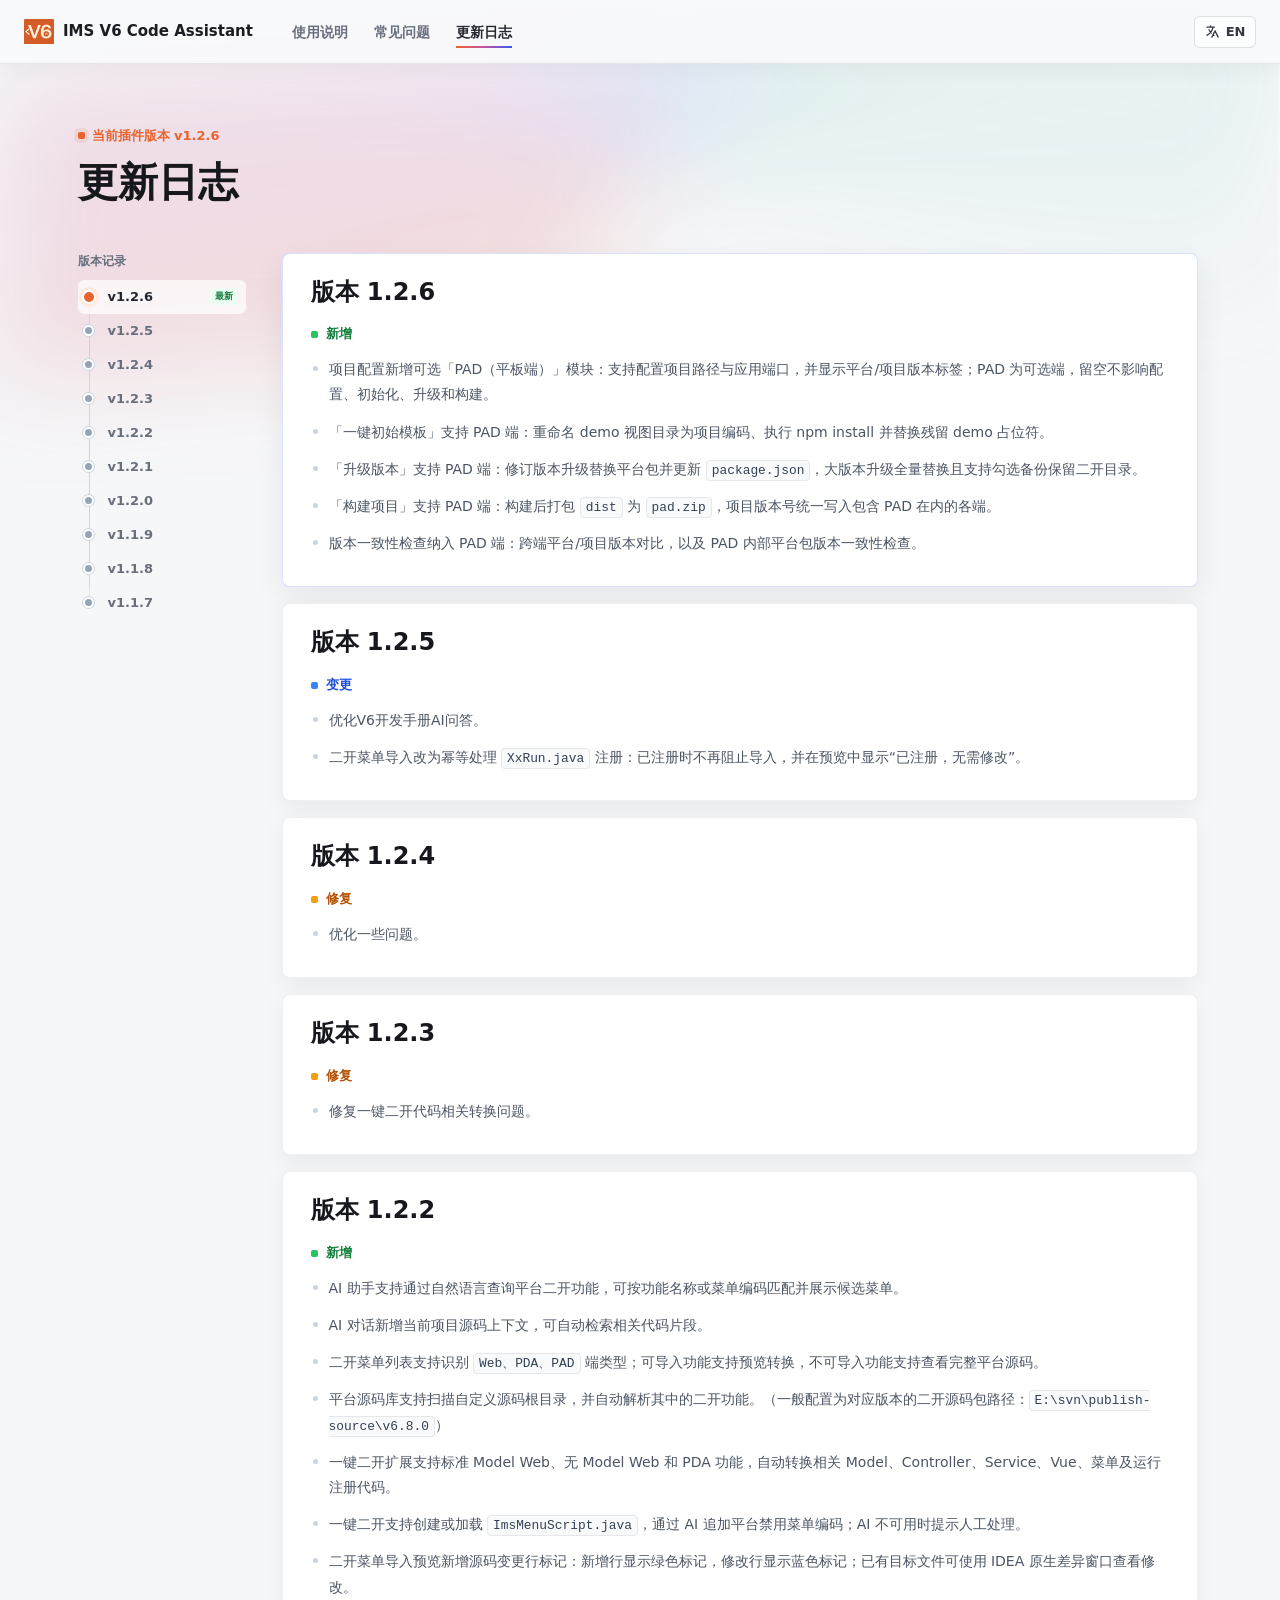
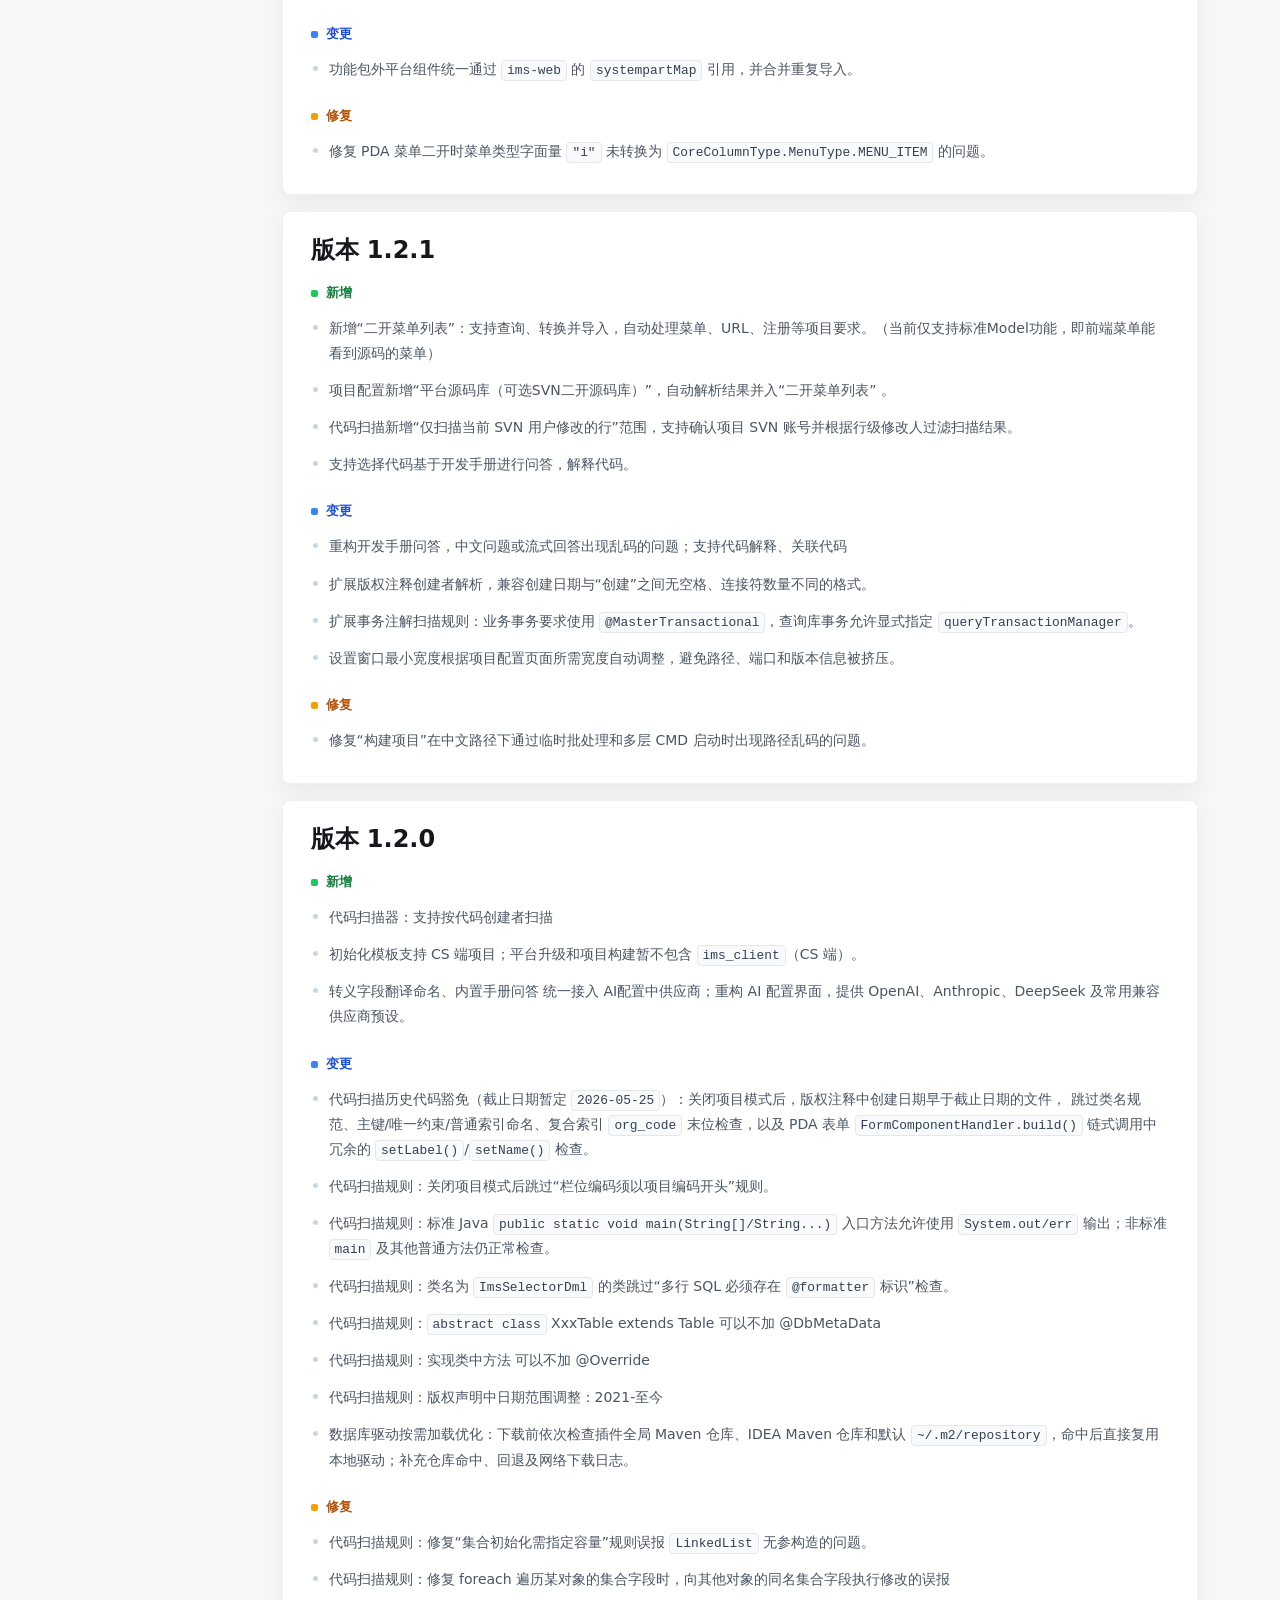
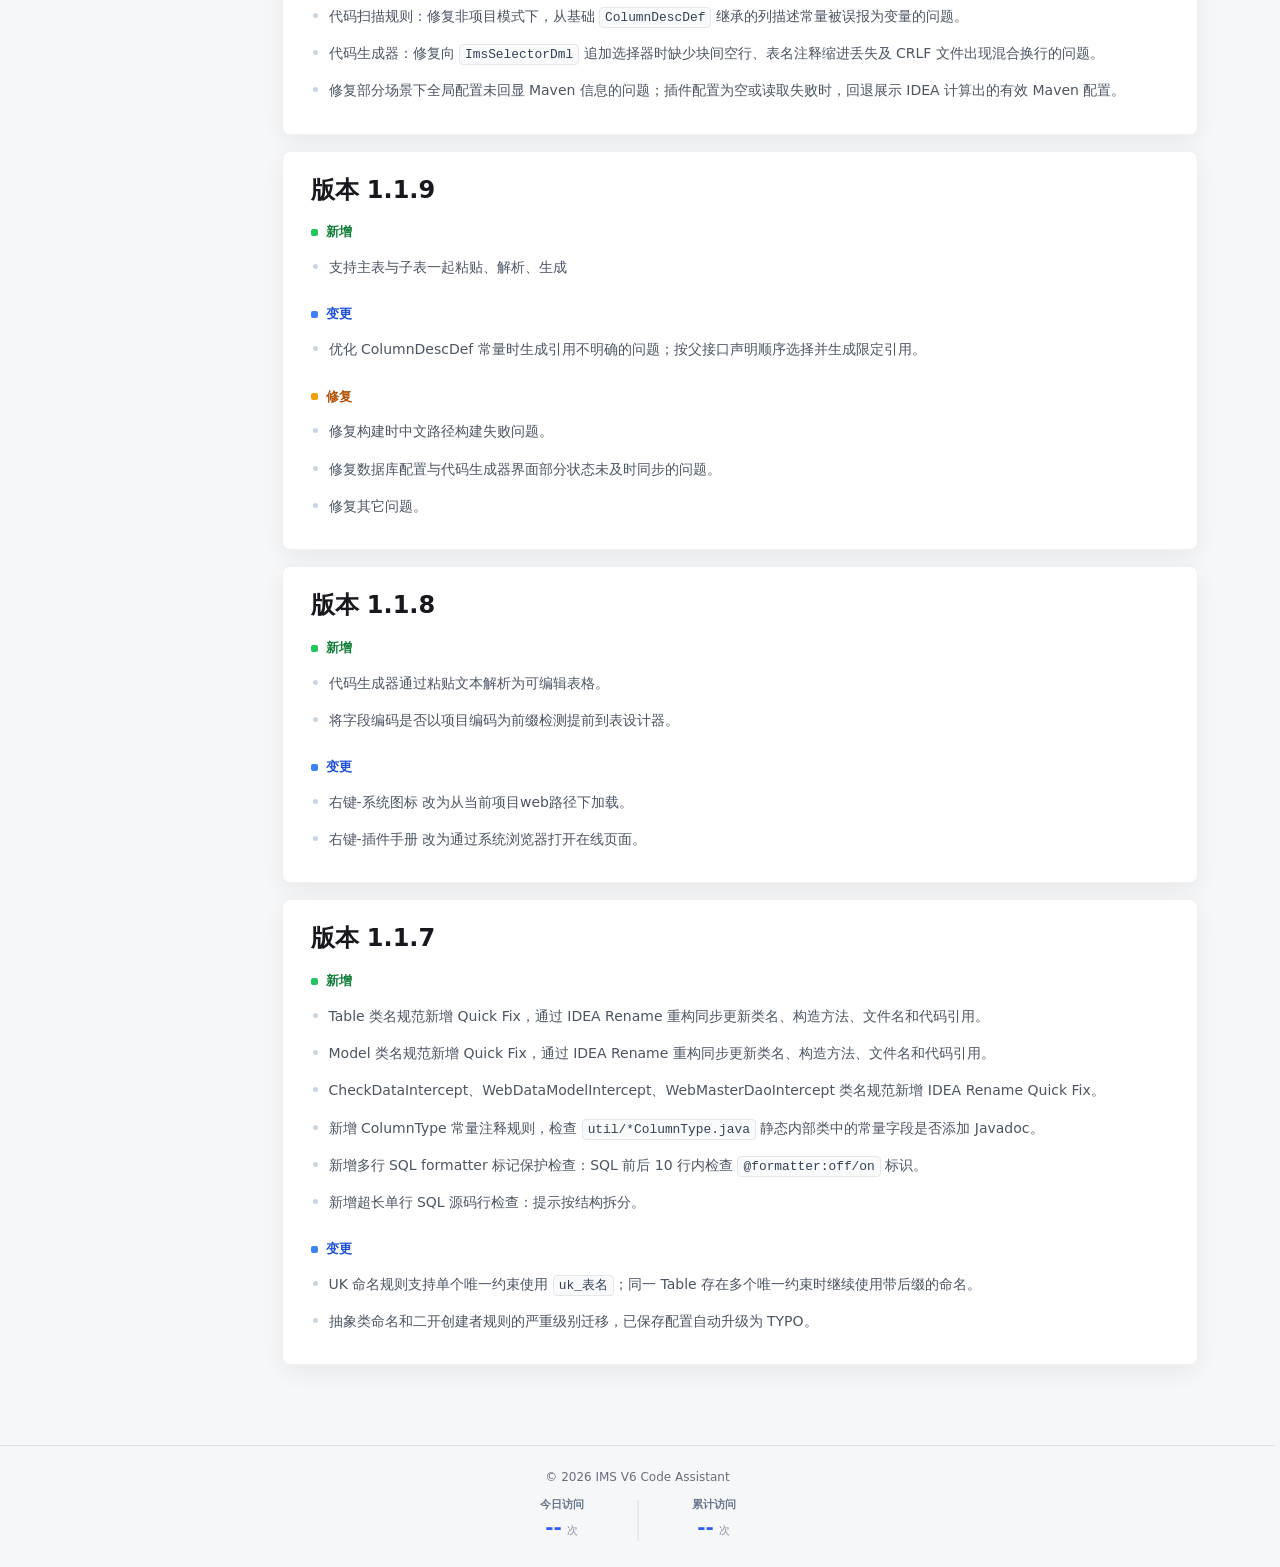
<file: change-notes.html>
<!DOCTYPE html>
<html lang="zh-CN">
<head>
<meta charset="UTF-8">
<meta name="viewport" content="width=device-width, initial-scale=1.0">
<meta name="description" content="IMS V6 Code Assistant 插件更新日志">
<meta property="og:image" content="share-preview.jpg">
<meta property="og:image:alt" content="IMS V6 Code Assistant 使用手册">
<link rel="icon" type="image/svg+xml" href="data:image/svg+xml,%3Csvg xmlns='http://www.w3.org/2000/svg' viewBox='0 0 32 32'%3E%3Crect width='32' height='32' rx='6' fill='%23D55C28'/%3E%3Ctext x='16' y='22' text-anchor='middle' font-family='system-ui,sans-serif' font-weight='bold' font-size='18' fill='%23FDEFD8'%3EV6%3C/text%3E%3C/svg%3E">
<title>更新日志 - IMS V6 Code Assistant</title>
<style>
:root {
    color-scheme: light;
    --text: #17181d;
    --muted: #676e7c;
    --line: rgba(23,24,29,0.1);
    --blue: #315cf4;
    --blue-soft: #eef1ff;
    --orange: #e9632e;
    --surface: #ffffff;
}
* { box-sizing: border-box; }
html { scroll-behavior: smooth; scrollbar-gutter: stable; }
body {
    margin: 0;
    min-height: 100vh;
    overflow-x: hidden;
    color: var(--text);
    background: #f6f7f9;
    font-family: system-ui, -apple-system, "Segoe UI", sans-serif;
    -webkit-font-smoothing: antialiased;
}
a { color: inherit; }
::-webkit-scrollbar { width: 5px; }
::-webkit-scrollbar-track { background: transparent; }
::-webkit-scrollbar-thumb { background: rgba(0,0,0,0.08); border-radius: 3px; }
::-webkit-scrollbar-thumb:hover { background: rgba(59,130,246,0.2); }
.page-shell { position: relative; width: min(100% - 48px, 1120px); margin: 0 auto; padding: 124px 0 80px; }
.page-shell::before {
    content: "";
    position: absolute;
    z-index: -1;
    top: 38px;
    left: 50%;
    width: 100vw;
    height: 300px;
    background: conic-gradient(from 222deg at 52% 44%, rgba(233,99,46,0.19), rgba(198,83,163,0.16), rgba(49,92,244,0.15), rgba(22,168,156,0.12), transparent 72%);
    filter: blur(52px);
    transform: translateX(-50%) skewY(-4deg);
    pointer-events: none;
}
.page-header { max-width: 720px; margin-bottom: 48px; }
.eyebrow {
    display: inline-flex;
    align-items: center;
    gap: 7px;
    margin-bottom: 14px;
    color: var(--orange);
    font-size: 13px;
    font-weight: 700;
}
.eyebrow-dot { width: 7px; height: 7px; border-radius: 2px; background: var(--orange); box-shadow: 0 0 0 4px rgba(233,99,46,0.11); }
h1 { margin: 0; font-size: 40px; line-height: 1.15; letter-spacing: 0; }
.notes-layout { display: grid; grid-template-columns: 168px minmax(0,1fr); gap: 36px; align-items: start; }
.version-nav { position: sticky; top: 72px; }
.version-nav-label { margin: 0 0 10px; color: var(--muted); font-size: 12px; font-weight: 700; text-transform: uppercase; }
.version-links { position: relative; display: grid; gap: 0; }
.version-links::before {
    content: "";
    position: absolute;
    z-index: 0;
    top: 14px;
    bottom: 14px;
    left: 11px;
    width: 1px;
    background: linear-gradient(to bottom, transparent, #cbd5e1 8%, #cbd5e1 92%, transparent);
}
.version-link {
    position: relative;
    z-index: 1;
    width: 100%;
    display: grid;
    grid-template-columns: 22px minmax(0, 1fr) auto;
    align-items: center;
    gap: 8px;
    min-height: 34px;
    padding: 0 8px 0 0;
    border: 0;
    border-radius: 6px;
    color: var(--muted);
    background: transparent;
    font-family: inherit;
    font-size: 13px;
    font-weight: 600;
    text-align: left;
    text-decoration: none;
    cursor: pointer;
}
.version-link:hover, .version-link.active { color: #24262f; background: rgba(255,255,255,0.7); }
.version-link:focus-visible { outline: 2px solid var(--blue); outline-offset: 2px; }
.version-marker {
    position: relative;
    width: 22px;
    height: 22px;
    display: grid;
    place-items: center;
}
.version-marker::before {
    content: "";
    width: 7px;
    height: 7px;
    border: 2px solid #fff;
    border-radius: 50%;
    background: #94a3b8;
    box-shadow: 0 0 0 1px #cbd5e1;
    transition: width 180ms ease, height 180ms ease, background 180ms ease, box-shadow 180ms ease;
}
.version-text { min-width: 0; }
.version-link:hover .version-marker::before { background: #64748b; }
.version-link.active .version-marker::before {
    width: 10px;
    height: 10px;
    background: var(--orange);
    box-shadow: 0 0 0 3px #ffeadf, 0 1px 4px rgba(233,99,46,0.25);
}
.version-link:first-child::after {
    content: attr(data-latest);
    padding: 2px 5px;
    border-radius: 4px;
    color: #15803d;
    background: #ecfdf3;
    font-size: 9px;
}
.release-list { min-width: 0; display: grid; gap: 16px; }
.release-card {
    min-width: 0;
    padding: 24px 28px;
    border: 1px solid rgba(0,0,0,0.06);
    border-radius: 8px;
    background: var(--surface);
    box-shadow: 0 8px 25px rgba(0,0,0,0.06);
    scroll-margin-top: 88px;
}
.release-card.is-active {
    border-color: rgba(49,92,244,0.18);
    box-shadow: 0 12px 32px rgba(23,24,29,0.07);
}
.release-card h3 { margin: 0 0 20px; font-size: 24px; line-height: 1.2; }
.release-card h4 {
    display: flex;
    align-items: center;
    gap: 8px;
    margin: 20px 0 8px;
    font-size: 13px;
    line-height: 1.3;
    text-transform: uppercase;
}
.release-card h4:first-of-type { margin-top: 0; }
.release-card h4::before { content: ""; width: 7px; height: 7px; border-radius: 2px; background: #94a3b8; }
.release-card h4.category-added { color: #15803d; }
.release-card h4.category-added::before { background: #22c55e; }
.release-card h4.category-changed { color: #1d4ed8; }
.release-card h4.category-changed::before { background: #3b82f6; }
.release-card h4.category-fixed { color: #b45309; }
.release-card h4.category-fixed::before { background: #f59e0b; }
.release-card ul { margin: 0; padding: 0; list-style: none; }
.release-card li { position: relative; padding: 6px 0 6px 18px; color: #4b5563; font-size: 14px; line-height: 1.8; overflow-wrap: anywhere; }
.release-card li::before { content: ""; position: absolute; top: 15px; left: 2px; width: 5px; height: 5px; border-radius: 50%; background: #cbd5e1; }
code { padding: 2px 5px; border: 1px solid #e5e7eb; border-radius: 4px; color: #334155; background: #f8fafc; font-family: Consolas, monospace; font-size: 0.92em; overflow-wrap: anywhere; }
#rawNotes > hr, .release-card hr { display: none; }
.site-footer { padding: 24px; border-top: 1px solid var(--line); color: var(--muted); text-align: center; font-size: 12px; }
@media (max-width: 760px) {
    .page-shell { width: min(100% - 32px, 1120px); }
    .page-shell { padding-top: 88px; }
    h1 { font-size: 32px; }
    .page-header { margin-bottom: 28px; }
    .notes-layout { display: block; }
    .version-nav { position: sticky; top: 60px; z-index: 20; margin: 0 -16px 14px; padding: 8px 16px; border-bottom: 1px solid var(--line); background: rgba(246,247,249,0.94); backdrop-filter: blur(16px); }
    .version-nav::after {
        content: "";
        position: absolute;
        z-index: 2;
        top: 0;
        right: 16px;
        bottom: 1px;
        width: 38px;
        pointer-events: none;
        background: linear-gradient(to right, rgba(246,247,249,0), rgba(246,247,249,0.98) 78%);
        opacity: 0;
        transition: opacity 180ms ease;
    }
    .version-nav::before {
        content: "";
        position: absolute;
        z-index: 3;
        top: 50%;
        right: 22px;
        width: 7px;
        height: 7px;
        border-top: 2px solid var(--blue);
        border-right: 2px solid var(--blue);
        pointer-events: none;
        transform: translateY(-50%) rotate(45deg);
        opacity: 0;
        transition: opacity 180ms ease;
    }
    .version-nav.has-overflow::before,
    .version-nav.has-overflow::after { opacity: 1; }
    .version-nav-label { display: none; }
    .version-links {
        display: flex;
        gap: 8px;
        overflow-x: auto;
        padding-right: 30px;
        scrollbar-width: none;
        scroll-padding-inline: 16px;
        scroll-snap-type: x proximity;
        touch-action: pan-x;
        -webkit-overflow-scrolling: touch;
        overscroll-behavior-x: contain;
        cursor: grab;
    }
    .version-links:active { cursor: grabbing; }
    .version-links::before { display: none; }
    .version-links::-webkit-scrollbar { display: none; }
    .version-link {
        flex: 0 0 104px;
        width: 104px;
        min-height: 40px;
        grid-template-columns: 20px minmax(0, 1fr);
        gap: 6px;
        padding: 0 10px;
        scroll-snap-align: start;
    }
    .version-link:first-child::after { display: none; }
    .release-card { padding: 20px 18px; scroll-margin-top: 118px; }
}
@media (prefers-reduced-motion: reduce) {
    html { scroll-behavior: auto; }
}
</style>
<link rel="stylesheet" href="shared-nav.css">
<script src="shared-nav.js"></script>
</head>
<body>
<shared-nav current-page="changelog"></shared-nav>

<main class="page-shell">
    <header class="page-header">
        <div class="eyebrow"><span class="eyebrow-dot"></span><span data-zh="当前插件版本 v1.2.6" data-en="Current plugin version v1.2.6">当前插件版本 v1.2.6</span></div>
        <h1 data-zh="更新日志" data-en="Changelog">更新日志</h1>
    </header>
    <div class="notes-layout">
        <aside class="version-nav" aria-label="Version navigation">
            <p class="version-nav-label" data-zh="版本记录" data-en="Versions">版本记录</p>
            <nav class="version-links" id="versionLinks" aria-label="版本记录"></nav>
        </aside>
        <section class="release-list" id="rawNotes" aria-label="Release notes">
<h3>Version 1.2.6</h3>
<h4>Added</h4>
<ul>
    <li>项目配置新增可选「PAD（平板端）」模块：支持配置项目路径与应用端口，并显示平台/项目版本标签；PAD 为可选端，留空不影响配置、初始化、升级和构建。</li>
    <li>「一键初始模板」支持 PAD 端：重命名 demo 视图目录为项目编码、执行 npm install 并替换残留 demo 占位符。</li>
    <li>「升级版本」支持 PAD 端：修订版本升级替换平台包并更新 <code>package.json</code>，大版本升级全量替换且支持勾选备份保留二开目录。</li>
    <li>「构建项目」支持 PAD 端：构建后打包 <code>dist</code> 为 <code>pad.zip</code>，项目版本号统一写入包含 PAD 在内的各端。</li>
    <li>版本一致性检查纳入 PAD 端：跨端平台/项目版本对比，以及 PAD 内部平台包版本一致性检查。</li>
</ul>

<hr/>
<h3>Version 1.2.5</h3>
<h4>Changed</h4>
<ul>
    <li>优化V6开发手册AI问答。</li>
    <li>二开菜单导入改为幂等处理 <code>XxRun.java</code> 注册：已注册时不再阻止导入，并在预览中显示“已注册，无需修改”。</li>
</ul>

<hr/>
<h3>Version 1.2.4</h3>
<h4>Fixed</h4>
<ul>
    <li>优化一些问题。</li>
</ul>

<hr/>
<h3>Version 1.2.3</h3>
<h4>Fixed</h4>
<ul>
    <li>修复一键二开代码相关转换问题。</li>
</ul>

<hr/>
<h3>Version 1.2.2</h3>
<h4>Added</h4>
<ul>
    <li>AI 助手支持通过自然语言查询平台二开功能，可按功能名称或菜单编码匹配并展示候选菜单。</li>
    <li>AI 对话新增当前项目源码上下文，可自动检索相关代码片段。</li>
    <li>二开菜单列表支持识别 <code>Web、PDA、PAD</code> 端类型；可导入功能支持预览转换，不可导入功能支持查看完整平台源码。</li>
    <li>平台源码库支持扫描自定义源码根目录，并自动解析其中的二开功能。（一般配置为对应版本的二开源码包路径：<code>E:\svn\publish-source\v6.8.0</code>）</li>
    <li>一键二开扩展支持标准 Model Web、无 Model Web 和 PDA 功能，自动转换相关 Model、Controller、Service、Vue、菜单及运行注册代码。</li>
    <li>一键二开支持创建或加载 <code>ImsMenuScript.java</code>，通过 AI 追加平台禁用菜单编码；AI 不可用时提示人工处理。</li>
    <li>二开菜单导入预览新增源码变更行标记：新增行显示绿色标记，修改行显示蓝色标记；已有目标文件可使用 IDEA 原生差异窗口查看修改。</li>
</ul>
<h4>Changed</h4>
<ul>
    <li>功能包外平台组件统一通过 <code>ims-web</code> 的 <code>systempartMap</code> 引用，并合并重复导入。</li>
</ul>
<h4>Fixed</h4>
<ul>
    <li>修复 PDA 菜单二开时菜单类型字面量 <code>"i"</code> 未转换为 <code>CoreColumnType.MenuType.MENU_ITEM</code> 的问题。</li>
</ul>

<hr/>
<h3>Version 1.2.1</h3>
<h4>Added</h4>
<ul>
    <li>新增“二开菜单列表”：支持查询、转换并导入，自动处理菜单、URL、注册等项目要求。（当前仅支持标准Model功能，即前端菜单能看到源码的菜单）</li>
    <li>项目配置新增“平台源码库（可选SVN二开源码库）”，自动解析结果并入“二开菜单列表” 。</li>
    <li>代码扫描新增“仅扫描当前 SVN 用户修改的行”范围，支持确认项目 SVN 账号并根据行级修改人过滤扫描结果。</li>
    <li>支持选择代码基于开发手册进行问答，解释代码。</li>
</ul>
<h4>Changed</h4>
<ul>
    <li>重构开发手册问答，中文问题或流式回答出现乱码的问题；支持代码解释、关联代码</li>
    <li>扩展版权注释创建者解析，兼容创建日期与“创建”之间无空格、连接符数量不同的格式。</li>
    <li>扩展事务注解扫描规则：业务事务要求使用 <code>@MasterTransactional</code>，查询库事务允许显式指定
        <code>queryTransactionManager</code>。</li>
    <li>设置窗口最小宽度根据项目配置页面所需宽度自动调整，避免路径、端口和版本信息被挤压。</li>
</ul>
<h4>Fixed</h4>
<ul>
    <li>修复“构建项目”在中文路径下通过临时批处理和多层 CMD 启动时出现路径乱码的问题。</li>
</ul>

<hr/>
<h3>Version 1.2.0</h3>
<h4>Added</h4>
<ul>
    <li>代码扫描器：支持按代码创建者扫描</li>
    <li>初始化模板支持 CS 端项目；平台升级和项目构建暂不包含 <code>ims_client</code>（CS 端）。</li>
    <li>转义字段翻译命名、内置手册问答 统一接入 AI配置中供应商；重构 AI 配置界面，提供 OpenAI、Anthropic、DeepSeek 及常用兼容供应商预设。</li>
</ul>
<h4>Changed</h4>
<ul>
    <li>代码扫描历史代码豁免（截止日期暂定 <code>2026-05-25</code>）：关闭项目模式后，版权注释中创建日期早于截止日期的文件，
        跳过类名规范、主键/唯一约束/普通索引命名、复合索引 <code>org_code</code> 末位检查，以及 PDA 表单
        <code>FormComponentHandler.build()</code> 链式调用中冗余的 <code>setLabel()</code>/<code>setName()</code> 检查。
    </li>
    <li>代码扫描规则：关闭项目模式后跳过“栏位编码须以项目编码开头”规则。</li>
    <li>代码扫描规则：标准 Java <code>public static void main(String[]/String...)</code> 入口方法允许使用
        <code>System.out/err</code> 输出；非标准 <code>main</code> 及其他普通方法仍正常检查。
    </li>
    <li>代码扫描规则：类名为 <code>ImsSelectorDml</code> 的类跳过“多行 SQL 必须存在 <code>@formatter</code> 标识”检查。</li>
    <li>代码扫描规则：<code>abstract class</code> XxxTable extends Table 可以不加 @DbMetaData </li>
    <li>代码扫描规则：实现类中方法 可以不加 @Override </li>
    <li>代码扫描规则：版权声明中日期范围调整：2021-至今 </li>
    <li>数据库驱动按需加载优化：下载前依次检查插件全局 Maven 仓库、IDEA Maven 仓库和默认
        <code>~/.m2/repository</code>，命中后直接复用本地驱动；补充仓库命中、回退及网络下载日志。
    </li>
</ul>
<h4>Fixed</h4>
<ul>
    <li>代码扫描规则：修复“集合初始化需指定容量”规则误报 <code>LinkedList</code> 无参构造的问题。</li>
    <li>代码扫描规则：修复 foreach 遍历某对象的集合字段时，向其他对象的同名集合字段执行修改的误报  </li>
    <li>代码扫描规则：修复非项目模式下，从基础 <code>ColumnDescDef</code> 继承的列描述常量被误报为变量的问题。</li>
    <li>代码生成器：修复向 <code>ImsSelectorDml</code> 追加选择器时缺少块间空行、表名注释缩进丢失及 CRLF 文件出现混合换行的问题。</li>
    <li>修复部分场景下全局配置未回显 Maven 信息的问题；插件配置为空或读取失败时，回退展示 IDEA 计算出的有效 Maven 配置。</li>
</ul>

<hr/>
<h3>Version 1.1.9</h3>
<h4>Added</h4>
<ul>
    <li>支持主表与子表一起粘贴、解析、生成</li>
</ul>
<h4>Changed</h4>
<ul>
    <li>优化 ColumnDescDef 常量时生成引用不明确的问题；按父接口声明顺序选择并生成限定引用。</li>
</ul>
<h4>Fixed</h4>
<ul>
    <li>修复构建时中文路径构建失败问题。</li>
    <li>修复数据库配置与代码生成器界面部分状态未及时同步的问题。</li>
    <li>修复其它问题。</li>
</ul>

<hr/>
<h3>Version 1.1.8</h3>
<h4>Added</h4>
<ul>
    <li>代码生成器通过粘贴文本解析为可编辑表格。</li>
    <li>将字段编码是否以项目编码为前缀检测提前到表设计器。</li>
</ul>
<h4>Changed</h4>
<ul>
    <li>右键-系统图标 改为从当前项目web路径下加载。</li>
    <li>右键-插件手册 改为通过系统浏览器打开在线页面。</li>
</ul>

<hr/>
<h3>Version 1.1.7</h3>
<h4>Added</h4>
<ul>
    <li>Table 类名规范新增 Quick Fix，通过 IDEA Rename 重构同步更新类名、构造方法、文件名和代码引用。</li>
    <li>Model 类名规范新增 Quick Fix，通过 IDEA Rename 重构同步更新类名、构造方法、文件名和代码引用。</li>
    <li>CheckDataIntercept、WebDataModelIntercept、WebMasterDaoIntercept 类名规范新增 IDEA Rename Quick Fix。</li>
    <li>新增 ColumnType 常量注释规则，检查 <code>util/*ColumnType.java</code> 静态内部类中的常量字段是否添加 Javadoc。</li>
    <li>新增多行 SQL formatter 标记保护检查：SQL 前后 10 行内检查 <code>@formatter:off/on</code> 标识。</li>
    <li>新增超长单行 SQL 源码行检查：提示按结构拆分。</li>
</ul>
<h4>Changed</h4>
<ul>
    <li>UK 命名规则支持单个唯一约束使用 <code>uk_表名</code>；同一 Table 存在多个唯一约束时继续使用带后缀的命名。</li>
    <li>抽象类命名和二开创建者规则的严重级别迁移，已保存配置自动升级为 TYPO。</li>
</ul>
</section>
</main>
<footer class="site-footer">
    <span data-zh="© 2026 IMS V6 Code Assistant" data-en="© 2026 IMS V6 Code Assistant">© 2026 IMS V6 Code Assistant</span>
    <script src="//cdn.busuanzi.cc/busuanzi/3.6.9/busuanzi.min.js" defer></script>
    <dl class="visit-stats">
        <div class="visit-stat">
            <dt class="visit-stat-label" data-zh="今日访问" data-en="Today">今日访问</dt>
            <dd class="visit-stat-reading"><span class="visit-stat-value" id="busuanzi_today_pv">--</span><span class="visit-stat-unit" data-zh="次" data-en="views">次</span></dd>
        </div>
        <div class="visit-stat">
            <dt class="visit-stat-label" data-zh="累计访问" data-en="All time">累计访问</dt>
            <dd class="visit-stat-reading"><span class="visit-stat-value" id="busuanzi_site_pv">--</span><span class="visit-stat-unit" data-zh="次" data-en="views">次</span></dd>
        </div>
    </dl>
</footer>
<script>
(function () {
    const STORAGE_KEY = 'ims-manual-lang';
    const dictionary = {
        'Version': 'Version',
        'Added': 'Added',
        'Changed': 'Changed',
        'Fixed': 'Fixed'
    };
    const releaseTranslations = {
        '1.2.6': [
            'Project settings now include an optional PAD (tablet) module. You can configure its project path and application port, and view platform and project version labels. Leaving PAD blank does not affect configuration, initialization, upgrades, or builds.',
            'One-Click Template Initialization now supports PAD: it renames the demo view directory to the project code, runs <code>npm install</code>, and replaces remaining demo placeholders.',
            'Version Upgrade now supports PAD. Patch upgrades replace platform packages and update <code>package.json</code>; major upgrades perform a full replacement and can back up and preserve selected secondary-development directories.',
            'Build Project now supports PAD. After building, it packages <code>dist</code> as <code>pad.zip</code> and writes a unified project version to every client, including PAD.',
            'Version consistency checks now include PAD, covering cross-client platform and project version comparisons as well as consistency among PAD platform package versions.'
        ],
        '1.2.5': [
            'Improves AI Q&amp;A for the V6 development manual.',
            'Secondary-development menu import now handles <code>XxRun.java</code> registration idempotently. Existing registrations no longer block imports, and the preview displays “Already registered; no changes required.”'
        ],
        '1.2.4': [
            'Optimizes several issues.'
        ],
        '1.2.3': [
            'Fixes code conversion issues in one-click secondary development.'
        ],
        '1.2.2': [
            'The AI assistant now supports natural-language queries for platform secondary-development features, matching by feature name or menu code and displaying candidate menus.',
            'AI conversations now include source context from the current project and can automatically retrieve relevant code snippets.',
            'The secondary-development menu list now recognizes <code>Web, PDA, and PAD</code> client types. Importable features support conversion previews, while non-importable features allow viewing the complete platform source.',
            'The platform source repository can now scan a custom source root and automatically parse secondary-development features within it. This is typically configured to the source-package path for the corresponding version, such as <code>E:\\svn\\publish-source\\v6.8.0</code>.',
            'One-click secondary-development extension now supports standard Model Web, model-less Web, and PDA features, automatically converting related Model, Controller, Service, Vue, menu, and runtime-registration code.',
            'One-click secondary development can now create or load <code>ImsMenuScript.java</code> and use AI to append disabled platform menu codes. When AI is unavailable, it prompts for manual handling.',
            'The secondary-development menu import preview now marks changed source lines: added lines use green markers and modified lines use blue markers. Existing target files can be reviewed in IDEA\'s native diff window.',
            'Platform components outside the feature package are now consistently referenced through <code>ims-web</code>\'s <code>systempartMap</code>, with duplicate imports merged.',
            'Fixes the PDA menu type literal <code>"i"</code> not being converted to <code>CoreColumnType.MenuType.MENU_ITEM</code> during secondary development.'
        ],
        '1.2.1': [
            'Adds a secondary-development menu list that supports querying, converting, and importing menus while automatically handling menu, URL, registration, and other project requirements. Standard Model features are currently supported only, meaning menus whose source is visible in the frontend.',
            'Adds an optional platform source repository (SVN secondary-development source repository) to project settings; parsed results are automatically included in the secondary-development menu list.',
            'Adds a code-scan scope that scans only lines modified by the current SVN user, with project SVN account confirmation and filtering by line-level author.',
            'Allows selected code to be used for Q&amp;A based on the development manual and code explanation.',
            'Refactors development-manual Q&amp;A to fix garbled Chinese questions and streaming answers, and adds code explanation and related-code support.',
            'Expands copyright-comment creator parsing to support formats with no space between the creation date and “Created”, as well as varying numbers of separators.',
            'Expands transaction-annotation scanning: business transactions must use <code>@MasterTransactional</code>, while query-database transactions may explicitly specify <code>queryTransactionManager</code>.',
            'Automatically adjusts the settings window minimum width to the width required by the project settings page, preventing paths, ports, and version information from being compressed.',
            'Fixes garbled paths when “Build Project” starts through a temporary batch file and multiple layers of CMD under Chinese paths.'
        ],
        '1.2.0': [
            'The code scanner now supports scanning by code creator.',
            'Initialization templates now support CS projects. Platform upgrades and project builds do not currently include <code>ims_client</code> (CS).',
            'Escaped-field translation naming and built-in manual Q&amp;A now use providers configured in AI settings. The AI settings interface has been refactored with presets for OpenAI, Anthropic, DeepSeek, and commonly used compatible providers.',
            'When Project Mode is disabled, files whose copyright comments have a creation date earlier than <code>2026-05-25</code> skip class-name checks, primary-key, unique-constraint, and regular-index naming checks, the check requiring <code>org_code</code> to be the last field in composite indexes, and redundant <code>setLabel()</code>/<code>setName()</code> calls in PDA form <code>FormComponentHandler.build()</code> chains.',
            'When Project Mode is disabled, the rule requiring field codes to start with the project code is skipped.',
            'Standard Java <code>public static void main(String[]/String...)</code> entry methods may use <code>System.out/err</code> for output. Non-standard <code>main</code> methods and other regular methods are still checked.',
            'Classes named <code>ImsSelectorDml</code> now skip the check requiring multiline SQL to include an <code>@formatter</code> marker.',
            'An <code>abstract class XxxTable</code> that extends <code>Table</code> no longer requires <code>@DbMetaData</code>.',
            'Methods in implementation classes no longer require <code>@Override</code>.',
            'The date range in copyright notices is updated to 2021 through the present.',
            'Optimizes on-demand database driver loading by checking the plugin-wide Maven repository, the IDEA Maven repository, and the default <code>~/.m2/repository</code> before downloading. Matching local drivers are reused, with additional logging for repository matches, fallbacks, and network downloads.',
            'Fixes a false positive where the collection-capacity rule reported no-argument <code>LinkedList</code> constructors.',
            'Fixes a false positive when a foreach loop iterates over one object\'s collection field while modifying a same-named collection field on another object.',
            'Fixes inherited column-description constants from the base <code>ColumnDescDef</code> being incorrectly reported as variables when Project Mode is disabled.',
            'Fixes missing blank lines between blocks, lost indentation in table-name comments, and mixed line endings in CRLF files when appending selectors to <code>ImsSelectorDml</code>.',
            'Fixes Maven information not being restored in the global settings in some cases. When the plugin configuration is empty or cannot be read, the effective Maven configuration calculated by IDEA is shown instead.'
        ],
        '1.1.9': [
            'Supports pasting, parsing, and generating primary and child tables together.',
            'Fixes ambiguous references generated for ColumnDescDef constants by selecting according to parent-interface declaration order and generating qualified references.',
            'Fixes build failures when paths contain Chinese characters.',
            'Fixes delayed state synchronization in parts of the database configuration and code generator interfaces.',
            'Fixes other issues.'
        ],
        '1.1.8': [
            'The code generator now parses pasted text into an editable table.',
            'Moves validation of whether field codes use the project code as a prefix to the table designer.',
            'The context-menu System Icons action now loads icons from the current project\'s web path.',
            'The context-menu Plugin Manual action now opens the online page in the system browser.'
        ],
        '1.1.7': [
            'Adds a Quick Fix for the Table class naming rule. IDEA Rename refactoring updates the class name, constructors, file name, and code references together.',
            'Adds a Quick Fix for the Model class naming rule. IDEA Rename refactoring updates the class name, constructors, file name, and code references together.',
            'Adds IDEA Rename Quick Fixes for the CheckDataIntercept, WebDataModelIntercept, and WebMasterDaoIntercept class naming rules.',
            'Adds a ColumnType constant documentation rule that checks whether constant fields in static inner classes under <code>util/*ColumnType.java</code> have Javadoc.',
            'Adds formatter marker validation for multiline SQL by checking for <code>@formatter:off/on</code> within 10 lines before and after the SQL.',
            'Adds a source-line check for overly long single-line SQL and recommends splitting it by structure.',
            'The UK naming rule now allows a single unique constraint to use <code>uk_table_name</code>. When a Table has multiple unique constraints, suffixed names are still required.',
            'Migrates the severity of the abstract class naming and secondary-development creator rules. Saved settings are automatically upgraded to TYPO.'
        ]
    };
    const root = document.getElementById('rawNotes');
    const cards = [];
    let currentCard = null;
    Array.from(root.children).forEach(function (node) {
        if (node.tagName === 'H3') {
            currentCard = document.createElement('article');
            currentCard.className = 'release-card';
            currentCard.id = 'release-' + node.textContent.replace(/[^0-9.]/g, '').replace(/\./g, '-');
            root.replaceChild(currentCard, node);
            currentCard.appendChild(node);
            cards.push(currentCard);
        } else if (node.tagName === 'HR') {
            node.remove();
        } else if (currentCard) {
            currentCard.appendChild(node);
        }
    });

    cards.forEach(function (card) {
        const versionHeading = card.querySelector('h3');
        const version = versionHeading.textContent.replace(/^Version\s+/, '');
        const translations = releaseTranslations[version] || [];
        versionHeading.dataset.zh = '版本 ' + version;
        versionHeading.dataset.en = 'Version ' + version;
        card.querySelectorAll('h4').forEach(function (heading) {
            const key = heading.textContent.trim();
            heading.classList.add('category-' + key.toLowerCase());
            heading.dataset.zh = key === 'Added' ? '新增' : key === 'Changed' ? '变更' : key === 'Fixed' ? '修复' : key;
            heading.dataset.en = dictionary[key] || key;
        });
        card.querySelectorAll('li').forEach(function (item, index) {
            item.dataset.zhHtml = item.innerHTML;
            item.dataset.enHtml = translations[index] || item.innerHTML;
        });
    });

    const links = document.getElementById('versionLinks');
    cards.forEach(function (card, index) {
        const link = document.createElement('a');
        const marker = document.createElement('span');
        const label = document.createElement('span');
        link.className = 'version-link';
        link.id = 'version-tab-' + index;
        link.href = '#' + card.id;
        marker.className = 'version-marker';
        marker.setAttribute('aria-hidden', 'true');
        label.className = 'version-text';
        label.textContent = card.querySelector('h3').textContent.replace(/^Version\s+/, 'v');
        link.appendChild(marker);
        link.appendChild(label);
        if (index === 0) link.dataset.latest = 'Latest';
        links.appendChild(link);
        card.setAttribute('aria-labelledby', link.id);
    });

    const allLinks = Array.from(links.querySelectorAll('.version-link'));
    const versionNav = links.closest('.version-nav');
    function updateVersionScrollHint() {
        if (!versionNav) return;
        const canScroll = links.scrollWidth > links.clientWidth + 1;
        const isAtEnd = links.scrollLeft + links.clientWidth >= links.scrollWidth - 2;
        versionNav.classList.toggle('has-overflow', canScroll && !isAtEnd);
    }

    links.addEventListener('scroll', updateVersionScrollHint, { passive: true });
    window.addEventListener('resize', updateVersionScrollHint);

    let currentIndex = -1;
    function setActiveVersion(activeIndex, updateUrl) {
        if (activeIndex < 0 || activeIndex >= cards.length) activeIndex = 0;
        if (activeIndex === currentIndex) {
            if (updateUrl) history.replaceState(null, '', '#' + cards[activeIndex].id);
            return;
        }
        currentIndex = activeIndex;
        cards.forEach(function (card, index) {
            const isActive = index === activeIndex;
            card.classList.toggle('is-active', isActive);
        });
        allLinks.forEach(function (link, index) {
            const isActive = index === activeIndex;
            link.classList.toggle('active', isActive);
            if (isActive) link.setAttribute('aria-current', 'true');
            else link.removeAttribute('aria-current');
        });
        const activeLink = allLinks[activeIndex];
        if (activeLink && links.scrollWidth > links.clientWidth) {
            const targetLeft = activeLink.offsetLeft - (links.clientWidth - activeLink.offsetWidth) / 2;
            links.scrollTo({ left: targetLeft, behavior: 'auto' });
        }
        updateVersionScrollHint();
        if (updateUrl) history.replaceState(null, '', '#' + cards[activeIndex].id);
    }

    let navigationTarget = -1;
    let navigationFallback = 0;
    function goToVersion(index, focusLink) {
        navigationTarget = index;
        window.clearTimeout(navigationFallback);
        setActiveVersion(index, true);
        cards[index].scrollIntoView({
            behavior: window.matchMedia('(prefers-reduced-motion: reduce)').matches ? 'auto' : 'smooth',
            block: 'start'
        });
        navigationFallback = window.setTimeout(function () {
            navigationTarget = -1;
            syncActiveVersion();
        }, 1800);
        if (focusLink) allLinks[index].focus();
    }

    allLinks.forEach(function (link, index) {
        link.addEventListener('click', function (event) {
            event.preventDefault();
            goToVersion(index, false);
        });
        link.addEventListener('keydown', function (event) {
            const keys = ['ArrowDown', 'ArrowUp', 'ArrowRight', 'ArrowLeft', 'Home', 'End'];
            if (!keys.includes(event.key)) return;
            event.preventDefault();
            let nextIndex = index;
            if (event.key === 'Home') nextIndex = 0;
            else if (event.key === 'End') nextIndex = allLinks.length - 1;
            else if (event.key === 'ArrowDown' || event.key === 'ArrowRight') nextIndex = (index + 1) % allLinks.length;
            else nextIndex = (index - 1 + allLinks.length) % allLinks.length;
            goToVersion(nextIndex, true);
        });
    });

    const initialIndex = Math.max(0, cards.findIndex(function (card) {
        return '#' + card.id === location.hash;
    }));
    setActiveVersion(initialIndex, false);
    if (location.hash && cards[initialIndex]) {
        requestAnimationFrame(function () {
            cards[initialIndex].scrollIntoView({ behavior: 'instant', block: 'start' });
        });
    }

    let scrollFrame = 0;
    function syncActiveVersion() {
        scrollFrame = 0;
        if (navigationTarget >= 0) return;
        const offset = window.innerWidth <= 760 ? 126 : 96;
        let activeIndex = 0;
        cards.forEach(function (card, index) {
            if (card.getBoundingClientRect().top <= offset) activeIndex = index;
        });
        if (window.scrollY + window.innerHeight >= document.documentElement.scrollHeight - 2) {
            activeIndex = cards.length - 1;
        }
        setActiveVersion(activeIndex, false);
    }

    window.addEventListener('scroll', function () {
        if (!scrollFrame) scrollFrame = requestAnimationFrame(syncActiveVersion);
    }, { passive: true });
    window.addEventListener('scrollend', function () {
        if (navigationTarget < 0) return;
        navigationTarget = -1;
        window.clearTimeout(navigationFallback);
        syncActiveVersion();
    });

    function applyLanguage(lang) {
        document.documentElement.lang = lang === 'zh' ? 'zh-CN' : 'en';
        document.querySelectorAll('[data-zh][data-en]').forEach(function (node) {
            node.textContent = lang === 'zh' ? node.dataset.zh : node.dataset.en;
        });
        document.querySelectorAll('[data-zh-html][data-en-html]').forEach(function (node) {
            node.innerHTML = lang === 'zh' ? node.dataset.zhHtml : node.dataset.enHtml;
        });
        document.title = lang === 'zh' ? '更新日志 - IMS V6 Code Assistant' : 'Changelog - IMS V6 Code Assistant';
        const latestLink = links.querySelector('.version-link');
        if (latestLink) latestLink.dataset.latest = lang === 'zh' ? '最新' : 'Latest';
        document.getElementById('langLabel').textContent = lang === 'zh' ? 'EN' : '中';
        document.getElementById('langToggle').title = lang === 'zh' ? 'Switch to English' : '切换到中文';
    }

    let lang = localStorage.getItem(STORAGE_KEY) || 'zh';
    applyLanguage(lang);
    document.getElementById('langToggle').addEventListener('click', function () {
        lang = lang === 'zh' ? 'en' : 'zh';
        localStorage.setItem(STORAGE_KEY, lang);
        applyLanguage(lang);
    });
})();
</script>
</body>
</html>
</file>
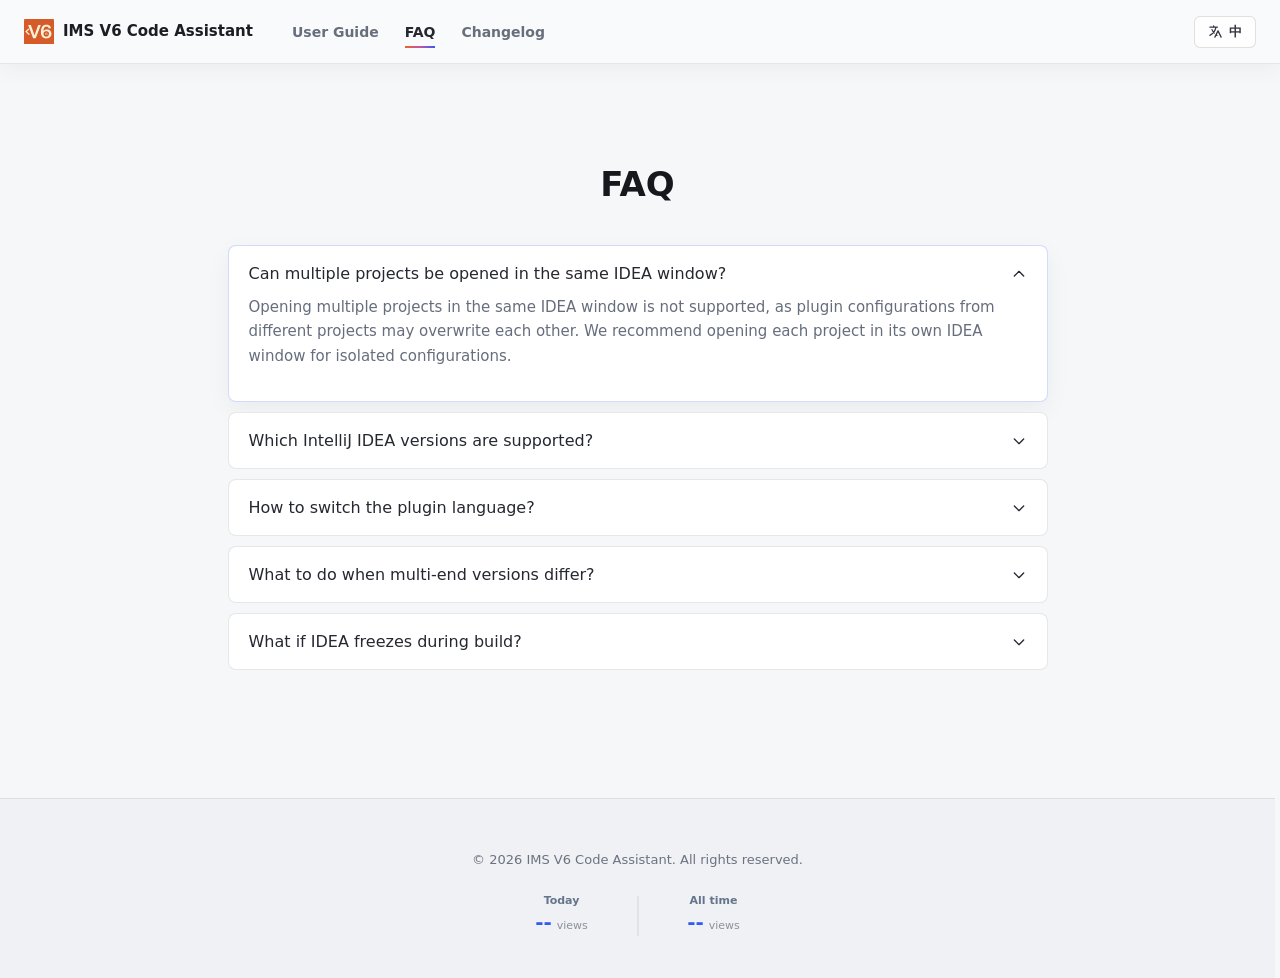
<file: faq.html>
<!DOCTYPE html>
<html lang="zh-CN" class="scroll-smooth">
<head>
<meta charset="UTF-8">
<meta name="viewport" content="width=device-width, initial-scale=1.0">
<link rel="icon" type="image/svg+xml" href="data:image/svg+xml,%3Csvg xmlns='http://www.w3.org/2000/svg' viewBox='0 0 32 32'%3E%3Crect width='32' height='32' rx='6' fill='%23D55C28'/%3E%3Ctext x='16' y='22' text-anchor='middle' font-family='system-ui,sans-serif' font-weight='bold' font-size='18' fill='%23FDEFD8'%3EV6%3C/text%3E%3C/svg%3E">
<title>常见问题 - IMS V6 Code Assistant</title>
<meta name="description" content="IMS V6 Code Assistant 常见问题与解决方法。">
<link rel="stylesheet" href="site.css">
<link rel="stylesheet" href="shared-nav.css">
<script src="shared-nav.js"></script>
</head>
<body class="antialiased">
<shared-nav current-page="faq"></shared-nav>
<main class="shared-nav-offset"><div class="max-w-7xl mx-auto px-6">
<section id="faq" class="py-12 max-w-3xl mx-auto scroll-mt-16">
    <h2 class="text-2xl font-bold mb-10 text-center" style="color:#1f2937">常见问题</h2>
    <div class="space-y-3"><details class="glass-card rounded-xl p-4 group" open>
            <summary class="flex items-center justify-between cursor-pointer font-medium" style="color:#1f2937">是否支持在同一 IDEA 窗口中打开多个项目？
                <svg class="w-4 h-4 flex-shrink-0 ml-2 group-open:rotate-180 transition-transform" fill="none" stroke="currentColor" viewBox="0 0 24 24"><path stroke-linecap="round" stroke-linejoin="round" stroke-width="2" d="M19 9l-7 7-7-7"/></svg>
            </summary>
            <p class="mt-3 text-sm leading-relaxed" style="color:#6b7280">暂不支持在同一 IDEA 窗口中同时打开或附加多个项目，否则不同项目的插件配置可能互相覆盖。建议每个项目使用独立的 IDEA 窗口打开，确保配置相互隔离。</p>
        </details><details class="glass-card rounded-xl p-4 group">
            <summary class="flex items-center justify-between cursor-pointer font-medium" style="color:#1f2937">插件支持哪些 IntelliJ IDEA 版本？
                <svg class="w-4 h-4 flex-shrink-0 ml-2 group-open:rotate-180 transition-transform" fill="none" stroke="currentColor" viewBox="0 0 24 24"><path stroke-linecap="round" stroke-linejoin="round" stroke-width="2" d="M19 9l-7 7-7-7"/></svg>
            </summary>
            <p class="mt-3 text-sm leading-relaxed" style="color:#6b7280">支持 IntelliJ IDEA 2023.1 及以上版本，包括 Ultimate 和 Community 版本。</p>
        </details><details class="glass-card rounded-xl p-4 group">
            <summary class="flex items-center justify-between cursor-pointer font-medium" style="color:#1f2937">如何切换插件语言？
                <svg class="w-4 h-4 flex-shrink-0 ml-2 group-open:rotate-180 transition-transform" fill="none" stroke="currentColor" viewBox="0 0 24 24"><path stroke-linecap="round" stroke-linejoin="round" stroke-width="2" d="M19 9l-7 7-7-7"/></svg>
            </summary>
            <p class="mt-3 text-sm leading-relaxed" style="color:#6b7280">在配置面板中可以切换中文/英文，切换后整个插件界面（包括菜单、对话框、通知、手册）都会实时更新。</p>
        </details><details class="glass-card rounded-xl p-4 group">
            <summary class="flex items-center justify-between cursor-pointer font-medium" style="color:#1f2937">多端版本不一致怎么办？
                <svg class="w-4 h-4 flex-shrink-0 ml-2 group-open:rotate-180 transition-transform" fill="none" stroke="currentColor" viewBox="0 0 24 24"><path stroke-linecap="round" stroke-linejoin="round" stroke-width="2" d="M19 9l-7 7-7-7"/></svg>
            </summary>
            <p class="mt-3 text-sm leading-relaxed" style="color:#6b7280">配置面板会自动检测多端版本，不一致时弹出警告通知。你可以使用「升级版本」功能统一升级，或在「构建项目」时强制统一版本号。</p>
        </details><details class="glass-card rounded-xl p-4 group">
            <summary class="flex items-center justify-between cursor-pointer font-medium" style="color:#1f2937">构建时 IDEA 卡死怎么办？
                <svg class="w-4 h-4 flex-shrink-0 ml-2 group-open:rotate-180 transition-transform" fill="none" stroke="currentColor" viewBox="0 0 24 24"><path stroke-linecap="round" stroke-linejoin="round" stroke-width="2" d="M19 9l-7 7-7-7"/></svg>
            </summary>
            <p class="mt-3 text-sm leading-relaxed" style="color:#6b7280">IMS V6 Code Assistant 使用独立 cmd 窗口执行 make，不占用 IDEA 内存。如果仍然卡顿，请检查项目路径配置是否正确。</p>
        </details></div>
</section>
</div></main>
<footer class="w-full py-10 mt-8 border-t border-gray-200" role="contentinfo">
    <div class="max-w-6xl mx-auto px-4 flex flex-col items-center justify-center text-center">
        <p class="text-xs" style="color:#6b7280">© 2026 IMS V6 Code Assistant. All rights reserved.</p>
        <script src="//cdn.busuanzi.cc/busuanzi/3.6.9/busuanzi.min.js" defer></script>
        <dl class="visit-stats">
            <div class="visit-stat">
                <dt class="visit-stat-label" data-zh="今日访问" data-en="Today">今日访问</dt>
                <dd class="visit-stat-reading"><span class="visit-stat-value" id="busuanzi_today_pv">--</span><span class="visit-stat-unit" data-zh="次" data-en="views">次</span></dd>
            </div>
            <div class="visit-stat">
                <dt class="visit-stat-label" data-zh="累计访问" data-en="All time">累计访问</dt>
                <dd class="visit-stat-reading"><span class="visit-stat-value" id="busuanzi_site_pv">--</span><span class="visit-stat-unit" data-zh="次" data-en="views">次</span></dd>
            </div>
        </dl>
    </div>
</footer>

<button id="backToTop" class="back-to-top" aria-label="回到顶部" title="回到顶部">
    <svg class="w-4 h-4" fill="none" stroke="currentColor" viewBox="0 0 24 24"><path stroke-linecap="round" stroke-linejoin="round" stroke-width="2.5" d="M5 15l7-7 7 7"/></svg>
</button>
<script src="site.js"></script>
</body>
</html>
</file>
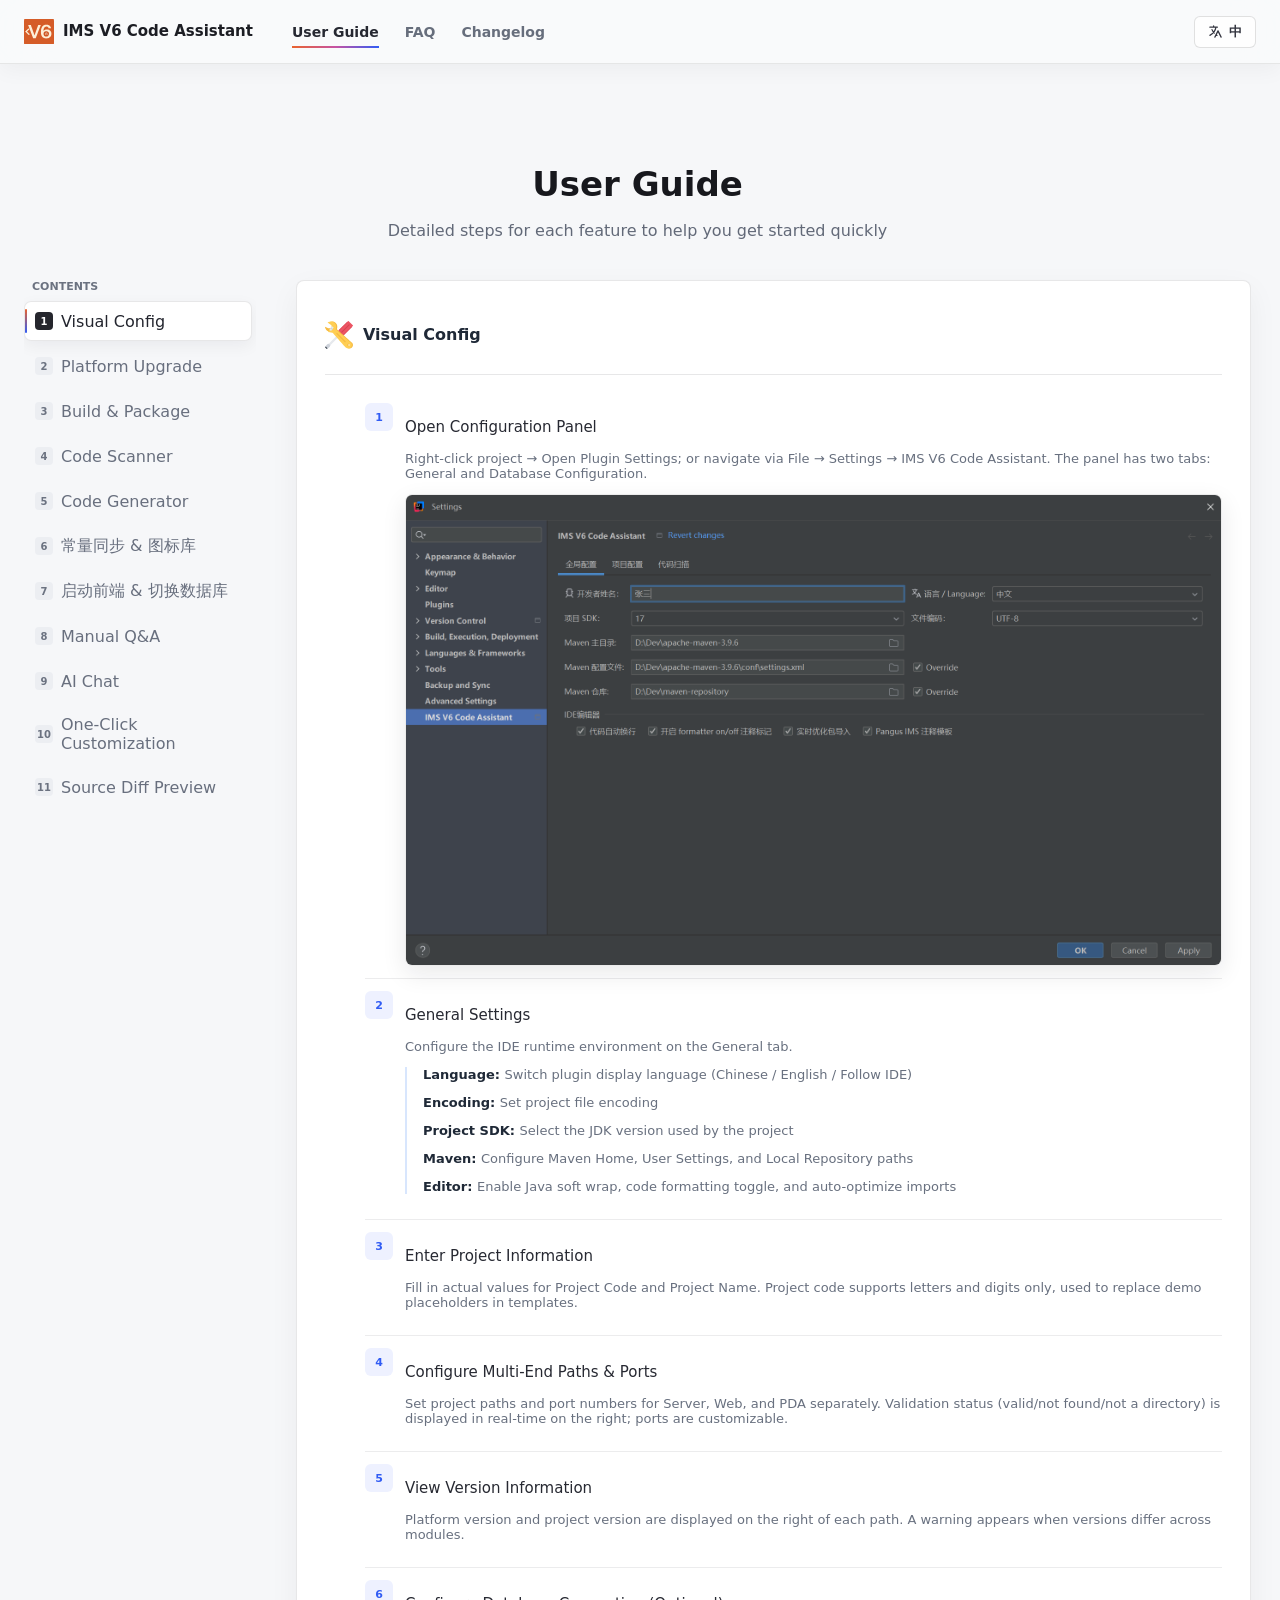
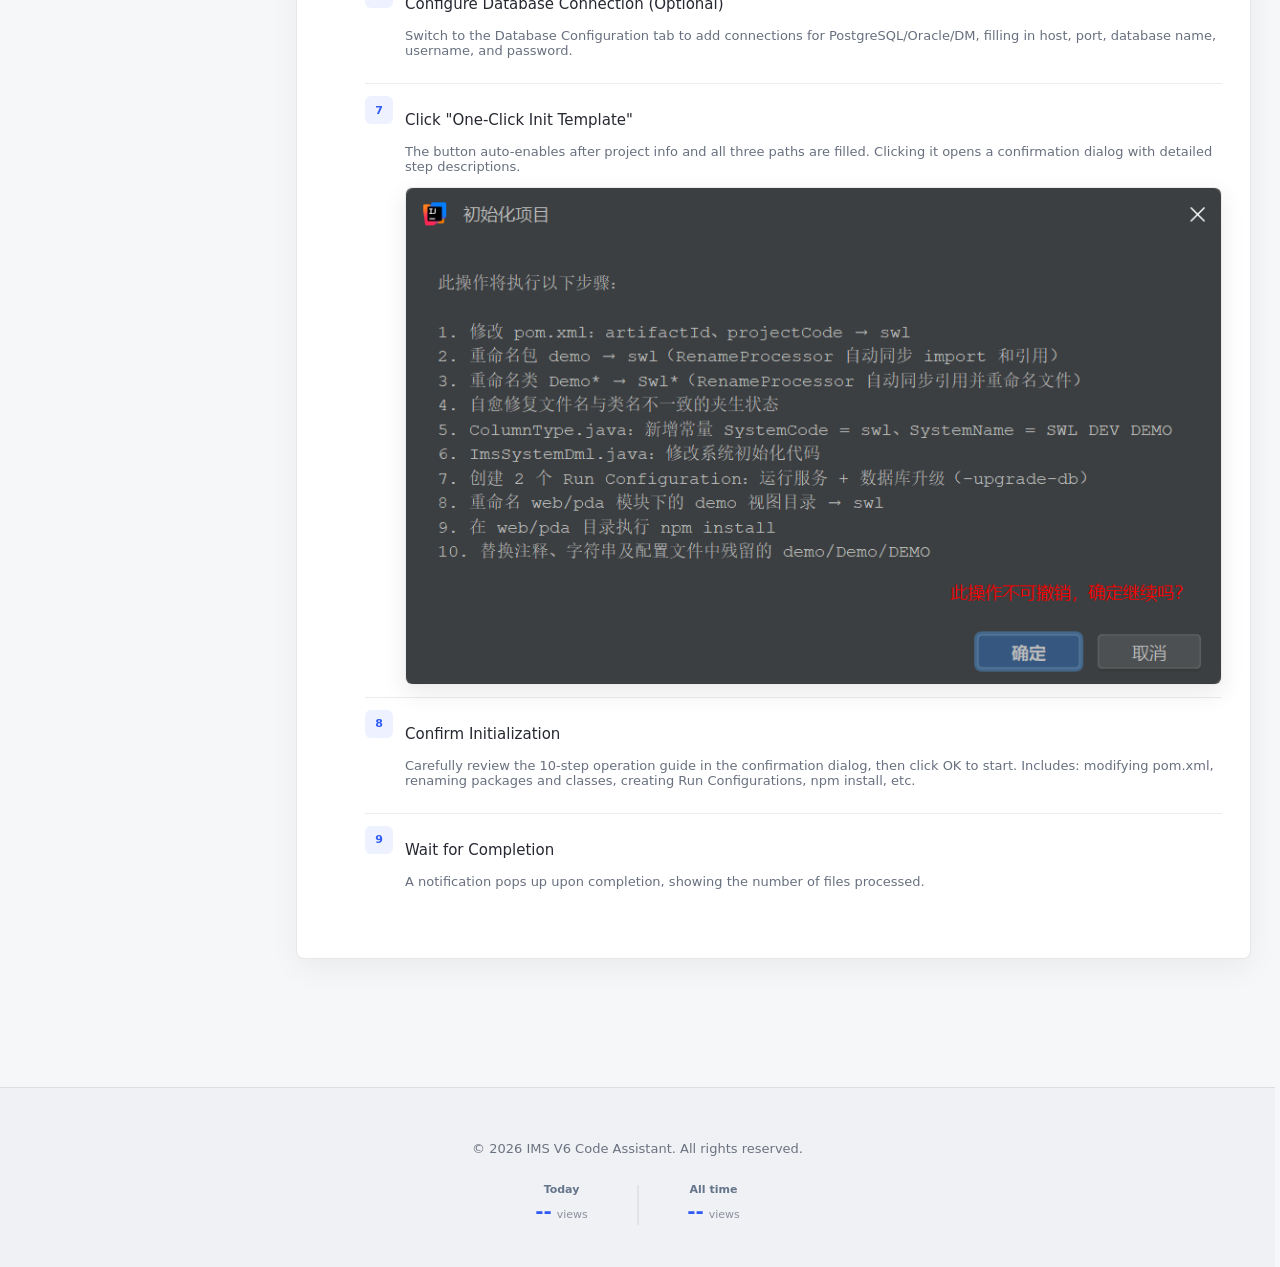
<file: manual.html>
<!DOCTYPE html>
<html lang="zh-CN" class="scroll-smooth">
<head>
<meta charset="UTF-8">
<meta name="viewport" content="width=device-width, initial-scale=1.0">
<link rel="icon" type="image/svg+xml" href="data:image/svg+xml,%3Csvg xmlns='http://www.w3.org/2000/svg' viewBox='0 0 32 32'%3E%3Crect width='32' height='32' rx='6' fill='%23D55C28'/%3E%3Ctext x='16' y='22' text-anchor='middle' font-family='system-ui,sans-serif' font-weight='bold' font-size='18' fill='%23FDEFD8'%3EV6%3C/text%3E%3C/svg%3E">
<title>使用说明 - IMS V6 Code Assistant</title>
<meta name="description" content="IMS V6 Code Assistant 功能操作手册与详细使用步骤。">
<link rel="stylesheet" href="site.css">
<link rel="stylesheet" href="shared-nav.css">
<script src="shared-nav.js"></script>
</head>
<body class="antialiased">
<shared-nav current-page="manual"></shared-nav>
<main class="shared-nav-offset"><div class="max-w-7xl mx-auto px-6">
<section id="manual" class="py-12 scroll-mt-16">
    <h2 class="text-2xl font-bold mb-3 text-center" style="color:#1f2937">使用说明</h2>
    <p class="text-center mb-10 max-w-2xl mx-auto" style="color:#6b7280">每个功能的详细操作步骤，帮助你快速上手</p>
    <div class="manual-layout">
        <div class="manual-sidebar w-48 flex-shrink-0 sticky top-14 max-h-[calc(100vh-4rem)] overflow-y-auto">
            <div class="text-2xs font-semibold uppercase tracking-wider mb-2 px-2" style="color:#6b7280">功能目录</div>
            <div class="manual-sidebar-list" role="tablist" aria-label="功能目录">
                <button class="sidebar-nav-item flex items-center gap-2 text-sm active" id="manual-tab-settings" type="button" role="tab" aria-selected="true" aria-controls="section-settings" data-section="settings"><span class="nav-num">1</span><span>可视化配置</span></button>
                <button class="sidebar-nav-item flex items-center gap-2 text-sm" id="manual-tab-upgrade" type="button" role="tab" aria-selected="false" aria-controls="section-upgrade" data-section="upgrade"><span class="nav-num">2</span><span>平台版本升级</span></button>
                <button class="sidebar-nav-item flex items-center gap-2 text-sm" id="manual-tab-build" type="button" role="tab" aria-selected="false" aria-controls="section-build" data-section="build"><span class="nav-num">3</span><span>项目构建打包</span></button>
                <button class="sidebar-nav-item flex items-center gap-2 text-sm" id="manual-tab-scan" type="button" role="tab" aria-selected="false" aria-controls="section-scan" data-section="scan"><span class="nav-num">4</span><span>代码扫描</span></button>
                <button class="sidebar-nav-item flex items-center gap-2 text-sm" id="manual-tab-codegen" type="button" role="tab" aria-selected="false" aria-controls="section-codegen" data-section="codegen"><span class="nav-num">5</span><span>代码生成器</span></button>
                <button class="sidebar-nav-item flex items-center gap-2 text-sm" id="manual-tab-sync" type="button" role="tab" aria-selected="false" aria-controls="section-sync" data-section="sync"><span class="nav-num">6</span><span>常量同步 & 图标库</span></button>
                <button class="sidebar-nav-item flex items-center gap-2 text-sm" id="manual-tab-server" type="button" role="tab" aria-selected="false" aria-controls="section-server" data-section="server"><span class="nav-num">7</span><span>启动前端 & 切换数据库</span></button>
                <button class="sidebar-nav-item flex items-center gap-2 text-sm" id="manual-tab-knowledge-qa" type="button" role="tab" aria-selected="false" aria-controls="section-knowledge-qa" data-section="knowledge-qa"><span class="nav-num">8</span><span>开发手册问答</span></button>
                <button class="sidebar-nav-item flex items-center gap-2 text-sm" id="manual-tab-ai" type="button" role="tab" aria-selected="false" aria-controls="section-ai" data-section="ai"><span class="nav-num">9</span><span>AI 会话</span></button>
                <button class="sidebar-nav-item flex items-center gap-2 text-sm" id="manual-tab-customization" type="button" role="tab" aria-selected="false" aria-controls="section-customization" data-section="customization"><span class="nav-num">10</span><span>一键二开</span></button>
                <button class="sidebar-nav-item flex items-center gap-2 text-sm" id="manual-tab-diff-preview" type="button" role="tab" aria-selected="false" aria-controls="section-diff-preview" data-section="diff-preview"><span class="nav-num">11</span><span>源码差异预览</span></button>
            </div>
        </div>
        <div class="manual-content"><div class="manual-section glass-card rounded-xl p-5 scroll-mt-16 is-active" id="section-settings" role="tabpanel" aria-labelledby="manual-tab-settings">
            <div class="flex items-center gap-2.5 mb-4">
                <div class="feature-icon-wrap"><svg class="icon-inline" height="13px" width="13px" version="1.1" id="Layer_1" xmlns="http://www.w3.org/2000/svg" xmlns:xlink="http://www.w3.org/1999/xlink" viewBox="0 0 511.986 511.986" xml:space="preserve" fill="#000000">
<g id="SVGRepo_bgCarrier" stroke-width="0"/>
<g id="SVGRepo_tracerCarrier" stroke-linecap="round" stroke-linejoin="round"/>
<g id="SVGRepo_iconCarrier"> <polygon style="fill:#D94452;" points="300.21,302.241 277.587,324.866 187.128,234.391 209.752,211.767 262.524,219.305 292.68,249.461 "/> <g> <path style="fill:#EC5564;" d="M217.306,264.522l7.539-7.539c4.164-4.163,4.164-10.921,0-15.085 c-4.164-4.156-10.914-4.156-15.078,0l-7.539,7.539c-0.008,0.008-0.016,0.023-0.023,0.023l15.078,15.084 C217.29,264.538,217.298,264.53,217.306,264.522z"/> <path style="fill:#EC5564;" d="M239.931,287.147l7.531-7.547c4.164-4.172,4.164-10.914,0-15.078s-10.906-4.164-15.078,0 l-7.539,7.531c-0.008,0-0.016,0.016-0.023,0.031l15.085,15.078C239.907,287.163,239.923,287.147,239.931,287.147z"/> <path style="fill:#EC5564;" d="M270.087,287.147L270.087,287.147c-4.164-4.172-10.922-4.172-15.086,0l-7.539,7.531 c-0.008,0-0.016,0.016-0.023,0.031l15.086,15.062c0.008,0,0.016,0,0.016,0l7.547-7.547 C274.243,298.054,274.243,291.304,270.087,287.147z"/> </g> <polygon style="fill:#E6E9ED;" points="247.438,294.71 98.075,444.065 82.997,474.22 30.218,511.923 0.062,481.766 37.764,428.987 67.92,413.909 217.283,264.546 "/> <path style="fill:#EC5564;" d="M508.799,78.583c4.156,4.164,4.156,10.906,0,15.078L322.835,279.616 c-4.172,4.172-10.922,4.172-15.078,0l-75.388-75.388c-4.172-4.164-4.172-10.914,0-15.078L418.332,3.187 c4.156-4.164,10.906-4.164,15.062,0L508.799,78.583z"/> <g> <path style="fill:#D94452;" d="M300.21,211.767L300.21,211.767c-4.155-4.156-4.155-10.914,0-15.078L433.394,63.497 c4.172-4.164,10.922-4.164,15.093,0l0,0c4.156,4.164,4.156,10.921,0,15.085L315.288,211.767 C311.132,215.931,304.366,215.931,300.21,211.767z"/> <path style="fill:#D94452;" d="M270.063,166.534L403.238,33.342c4.172-4.164,4.172-10.906,0-15.078l-148.253,148.27 C259.149,170.698,265.899,170.698,270.063,166.534z"/> <path style="fill:#D94452;" d="M478.642,108.738L345.444,241.922c-4.156,4.164-4.156,10.914,0,15.084L493.72,108.737 C489.549,104.574,482.799,104.574,478.642,108.738z"/> </g> <polygon style="fill:#CCD1D9;" points="37.764,428.987 0.062,481.766 30.218,511.923 82.997,474.22 97.95,444.315 67.67,414.034 "/> <polygon style="fill:#424953;" points="47.819,499.36 12.632,464.175 0.062,481.766 30.218,511.923 "/> <g> <path style="fill:#F6BB42;" d="M0,104.387c0,0,7.992,92.537,94.06,86.255c95.732-6.992,8.68-56.107,8.68-56.107l-42.42,0.008 L0,104.387z"/> <path style="fill:#F6BB42;" d="M66.561,28.991l72.38,48.256l3.016,27.14L74.107,202.4l82.927,7.531 c0,0,220.751,250.916,245.735,275.898c24.984,25,65.498,25,90.467,0c25-24.982,25-65.482,0-90.467 c-8.188-8.203-275.891-245.742-275.891-245.742s19.297-57.53-5.812-94.919C152.16-33.742,66.561,28.991,66.561,28.991z M464.284,424.315c8.327,8.328,8.327,21.828,0,30.172c-8.328,8.312-21.827,8.312-30.155,0c-8.328-8.344-8.328-21.844,0-30.172 S455.956,415.987,464.284,424.315z"/> </g> <path style="fill:#FFCE54;" d="M45.241,28.991l72.373,48.256l3.016,27.14L52.78,202.4l82.935,7.531 c0,0,220.745,250.916,245.728,275.898c24.983,25,65.498,25,90.481,0c24.969-24.982,24.969-65.482,0-90.467 c-8.202-8.203-275.897-245.742-275.897-245.742s19.28-57.53-5.82-94.919C130.84-33.742,45.241,28.991,45.241,28.991z M442.957,424.315c8.343,8.328,8.343,21.828,0,30.172c-8.328,8.312-21.812,8.312-30.156,0c-8.328-8.344-8.328-21.844,0-30.172 C421.144,415.987,434.629,415.987,442.957,424.315z"/> <path style="fill:#F6BB42;" d="M379.067,379.911c0,2.734-1.047,5.451-3.125,7.545c-4.171,4.156-10.921,4.156-15.076,0 L210.08,236.664c-4.164-4.164-4.164-10.922,0-15.085c4.156-4.164,10.914-4.164,15.078,0l150.785,150.785 C378.02,374.458,379.067,377.177,379.067,379.911z"/> <path style="fill:#E6E9ED;" d="M119.45,93.793l1.18,10.593l-42.108,60.835c0.359,0.25,0.727,0.5,1.125,0.719l24.757,12.929 c4.797,2.632,10.812,1.195,13.898-3.305l35.875-52.202c1.234-1.797,1.875-3.906,1.875-6.039c0-0.828-0.094-1.648-0.289-2.469 c-0.703-2.938-2.609-5.438-5.257-6.883l-24.75-12.945C123.754,93.934,121.559,93.559,119.45,93.793z"/> <polygon style="fill:#CCD1D9;" points="130.512,157.8 142.652,140.136 108.739,121.566 96.528,139.206 "/> </g>
</svg></div>
                <h3 class="text-base font-semibold" style="color:#1f2937">可视化配置</h3>
            </div>
            <ol class="space-y-0"><li class="flex gap-3 items-start py-3 border-b border-gray-100 last:border-0">
            <span class="step-num">1</span>
            <div class="flex-1 min-w-0">
                <p class="text-sm font-medium" style="color:#1f2937">打开配置面板</p>
                <p class="text-xs mt-1" style="color:#6b7280">右键项目 → 打开插件配置；或通过 File → Settings → IMS V6 Code Assistant 进入。面板分为「常规」和「数据库配置」两个页签</p><div class="screenshot-wrapper mt-3"><img src="screenshots/s1.png" alt="配置面板" loading="lazy"></div>
            </div>
        </li><li class="flex gap-3 items-start py-3 border-b border-gray-100 last:border-0">
            <span class="step-num">2</span>
            <div class="flex-1 min-w-0">
                <p class="text-sm font-medium" style="color:#1f2937">常规设置</p>
                <p class="text-xs mt-1" style="color:#6b7280">在「常规」页签中配置 IDE 运行环境</p><div class="sub-step-bar pl-4 mt-2 space-y-0.5"><p class="text-xs" style="color:#6b7280"><strong style="color:#1f2937">语言：</strong>切换插件显示语言（中文 / English / 跟随IDE）</p><p class="text-xs" style="color:#6b7280"><strong style="color:#1f2937">编码：</strong>设置项目文件编码</p><p class="text-xs" style="color:#6b7280"><strong style="color:#1f2937">项目 SDK：</strong>选择项目使用的 JDK 版本</p><p class="text-xs" style="color:#6b7280"><strong style="color:#1f2937">Maven：</strong>配置 Maven Home、User Settings、Local Repository 路径</p><p class="text-xs" style="color:#6b7280"><strong style="color:#1f2937">编辑器：</strong>勾选 Java 软换行、代码格式化开关、自动优化导包</p></div>
            </div>
        </li><li class="flex gap-3 items-start py-3 border-b border-gray-100 last:border-0">
            <span class="step-num">3</span>
            <div class="flex-1 min-w-0">
                <p class="text-sm font-medium" style="color:#1f2937">填写项目信息</p>
                <p class="text-xs mt-1" style="color:#6b7280">在「项目编码」和「项目名称」输入框中填写实际值。项目编码只能包含字母和数字，用于替换模板中的 demo 占位符</p>
            </div>
        </li><li class="flex gap-3 items-start py-3 border-b border-gray-100 last:border-0">
            <span class="step-num">4</span>
            <div class="flex-1 min-w-0">
                <p class="text-sm font-medium" style="color:#1f2937">配置多端路径与端口</p>
                <p class="text-xs mt-1" style="color:#6b7280">分别设置 Server、Web、PDA 三端的项目路径和端口号。路径框右侧实时显示验证状态（有效/不存在/不是目录），端口号可自定义</p>
            </div>
        </li><li class="flex gap-3 items-start py-3 border-b border-gray-100 last:border-0">
            <span class="step-num">5</span>
            <div class="flex-1 min-w-0">
                <p class="text-sm font-medium" style="color:#1f2937">查看版本信息</p>
                <p class="text-xs mt-1" style="color:#6b7280">每端路径右侧显示平台版本和项目版本。多端版本不一致时弹出警告通知</p>
            </div>
        </li><li class="flex gap-3 items-start py-3 border-b border-gray-100 last:border-0">
            <span class="step-num">6</span>
            <div class="flex-1 min-w-0">
                <p class="text-sm font-medium" style="color:#1f2937">配置数据库连接（可选）</p>
                <p class="text-xs mt-1" style="color:#6b7280">切换到「数据库配置」页签，添加 PostgreSQL / Oracle / DM 等数据库连接，填写主机、端口、库名、用户名、密码</p>
            </div>
        </li><li class="flex gap-3 items-start py-3 border-b border-gray-100 last:border-0">
            <span class="step-num">7</span>
            <div class="flex-1 min-w-0">
                <p class="text-sm font-medium" style="color:#1f2937">点击「一键初始化模板」</p>
                <p class="text-xs mt-1" style="color:#6b7280">填写完项目信息和三端路径后按钮自动启用。点击弹出确认对话框，展示详细步骤说明</p><div class="screenshot-wrapper mt-3"><img src="screenshots/s1b.png" alt="初始化确认对话框" loading="lazy"></div>
            </div>
        </li><li class="flex gap-3 items-start py-3 border-b border-gray-100 last:border-0">
            <span class="step-num">8</span>
            <div class="flex-1 min-w-0">
                <p class="text-sm font-medium" style="color:#1f2937">确认初始化操作</p>
                <p class="text-xs mt-1" style="color:#6b7280">仔细阅读确认对话框中的 10 步操作说明，点击「确定」开始。包括：修改 pom.xml、重命名包和类、创建 Run Configuration、npm install 等</p>
            </div>
        </li><li class="flex gap-3 items-start py-3 border-b border-gray-100 last:border-0">
            <span class="step-num">9</span>
            <div class="flex-1 min-w-0">
                <p class="text-sm font-medium" style="color:#1f2937">等待完成</p>
                <p class="text-xs mt-1" style="color:#6b7280">初始化完成后弹出通知，显示处理文件数量</p>
            </div>
        </li></ol>
        </div><div class="manual-section glass-card rounded-xl p-5 mb-5 scroll-mt-16" id="section-upgrade">
            <div class="flex items-center gap-2.5 mb-4">
                <div class="feature-icon-wrap"><svg class="icon-inline" fill="#4CAF50" width="14px" height="14px" viewBox="0 0 32 32" id="icon" xmlns="http://www.w3.org/2000/svg"><g id="SVGRepo_bgCarrier" stroke-width="0"/><g id="SVGRepo_tracerCarrier" stroke-linecap="round" stroke-linejoin="round"/><g id="SVGRepo_iconCarrier"><defs><style>.cls-1{fill:none;}</style></defs><title>upgrade</title><path d="M21,24H11a2,2,0,0,0-2,2v2a2,2,0,0,0,2,2H21a2,2,0,0,0,2-2V26A2,2,0,0,0,21,24Zm0,4H11V26H21Z"/><path d="M28.707,14.293l-12-12a.9994.9994,0,0,0-1.414,0l-12,12A1,1,0,0,0,4,16H9v4a2.0023,2.0023,0,0,0,2,2H21a2.0027,2.0027,0,0,0,2-2V16h5a1,1,0,0,0,.707-1.707ZM21,14v6H11V14H6.4141L16,4.4141,25.5859,14Z"/><rect id="_Transparent_Rectangle_" class="cls-1" width="32" height="32"/></g></svg></div>
                <h3 class="text-base font-semibold" style="color:#1f2937">平台版本升级</h3>
            </div>
            <ol class="space-y-0"><li class="flex gap-3 items-start py-3 border-b border-gray-100 last:border-0">
            <span class="step-num">1</span>
            <div class="flex-1 min-w-0">
                <p class="text-sm font-medium" style="color:#1f2937">打开升级对话框</p>
                <p class="text-xs mt-1" style="color:#6b7280">在配置面板中点击「升级版本」按钮</p><div class="screenshot-wrapper mt-3"><img src="screenshots/s2.png" alt="升级对话框" loading="lazy"></div>
            </div>
        </li><li class="flex gap-3 items-start py-3 border-b border-gray-100 last:border-0">
            <span class="step-num">2</span>
            <div class="flex-1 min-w-0">
                <p class="text-sm font-medium" style="color:#1f2937">选择新版本模板目录</p>
                <p class="text-xs mt-1" style="color:#6b7280">点击路径输入框右侧的浏览按钮，选择新版本的 template 目录。参考路径格式：imsv6/release/template/v6.x.x/</p>
            </div>
        </li><li class="flex gap-3 items-start py-3 border-b border-gray-100 last:border-0">
            <span class="step-num">3</span>
            <div class="flex-1 min-w-0">
                <p class="text-sm font-medium" style="color:#1f2937">查看升级类型</p>
                <p class="text-xs mt-1" style="color:#6b7280">系统会自动检测升级类型</p><div class="sub-step-bar pl-4 mt-2 space-y-0.5"><p class="text-xs" style="color:#6b7280"><strong style="color:#1f2937">大版本升级：</strong>跨版本升级（如 V6.1 → V6.2），将替换项目文件</p><p class="text-xs" style="color:#6b7280"><strong style="color:#1f2937">修订版本升级：</strong>同版本内升级（如 V6.2.1 → V6.2.4），仅替换 lib 和更新 package.json</p></div>
            </div>
        </li><li class="flex gap-3 items-start py-3 border-b border-gray-100 last:border-0">
            <span class="step-num">4</span>
            <div class="flex-1 min-w-0">
                <p class="text-sm font-medium" style="color:#1f2937">选择升级模块</p>
                <p class="text-xs mt-1" style="color:#6b7280">勾选需要升级的模块：Server、Web、PDA。每个模块会显示当前版本和目标版本</p>
            </div>
        </li><li class="flex gap-3 items-start py-3 border-b border-gray-100 last:border-0">
            <span class="step-num">5</span>
            <div class="flex-1 min-w-0">
                <p class="text-sm font-medium" style="color:#1f2937">预览升级步骤</p>
                <p class="text-xs mt-1" style="color:#6b7280">在「升级步骤预览」区域查看每个模块将执行的具体操作</p>
            </div>
        </li><li class="flex gap-3 items-start py-3 border-b border-gray-100 last:border-0">
            <span class="step-num">6</span>
            <div class="flex-1 min-w-0">
                <p class="text-sm font-medium" style="color:#1f2937">确认执行升级</p>
                <p class="text-xs mt-1" style="color:#6b7280">点击「确定」按钮，系统会自动备份并执行升级。大版本升级会自动备份，升级失败时自动回滚</p>
            </div>
        </li><li class="flex gap-3 items-start py-3 border-b border-gray-100 last:border-0">
            <span class="step-num">7</span>
            <div class="flex-1 min-w-0">
                <p class="text-sm font-medium" style="color:#1f2937">查看升级进度</p>
                <p class="text-xs mt-1" style="color:#6b7280">升级执行过程中，IDEA 底部进度条会实时显示当前操作（备份、复制模板文件、替换等）。升级完成后弹出通知</p><div class="screenshot-wrapper mt-3"><img src="screenshots/s2b.png" alt="升级执行进度" loading="lazy"></div>
            </div>
        </li></ol>
        </div><div class="manual-section glass-card rounded-xl p-5 mb-5 scroll-mt-16" id="section-build">
            <div class="flex items-center gap-2.5 mb-4">
                <div class="feature-icon-wrap"><svg class="icon-inline" height="14px" width="14px" version="1.1" id="Layer_1" xmlns="http://www.w3.org/2000/svg" xmlns:xlink="http://www.w3.org/1999/xlink" viewBox="0 0 511.6 511.6" xml:space="preserve" fill="#000000">
<g id="SVGRepo_bgCarrier" stroke-width="0"/>
<g id="SVGRepo_tracerCarrier" stroke-linecap="round" stroke-linejoin="round"/>
<g id="SVGRepo_iconCarrier"> <path style="fill:#8CC153;" d="M213.164,237.986c-3.341,1.187-6.924,1.827-10.664,1.827c-17.658,0-31.975-14.317-31.975-31.976 c0-17.657,14.317-31.975,31.975-31.975c3.739,0,7.322,0.641,10.664,1.827V106.58h-76.44c1.179,3.342,1.827,6.925,1.827,10.664 c0,17.658-14.317,31.975-31.975,31.975s-31.975-14.316-31.975-31.975c0-3.739,0.648-7.322,1.827-10.664H10.651v202.506h71.108 c-1.179,3.342-1.827,6.933-1.827,10.664c0,17.658,14.317,31.975,31.975,31.975s31.975-14.316,31.975-31.975 c0-3.731-0.648-7.322-1.827-10.664h71.108v-71.1H213.164z"/> <path style="fill:#37BC9B;" d="M405.023,442.326c-17.674,0-31.976-14.317-31.976-31.976s14.302-31.975,31.976-31.975 c3.715,0,7.307,0.64,10.647,1.826v-71.116H213.164V511.6h202.506v-71.101C412.329,441.67,408.737,442.326,405.023,442.326z"/> <path style="fill:#4A89DC;" d="M223.82,378.376c-3.739,0-7.322,0.64-10.656,1.826v-71.116H10.651v71.116 c3.341-1.187,6.924-1.826,10.664-1.826c17.658,0,31.975,14.316,31.975,31.975s-14.317,31.976-31.975,31.976 c-3.739,0-7.322-0.656-10.664-1.827v71.1h202.514v-71.101c3.333,1.171,6.917,1.827,10.656,1.827 c17.658,0,31.975-14.317,31.975-31.976S241.478,378.376,223.82,378.376z"/> <path style="fill:#F6BB42;" d="M500.948,152.717c-3.341,1.179-6.933,1.826-10.679,1.826c-17.643,0-31.976-14.309-31.976-31.975 c0-17.658,14.333-31.976,31.976-31.976c3.746,0,7.338,0.648,10.679,1.827V21.32H298.418v71.1c-3.325-1.179-6.901-1.827-10.647-1.827 c-17.658,0-31.976,14.317-31.976,31.976c0,17.666,14.317,31.975,31.976,31.975c3.746,0,7.322-0.647,10.647-1.826v71.108h71.116 c-1.171,3.341-1.826,6.916-1.826,10.663c0,17.658,14.316,31.975,31.975,31.975s31.975-14.316,31.975-31.975 c0-3.747-0.656-7.322-1.826-10.663h71.116v-71.109H500.948z"/> <path style="fill:#48CFAD;" d="M405.023,420.999c-17.674,0-31.976-14.317-31.976-31.976c0-17.657,14.302-31.975,31.976-31.975 c3.715,0,7.307,0.655,10.647,1.827v-71.101H213.164v202.513h202.506v-71.116C412.329,420.359,408.737,420.999,405.023,420.999z"/> <path style="fill:#5D9CEC;" d="M223.82,357.049c-3.739,0-7.322,0.655-10.656,1.827v-71.101H10.651v71.101 c3.341-1.172,6.924-1.827,10.664-1.827c17.658,0,31.975,14.317,31.975,31.975C53.29,406.682,38.973,421,21.315,421 c-3.739,0-7.322-0.641-10.664-1.827v71.116h202.514v-71.116c3.333,1.187,6.917,1.827,10.656,1.827 c17.658,0,31.975-14.317,31.975-31.976C255.795,371.366,241.478,357.049,223.82,357.049z"/> <path style="fill:#FFCE54;" d="M500.948,131.405c-3.341,1.179-6.933,1.826-10.679,1.826c-17.643,0-31.976-14.316-31.976-31.975 s14.333-31.976,31.976-31.976c3.746,0,7.338,0.648,10.679,1.827V0H298.418v71.108c-3.325-1.179-6.901-1.827-10.647-1.827 c-17.658,0-31.976,14.317-31.976,31.976s14.317,31.975,31.976,31.975c3.746,0,7.322-0.647,10.647-1.826v71.108h71.116 c-1.171,3.325-1.826,6.916-1.826,10.647c0,17.658,14.316,31.976,31.975,31.976s31.975-14.317,31.975-31.976 c0-3.731-0.656-7.322-1.826-10.647h71.116v-71.109H500.948z"/> <path style="fill:#A0D468;" d="M213.164,216.674c-3.341,1.171-6.924,1.827-10.664,1.827c-17.658,0-31.975-14.317-31.975-31.975 s14.317-31.983,31.975-31.983c3.739,0,7.322,0.648,10.664,1.827v-71.1h-76.44c1.179,3.333,1.827,6.916,1.827,10.655 c0,17.658-14.317,31.975-31.975,31.975s-31.975-14.316-31.975-31.975c0-3.739,0.648-7.322,1.827-10.655H10.651v202.506h71.108 c-1.179,3.341-1.827,6.916-1.827,10.663c0,17.658,14.317,31.975,31.975,31.975s31.975-14.316,31.975-31.975 c0-3.747-0.648-7.322-1.827-10.663h71.108v-71.102H213.164z"/> </g>
</svg></div>
                <h3 class="text-base font-semibold" style="color:#1f2937">项目构建打包</h3>
            </div>
            <ol class="space-y-0"><li class="flex gap-3 items-start py-3 border-b border-gray-100 last:border-0">
            <span class="step-num">1</span>
            <div class="flex-1 min-w-0">
                <p class="text-sm font-medium" style="color:#1f2937">打开构建对话框</p>
                <p class="text-xs mt-1" style="color:#6b7280">在配置面板中点击「构建项目」按钮</p><div class="screenshot-wrapper mt-3"><img src="screenshots/s3.png" alt="构建对话框" loading="lazy"></div>
            </div>
        </li><li class="flex gap-3 items-start py-3 border-b border-gray-100 last:border-0">
            <span class="step-num">2</span>
            <div class="flex-1 min-w-0">
                <p class="text-sm font-medium" style="color:#1f2937">选择构建模块</p>
                <p class="text-xs mt-1" style="color:#6b7280">勾选需要构建的模块：Server、Web、PDA。路径无效的模块自动禁用</p>
            </div>
        </li><li class="flex gap-3 items-start py-3 border-b border-gray-100 last:border-0">
            <span class="step-num">3</span>
            <div class="flex-1 min-w-0">
                <p class="text-sm font-medium" style="color:#1f2937">设置项目版本号</p>
                <p class="text-xs mt-1" style="color:#6b7280">版本号自动读取 Server 端当前版本并 +1（如 1.0.0 → 1.0.1）。鼠标悬浮可查看多端各自当前版本。手动修改版本号后，打包时会强制统一写入多端（含未勾选的模块），确保版本一致</p>
            </div>
        </li><li class="flex gap-3 items-start py-3 border-b border-gray-100 last:border-0">
            <span class="step-num">4</span>
            <div class="flex-1 min-w-0">
                <p class="text-sm font-medium" style="color:#1f2937">设置输出目录（可选）</p>
                <p class="text-xs mt-1" style="color:#6b7280">如需打包产物，点击浏览按钮选择输出位置。留空则只执行 make 构建，不打包</p>
            </div>
        </li><li class="flex gap-3 items-start py-3 border-b border-gray-100 last:border-0">
            <span class="step-num">5</span>
            <div class="flex-1 min-w-0">
                <p class="text-sm font-medium" style="color:#1f2937">点击「打包」按钮</p>
                <p class="text-xs mt-1" style="color:#6b7280">系统将并行弹出独立 cmd 窗口执行 make（不占 IDEA 内存，避免卡死闪退）。进度条实时显示各模块构建状态</p><div class="sub-step-bar pl-4 mt-2 space-y-0.5"><p class="text-xs" style="color:#6b7280"><strong style="color:#1f2937">进度提示：</strong>实时显示 ✓/✗ 成败标记和进度百分比</p><p class="text-xs" style="color:#6b7280"><strong style="color:#1f2937">成功判定：</strong>通过复制 make.bat 并注入结果标记，在 pause 之前即写入 SUCCESS/FAILURE</p><p class="text-xs" style="color:#6b7280"><strong style="color:#1f2937">窗口行为：</strong>构建成功时 cmd 窗口自动关闭；失败/异常时窗口停留保留 pause 供查看错误</p><p class="text-xs" style="color:#6b7280"><strong style="color:#1f2937">打包输出：</strong>仅 make 成功的模块才打包。Server → lib.zip，Web → web.zip，PDA → pda.zip</p><p class="text-xs" style="color:#6b7280"><strong style="color:#1f2937">通知链接：</strong>通知中提供「打开输出目录」可点击链接；全部成功时自动用资源管理器打开</p></div>
            </div>
        </li><li class="flex gap-3 items-start py-3 border-b border-gray-100 last:border-0">
            <span class="step-num">6</span>
            <div class="flex-1 min-w-0">
                <p class="text-sm font-medium" style="color:#1f2937">查看构建进度</p>
                <p class="text-xs mt-1" style="color:#6b7280">构建过程中，IDEA 底部进度条实时显示各模块构建状态和进度百分比。独立 cmd 窗口并行执行 make，构建完成后弹出通知</p><div class="screenshot-wrapper mt-3"><img src="screenshots/s3b.png" alt="构建执行进度" loading="lazy"></div>
            </div>
        </li></ol>
        </div><div class="manual-section glass-card rounded-xl p-5 mb-5 scroll-mt-16" id="section-scan">
            <div class="flex items-center gap-2.5 mb-4">
                <div class="feature-icon-wrap"><svg class="icon-inline" fill="rgb(234, 117, 39)" version="1.1" id="Capa_1" xmlns="http://www.w3.org/2000/svg" xmlns:xlink="http://www.w3.org/1999/xlink" width="15px" height="15px" viewBox="0 0 101.623 101.623" xml:space="preserve">
<g transform="translate(101.623 0) scale(-1 1)">
<g id="SVGRepo_iconCarrier"> <g> <g> <path d="M81.09,17.089c-10.917-10.917-28.681-10.917-39.598,0c-9.957,9.957-10.828,25.605-2.624,36.564l-4.854,4.854 c-2.303-0.465-4.787,0.191-6.572,1.978l-20.86,20.86c-2.831,2.831-2.831,7.422,0,10.253s7.422,2.831,10.253,0l20.859-20.859 c1.786-1.784,2.442-4.27,1.977-6.571l4.854-4.854c10.959,8.205,26.607,7.333,36.564-2.624 C92.007,45.771,92.007,28.006,81.09,17.089z M47.149,51.031c-7.798-7.799-7.798-20.486,0-28.284 c7.798-7.798,20.486-7.799,28.285,0c7.799,7.798,7.797,20.486,0,28.284C67.635,58.829,54.948,58.829,47.149,51.031z"/> <path d="M7.123,5.978H28v-4H7.123C3.195,1.978,0,5.172,0,9.102v20.877h4V9.102C3.999,7.378,5.401,5.978,7.123,5.978z"/> <path d="M97.623,71.645v20.877c0,1.724-1.4,3.124-3.123,3.124H73.623v4H94.5c3.928,0,7.123-3.195,7.123-7.124V71.645H97.623z"/> </g> </g> </g>
</g>
</svg></div>
                <h3 class="text-base font-semibold" style="color:#1f2937">代码扫描</h3>
            </div>
            <ol class="space-y-0"><li class="flex gap-3 items-start py-3 border-b border-gray-100 last:border-0">
            <span class="step-num">1</span>
            <div class="flex-1 min-w-0">
                <p class="text-sm font-medium" style="color:#1f2937">配置扫描规则</p>
                <p class="text-xs mt-1" style="color:#6b7280">打开插件配置面板并切换到「代码扫描」页签，按需启用规则、设置问题级别和编辑器高亮方式</p><div class="screenshot-wrapper mt-3"><img src="screenshots/s_scan_settings.png" alt="代码扫描规则配置" loading="lazy"></div>
            </div>
        </li><li class="flex gap-3 items-start py-3 border-b border-gray-100 last:border-0">
            <span class="step-num">2</span>
            <div class="flex-1 min-w-0">
                <p class="text-sm font-medium" style="color:#1f2937">选择扫描范围</p>
                <p class="text-xs mt-1" style="color:#6b7280">在项目视图中选中文件或目录，也可以在编辑器中打开目标文件；未指定目标时将扫描整个项目。支持多选文件，测试源码默认不参与扫描</p>
            </div>
        </li><li class="flex gap-3 items-start py-3 border-b border-gray-100 last:border-0">
            <span class="step-num">3</span>
            <div class="flex-1 min-w-0">
                <p class="text-sm font-medium" style="color:#1f2937">执行代码扫描</p>
                <p class="text-xs mt-1" style="color:#6b7280">右键 → IMS V6 Code Assistant → 代码扫描，系统仅执行当前已启用的 IMS V6 规则</p><div class="screenshot-wrapper mt-3"><img src="screenshots/s_scan_menu.png" alt="右键菜单 - 代码扫描" loading="lazy"></div>
            </div>
        </li><li class="flex gap-3 items-start py-3 border-b border-gray-100 last:border-0">
            <span class="step-num">4</span>
            <div class="flex-1 min-w-0">
                <p class="text-sm font-medium" style="color:#1f2937">查看扫描结果</p>
                <p class="text-xs mt-1" style="color:#6b7280">扫描完成后在 IDEA 原生 Code Inspection 结果窗口中按严重级别查看问题，点击结果可直接定位到对应代码</p><div class="screenshot-wrapper mt-3"><img src="screenshots/s_scan_results.png" alt="代码扫描结果" loading="lazy"></div>
            </div>
        </li><li class="flex gap-3 items-start py-3 border-b border-gray-100 last:border-0">
            <span class="step-num">5</span>
            <div class="flex-1 min-w-0">
                <p class="text-sm font-medium" style="color:#1f2937">修复发现的问题</p>
                <p class="text-xs mt-1" style="color:#6b7280">根据问题说明修改代码；支持快捷修复的规则可在问题位置使用 IDEA Quick Fix 自动处理</p>
            </div>
        </li><li class="flex gap-3 items-start py-3 border-b border-gray-100 last:border-0">
            <span class="step-num">6</span>
            <div class="flex-1 min-w-0">
                <p class="text-sm font-medium" style="color:#1f2937">切换实时扫描</p>
                <p class="text-xs mt-1" style="color:#6b7280">通过右键菜单中的「启用实时扫描 / 关闭实时扫描」控制编辑器即时检查。关闭实时扫描不会影响手动执行代码扫描</p>
            </div>
        </li></ol>
        </div><div class="manual-section glass-card rounded-xl p-5 mb-5 scroll-mt-16" id="section-codegen">
            <div class="flex items-center gap-2.5 mb-4">
                <div class="feature-icon-wrap"><svg class="icon-inline" height="16px" width="16px" version="1.1" id="Layer_1" xmlns="http://www.w3.org/2000/svg" xmlns:xlink="http://www.w3.org/1999/xlink" viewBox="0 0 512 512" xml:space="preserve">
<g id="SVGRepo_bgCarrier" stroke-width="0"/>
<g id="SVGRepo_tracerCarrier" stroke-linecap="round" stroke-linejoin="round"/>
<g id="SVGRepo_iconCarrier"> <g> <g> <path fill="rgb(234, 117, 39)" d="M468.32,53.08H43.68C19.595,53.08,0,72.675,0,96.76V415.24c0,24.085,19.595,43.68,43.68,43.68H468.32 c24.085,0,43.68-19.595,43.68-43.68V96.76C512,72.675,492.405,53.08,468.32,53.08z M495.413,415.24 c0,14.939-12.154,27.093-27.093,27.093H43.68c-14.939,0-27.093-12.154-27.093-27.093V140.441h478.825V415.24z M495.413,123.853 H16.587V96.76c0-14.939,12.154-27.093,27.093-27.093H468.32c14.939,0,27.093,12.154,27.093,27.093V123.853z"/> </g> </g> <g> <g> <path fill="rgb(234, 117, 39)" d="M61.374,88.467h-8.847c-4.58,0-8.294,3.713-8.294,8.294c0,4.58,3.713,8.294,8.294,8.294h8.847 c4.58,0,8.294-3.713,8.294-8.294C69.667,92.18,65.954,88.467,61.374,88.467z"/> </g> </g> <g> <g> <path fill="rgb(234, 117, 39)" d="M96.76,88.467h-8.847c-4.58,0-8.294,3.713-8.294,8.294c0,4.58,3.713,8.294,8.294,8.294h8.847 c4.58,0,8.294-3.713,8.294-8.294C105.054,92.18,101.341,88.467,96.76,88.467z"/> </g> </g> <g> <g> <path fill="rgb(234, 117, 39)" d="M132.147,88.467H123.3c-4.58,0-8.294,3.713-8.294,8.294c0,4.58,3.713,8.294,8.294,8.294h8.847 c4.58,0,8.294-3.713,8.294-8.294C140.441,92.18,136.727,88.467,132.147,88.467z"/> </g> </g> <g> <g> <path fill="rgb(234, 117, 39)" d="M134.321,291.387l57.148-65.312c3.016-3.448,2.666-8.687-0.781-11.704c-3.447-3.016-8.686-2.667-11.703,0.781 l-61.927,70.773c-2.736,3.127-2.736,7.796,0,10.923l61.927,70.773c1.64,1.873,3.937,2.832,6.245,2.832 c1.939,0,3.885-0.676,5.458-2.051c3.447-3.017,3.796-8.256,0.781-11.703L134.321,291.387z"/> </g> </g> <g> <g> <path fill="rgb(234, 117, 39)" d="M394.942,285.923l-61.927-70.771c-3.017-3.447-8.256-3.796-11.703-0.781c-3.447,3.017-3.796,8.256-0.781,11.703 l57.148,65.312l-57.148,65.312c-3.017,3.448-2.667,8.686,0.781,11.703c1.574,1.377,3.52,2.051,5.458,2.051 c2.308,0,4.606-0.959,6.245-2.832l61.927-70.773C397.678,293.719,397.678,289.05,394.942,285.923z"/> </g> </g> <g> <g> <path fill="rgb(234, 117, 39)" d="M294.606,204.123c-4.224-1.777-9.086,0.205-10.863,4.424L212.97,376.634c-1.777,4.222,0.203,9.084,4.424,10.863 c1.052,0.442,2.142,0.652,3.215,0.652c3.237,0,6.312-1.908,7.648-5.077l70.773-168.086 C300.808,210.764,298.827,205.9,294.606,204.123z"/> </g> </g> </g>
</g>
</svg></div>
                <h3 class="text-base font-semibold" style="color:#1f2937">代码生成器</h3>
            </div>
            <ol class="space-y-0"><li class="flex gap-3 items-start py-3 border-b border-gray-100 last:border-0">
            <span class="step-num">1</span>
            <div class="flex-1 min-w-0">
                <p class="text-sm font-medium" style="color:#1f2937">打开代码生成器</p>
                <p class="text-xs mt-1" style="color:#6b7280">右键 → IMS V6 Code Assistant → 代码生成器</p><div class="screenshot-wrapper mt-3"><img src="screenshots/s_gen_menu.png" alt="右键菜单 - 代码生成器" loading="lazy"></div>
            </div>
        </li><li class="flex gap-3 items-start py-3 border-b border-gray-100 last:border-0">
            <span class="step-num">2</span>
            <div class="flex-1 min-w-0">
                <p class="text-sm font-medium" style="color:#1f2937">粘贴表结构 TSV</p>
                <p class="text-xs mt-1" style="color:#6b7280">填写「系统编码」「创建人」「版本编码」，粘贴设计文档前 4 列。插件自动识别表名（括号内英文）和表描述（括号前中文），从 TSV 文末 pk_/uk_/ix_ 声明或第 5 列 isKey 标记回填主键与索引栏（仅填空栏，不覆盖已填内容）</p><div class="screenshot-wrapper mt-3"><img src="screenshots/s_gen_dialog.png" alt="代码生成器对话框" loading="lazy"></div>
            </div>
        </li><li class="flex gap-3 items-start py-3 border-b border-gray-100 last:border-0">
            <span class="step-num">3</span>
            <div class="flex-1 min-w-0">
                <p class="text-sm font-medium" style="color:#1f2937">核对索引与操作</p>
                <p class="text-xs mt-1" style="color:#6b7280">索引栏自动回填后检查主键、唯一索引、普通索引、常用查询条件是否正确。按需勾选附件 / 提交 / 确认等操作</p>
            </div>
        </li><li class="flex gap-3 items-start py-3 border-b border-gray-100 last:border-0">
            <span class="step-num">4</span>
            <div class="flex-1 min-w-0">
                <p class="text-sm font-medium" style="color:#1f2937">点「确定」触发后台生成</p>
                <p class="text-xs mt-1" style="color:#6b7280">对话框不关闭，后台 Task 启动；表单保留，预览取消后可继续微调</p><div class="sub-step-bar pl-4 mt-2 space-y-0.5"><p class="text-xs" style="color:#6b7280"><strong style="color:#1f2937">字段去重：</strong>自动识别已激活 DB 连接读取库表字段，同时扫描既有 *ColumnDescDef.java，双重跳过</p><p class="text-xs" style="color:#6b7280"><strong style="color:#1f2937">STAT 翻译：</strong>先查项目内 *ColumnType.java + 平台内置字典；未命中走 AI 批量翻译并缓存预翻译表</p><p class="text-xs" style="color:#6b7280"><strong style="color:#1f2937">占位常量名：</strong>AI 仍未命中则回填「字段编码_STAT_序号」，预览窗黄色高亮提示</p></div>
            </div>
        </li><li class="flex gap-3 items-start py-3 border-b border-gray-100 last:border-0">
            <span class="step-num">5</span>
            <div class="flex-1 min-w-0">
                <p class="text-sm font-medium" style="color:#1f2937">预览窗微调</p>
                <p class="text-xs mt-1" style="color:#6b7280">原生 IDEA Editor 展示 6 个产物（ColumnDescDef/ColumnType/Selector/Table/Model/Vue）。填表窗自动隐藏，可在预览窗直接修改后确定</p><div class="screenshot-wrapper mt-3"><img src="screenshots/s_gen_preview.png" alt="代码预览窗" loading="lazy"></div>
            </div>
        </li><li class="flex gap-3 items-start py-3 border-b border-gray-100 last:border-0">
            <span class="step-num">6</span>
            <div class="flex-1 min-w-0">
                <p class="text-sm font-medium" style="color:#1f2937">确认写盘</p>
                <p class="text-xs mt-1" style="color:#6b7280">Server 端文件按位置插入到既有类体内（不覆盖整文件），Vue 写入 web 模块。通知显示新增/跳过字段数与命中来源（DB/本地/AI预翻译）</p>
            </div>
        </li></ol>
        </div><div class="manual-section glass-card rounded-xl p-5 mb-5 scroll-mt-16" id="section-sync">
            <div class="flex items-center gap-2.5 mb-4">
                <div class="feature-icon-wrap"><svg class="icon-inline" height="15px" width="15px" version="1.1" xmlns="http://www.w3.org/2000/svg" viewBox="0 0 56 56" xml:space="preserve">
 <g>
  <path style="fill:#E9E9E0;" d="M36.985,0H7.963C7.155,0,6.5,0.655,6.5,1.926V55c0,0.345,0.655,1,1.463,1h40.074 c0.808,0,1.463-0.655,1.463-1V12.978c0-0.696-0.093-0.92-0.257-1.085L37.607,0.257C37.442,0.093,37.218,0,36.985,0z"/>
  <polygon style="fill:#D9D7CA;" points="37.5,0.151 37.5,12 49.349,12 "/>
  <path style="fill:rgb(234, 117, 39);" d="M48.037,56H7.963C7.155,56,6.5,55.345,6.5,54.537V39h43v15.537C49.5,55.345,48.845,56,48.037,56z"/>
  <g>
   <path style="fill:#FFFFFF;" d="M26.021,42.719v7.848c0,0.474-0.087,0.873-0.26,1.196c-0.174,0.323-0.406,0.583-0.697,0.779 c-0.292,0.196-0.627,0.333-1.005,0.41s-0.769,0.116-1.169,0.116c-0.201,0-0.436-0.021-0.704-0.062s-0.547-0.104-0.834-0.191 s-0.563-0.185-0.827-0.294c-0.265-0.109-0.488-0.232-0.67-0.369l0.697-1.107c0.091,0.063,0.221,0.13,0.39,0.198 s0.353,0.132,0.554,0.191c0.2,0.06,0.41,0.111,0.629,0.157s0.424,0.068,0.615,0.068c0.482,0,0.868-0.094,1.155-0.28 s0.439-0.504,0.458-0.95v-7.711H26.021z"/>
   <path style="fill:#FFFFFF;" d="M34.184,50.238c0,0.364-0.075,0.718-0.226,1.06s-0.362,0.643-0.636,0.902s-0.611,0.467-1.012,0.622 c-0.401,0.155-0.857,0.232-1.367,0.232c-0.219,0-0.444-0.012-0.677-0.034s-0.468-0.062-0.704-0.116 c-0.237-0.055-0.463-0.13-0.677-0.226s-0.399-0.212-0.554-0.349l0.287-1.176c0.127,0.073,0.289,0.144,0.485,0.212 s0.398,0.132,0.608,0.191c0.209,0.06,0.419,0.107,0.629,0.144c0.209,0.036,0.405,0.055,0.588,0.055c0.556,0,0.982-0.13,1.278-0.39 s0.444-0.645,0.444-1.155c0-0.31-0.105-0.574-0.314-0.793c-0.21-0.219-0.472-0.417-0.786-0.595s-0.654-0.355-1.019-0.533 c-0.365-0.178-0.707-0.388-1.025-0.629c-0.319-0.241-0.584-0.526-0.793-0.854c-0.21-0.328-0.314-0.738-0.314-1.23 c0-0.446,0.082-0.843,0.246-1.189s0.385-0.641,0.663-0.882s0.602-0.426,0.971-0.554s0.759-0.191,1.169-0.191 c0.419,0,0.843,0.039,1.271,0.116c0.428,0.077,0.774,0.203,1.039,0.376c-0.055,0.118-0.119,0.248-0.191,0.39 c-0.073,0.142-0.142,0.273-0.205,0.396c-0.064,0.123-0.119,0.226-0.164,0.308c-0.046,0.082-0.073,0.128-0.082,0.137 c-0.055-0.027-0.116-0.063-0.185-0.109s-0.167-0.091-0.294-0.137c-0.128-0.046-0.297-0.077-0.506-0.096 c-0.21-0.019-0.479-0.014-0.807,0.014c-0.183,0.019-0.355,0.07-0.52,0.157s-0.311,0.193-0.438,0.321 c-0.128,0.128-0.229,0.271-0.301,0.431c-0.073,0.159-0.109,0.313-0.109,0.458c0,0.364,0.104,0.658,0.314,0.882 c0.209,0.224,0.469,0.419,0.779,0.588c0.31,0.169,0.646,0.333,1.012,0.492c0.364,0.159,0.704,0.354,1.019,0.581 s0.576,0.513,0.786,0.854C34.078,49.261,34.184,49.7,34.184,50.238z"/>
  </g>
  <g>
   <path style="fill:rgb(234, 117, 39);" d="M19.5,19v-4c0-0.551,0.448-1,1-1c0.553,0,1-0.448,1-1s-0.447-1-1-1c-1.654,0-3,1.346-3,3v4 c0,1.103-0.897,2-2,2c-0.553,0-1,0.448-1,1s0.447,1,1,1c1.103,0,2,0.897,2,2v4c0,1.654,1.346,3,3,3c0.553,0,1-0.448,1-1 s-0.447-1-1-1c-0.552,0-1-0.449-1-1v-4c0-1.2-0.542-2.266-1.382-3C18.958,21.266,19.5,20.2,19.5,19z"/>
   <circle style="fill:rgb(234, 117, 39);" cx="27.5" cy="18.5" r="1.5"/>
   <path style="fill:rgb(234, 117, 39);" d="M39.5,21c-1.103,0-2-0.897-2-2v-4c0-1.654-1.346-3-3-3c-0.553,0-1,0.448-1,1s0.447,1,1,1 c0.552,0,1,0.449,1,1v4c0,1.2,0.542,2.266,1.382,3c-0.84,0.734-1.382,1.8-1.382,3v4c0,0.551-0.448,1-1,1c-0.553,0-1,0.448-1,1 s0.447,1,1,1c1.654,0,3-1.346,3-3v-4c0-1.103,0.897-2,2-2c0.553,0,1-0.448,1-1S40.053,21,39.5,21z"/>
   <path style="fill:rgb(234, 117, 39);" d="M27.5,24c-0.553,0-1,0.448-1,1v3c0,0.552,0.447,1,1,1s1-0.448,1-1v-3 C28.5,24.448,28.053,24,27.5,24z"/>
  </g>
 </g>
</svg></div>
                <h3 class="text-base font-semibold" style="color:#1f2937">常量同步 & 图标库</h3>
            </div>
            <ol class="space-y-0"><li class="flex gap-3 items-start py-3 border-b border-gray-100 last:border-0">
            <span class="step-num">1</span>
            <div class="flex-1 min-w-0">
                <p class="text-sm font-medium" style="color:#1f2937">打开 Java 常量文件</p>
                <p class="text-xs mt-1" style="color:#6b7280">在编辑器中打开 ColumnType.java 或 CheckType.java</p><div class="screenshot-wrapper mt-3"><img src="screenshots/s4.png" alt="常量同步操作" loading="lazy"></div>
            </div>
        </li><li class="flex gap-3 items-start py-3 border-b border-gray-100 last:border-0">
            <span class="step-num">2</span>
            <div class="flex-1 min-w-0">
                <p class="text-sm font-medium" style="color:#1f2937">选择同步方式</p>
                <div class="sub-step-bar pl-4 mt-2 space-y-0.5"><p class="text-xs" style="color:#6b7280"><strong style="color:#1f2937">ColumnType 同步：</strong>右键 → Sync ColumnType to Frontend，将常量同步至前端 columnType.js</p><p class="text-xs" style="color:#6b7280"><strong style="color:#1f2937">CheckType 同步：</strong>右键 → Sync CheckType to Frontend，将检查标识同步至前端 checkType.js</p><p class="text-xs" style="color:#6b7280"><strong style="color:#1f2937">增量同步：</strong>选中部分常量文本后右键执行，仅同步选中的内容</p><p class="text-xs" style="color:#6b7280"><strong style="color:#1f2937">自定义同步：</strong>在弹窗中手动输入需要同步的字段名</p></div>
            </div>
        </li><li class="flex gap-3 items-start py-3 border-b border-gray-100 last:border-0">
            <span class="step-num">3</span>
            <div class="flex-1 min-w-0">
                <p class="text-sm font-medium" style="color:#1f2937">确认同步</p>
                <p class="text-xs mt-1" style="color:#6b7280">系统显示将新增的常量数量，确认后增量写入。不会覆盖前端已有定义，仅新增缺失常量</p>
            </div>
        </li><li class="flex gap-3 items-start py-3 border-b border-gray-100 last:border-0">
            <span class="step-num">4</span>
            <div class="flex-1 min-w-0">
                <p class="text-sm font-medium" style="color:#1f2937">打开图标库</p>
                <p class="text-xs mt-1" style="color:#6b7280">右键 → IMS V6 Code Assistant → 系统内置图标库</p><div class="screenshot-wrapper mt-3"><img src="screenshots/s6.png" alt="图标库弹窗" loading="lazy"></div>
            </div>
        </li><li class="flex gap-3 items-start py-3 border-b border-gray-100 last:border-0">
            <span class="step-num">5</span>
            <div class="flex-1 min-w-0">
                <p class="text-sm font-medium" style="color:#1f2937">搜索图标</p>
                <p class="text-xs mt-1" style="color:#6b7280">在搜索框中输入关键词进行搜索。支持中文关键词搜索，多个关键词用空格分隔（AND 匹配）</p>
            </div>
        </li><li class="flex gap-3 items-start py-3 border-b border-gray-100 last:border-0">
            <span class="step-num">6</span>
            <div class="flex-1 min-w-0">
                <p class="text-sm font-medium" style="color:#1f2937">一键复制代码</p>
                <p class="text-xs mt-1" style="color:#6b7280">点击任意图标，其 pg-icon-xxx 代码会自动复制到剪贴板。复制成功后会显示提示气泡</p>
            </div>
        </li></ol>
        </div><div class="manual-section glass-card rounded-xl p-5 mb-5 scroll-mt-16" id="section-server">
            <div class="flex items-center gap-2.5 mb-4">
                <div class="feature-icon-wrap"><svg class="icon-inline" width="14px" height="14px" viewBox="-0.5 0 257 257" version="1.1" xmlns="http://www.w3.org/2000/svg" xmlns:xlink="http://www.w3.org/1999/xlink" preserveAspectRatio="xMidYMid" fill="#000000">
<g id="SVGRepo_bgCarrier" stroke-width="0"/>
<g id="SVGRepo_tracerCarrier" stroke-linecap="round" stroke-linejoin="round"/>
<g id="SVGRepo_iconCarrier"> <defs> <linearGradient x1="49.9976632%" y1="0.70578635%" x2="49.9976632%" y2="96.9898739%" id="linearGradient-1"> <stop stop-color="#86BBE5" offset="0%"> </stop> <stop stop-color="#1072BA" offset="100%"> </stop> </linearGradient> </defs> <g> <path d="M127.788721,0.035213205 C127.788721,0.035213205 203.109766,-3.34525447 243.041541,72.3631362 L121.379917,72.3631362 C121.379917,72.3631362 98.4209078,71.6236589 78.8071527,99.477304 C73.1730399,111.168088 67.1163686,123.211004 73.9125172,146.944704 C64.1232462,130.359285 21.9378267,56.9045392 21.9378267,56.9045392 C21.9378267,56.9045392 51.6929849,3.02833563 127.788721,0.035213205 L127.788721,0.035213205 Z" fill="#EF3F36"> </path> <path d="M239.132875,192.228886 C239.132875,192.228886 204.377442,259.169188 118.87978,255.859147 C129.443741,237.583494 179.728198,150.501238 179.728198,150.501238 C179.728198,150.501238 191.876754,130.993122 177.544979,100.075928 C170.255846,89.335901 162.82586,78.1028886 138.88088,72.1166437 C158.142503,71.9405777 242.830261,72.1166437 242.830261,72.1166437 C242.830261,72.1166437 274.557359,124.830812 239.132875,192.228886 L239.132875,192.228886 Z" fill="#FCD900"> </path> <path d="M16.9727648,192.757084 C16.9727648,192.757084 -23.6280605,129.197249 22.0082531,56.7988996 C32.5370014,75.074553 82.821458,162.156809 82.821458,162.156809 C82.821458,162.156809 93.6671252,182.439615 127.577442,185.46795 C140.500688,184.517194 153.952132,183.70729 171.136176,165.995048 C161.663824,182.756534 119.161486,256 119.161486,256 C119.161486,256 57.6088033,257.126823 16.9727648,192.757084 L16.9727648,192.757084 Z" fill="#61BC5B"> </path> <path d="M118.844567,256.492985 L135.958184,185.080605 C135.958184,185.080605 154.762036,183.601651 170.537552,166.311967 C160.748281,183.531224 118.844567,256.492985 118.844567,256.492985 L118.844567,256.492985 Z" fill="#5AB055"> </path> <path d="M70.4616231,129.056396 C70.4616231,97.5757909 95.9911967,72.0462173 127.471802,72.0462173 C158.952407,72.0462173 184.481981,97.5757909 184.481981,129.056396 C184.481981,160.537001 158.952407,186.066575 127.471802,186.066575 C95.9911967,186.031362 70.4616231,160.537001 70.4616231,129.056396 L70.4616231,129.056396 Z" fill="#FFFFFF"> </path> <path d="M80.0044017,129.056396 C80.0044017,102.857772 101.237964,81.5889959 127.471802,81.5889959 C153.670426,81.5889959 174.939202,102.822558 174.939202,129.056396 C174.939202,155.255021 153.70564,176.523796 127.471802,176.523796 C101.273177,176.523796 80.0044017,155.255021 80.0044017,129.056396 L80.0044017,129.056396 Z" fill="url(#linearGradient-1)"> </path> <path d="M242.795048,72.1518569 L172.333425,92.8220083 C172.333425,92.8220083 161.699037,77.2225585 138.845667,72.1518569 C158.670702,72.0462173 242.795048,72.1518569 242.795048,72.1518569 L242.795048,72.1518569 Z" fill="#EACA05"> </path> <path d="M72.5392022,144.338927 C62.6442916,127.190096 21.9378267,56.9045392 21.9378267,56.9045392 L74.1237964,108.527098 C74.1237964,108.527098 68.7713893,119.548831 70.778542,135.324347 L72.5392022,144.338927 L72.5392022,144.338927 Z" fill="#DF3A32"> </path> </g> </g>
</svg></div>
                <h3 class="text-base font-semibold" style="color:#1f2937">启动前端 & 切换数据库</h3>
            </div>
            <ol class="space-y-0"><li class="flex gap-3 items-start py-3 border-b border-gray-100 last:border-0">
            <span class="step-num">1</span>
            <div class="flex-1 min-w-0">
                <p class="text-sm font-medium" style="color:#1f2937">选择前端模块</p>
                <p class="text-xs mt-1" style="color:#6b7280">在项目视图中右键 → IMS V6 Code Assistant，选择需要启动的服务</p><div class="sub-step-bar pl-4 mt-2 space-y-0.5"><p class="text-xs" style="color:#6b7280"><strong style="color:#1f2937">Start Web Server：</strong>使用 VS Code 打开 Web 模块并启动开发服务</p><p class="text-xs" style="color:#6b7280"><strong style="color:#1f2937">Start PDA Server：</strong>使用 VS Code 打开 PDA 模块并启动开发服务</p><p class="text-xs" style="color:#6b7280"><strong style="color:#1f2937">VS Code 不可用：</strong>自动回退到独立 cmd 窗口执行启动命令</p></div><div class="screenshot-wrapper mt-3"><img src="screenshots/s_server_menu.png" alt="右键菜单 - 启动前端服务" loading="lazy"></div>
            </div>
        </li><li class="flex gap-3 items-start py-3 border-b border-gray-100 last:border-0">
            <span class="step-num">2</span>
            <div class="flex-1 min-w-0">
                <p class="text-sm font-medium" style="color:#1f2937">信任 VS Code 工作区</p>
                <p class="text-xs mt-1" style="color:#6b7280">首次打开模块目录时，VS Code 会显示工作区信任提示。确认目录来源可信后，点击「是，我信任作者」；如果继续询问是否允许自动任务，请选择「允许」</p><div class="screenshot-wrapper mt-3"><img src="screenshots/s_server_trust.png" alt="VS Code 工作区信任与自动任务授权" loading="lazy"></div>
            </div>
        </li><li class="flex gap-3 items-start py-3 border-b border-gray-100 last:border-0">
            <span class="step-num">3</span>
            <div class="flex-1 min-w-0">
                <p class="text-sm font-medium" style="color:#1f2937">等待自动任务启动</p>
                <p class="text-xs mt-1" style="color:#6b7280">授权后 VS Code 会读取插件生成的 .vscode/tasks.json，并在终端自动执行任务。没有 node_modules 时先运行 npm install，再执行 npm run serve；已有依赖时直接启动服务</p><div class="screenshot-wrapper mt-3"><img src="screenshots/s_server_terminal.png" alt="VS Code 终端 - 前端服务启动" loading="lazy"></div>
            </div>
        </li><li class="flex gap-3 items-start py-3 border-b border-gray-100 last:border-0">
            <span class="step-num">4</span>
            <div class="flex-1 min-w-0">
                <p class="text-sm font-medium" style="color:#1f2937">未自动启动时手动运行</p>
                <p class="text-xs mt-1" style="color:#6b7280">如果该目录已在 VS Code 中打开，自动任务可能不会再次触发。按 Ctrl+Shift+P，搜索并选择「任务: 运行任务」（Tasks: Run Task），再选择「npm: serve」或「npm install & serve」</p>
            </div>
        </li><li class="flex gap-3 items-start py-3 border-b border-gray-100 last:border-0">
            <span class="step-num">5</span>
            <div class="flex-1 min-w-0">
                <p class="text-sm font-medium" style="color:#1f2937">查看启动结果</p>
                <p class="text-xs mt-1" style="color:#6b7280">终端显示编译成功后，在浏览器中打开对应页面。Web/PDA 端口可在插件配置面板中修改</p>
            </div>
        </li><li class="flex gap-3 items-start py-3 border-b border-gray-100 last:border-0">
            <span class="step-num">6</span>
            <div class="flex-1 min-w-0">
                <p class="text-sm font-medium" style="color:#1f2937">配置数据库连接</p>
                <p class="text-xs mt-1" style="color:#6b7280">在配置面板「数据库配置」页签中添加连接（PostgreSQL / Oracle / DM 等），填写主机、端口、库名、用户名、密码</p>
            </div>
        </li><li class="flex gap-3 items-start py-3 border-b border-gray-100 last:border-0">
            <span class="step-num">7</span>
            <div class="flex-1 min-w-0">
                <p class="text-sm font-medium" style="color:#1f2937">切换数据库</p>
                <p class="text-xs mt-1" style="color:#6b7280">右键 → IMS V6 Code Assistant → Switch Database ▶，展开子菜单查看所有已配置连接。当前激活连接以 🟢 绿色圆点标识，选中即切换并写入 server/application.properties</p><div class="screenshot-wrapper mt-3"><img src="screenshots/s9.png" alt="Switch Database 级联菜单" loading="lazy"></div>
            </div>
        </li></ol>
        </div><div class="manual-section glass-card rounded-xl p-5 mb-5 scroll-mt-16" id="section-knowledge-qa" role="tabpanel" aria-labelledby="manual-tab-knowledge-qa">
            <div class="flex items-center gap-2.5 mb-4">
                <div class="feature-icon-wrap"><svg viewBox="0 0 24 24" fill="none" stroke="#315cf4" stroke-width="1.8" stroke-linecap="round" stroke-linejoin="round" aria-hidden="true"><path d="M4 5h16v12H4z"/><path d="M8 21h8M12 17v4M8 9h8M8 12h5"/></svg></div>
                <h3 class="text-base font-semibold" style="color:#1f2937">开发手册问答</h3>
            </div>
            <ol class="space-y-0"><li class="flex gap-3 items-start py-3 border-b border-gray-100 last:border-0">
                <span class="step-num">1</span><div class="flex-1 min-w-0"><p class="text-sm font-medium" style="color:#1f2937">配置 AI 模型</p><p class="text-xs mt-1" style="color:#6b7280">在配置面板的「AI 模型配置」区域设置 Provider、Model、API Key 和 Endpoint。支持 OpenAI、Claude、DeepSeek 和自定义兼容 API</p></div>
            </li><li class="flex gap-3 items-start py-3 border-b border-gray-100 last:border-0">
                <span class="step-num">2</span><div class="flex-1 min-w-0"><p class="text-sm font-medium" style="color:#1f2937">配置知识库目录</p><p class="text-xs mt-1" style="color:#6b7280">在「知识库文档目录」中设置文档路径。支持 Markdown、Java、JS、SQL、XML 等多种格式</p></div>
            </li><li class="flex gap-3 items-start py-3 border-b border-gray-100 last:border-0">
                <span class="step-num">3</span><div class="flex-1 min-w-0"><p class="text-sm font-medium" style="color:#1f2937">打开问答窗口</p><p class="text-xs mt-1" style="color:#6b7280">右键 → IMS V6 Code Assistant → AI知识库(beta)，或点击右侧边栏的 V6 Knowledge QA</p></div>
            </li><li class="flex gap-3 items-start py-3 border-b border-gray-100 last:border-0">
                <span class="step-num">4</span><div class="flex-1 min-w-0"><p class="text-sm font-medium" style="color:#1f2937">开始提问</p><p class="text-xs mt-1" style="color:#6b7280">在输入框中输入问题，按 Enter 发送。Enter 发送，Shift+Enter 换行。AI 会基于知识库文档进行回答</p></div>
            </li><li class="flex gap-3 items-start py-3 border-b border-gray-100 last:border-0">
                <span class="step-num">5</span><div class="flex-1 min-w-0"><p class="text-sm font-medium" style="color:#1f2937">管理对话</p><p class="text-xs mt-1" style="color:#6b7280">使用工具栏按钮清空对话历史或停止生成。AI 回复语言会跟随插件的语言设置自动切换</p></div>
            </li></ol>
        </div><div class="manual-section glass-card rounded-xl p-5 mb-5 scroll-mt-16" id="section-ai" role="tabpanel" aria-labelledby="manual-tab-ai">
            <div class="flex items-center gap-2.5 mb-4">
                <div class="feature-icon-wrap"><svg class="icon-inline" width="16px" height="16px" viewBox="0 -77.5 1179 1179" class="icon"  version="1.1" xmlns="http://www.w3.org/2000/svg"><path d="M597.215632 994.574713h403.714943s43.549425-8.945287 43.549425-114.64092 94.16092-577.677241-459.976092-577.677241-457.151264 541.425287-457.151264 541.425287-25.423448 160.77977 54.848735 157.013333 415.014253-6.12046 415.014253-6.120459z" fill="#FFFFFF" /><path d="M1071.786667 712.798161h72.503908v136.297931h-72.503908zM36.016552 712.798161h72.503908v136.297931H36.016552z" fill="#EA5D5C" /><path d="M305.68366 559.40926l556.254412-1.165018 0.398364 190.20464-556.254412 1.165018-0.398364-190.20464Z" fill="#4C66AF" /><path d="M1129.931034 680.312644h-59.556781c-3.295632-152.069885-67.56046-258.942529-172.079081-324.384368l115.347127-238.462529a47.08046 47.08046 0 1 0-42.372414-20.48l-114.640919 236.57931a625.934713 625.934713 0 0 0-269.30023-53.200919 625.228506 625.228506 0 0 0-270.006437 54.848736l-115.817931-235.402299a47.08046 47.08046 0 1 0-42.372414 20.715402l117.701149 238.462529c-103.812414 65.441839-167.135632 173.02069-169.960459 324.61977H47.786667a47.08046 47.08046 0 0 0-47.08046 47.08046v117.701149a47.08046 47.08046 0 0 0 47.08046 47.08046h58.615172v57.908965a70.62069 70.62069 0 0 0 70.62069 70.62069l823.908046-1.647816a70.62069 70.62069 0 0 0 70.620689-70.62069v-57.908965h59.085977a47.08046 47.08046 0 0 0 47.08046-47.08046v-117.701149A47.08046 47.08046 0 0 0 1129.931034 680.312644zM94.16092 847.212874H47.08046v-117.70115h47.08046v117.70115z m929.83908 103.106206a23.54023 23.54023 0 0 1-23.54023 23.54023l-823.908046 1.647816a23.54023 23.54023 0 0 1-23.54023-23.540229v-258.942529c0-329.563218 303.668966-365.57977 434.788046-365.815173s435.494253 34.604138 436.20046 363.931954z m105.46023-105.224827h-47.08046v-117.70115h47.08046v117.70115z" fill="#3F4651" /><path d="M464.684138 135.827126l22.363218-19.53839 40.018391 62.381609a30.131494 30.131494 0 0 0 25.423448 13.888735h2.824828a30.131494 30.131494 0 0 0 25.188046-19.067586l20.715402-79.095172 21.186207 74.387126v2.118621a30.366897 30.366897 0 0 0 52.494713 6.826667l30.366896-57.202759 13.182529 12.947126a30.131494 30.131494 0 0 0 21.186207 8.709886h57.673563a23.54023 23.54023 0 0 0 23.54023-23.54023 23.54023 23.54023 0 0 0-23.54023-23.54023h-50.140689l-23.54023-23.54023a30.366897 30.366897 0 0 0-45.668046 3.766437l-21.42161 40.01839L629.465747 19.302989a30.131494 30.131494 0 0 0-28.012873-19.067587 30.131494 30.131494 0 0 0-28.012874 19.067587l-26.60046 101.693793-29.660689-47.08046a30.366897 30.366897 0 0 0-20.48-13.653333 30.837701 30.837701 0 0 0-23.54023 6.826666l-32.250115 28.248276h-60.027586a23.54023 23.54023 0 0 0-23.54023 23.54023 23.54023 23.54023 0 0 0 23.54023 23.54023h66.148046a31.308506 31.308506 0 0 0 17.655172-6.591265zM776.121379 532.950805H404.421149A121.232184 121.232184 0 0 0 282.482759 639.352644a117.701149 117.701149 0 0 0 117.701149 129.000459h371.70023a121.232184 121.232184 0 0 0 121.938391-106.401839 117.701149 117.701149 0 0 0-117.70115-129.000459z m0 188.321839H402.302529a72.503908 72.503908 0 0 1-72.268506-56.496552 70.62069 70.62069 0 0 1 68.972874-84.744828h373.81885a72.503908 72.503908 0 0 1 72.268506 56.496552 70.62069 70.62069 0 0 1-68.502069 84.744828z" fill="#3F4651" /></svg></div>
                <h3 class="text-base font-semibold" style="color:#1f2937">AI 会话</h3>
            </div>
            <ol class="space-y-0"><li class="flex gap-3 items-start py-3 border-b border-gray-100 last:border-0">
            <span class="step-num">1</span>
            <div class="flex-1 min-w-0">
                <p class="text-sm font-medium" style="color:#1f2937">配置 AI 模型</p>
                <p class="text-xs mt-1" style="color:#6b7280">在配置面板的「AI 模型配置」区域设置 Provider、Model、API Key 和 Endpoint。支持 OpenAI、Claude、DeepSeek 和自定义兼容 API</p><div class="screenshot-wrapper mt-3"><img src="screenshots/s8.png" alt="AI 配置区域" loading="lazy"></div>
            </div>
        </li><li class="flex gap-3 items-start py-3 border-b border-gray-100 last:border-0">
            <span class="step-num">2</span>
            <div class="flex-1 min-w-0">
                <p class="text-sm font-medium" style="color:#1f2937">配置本地知识库目录</p>
                <p class="text-xs mt-1" style="color:#6b7280">如需基于开发文档问答，可在「知识库文档目录」中设置本地文档路径。支持 Markdown、Java、JS、SQL、XML 等多种格式</p>
            </div>
        </li><li class="flex gap-3 items-start py-3 border-b border-gray-100 last:border-0">
            <span class="step-num">3</span>
            <div class="flex-1 min-w-0">
                <p class="text-sm font-medium" style="color:#1f2937">打开 AI 会话</p>
                <p class="text-xs mt-1" style="color:#6b7280">在编辑器中右键 → IMS V6 Code Assistant → 开发手册AI问答 → 打开对话，也可以从 IDEA 侧边栏进入会话窗口</p>
            </div>
        </li><li class="flex gap-3 items-start py-3 border-b border-gray-100 last:border-0">
            <span class="step-num">4</span>
            <div class="flex-1 min-w-0">
                <p class="text-sm font-medium" style="color:#1f2937">添加代码上下文</p>
                <p class="text-xs mt-1" style="color:#6b7280">在编辑器中选择代码，通过右键菜单添加到对话；会话顶部会显示文件名和代码行范围，可在发送前移除不需要的上下文</p>
            </div>
        </li><li class="flex gap-3 items-start py-3 border-b border-gray-100 last:border-0">
            <span class="step-num">5</span>
            <div class="flex-1 min-w-0">
                <p class="text-sm font-medium" style="color:#1f2937">使用代码操作</p>
                <p class="text-xs mt-1" style="color:#6b7280">选中代码后可直接执行解释、审查或修复；也可以在会话中切换「智能问答 / 代码生成」模式，再输入具体需求</p>
            </div>
        </li><li class="flex gap-3 items-start py-3 border-b border-gray-100 last:border-0">
            <span class="step-num">6</span>
            <div class="flex-1 min-w-0">
                <p class="text-sm font-medium" style="color:#1f2937">管理对话</p>
                <p class="text-xs mt-1" style="color:#6b7280">使用工具栏新建会话、停止生成或清空历史。Enter 发送，Shift+Enter 换行，回复语言跟随插件语言设置</p>
            </div>
        </li></ol>
        </div><div class="manual-section glass-card rounded-xl p-5 mb-5 scroll-mt-16" id="section-customization" role="tabpanel" aria-labelledby="manual-tab-customization">
            <div class="flex items-center gap-2.5 mb-4">
                <div class="feature-icon-wrap"><svg viewBox="0 0 24 24" fill="none" stroke="#ea7527" stroke-width="1.8" stroke-linecap="round" stroke-linejoin="round" aria-hidden="true"><path d="M12 3v18M3 12h18"/><path d="m5 5 14 14M19 5 5 19"/><circle cx="12" cy="12" r="8"/></svg></div>
                <h3 class="text-base font-semibold" style="color:#1f2937">一键二开</h3>
            </div>
            <ol class="space-y-0"><li class="flex gap-3 items-start py-3 border-b border-gray-100 last:border-0">
                <span class="step-num">1</span><div class="flex-1 min-w-0"><p class="text-sm font-medium" style="color:#1f2937">配置平台源码库</p><p class="text-xs mt-1" style="color:#6b7280">在插件项目配置中填写当前平台版本对应的源码目录。插件首次使用时会解析菜单及关联源码，后续直接复用索引</p></div>
            </li><li class="flex gap-3 items-start py-3 border-b border-gray-100 last:border-0">
                <span class="step-num">2</span><div class="flex-1 min-w-0"><p class="text-sm font-medium" style="color:#1f2937">打开二开菜单列表</p><p class="text-xs mt-1" style="color:#6b7280">右键 → IMS V6 Code Assistant → 二开菜单列表；也可以在 AI 会话中按菜单名称或菜单编码发起查询</p></div>
            </li><li class="flex gap-3 items-start py-3 border-b border-gray-100 last:border-0">
                <span class="step-num">3</span><div class="flex-1 min-w-0"><p class="text-sm font-medium" style="color:#1f2937">检索平台功能</p><p class="text-xs mt-1" style="color:#6b7280">输入菜单名称或编码筛选候选项。列表会标识 Web、PDA、PAD、CS 等终端类型；支持二开的功能可继续预览导入，其他功能可查看完整平台源码</p></div>
            </li><li class="flex gap-3 items-start py-3 border-b border-gray-100 last:border-0">
                <span class="step-num">4</span><div class="flex-1 min-w-0"><p class="text-sm font-medium" style="color:#1f2937">预览并选择源码</p><p class="text-xs mt-1" style="color:#6b7280">打开目标菜单后查看关联文件和转换结果，按需勾选准备导入的源码文件</p></div>
            </li><li class="flex gap-3 items-start py-3 border-b border-gray-100 last:border-0">
                <span class="step-num">5</span><div class="flex-1 min-w-0"><p class="text-sm font-medium" style="color:#1f2937">确认菜单处理</p><p class="text-xs mt-1" style="color:#6b7280">检查菜单编码、URL、注册代码及旧菜单禁用脚本。自动处理失败的文件会明确标记，需要完成手动调整后才能导入</p></div>
            </li><li class="flex gap-3 items-start py-3 border-b border-gray-100 last:border-0">
                <span class="step-num">6</span><div class="flex-1 min-w-0"><p class="text-sm font-medium" style="color:#1f2937">执行导入</p><p class="text-xs mt-1" style="color:#6b7280">确认目标路径与选中文件后执行导入。新文件将直接创建，已有文件会在确认差异后应用修改</p></div>
            </li></ol>
        </div><div class="manual-section glass-card rounded-xl p-5 mb-5 scroll-mt-16" id="section-diff-preview" role="tabpanel" aria-labelledby="manual-tab-diff-preview">
            <div class="flex items-center gap-2.5 mb-4">
                <div class="feature-icon-wrap"><svg viewBox="0 0 24 24" fill="none" stroke="#3b82f6" stroke-width="1.8" stroke-linecap="round" stroke-linejoin="round" aria-hidden="true"><path d="M8 3H5a2 2 0 0 0-2 2v14a2 2 0 0 0 2 2h3M16 3h3a2 2 0 0 1 2 2v14a2 2 0 0 1-2 2h-3M12 2v20"/><path d="m8 9-2 3 2 3M16 9l2 3-2 3"/></svg></div>
                <h3 class="text-base font-semibold" style="color:#1f2937">源码差异预览</h3>
            </div>
            <ol class="space-y-0"><li class="flex gap-3 items-start py-3 border-b border-gray-100 last:border-0">
                <span class="step-num">1</span><div class="flex-1 min-w-0"><p class="text-sm font-medium" style="color:#1f2937">进入导入预览</p><p class="text-xs mt-1" style="color:#6b7280">从二开菜单列表选择可导入功能，转换完成后进入源码预览窗口</p></div>
            </li><li class="flex gap-3 items-start py-3 border-b border-gray-100 last:border-0">
                <span class="step-num">2</span><div class="flex-1 min-w-0"><p class="text-sm font-medium" style="color:#1f2937">识别变更类型</p><p class="text-xs mt-1" style="color:#6b7280">文件列表区分新建与修改；编辑器中的新增行显示绿色标记，修改行显示蓝色标记</p></div>
            </li><li class="flex gap-3 items-start py-3 border-b border-gray-100 last:border-0">
                <span class="step-num">3</span><div class="flex-1 min-w-0"><p class="text-sm font-medium" style="color:#1f2937">查看原生差异</p><p class="text-xs mt-1" style="color:#6b7280">目标项目中已存在的文件可打开 IDEA 原生差异窗口，对照当前内容与待导入结果</p></div>
            </li><li class="flex gap-3 items-start py-3 border-b border-gray-100 last:border-0">
                <span class="step-num">4</span><div class="flex-1 min-w-0"><p class="text-sm font-medium" style="color:#1f2937">处理手动调整项</p><p class="text-xs mt-1" style="color:#6b7280">文件名后的「!」表示菜单源码未能自动转换。请直接修改预览代码，确认原始菜单初始化逻辑已完成项目化调整</p></div>
            </li><li class="flex gap-3 items-start py-3 border-b border-gray-100 last:border-0">
                <span class="step-num">5</span><div class="flex-1 min-w-0"><p class="text-sm font-medium" style="color:#1f2937">选择并应用</p><p class="text-xs mt-1" style="color:#6b7280">取消不需要的文件，只对已核对的变更执行导入；关闭或取消预览不会修改项目文件</p></div>
            </li></ol>
        </div></div>
    </div>
</section>
</div></main>
<footer class="w-full py-10 mt-8 border-t border-gray-200" role="contentinfo">
    <div class="max-w-6xl mx-auto px-4 flex flex-col items-center justify-center text-center">
        <p class="text-xs" style="color:#6b7280">© 2026 IMS V6 Code Assistant. All rights reserved.</p>
        <script src="//cdn.busuanzi.cc/busuanzi/3.6.9/busuanzi.min.js" defer></script>
        <dl class="visit-stats">
            <div class="visit-stat">
                <dt class="visit-stat-label" data-zh="今日访问" data-en="Today">今日访问</dt>
                <dd class="visit-stat-reading"><span class="visit-stat-value" id="busuanzi_today_pv">--</span><span class="visit-stat-unit" data-zh="次" data-en="views">次</span></dd>
            </div>
            <div class="visit-stat">
                <dt class="visit-stat-label" data-zh="累计访问" data-en="All time">累计访问</dt>
                <dd class="visit-stat-reading"><span class="visit-stat-value" id="busuanzi_site_pv">--</span><span class="visit-stat-unit" data-zh="次" data-en="views">次</span></dd>
            </div>
        </dl>
    </div>
</footer>

<button id="backToTop" class="back-to-top" aria-label="回到顶部" title="回到顶部">
    <svg class="w-4 h-4" fill="none" stroke="currentColor" viewBox="0 0 24 24"><path stroke-linecap="round" stroke-linejoin="round" stroke-width="2.5" d="M5 15l7-7 7 7"/></svg>
</button>
<script src="site.js"></script>
</body>
</html>
</file>
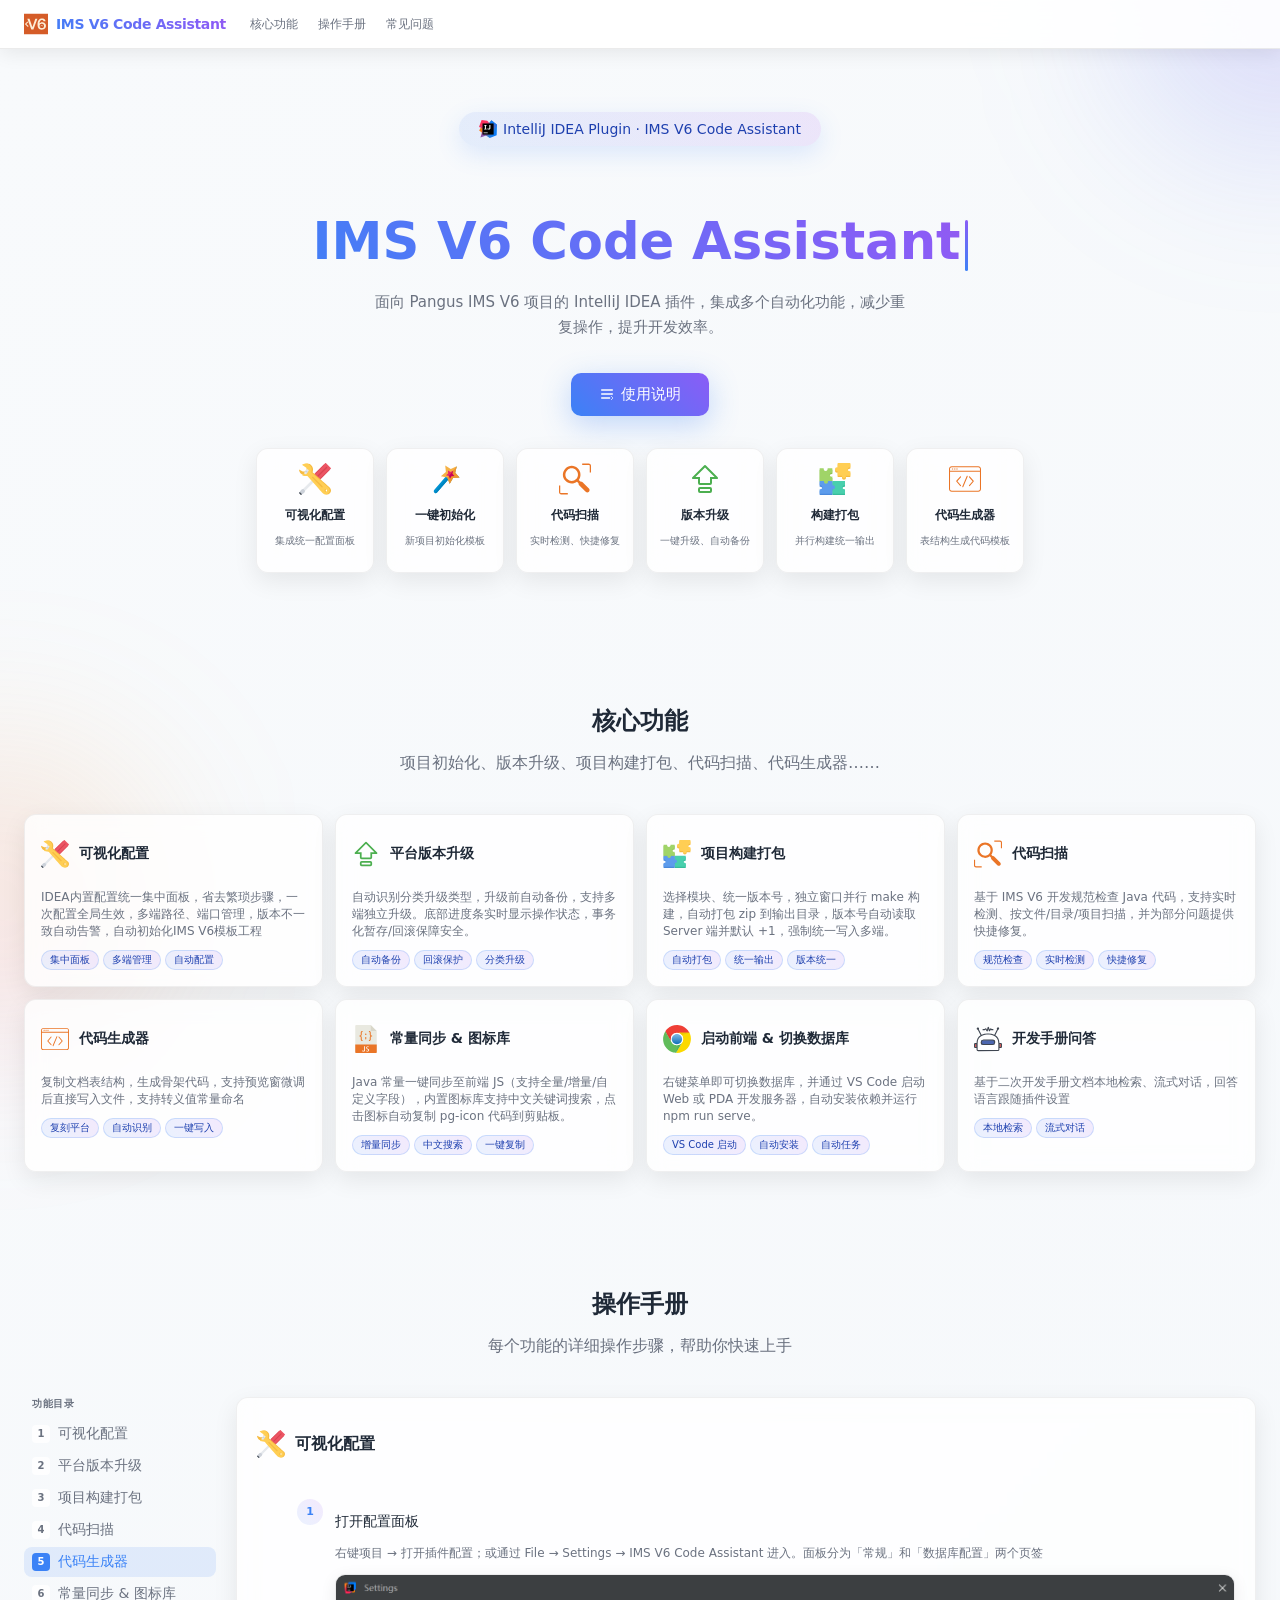
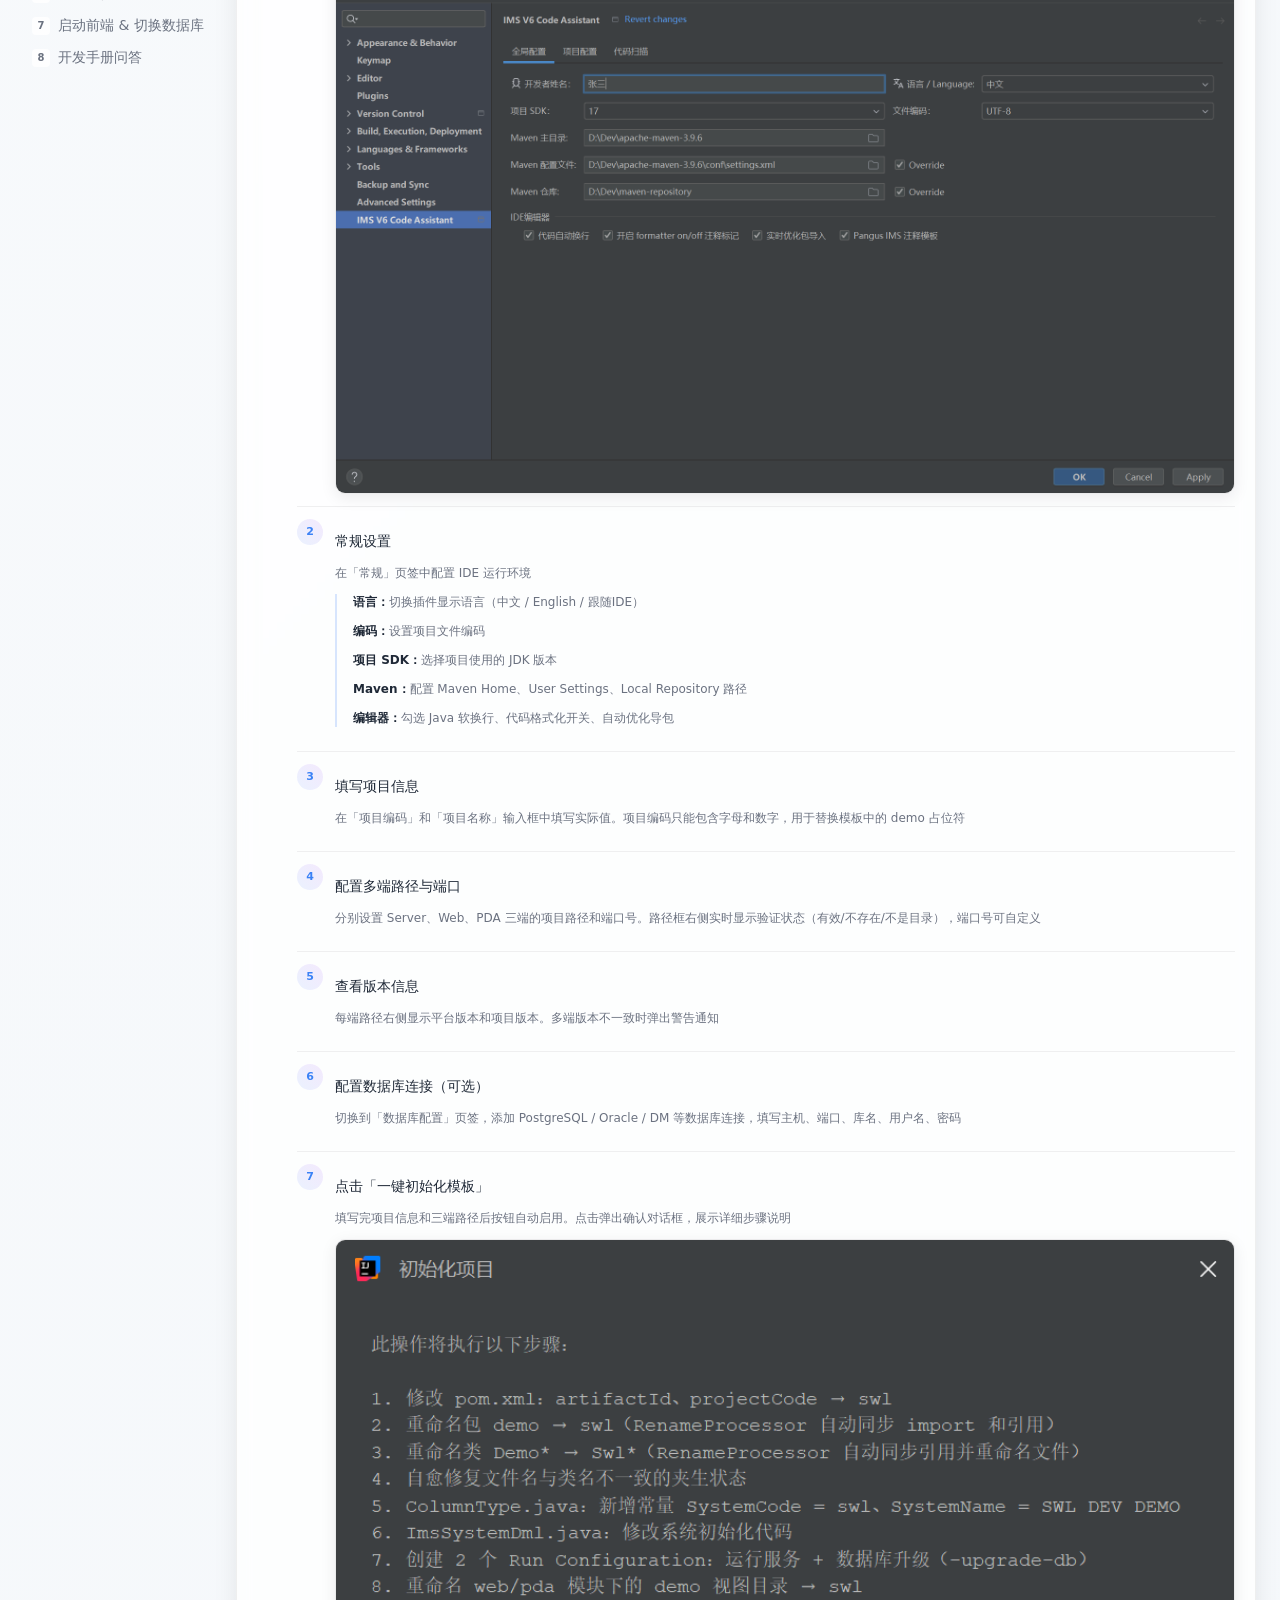
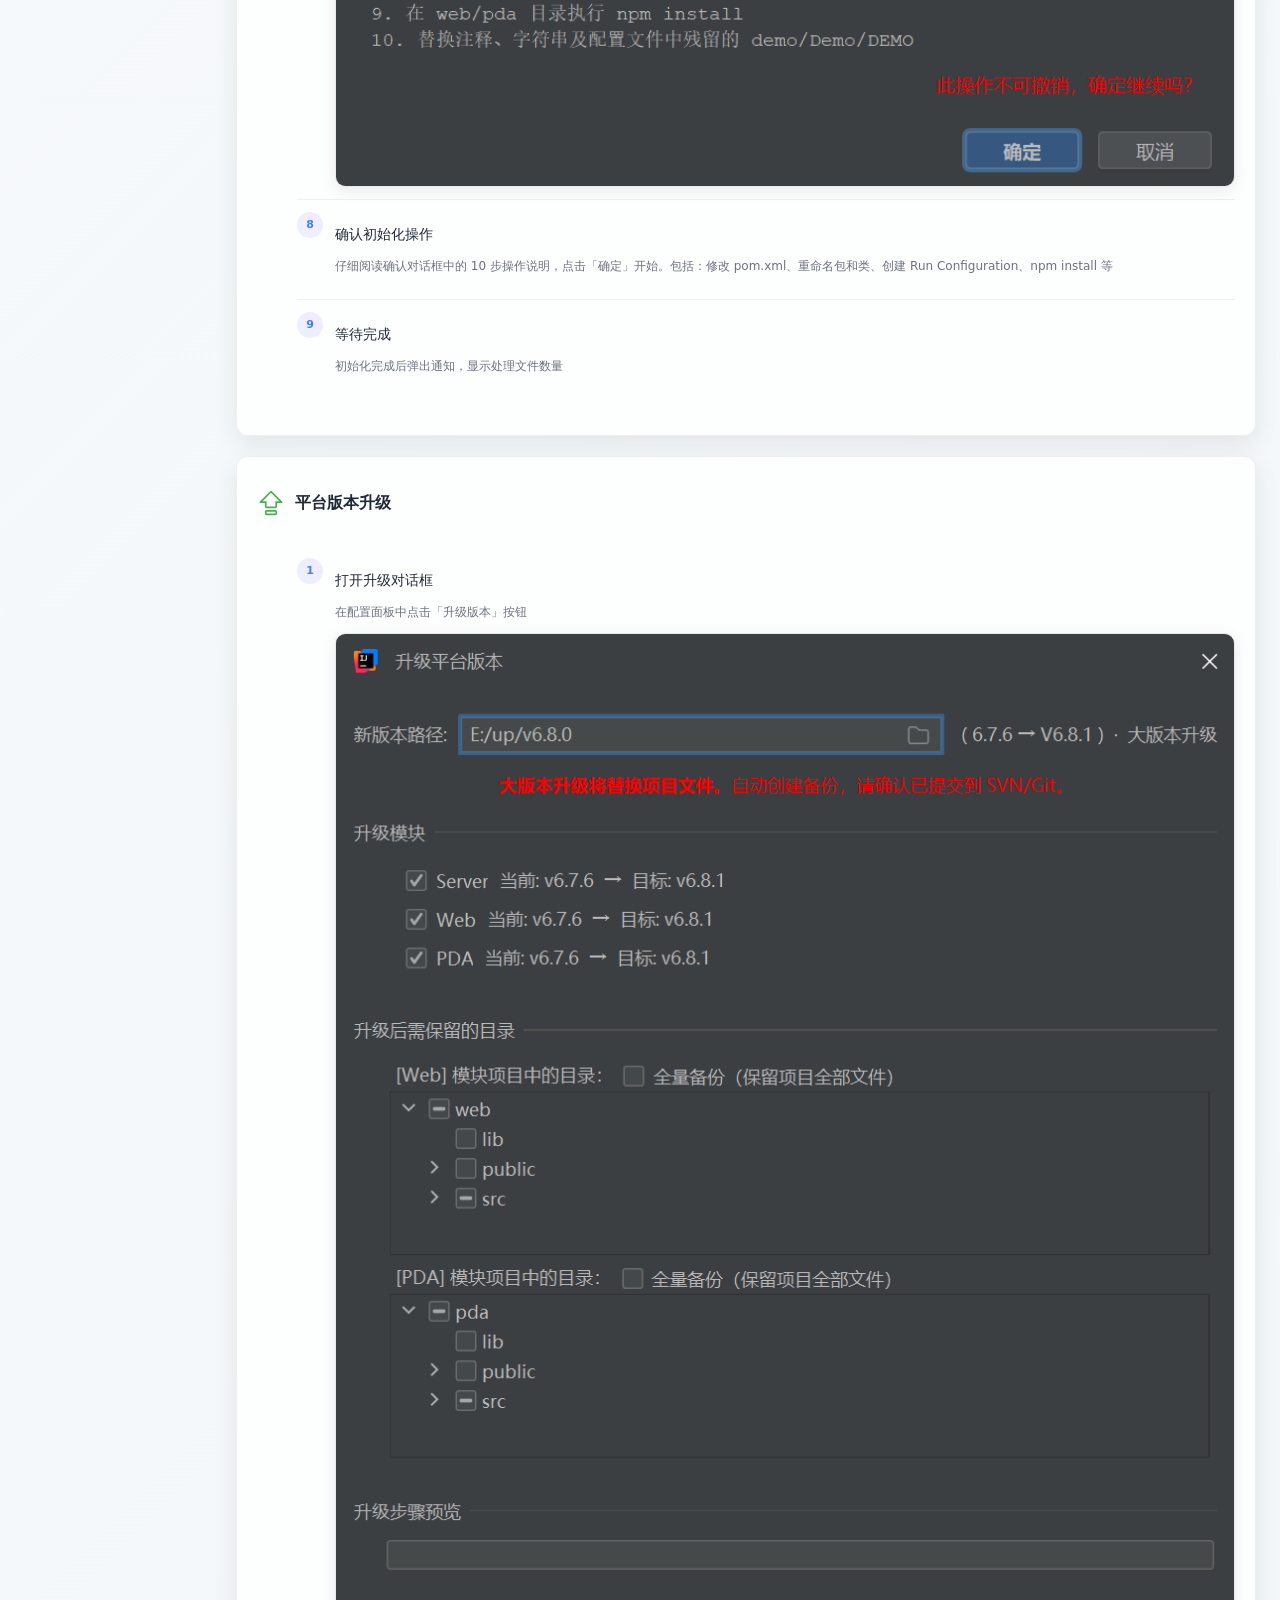
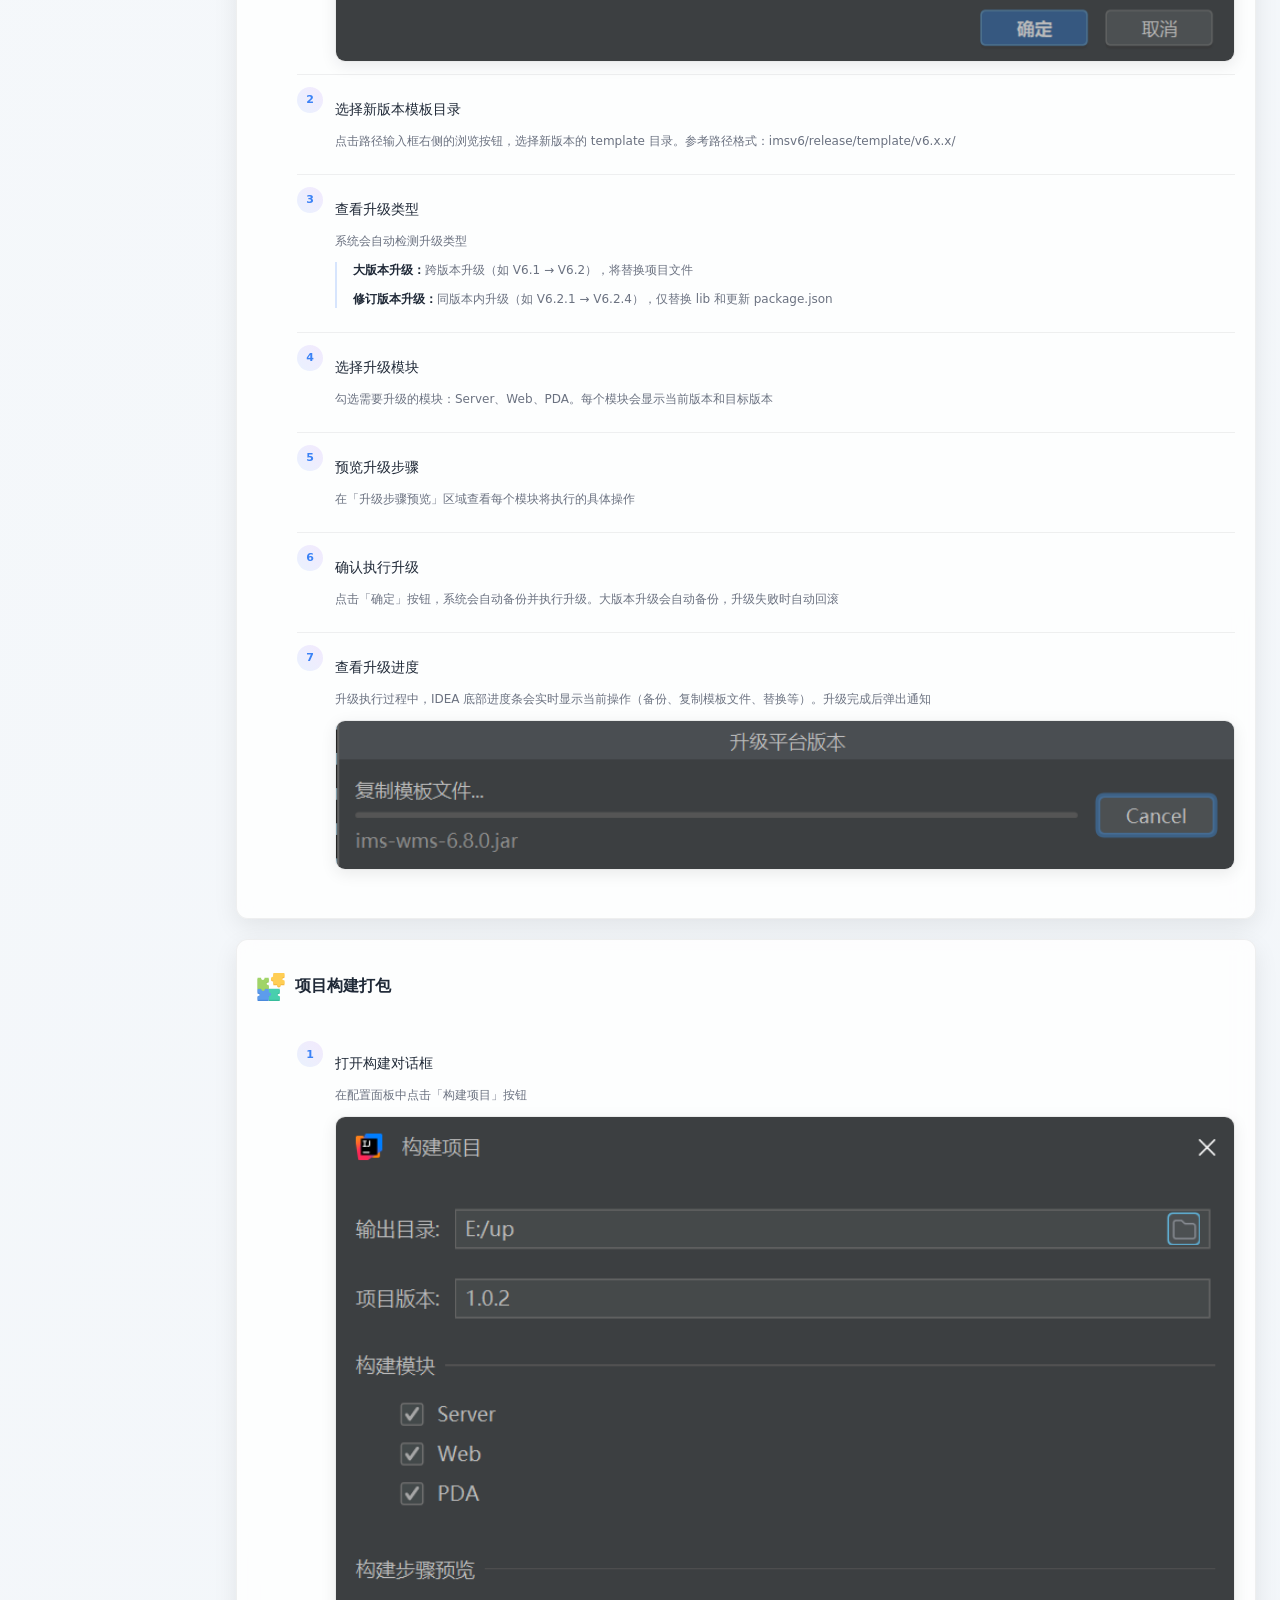
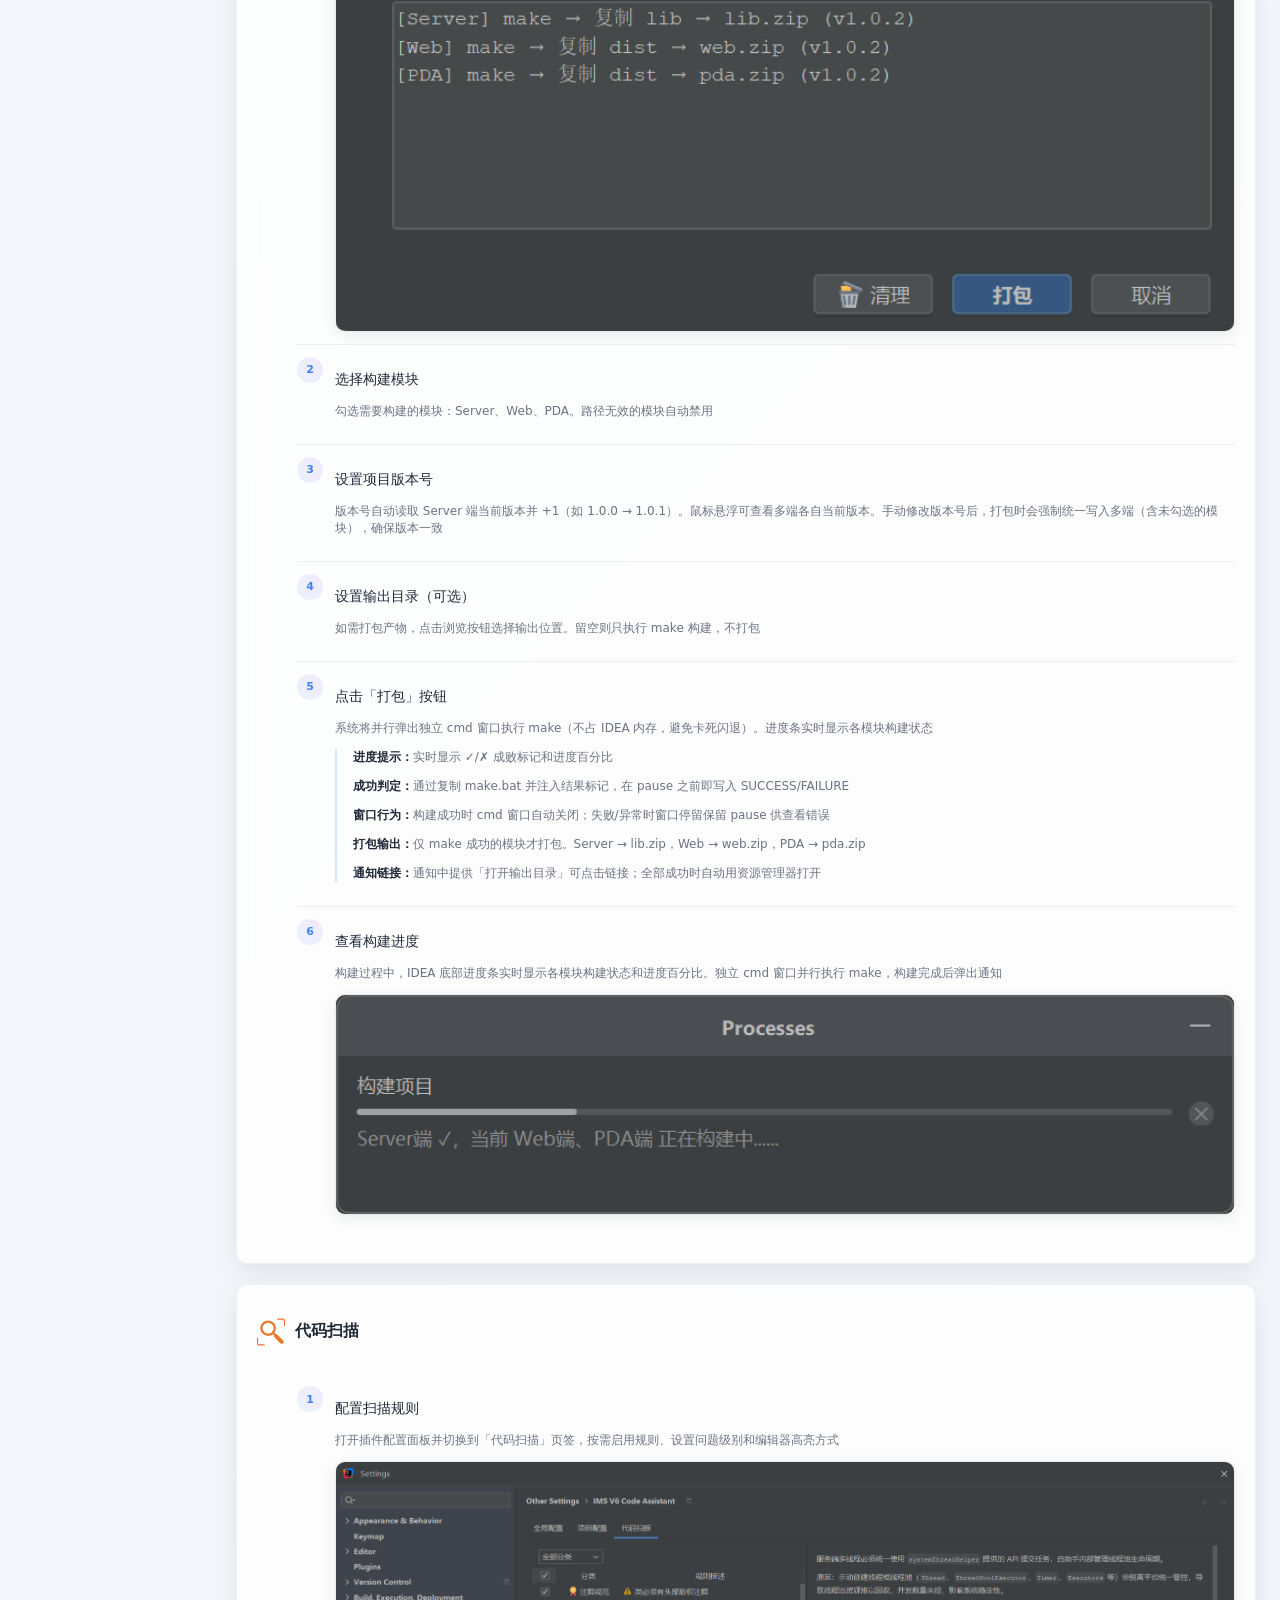
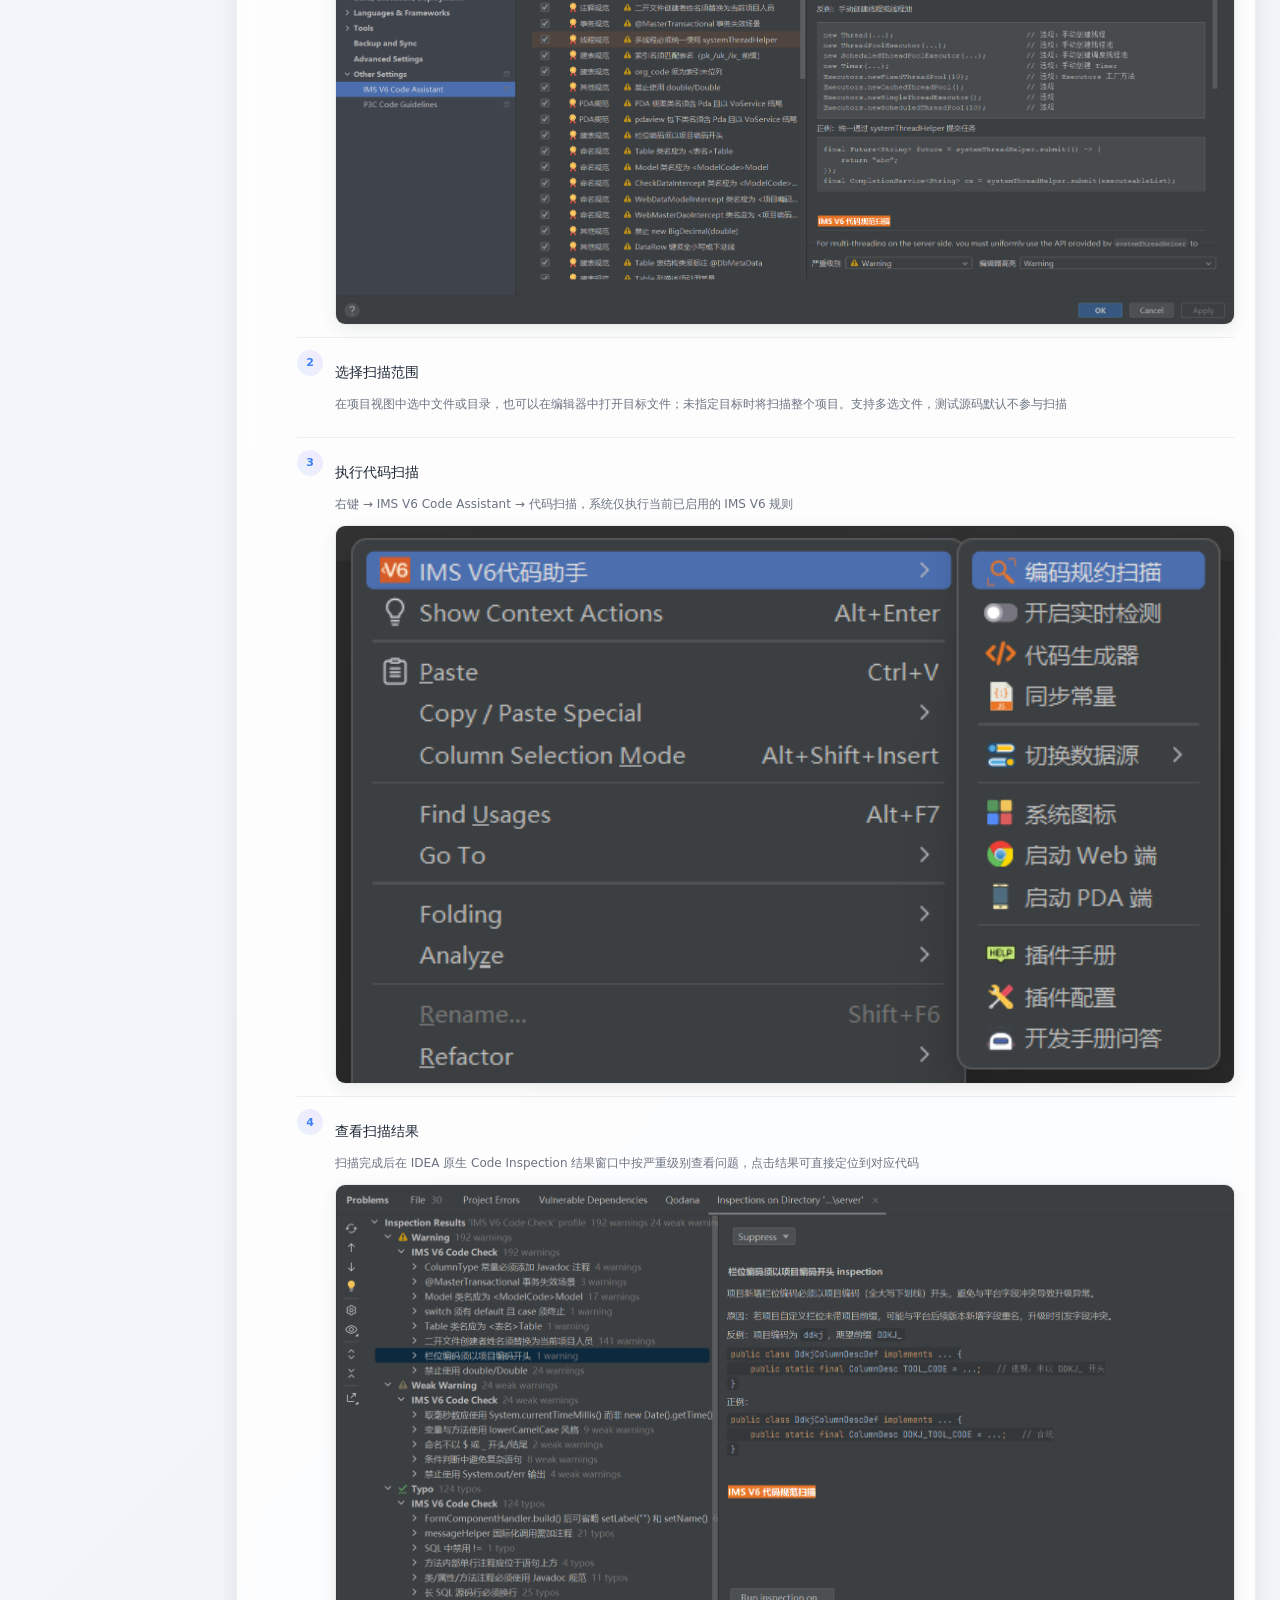
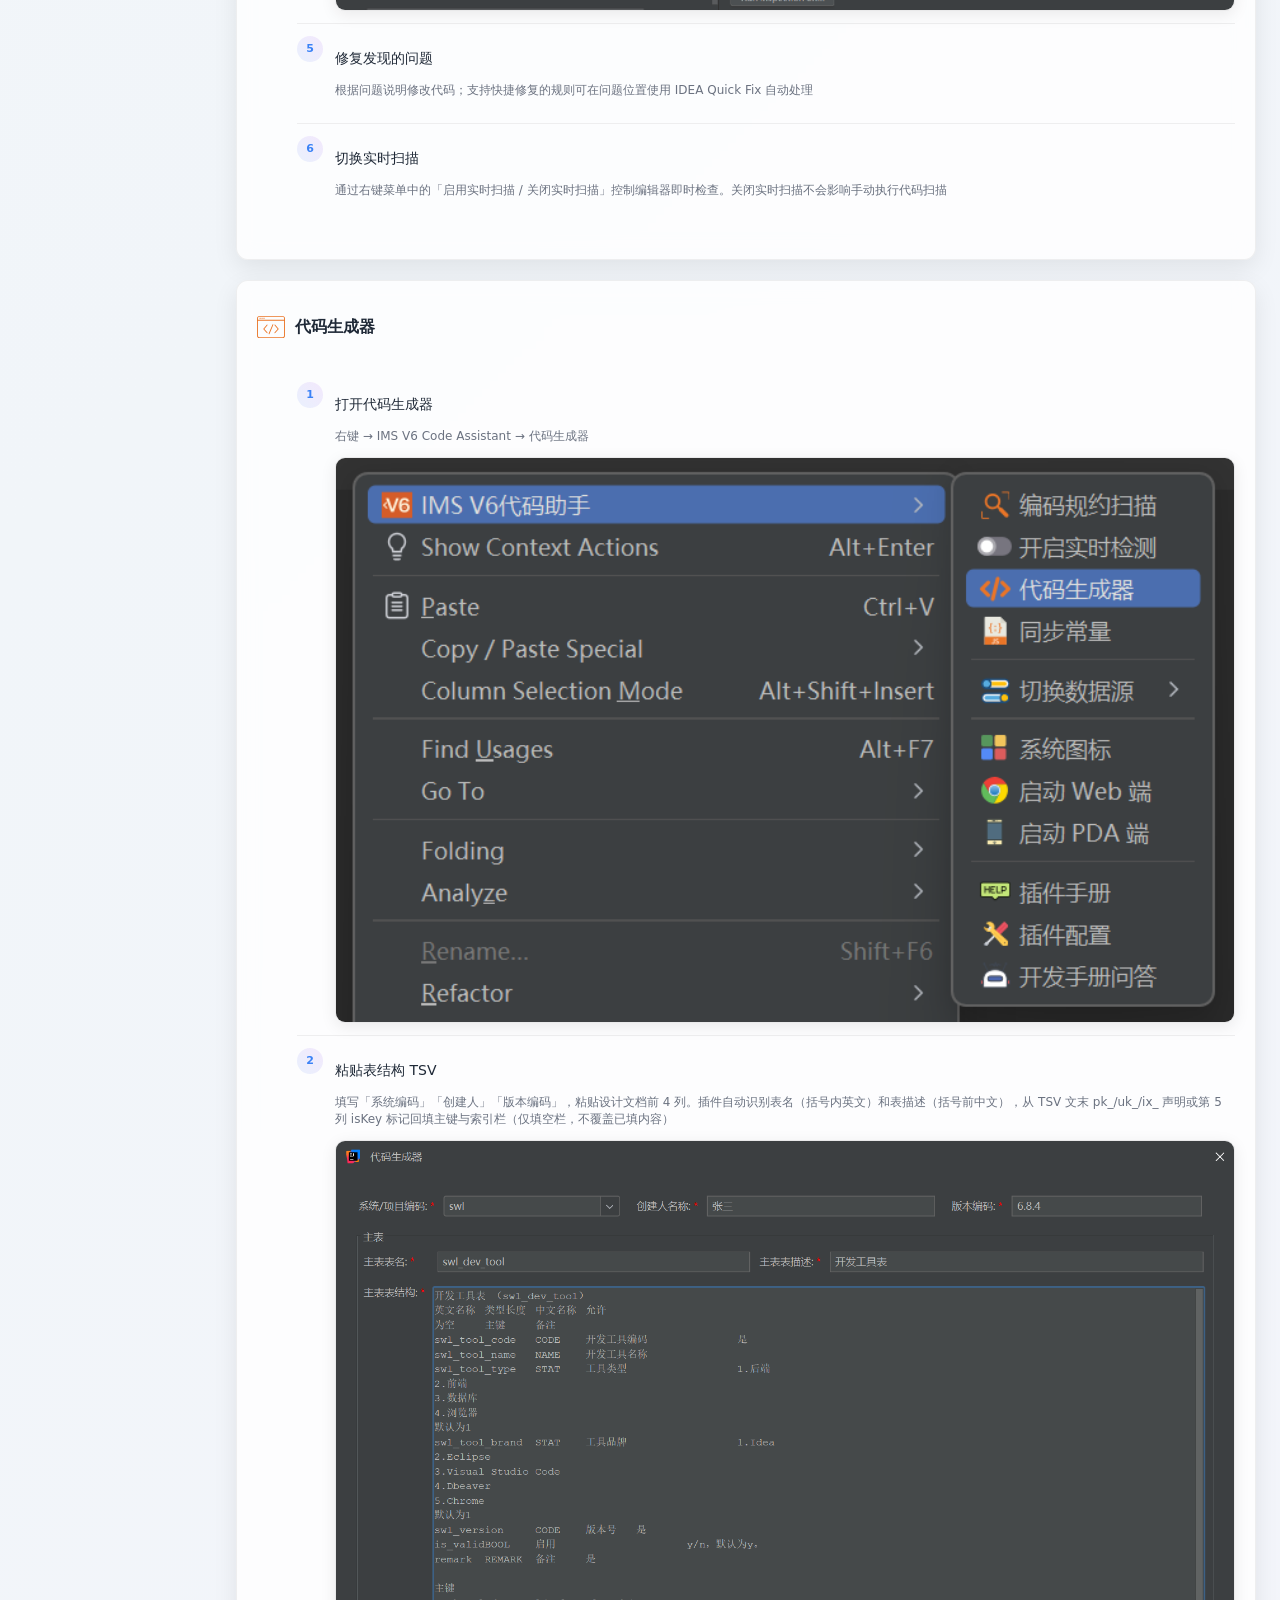
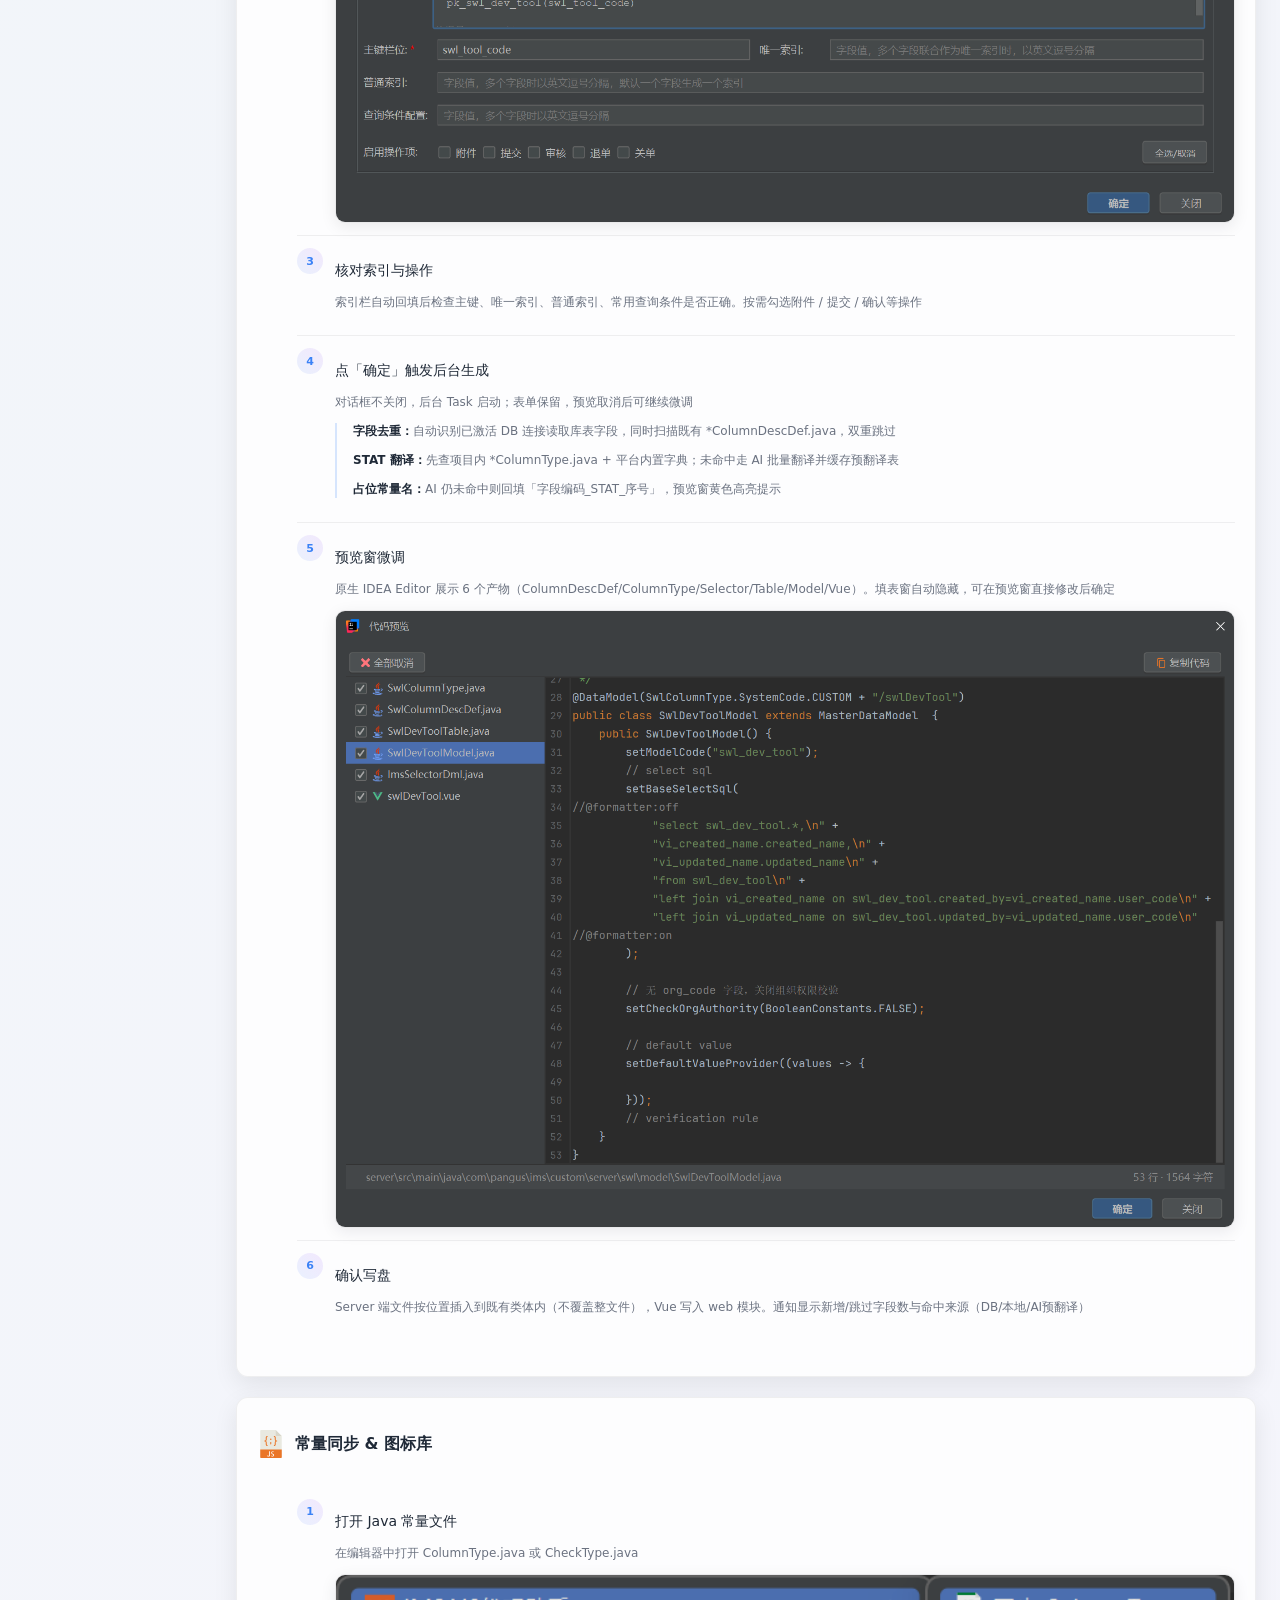
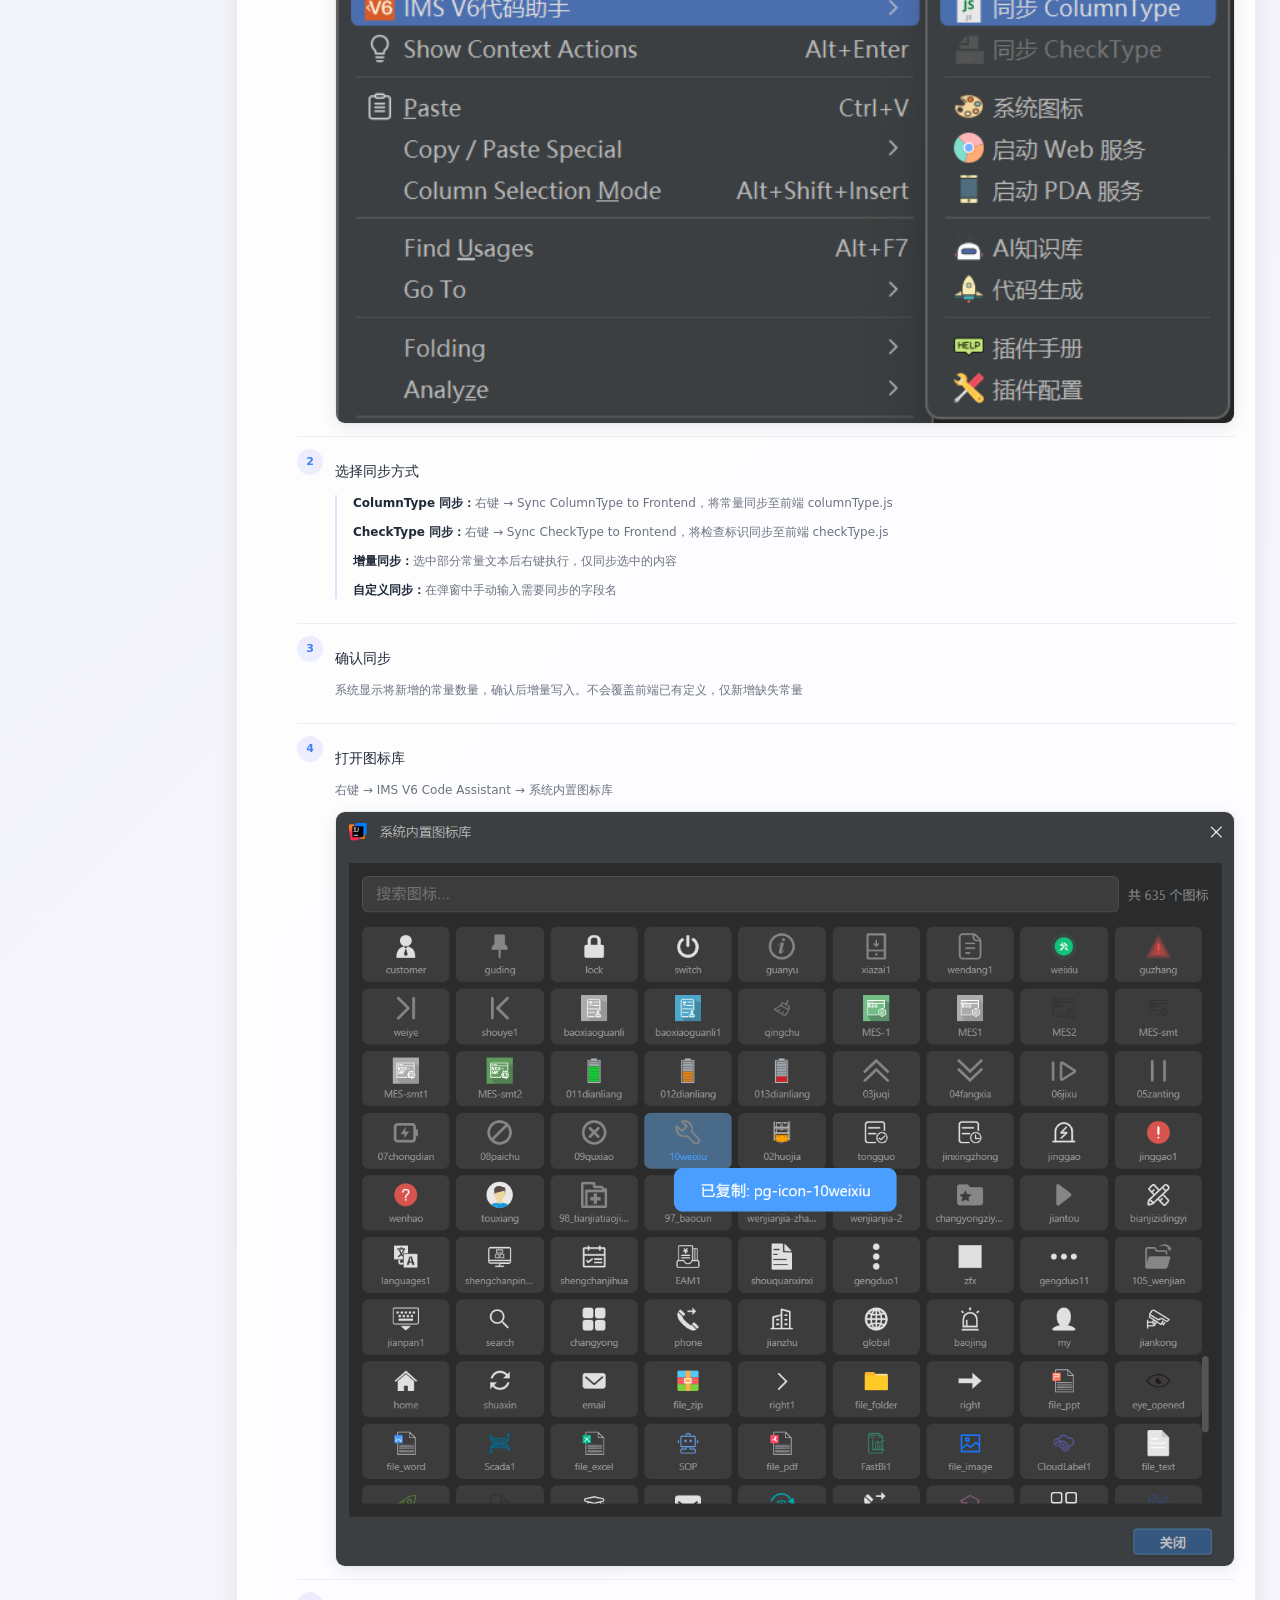
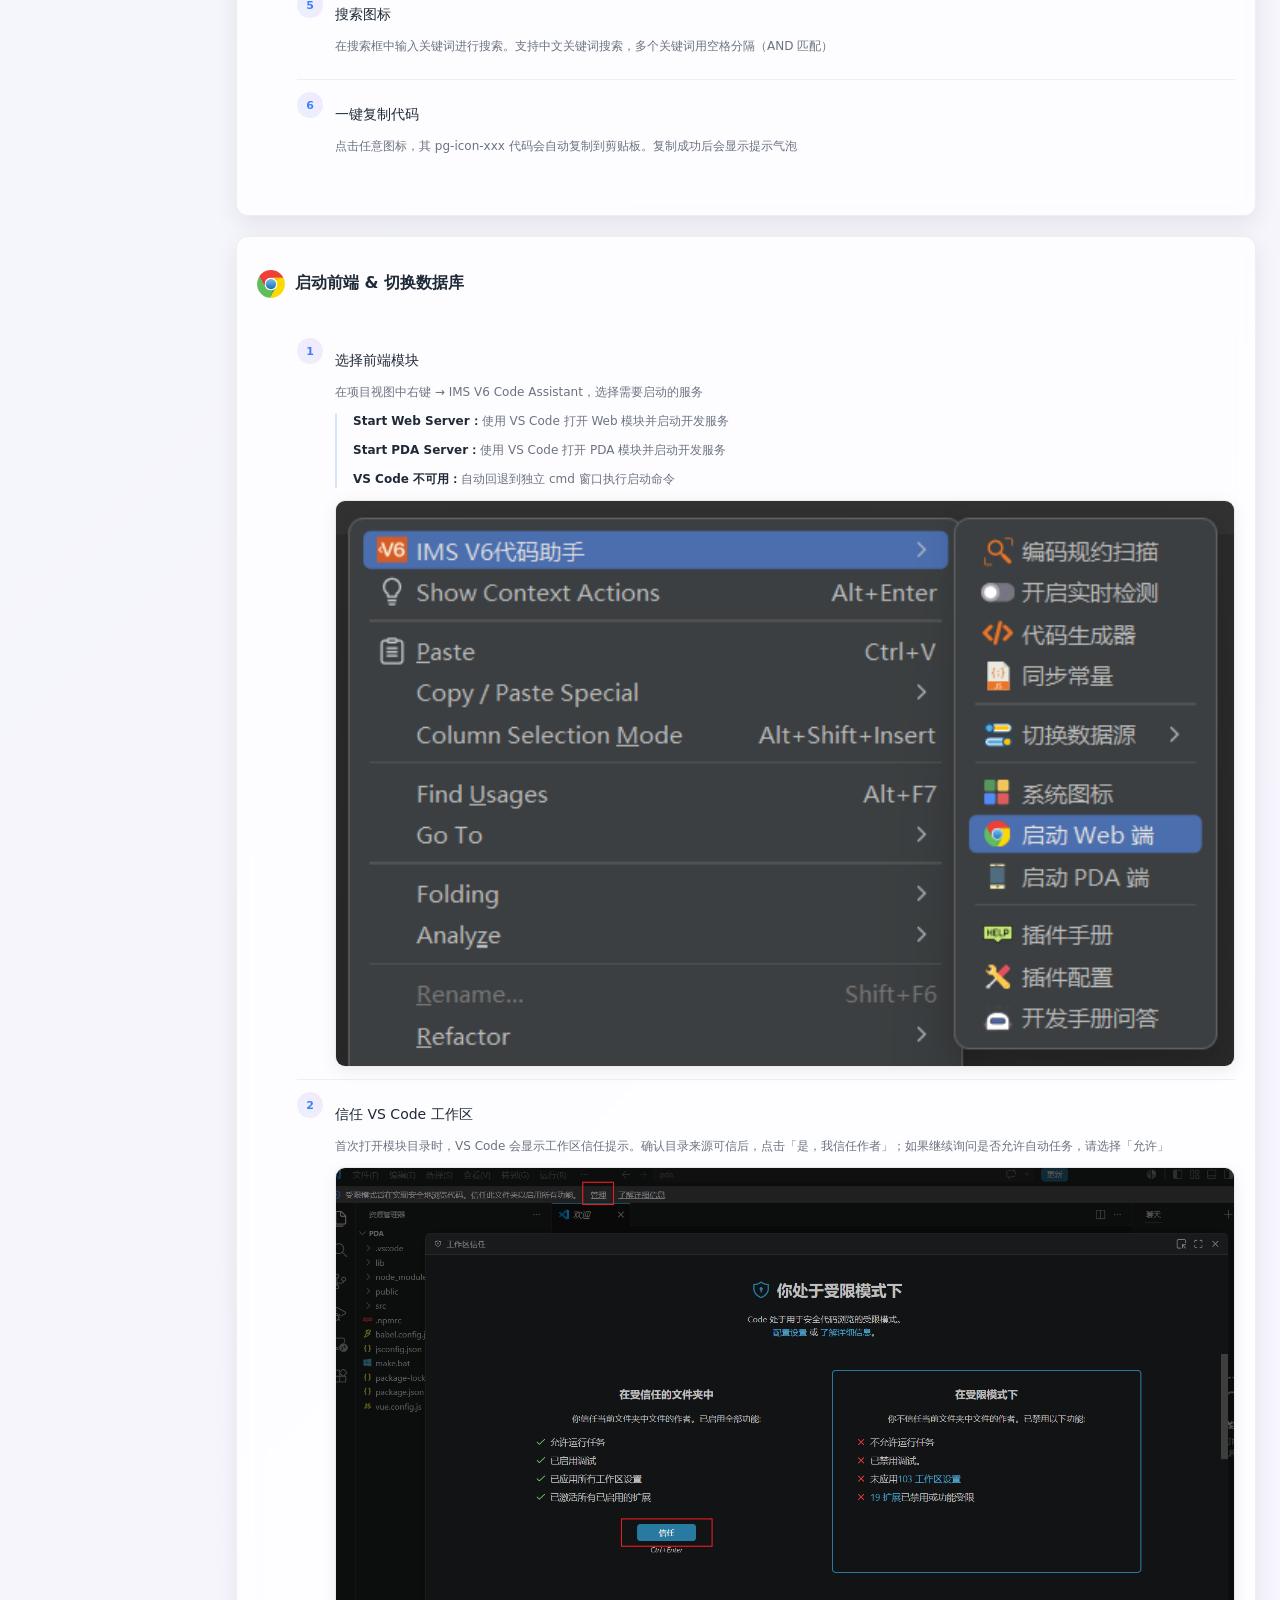
<file: v6-code-assistant-manual.html>
<!DOCTYPE html>
<html lang="zh-CN" class="scroll-smooth">
<head>
<meta charset="UTF-8">
<meta name="viewport" content="width=device-width, initial-scale=1.0">
<title>插件手册 - IMS V6 Code Assistant</title>
<style>
body {
    background: linear-gradient(135deg, #f8fafc 0%, #f1f5f9 50%, #faf5ff 100%);
    color: #1f2937;
    margin: 0; padding: 0; overflow-x: hidden;
    font-family: system-ui, -apple-system, sans-serif;
    min-height: 100vh;
}
.bg-orb {
    position: fixed; border-radius: 50%;
    filter: blur(80px); pointer-events: none;
    animation: pulse 4s ease-in-out infinite;
}
.bg-orb-1 {
    top: -160px; right: -160px;
    width: 320px; height: 320px;
    background: linear-gradient(45deg, rgba(59,130,246,0.18), rgba(147,51,234,0.18));
    z-index: -1;
}
.bg-orb-2 {
    bottom: -160px; left: -160px;
    width: 320px; height: 320px;
    background: linear-gradient(45deg, rgba(236,72,153,0.16), rgba(251,191,36,0.16));
    z-index: -2;
    animation-delay: 2s;
}
.glass-nav {
    background: rgba(255,255,255,0.9);
    backdrop-filter: blur(20px);
    -webkit-backdrop-filter: blur(20px);
    border-bottom: 1px solid rgba(0,0,0,0.08);
    box-shadow: 0 4px 20px rgba(0,0,0,0.08);
}
.nav-link { color: #6b7280; transition: color 0.2s; text-decoration: none; }
.nav-link:hover { color: #1f2937; }
.nav-logo-icon { width: 24px; height: 24px; display: flex; align-items: center; justify-content: center; }
.nav-logo-icon svg { width: 24px; height: 24px; }
.glass-card {
    background: rgba(255,255,255,0.8);
    backdrop-filter: blur(10px);
    border: 1px solid rgba(0,0,0,0.06);
    border-radius: 14px;
    transition: all 0.3s ease;
    box-shadow: 0 8px 25px rgba(0,0,0,0.08);
}
.glass-card:hover {
    background: rgba(255,255,255,0.95);
    border-color: rgba(59,130,246,0.2);
    box-shadow: 0 20px 40px rgba(0,0,0,0.08);
    transform: translateY(-2px);
}
.text-gradient {
    background: linear-gradient(45deg, #3b82f6, #8b5cf6, #ec4899);
    -webkit-background-clip: text; -webkit-text-fill-color: transparent;
    background-clip: text; background-size: 200% 200%;
    animation: gradient 3s ease infinite;
}
.pill-badge {
    background: linear-gradient(45deg, rgba(59,130,246,0.1), rgba(147,51,234,0.1));
    border: 1px solid rgba(59,130,246,0.2);
    color: #1e40af;
    font-size: 10px; display: inline-block;
}
.feature-icon-wrap { width: 28px; height: 28px; display: flex; align-items: center; justify-content: center; flex-shrink: 0; }
.feature-icon-wrap svg { width: 28px; height: 28px; }
.screenshot-wrapper {
    border-radius: 10px; overflow: hidden;
    border: 1px solid rgba(0,0,0,0.08);
    box-shadow: 0 4px 16px rgba(0,0,0,0.08);
    transition: all 0.3s ease;
}
.screenshot-wrapper:hover { border-color: rgba(59,130,246,0.2); box-shadow: 0 8px 24px rgba(59,130,246,0.15); }
.screenshot-wrapper img { display: block; width: 100%; height: auto; }
.screenshot-placeholder {
    padding: 32px 16px; border: 2px dashed rgba(0,0,0,0.08);
    border-radius: 8px; text-align: center; font-size: 11px;
    color: #6b7280; background: rgba(59,130,246,0.03);
}
.screenshot-placeholder .ph-icon { font-size: 18px; margin-bottom: 4px; }
.step-num {
    width: 26px; height: 26px; border-radius: 50%;
    font-size: 11px; font-weight: 700;
    display: flex; align-items: center; justify-content: center;
    background: linear-gradient(45deg, rgba(59,130,246,0.1), rgba(147,51,234,0.1));
    color: #3b82f6; flex-shrink: 0;
}
.sub-step-bar { border-left: 2px solid rgba(59,130,246,0.2); }
::-webkit-scrollbar { width: 5px; }
::-webkit-scrollbar-track { background: transparent; }
::-webkit-scrollbar-thumb { background: rgba(0,0,0,0.08); border-radius: 3px; }
::-webkit-scrollbar-thumb:hover { background: rgba(59,130,246,0.2); }
.sidebar-nav-item { transition: all 0.15s ease; }
.sidebar-nav-item:hover { background: rgba(59,130,246,0.08); color: #1f2937 !important; }
.sidebar-nav-item.active { background: rgba(59,130,246,0.12); color: #3b82f6 !important; }
.sidebar-nav-item.active .nav-num { background: #3b82f6; color: #ffffff; }
.nav-num {
    width: 18px; height: 18px; border-radius: 4px;
    font-size: 10px; font-weight: 600;
    display: flex; align-items: center; justify-content: center;
    background: rgba(255,255,255,0.8); color: #6b7280; flex-shrink: 0;
}
details summary::-webkit-details-marker { display: none; }
details summary { list-style: none; }
.animate-float { animation: float 3s ease-in-out infinite; }
@keyframes float { 0%, 100% { transform: translateY(0px); } 50% { transform: translateY(-8px); } }
@keyframes pulse { 0%, 100% { opacity: 1; } 50% { opacity: 0.5; } }
@keyframes gradient { 0% { background-position: 0% 50%; } 50% { background-position: 100% 50%; } 100% { background-position: 0% 50%; } }
.hero-badge {
    display: inline-flex; align-items: center; gap: 6px;
    background: linear-gradient(45deg, rgba(59,130,246,0.1), rgba(147,51,234,0.1));
    color: #1e40af; padding: 8px 20px; border-radius: 50px;
    font-size: 14px; font-weight: 500;
    box-shadow: 0 8px 25px rgba(59,130,246,0.15);
}
.hero-badge svg { width: 16px; height: 16px; }
.hero-badge svg.hero-badge-icon { width: 18px; height: 18px; }
.nav-logo-icon svg { width: 24px; height: 24px; }
.hero-title { font-size: clamp(1.8rem, 5vw, 3.2rem); font-weight: 800; line-height: 1.15; min-height: 1.2em; }
.hero-desc { font-size: 15px; max-width: 540px; line-height: 1.7; }
.achievement-item {
    background: rgba(255,255,255,0.8); backdrop-filter: blur(10px);
    border-radius: 12px; padding: 14px 10px; text-align: center;
    box-shadow: 0 8px 25px rgba(0,0,0,0.08); transition: all 0.3s ease;
    border: 1px solid rgba(0,0,0,0.06);
    flex: 1 1 88px; max-width: 110px;
}
.achievement-item:hover { transform: translateY(-6px) scale(1.05); box-shadow: 0 20px 40px rgba(0,0,0,0.08); }
.achievement-icon { width: 32px; height: 32px; display: flex; align-items: center; justify-content: center; margin: 0 auto 8px; }
.achievement-icon svg { width: 32px; height: 32px; }
.feature-icon-wrap svg { width: 28px; height: 28px; }
.achievement-item h3 { font-size: 12px; font-weight: 600; color: #1f2937; margin-bottom: 2px; }
.achievement-item p  { font-size: 10px; color: #6b7280; }
.btn-hero-primary {
    background: linear-gradient(45deg, #3b82f6, #8b5cf6);
    color: white; font-size: 15px;
    padding: 12px 28px; border-radius: 10px;
    box-shadow: 0 8px 30px rgba(59, 130, 246, 0.3);
    transition: all 0.3s ease;
    display: inline-flex; align-items: center; gap: 6px;
    text-decoration: none;
}
.btn-hero-primary:hover { transform: translateY(-2px) scale(1.04); box-shadow: 0 16px 40px rgba(59, 130, 246, 0.4); }
.btn-hero-primary svg { width: 16px; height: 16px; }
.typewriter-cursor {
    display: inline-block; width: 3px; height: 1em;
    background: linear-gradient(45deg, #3b82f6, #8b5cf6);
    margin-left: 4px; vertical-align: text-bottom;
    animation: blink 0.8s step-end infinite; border-radius: 2px;
}
@keyframes blink { 0%, 100% { opacity: 1; } 50% { opacity: 0; } }
.back-to-top {
    position: fixed; right: 20px; bottom: 20px;
    width: 40px; height: 40px; border-radius: 50%;
    background: linear-gradient(45deg, #3b82f6, #8b5cf6);
    color: white; border: none; cursor: pointer;
    display: flex; align-items: center; justify-content: center;
    box-shadow: 0 8px 24px rgba(59, 130, 246, 0.3);
    opacity: 0; visibility: hidden; transform: translateY(20px);
    transition: opacity 0.3s ease, visibility 0.3s ease, transform 0.3s ease;
    z-index: 60;
}
.back-to-top.visible { opacity: 1; visibility: visible; transform: translateY(0); }
.back-to-top:hover { transform: translateY(-4px) scale(1.05); box-shadow: 0 12px 32px rgba(59, 130, 246, 0.4); }
.manual-sidebar { position: sticky; top: 48px; }
.max-w-7xl { max-width:1280px; } .max-w-6xl { max-width:1152px; }
.max-w-3xl { max-width:768px; } .max-w-2xl { max-width:672px; }
.mx-auto { margin-left:auto; margin-right:auto; }
.mb-2 { margin-bottom:8px; } .mb-2\.5 { margin-bottom:10px; }
.mb-3 { margin-bottom:12px; } .mb-4 { margin-bottom:16px; }
.mb-5 { margin-bottom:20px; } .mb-6 { margin-bottom:24px; }
.mb-8 { margin-bottom:32px; } .mb-10 { margin-bottom:40px; }
.mt-1 { margin-top:4px; } .mt-2 { margin-top:8px; }
.mt-3 { margin-top:12px; } .mt-8 { margin-top:32px; }
.ml-2 { margin-left:8px; }
.px-2 { padding-left:8px; padding-right:8px; }
.px-4 { padding-left:16px; padding-right:16px; }
.px-6 { padding-left:24px; padding-right:24px; }
.py-0\.5 { padding-top:2px; padding-bottom:2px; }
.py-1\.5 { padding-top:6px; padding-bottom:6px; }
.py-3 { padding-top:12px; padding-bottom:12px; }
.py-10 { padding-top:40px; padding-bottom:40px; }
.py-12 { padding-top:48px; padding-bottom:48px; }
.py-16 { padding-top:64px; padding-bottom:64px; }
.pt-12 { padding-top:48px; }
.pl-4 { padding-left:16px; }
.p-4 { padding:16px; } .p-5 { padding:20px; }
.flex { display:flex; } .inline-flex { display:inline-flex; }
.flex-col { flex-direction:column; } .flex-wrap { flex-wrap:wrap; }
.items-center { align-items:center; } .items-start { align-items:flex-start; }
.justify-center { justify-content:center; }
.justify-between { justify-content:space-between; }
.flex-shrink-0 { flex-shrink:0; } .flex-1 { flex:1; }
.gap-1 { gap:4px; } .gap-2 { gap:8px; } .gap-2\.5 { gap:10px; }
.gap-3 { gap:12px; } .gap-5 { gap:20px; } .gap-6 { gap:24px; }
.min-w-0 { min-width:0; }
.space-x-5 > * + * { margin-left:20px; }
.space-y-0 > * + * { margin-top:0; }
.space-y-0\.5 > * + * { margin-top:2px; }
.space-y-3 > * + * { margin-top:12px; }
.w-full { width:100%; } .w-48 { width:192px; }
.w-4 { width:16px; } .h-4 { height:16px; }
.h-12 { height:48px; }
.fixed { position:fixed; } .sticky { position:sticky; }
.top-14 { top:56px; } .z-50 { z-index:50; }
.overflow-y-auto { overflow-y:auto; }
.max-h-\[calc\(100vh-4rem\)\] { max-height:calc(100vh - 4rem); }
.text-center { text-align:center; }
.text-xs { font-size:12px; } .text-sm { font-size:14px; }
.text-base { font-size:16px; } .text-2xl { font-size:24px; }
.text-2xs { font-size:10px; }
.font-bold { font-weight:700; } .font-semibold { font-weight:600; }
.font-medium { font-weight:500; }
.tracking-tight { letter-spacing:-0.025em; }
.tracking-wider { letter-spacing:0.05em; }
.uppercase { text-transform:uppercase; }
.whitespace-pre-line { white-space:pre-line; }
.leading-relaxed { line-height:1.625; }
.grid { display:grid; }
.grid-cols-1 { grid-template-columns:repeat(1,1fr); }
@media(min-width:768px){ .md\:grid-cols-2 { grid-template-columns:repeat(2,1fr); } }
@media(min-width:1024px){ .lg\:grid-cols-4 { grid-template-columns:repeat(4,1fr); } }
.hidden { display:none; }
@media(min-width:768px){ .md\:flex { display:flex; } }
.group:hover .group-hover\:text-blue-600 { color:#2563eb; }
details[open] summary .group-open\:rotate-180 { transform:rotate(180deg); }
.border-b { border-bottom-width:1px; border-bottom-style:solid; }
.border-t { border-top-width:1px; border-top-style:solid; }
.border-gray-100 { border-color:rgba(0,0,0,0.06); }
.border-gray-200 { border-color:rgba(0,0,0,0.08); }
.last\:border-0:last-child { border-bottom:none; }
.rounded-full { border-radius:9999px; }
.rounded-lg { border-radius:8px; }
.rounded-xl { border-radius:12px; }
.cursor-pointer { cursor:pointer; }
.scroll-smooth { scroll-behavior:smooth; }
.scroll-mt-16 { scroll-margin-top:64px; }
.antialiased { -webkit-font-smoothing:antialiased; -moz-osx-font-smoothing:grayscale; }
.transition-colors { transition-property:color,background-color,border-color; transition-duration:.15s; }
.transition-transform { transition-property:transform; transition-duration:.15s; }
footer.border-gray-200 { border-color:rgba(0,0,0,0.08); }
@media (max-width: 700px) {
    .manual-sidebar {
        position: static !important; max-height: none !important;
        width: 100% !important; display: flex !important;
        flex-wrap: wrap; gap: 4px; padding-bottom: 10px;
        border-bottom: 1px solid rgba(0,0,0,0.08); margin-bottom: 14px;
    }
    .sidebar-nav-item { padding: 3px 6px; font-size: 11px; }
    .hero-title { font-size: 2rem; }
}
</style>
</head>
<body class="antialiased">
<div class="bg-orb bg-orb-1"></div>
<div class="bg-orb bg-orb-2"></div>

<nav class="fixed w-full z-50 glass-nav" role="navigation">
    <div class="max-w-7xl mx-auto px-6 h-12 flex items-center justify-between">
        <div class="flex items-center gap-6">
            <div class="flex items-center gap-2">
                <div class="nav-logo-icon"><svg class="nav-logo-img" version="1.1" xmlns="http://www.w3.org/2000/svg" width="16" height="16" viewBox="0 0 1587 1351">
<path d="M0 0 C523.71 0 1047.42 0 1587 0 C1587 445.83 1587 891.66 1587 1351 C1063.29 1351 539.58 1351 0 1351 C0 905.17 0 459.34 0 0 Z " fill="#D55C28" transform="translate(0,0)"/>
<path d="M0 0 C1.026 0.001 2.052 0.003 3.108 0.004 C46.491 0.106 87.902 7.108 127.625 25.188 C128.402 25.54 129.18 25.892 129.98 26.254 C175.008 46.939 211.321 87.393 228.878 133.476 C235.958 153.05 241.625 172.243 241.625 193.188 C199.055 193.188 156.485 193.188 112.625 193.188 C111.635 188.567 110.645 183.947 109.625 179.188 C102.742 153.186 87.704 131.277 64.207 117.574 C63.355 117.117 62.503 116.659 61.625 116.188 C60.775 115.718 60.775 115.718 59.907 115.239 C51.077 110.555 41.288 108.5 31.625 106.188 C30.853 106.002 30.081 105.817 29.285 105.626 C7.305 100.643 -18.754 100.915 -40.375 107.188 C-41.24 107.429 -42.105 107.67 -42.997 107.919 C-59.142 112.517 -72.481 119.373 -85.375 130.188 C-86.392 131.01 -87.409 131.832 -88.457 132.68 C-118.763 157.41 -135.457 193.02 -145.375 230.188 C-145.55 230.835 -145.725 231.482 -145.905 232.148 C-155.847 269.272 -160.823 307.781 -160.375 346.188 C-159.599 345.134 -158.823 344.081 -158.023 342.996 C-148.364 330.039 -138.066 317.322 -125.375 307.188 C-123.892 305.965 -123.892 305.965 -122.379 304.719 C-113.492 297.488 -104.111 291.212 -94.375 285.188 C-93.278 284.504 -92.181 283.821 -91.051 283.117 C-57.848 263.065 -19.181 256.926 18.875 256.75 C20.446 256.74 20.446 256.74 22.048 256.729 C42.678 256.653 62.88 258.545 82.938 263.5 C84.827 263.954 84.827 263.954 86.755 264.417 C96.866 266.893 106.795 269.766 116.625 273.188 C117.637 273.534 118.649 273.881 119.691 274.238 C122.354 275.18 124.988 276.177 127.625 277.188 C128.746 277.592 129.868 277.997 131.023 278.414 C141.261 282.256 150.376 287.384 159.625 293.188 C160.651 293.824 161.677 294.461 162.734 295.117 C176.931 304.255 191.782 315.03 202.727 327.98 C204.872 330.475 207.123 332.852 209.375 335.25 C218.824 345.645 226.655 357.166 233.584 369.365 C234.572 371.094 235.59 372.805 236.609 374.516 C246.148 391.228 252.144 409.784 256.562 428.438 C256.833 429.57 257.103 430.703 257.381 431.869 C261.695 451.215 263.182 470.529 263.062 490.312 C263.06 491.375 263.057 492.438 263.054 493.534 C262.988 510.721 262.056 527.303 258.625 544.188 C258.432 545.149 258.24 546.11 258.042 547.101 C251.316 579.656 238.93 612.002 219.625 639.188 C218.896 640.218 218.896 640.218 218.152 641.269 C212.001 649.877 205.516 658.007 198.147 665.614 C197.078 666.719 196.016 667.831 194.958 668.948 C180.865 683.82 165.009 695.44 147.625 706.188 C147.027 706.562 146.429 706.936 145.813 707.322 C136.049 713.416 136.049 713.416 129.625 714.188 C129.625 714.847 129.625 715.508 129.625 716.188 C128.814 716.49 128.003 716.793 127.168 717.105 C121.808 719.133 116.532 721.184 111.375 723.688 C98.449 729.648 84.004 732.466 70.185 735.601 C67.814 736.144 65.45 736.712 63.086 737.285 C39.584 742.828 15.97 743.482 -8.062 743.562 C-9.217 743.57 -10.372 743.578 -11.562 743.586 C-54.127 743.811 -54.127 743.811 -63.375 739.188 C-65.37 738.842 -67.371 738.536 -69.375 738.25 C-79.444 736.81 -89.147 734.554 -98.938 731.812 C-100.009 731.521 -101.081 731.23 -102.186 730.93 C-107.843 729.352 -113.163 727.556 -118.482 725.062 C-120.811 723.986 -123.189 723.173 -125.625 722.375 C-131.265 720.386 -136.335 717.622 -141.527 714.676 C-143.892 713.44 -145.775 712.657 -148.375 712.188 C-148.375 711.528 -148.375 710.867 -148.375 710.188 C-149.071 710.091 -149.767 709.994 -150.484 709.895 C-166.294 706.028 -182.891 691.096 -194.375 680.188 C-196.059 678.684 -197.747 677.184 -199.438 675.688 C-207.864 668.078 -215.333 660.097 -222.375 651.188 C-222.982 650.436 -223.589 649.684 -224.215 648.91 C-228.99 642.922 -233.223 636.619 -237.375 630.188 C-238.013 629.213 -238.651 628.238 -239.309 627.234 C-244.957 618.37 -249.595 609.067 -254.175 599.617 C-254.958 598.032 -255.764 596.458 -256.596 594.898 C-260.545 587.419 -263.186 579.573 -265.812 571.562 C-266.052 570.837 -266.292 570.112 -266.54 569.365 C-270.481 557.421 -273.88 545.436 -276.69 533.173 C-277.123 531.284 -277.561 529.396 -278.003 527.509 C-281.233 513.706 -283.577 499.97 -285.206 485.891 C-285.562 482.819 -285.935 479.749 -286.311 476.68 C-287.054 470.521 -287.726 464.357 -288.375 458.188 C-288.528 456.79 -288.528 456.79 -288.684 455.365 C-290.993 433.765 -290.773 412.069 -290.75 390.375 C-290.75 389.396 -290.75 388.417 -290.749 387.409 C-290.741 359.302 -290.54 331.442 -286.695 303.55 C-286.359 301.072 -286.048 298.592 -285.742 296.111 C-279.691 247.323 -268.953 198.193 -246.375 154.188 C-245.709 152.832 -245.047 151.474 -244.391 150.113 C-225.239 110.751 -197.21 76.664 -162.375 50.188 C-161.425 49.464 -160.475 48.741 -159.496 47.996 C-142.001 34.983 -122.19 23.799 -101.375 17.188 C-99.228 16.378 -97.082 15.565 -94.938 14.75 C-85.655 11.408 -76.058 9.145 -66.491 6.772 C-64.343 6.252 -64.343 6.252 -62.375 5.188 C-58.313 4.398 -54.215 3.815 -50.125 3.188 C-49.011 3.01 -47.898 2.832 -46.75 2.648 C-31.159 0.241 -15.739 -0.02 0 0 Z " fill="#FDEFD8" transform="translate(1186.375,306.8125)"/>
<path d="M0 0 C47.52 0 95.04 0 144 0 C145.98 5.94 145.98 5.94 148 12 C149.226 14.919 150.453 17.839 151.692 20.752 C153.963 26.391 155.818 32.168 157.704 37.944 C159 41.909 160.314 45.868 161.625 49.828 C161.899 50.658 162.174 51.487 162.456 52.342 C170.129 75.516 178.119 98.586 186.188 121.625 C186.462 122.411 186.736 123.196 187.019 124.006 C187.795 126.226 188.575 128.445 189.355 130.664 C189.58 131.307 189.804 131.95 190.035 132.612 C191.525 136.827 193.226 140.901 195 145 C195.595 146.823 196.157 148.657 196.688 150.5 C199.779 160.782 203.437 170.875 207 181 C207.582 182.66 208.164 184.32 208.746 185.98 C209.268 187.466 209.79 188.952 210.312 190.438 C210.542 191.092 210.772 191.747 211.009 192.421 C212.11 195.537 213.242 198.637 214.414 201.727 C215.946 205.806 217.344 209.92 218.707 214.059 C218.955 214.806 219.203 215.553 219.458 216.324 C220.503 219.474 221.544 222.625 222.585 225.776 C225.619 234.949 228.719 244.091 231.959 253.193 C234.051 259.089 235.935 265.028 237.721 271.021 C239.009 275.223 240.5 279.231 242.254 283.262 C246.083 292.286 248.896 301.67 251.875 311 C256.153 324.354 260.556 337.645 265.243 350.862 C266.281 353.794 267.305 356.731 268.328 359.668 C268.815 361.067 268.815 361.067 269.312 362.494 C269.777 363.827 269.777 363.827 270.25 365.188 C270.575 366.119 270.9 367.05 271.234 368.01 C273.201 373.659 275.118 379.322 277 385 C277.925 387.778 278.851 390.555 279.777 393.332 C280.296 394.889 280.815 396.445 281.334 398.002 C281.598 398.794 281.862 399.585 282.134 400.401 C284.529 407.588 284.529 407.588 285.315 409.944 C285.828 411.484 286.341 413.023 286.854 414.562 C287.978 417.933 289.101 421.304 290.219 424.676 C290.572 425.739 290.925 426.803 291.289 427.898 C291.739 429.257 291.739 429.257 292.198 430.642 C292.904 432.717 293.65 434.767 294.438 436.812 C295.828 440.442 297.039 444.119 298.25 447.812 C300.465 454.562 302.889 461.223 305.413 467.863 C307.464 473.323 309.203 478.845 310.895 484.426 C312.722 490.334 314.695 496.194 316.661 502.057 C317.391 504.236 318.12 506.415 318.848 508.595 C320.864 514.628 322.886 520.66 324.91 526.691 C327.411 534.151 329.848 541.623 332.121 549.156 C333.155 552.502 334.296 555.804 335.484 559.098 C336 561 336 561 336 565 C338.189 564.19 338.189 564.19 338.746 561.996 C339.088 560.73 339.088 560.73 339.438 559.438 C340.483 555.607 341.773 551.935 343.175 548.221 C344.531 544.571 345.784 540.886 347.039 537.199 C347.321 536.373 347.604 535.547 347.895 534.695 C348.806 532.026 349.716 529.357 350.625 526.688 C351.255 524.842 351.885 522.996 352.515 521.15 C356.458 509.587 360.364 498.012 364.159 486.399 C365.593 482.043 367.071 477.752 368.84 473.52 C372.57 464.385 375.304 454.843 378.288 445.446 C381.135 436.499 384.002 427.695 387.747 419.076 C390.832 411.503 393.172 403.628 395.695 395.853 C398.678 386.685 401.853 377.704 405.502 368.777 C408.284 361.872 410.61 354.797 413 347.75 C413.528 346.202 414.057 344.654 414.586 343.106 C417.583 334.307 420.529 325.494 423.213 316.593 C424.321 312.951 425.633 309.502 427.172 306.023 C429.431 300.502 431.109 294.738 432.951 289.068 C434.815 283.391 436.829 277.837 439.092 272.307 C440.439 268.884 441.512 265.398 442.562 261.875 C444.486 255.589 446.619 249.476 449.045 243.371 C452.54 234.45 455.585 225.417 458.562 216.312 C463.749 200.453 463.749 200.453 465.973 195.082 C469.342 186.917 471.893 178.428 474.64 170.039 C477.552 161.161 480.557 152.346 483.879 143.613 C486.471 136.798 488.833 129.911 491.186 123.01 C492.555 119.028 493.915 115.078 495.613 111.223 C496.993 108.017 498.025 104.848 499 101.5 C499.988 98.107 501.041 94.906 502.438 91.656 C504.213 87.502 505.616 83.296 507 79 C508.762 73.53 510.726 68.284 513 63 C513.699 60.864 514.367 58.718 515 56.562 C516.231 52.381 517.604 48.302 519.157 44.229 C520.096 41.747 521.001 39.254 521.902 36.758 C522.236 35.836 522.569 34.914 522.912 33.965 C523.593 32.08 524.272 30.194 524.951 28.309 C527.18 22.152 529.542 16.069 532 10 C533.32 6.7 534.64 3.4 536 0 C580.88 0 625.76 0 672 0 C671.162 4.192 670.317 6.681 668.477 10.402 C664.303 19.251 660.932 28.39 657.504 37.548 C656.375 40.562 655.239 43.573 654.102 46.584 C649.724 58.176 649.724 58.176 645.727 69.902 C644.445 73.877 642.866 77.463 640.92 81.152 C639.335 84.335 638.298 87.69 637.188 91.062 C633.661 101.445 629.711 111.653 625.75 121.875 C621.061 133.984 616.437 146.109 612 158.312 C608.616 167.619 605.152 176.882 601.527 186.098 C599.819 190.444 598.181 194.815 596.55 199.191 C594.135 205.659 591.685 212.113 589.234 218.567 C583.355 234.049 577.493 249.531 571.89 265.115 C569.995 270.362 568.004 275.552 565.879 280.71 C564.972 283.074 564.254 285.44 563.562 287.875 C562.503 291.563 561.2 295.037 559.691 298.564 C557.109 304.691 554.72 310.874 552.383 317.098 C551.963 318.212 551.542 319.326 551.109 320.474 C550.226 322.818 549.344 325.162 548.462 327.506 C547.137 331.03 545.809 334.553 544.48 338.076 C540.412 348.873 536.367 359.677 532.389 370.507 C528.086 382.22 523.666 393.888 519.25 405.559 C517.944 409.011 516.638 412.464 515.332 415.917 C514.445 418.263 513.557 420.608 512.668 422.952 C508.303 434.474 503.948 445.99 499.896 457.626 C498.142 462.651 496.226 467.585 494.188 472.5 C490.207 482.272 486.647 492.179 483.105 502.117 C481.115 507.702 479.055 513.257 476.959 518.803 C475.591 522.422 474.25 526.048 472.938 529.688 C471.577 533.45 470.168 537.19 468.727 540.922 C465.949 548.13 463.187 555.344 460.438 562.562 C459.969 563.786 459.5 565.01 459.018 566.271 C456.489 572.917 454.101 579.581 451.885 586.337 C450.004 591.995 447.806 597.516 445.553 603.035 C440.703 614.942 436.252 626.992 431.795 639.049 C431.237 640.559 430.679 642.069 430.121 643.578 C429.85 644.312 429.579 645.045 429.299 645.801 C427.088 651.777 424.84 657.737 422.562 663.688 C422.25 664.506 421.937 665.324 421.614 666.167 C421.024 667.711 420.433 669.254 419.842 670.798 C418.471 674.383 417.105 677.971 415.75 681.562 C415.505 682.213 415.259 682.863 415.006 683.533 C413.564 687.388 412.249 691.266 411 695.188 C408.783 701.631 405.856 707.813 403 714 C357.46 714 311.92 714 265 714 C263.35 709.38 261.7 704.76 260 700 C257.709 694.042 257.709 694.042 255.158 688.196 C251.983 681.323 249.599 674.232 247.188 667.062 C243.835 657.185 240.345 647.387 236.473 637.699 C234.313 632.275 232.279 626.809 230.312 621.312 C227.603 613.836 224.742 606.416 221.902 598.988 C219.578 592.904 217.281 586.811 215.062 580.688 C214.723 579.754 214.384 578.821 214.035 577.859 C213.353 575.975 212.673 574.089 211.996 572.203 C209.466 565.18 206.813 558.219 203.865 551.36 C200.637 543.818 197.96 536.177 195.438 528.375 C193.106 521.191 190.738 514.075 187.859 507.09 C186.795 504.502 185.821 501.885 184.848 499.262 C183.355 495.278 181.814 491.312 180.281 487.344 C178.344 482.288 176.45 477.218 174.57 472.141 C172.261 465.917 169.923 459.73 167.312 453.625 C165.482 449.312 164.075 445.025 162.797 440.523 C161.938 437.803 160.88 435.244 159.75 432.625 C157.39 427.121 155.39 421.533 153.438 415.875 C150.808 408.267 148.069 400.761 144.859 393.375 C141.916 386.519 139.444 379.586 137.143 372.494 C135.777 368.286 134.324 364.131 132.75 359.996 C131.459 356.561 130.269 353.09 129.062 349.625 C127.171 344.229 125.205 338.888 123.043 333.594 C118.427 322.115 114.331 310.425 110.159 298.781 C108.149 293.17 106.104 287.576 104 282 C103.351 280.23 102.705 278.46 102.062 276.688 C101.765 275.866 101.467 275.045 101.16 274.199 C100.777 273.143 100.394 272.088 100 271 C99.376 269.285 98.753 267.57 98.129 265.855 C96.727 262.001 95.327 258.145 93.93 254.289 C93.591 253.354 93.252 252.42 92.902 251.457 C92.209 249.546 91.516 247.634 90.824 245.723 C90.488 244.796 90.151 243.869 89.805 242.914 C89.505 242.089 89.206 241.263 88.898 240.413 C88.268 238.72 87.593 237.043 86.887 235.38 C86 233 86 233 86 230 C85.34 230 84.68 230 84 230 C83.818 229.371 83.636 228.742 83.449 228.094 C83.198 227.238 82.946 226.382 82.688 225.5 C82.322 224.247 82.322 224.247 81.949 222.969 C81.036 220.113 80.013 217.315 78.948 214.512 C77.025 209.417 75.167 204.297 73.294 199.183 C72.568 197.202 71.842 195.221 71.115 193.24 C69.016 187.513 66.92 181.785 64.84 176.051 C63.753 173.056 62.654 170.066 61.527 167.086 C59.064 160.549 56.749 153.956 54.404 147.375 C52.367 141.688 50.244 136.055 47.975 130.456 C46.21 126.01 44.62 121.5 43 117 C41.213 112.102 39.419 107.207 37.625 102.312 C37.383 101.653 37.141 100.993 36.892 100.313 C33.304 90.526 29.684 80.752 26 71 C23.979 65.619 21.969 60.233 19.969 54.844 C19.692 54.097 19.414 53.351 19.129 52.581 C17.958 49.427 16.787 46.272 15.616 43.118 C14.754 40.797 13.893 38.477 13.031 36.156 C12.772 35.457 12.512 34.758 12.245 34.037 C8.78 24.668 8.78 24.668 5.176 15.352 C4.87 14.574 4.563 13.797 4.248 12.996 C3.615 11.391 2.979 9.787 2.342 8.184 C2.04 7.414 1.737 6.644 1.426 5.852 C1.015 4.812 1.015 4.812 0.595 3.752 C0 2 0 2 0 0 Z " fill="#FDEFD8" transform="translate(218,321)"/>
<path d="M0 0 C1.071 -0.007 2.141 -0.014 3.244 -0.021 C20.281 -0.083 36.009 1.656 52 7.875 C52.779 8.171 53.557 8.467 54.36 8.772 C71.251 15.349 86.229 24.022 99.375 36.625 C100.794 37.915 100.794 37.915 102.242 39.23 C121.845 57.437 134.095 83.544 137.967 109.89 C138.245 111.753 138.549 113.613 138.877 115.469 C140.267 123.594 140.69 131.453 140.625 139.688 C140.618 140.955 140.61 142.222 140.602 143.527 C140.122 185.839 127.249 224.671 96.966 255.104 C86.605 265.008 73.69 273.422 60.375 278.625 C58.654 279.333 58.654 279.333 56.898 280.055 C41.946 286.057 26.236 289.804 10.07 289.758 C9.306 289.759 8.542 289.76 7.755 289.761 C6.15 289.761 4.545 289.76 2.94 289.755 C0.513 289.75 -1.913 289.755 -4.34 289.762 C-14.489 289.767 -24.288 289.55 -34.199 287.156 C-37.056 286.531 -39.92 286.115 -42.812 285.688 C-47.323 284.961 -50.565 283.74 -54.625 281.625 C-56.391 281.23 -58.163 280.858 -59.938 280.5 C-86.439 274.179 -111.002 250.171 -125.176 227.773 C-147.75 190.517 -154.69 144.952 -144.625 102.625 C-135.636 67.871 -113.767 39.296 -83.781 19.828 C-80.637 18.074 -77.37 16.793 -73.984 15.582 C-71.574 14.681 -71.574 14.681 -69.358 13.22 C-48.47 1.027 -23.471 0.042 0 0 Z " fill="#D05624" transform="translate(1181.625,660.375)"/>
<path d="M0 0 C3.512 1.504 5.794 3.535 8.493 6.219 C9.374 7.09 10.254 7.961 11.162 8.858 C12.113 9.81 13.065 10.762 14.016 11.715 C14.996 12.692 15.977 13.668 16.958 14.644 C19.009 16.688 21.056 18.735 23.101 20.785 C25.724 23.414 28.359 26.032 30.997 28.647 C33.023 30.658 35.042 32.677 37.06 34.697 C38.029 35.666 39 36.632 39.974 37.595 C41.331 38.94 42.678 40.296 44.024 41.652 C44.794 42.421 45.564 43.19 46.357 43.982 C48 46 48 46 48 49 C46.621 50.457 46.621 50.457 44.66 52.035 C39.287 56.543 34.387 61.48 29.441 66.446 C28.403 67.483 27.366 68.52 26.329 69.558 C23.533 72.353 20.741 75.151 17.949 77.95 C15.017 80.888 12.082 83.823 9.148 86.759 C3.595 92.315 -1.955 97.873 -7.504 103.432 C-13.805 109.744 -20.109 116.053 -26.413 122.362 C-37.191 133.149 -47.966 143.938 -58.74 154.729 C-59.627 155.617 -60.514 156.506 -61.428 157.422 C-62.195 158.19 -62.962 158.958 -63.752 159.749 C-65.381 161.38 -67.023 162.999 -68.672 164.61 C-70.935 166.934 -72.458 169.16 -74 172 C-73.405 172.268 -72.811 172.536 -72.198 172.812 C-69.978 174.012 -68.576 175.207 -66.828 177.012 C-66.245 177.605 -65.663 178.199 -65.062 178.811 C-64.464 179.43 -63.866 180.049 -63.25 180.688 C-59.749 184.293 -56.257 187.828 -52.422 191.081 C-47.221 195.606 -42.402 200.492 -37.551 205.387 C-36.566 206.376 -35.58 207.366 -34.594 208.355 C-31.497 211.463 -28.405 214.575 -25.312 217.688 C-21.715 221.309 -18.115 224.929 -14.511 228.545 C-13.079 229.983 -11.651 231.424 -10.222 232.865 C-9.348 233.743 -8.473 234.621 -7.572 235.526 C-6.807 236.296 -6.043 237.065 -5.256 237.858 C-3.024 240.04 -3.024 240.04 -0.527 241.967 C2.189 244.152 4.566 246.506 7 249 C7.912 249.914 8.823 250.828 9.763 251.77 C10.774 252.784 11.785 253.798 12.797 254.812 C18.458 260.49 24.121 266.165 29.787 271.838 C33.206 275.263 36.625 278.689 40.042 282.117 C43.359 285.445 46.678 288.77 49.999 292.094 C51.259 293.356 52.519 294.619 53.777 295.883 C55.54 297.653 57.307 299.421 59.074 301.188 C59.587 301.704 60.1 302.221 60.628 302.753 C63.933 306.048 67.378 309.057 71 312 C69.508 315.482 67.523 317.714 64.842 320.37 C63.984 321.224 63.127 322.078 62.243 322.958 C61.316 323.872 60.389 324.785 59.434 325.727 C58.474 326.68 57.515 327.633 56.557 328.587 C54.038 331.093 51.514 333.593 48.988 336.091 C44.94 340.096 40.899 344.107 36.861 348.122 C35.449 349.524 34.033 350.922 32.618 352.32 C31.764 353.168 30.909 354.016 30.029 354.889 C29.273 355.637 28.518 356.384 27.739 357.154 C25.933 358.893 25.933 358.893 25 361 C21.109 360.443 19.353 358.713 16.634 355.958 C15.779 355.1 14.924 354.242 14.044 353.358 C13.127 352.422 12.21 351.487 11.266 350.523 C10.305 349.554 9.343 348.586 8.381 347.619 C5.846 345.066 3.319 342.506 0.795 339.943 C-3.228 335.86 -7.264 331.79 -11.301 327.721 C-12.699 326.309 -14.094 324.892 -15.488 323.476 C-19.895 319.019 -24.357 314.737 -29.115 310.658 C-32.392 307.776 -35.436 304.667 -38.5 301.562 C-39.18 300.879 -39.86 300.195 -40.561 299.49 C-43.432 296.603 -46.298 293.709 -49.164 290.815 C-51.274 288.687 -53.387 286.562 -55.5 284.438 C-56.134 283.796 -56.767 283.154 -57.42 282.492 C-60.476 279.419 -63.576 276.462 -66.863 273.637 C-71.709 269.451 -76.184 264.922 -80.688 260.375 C-81.589 259.469 -82.491 258.564 -83.421 257.63 C-86.766 254.271 -90.107 250.907 -93.447 247.542 C-96.733 244.234 -100.022 240.929 -103.312 237.625 C-104.165 236.764 -105.017 235.904 -105.895 235.017 C-109.478 231.42 -113.062 227.886 -116.918 224.582 C-121.678 220.49 -126.073 216.04 -130.489 211.586 C-132.025 210.037 -133.565 208.491 -135.105 206.946 C-138.364 203.675 -141.62 200.4 -144.875 197.125 C-148.671 193.306 -152.468 189.488 -156.269 185.675 C-157.786 184.152 -159.299 182.626 -160.813 181.1 C-161.728 180.181 -162.643 179.263 -163.585 178.317 C-164.392 177.505 -165.198 176.694 -166.029 175.857 C-167.867 173.946 -167.867 173.946 -170 173 C-169.479 168.883 -167.349 167.01 -164.438 164.188 C-163.198 162.971 -163.198 162.971 -161.934 161.73 C-159.833 159.738 -157.662 157.849 -155.461 155.969 C-150.02 151.237 -144.966 146.116 -139.88 141.01 C-138.177 139.302 -136.469 137.599 -134.76 135.896 C-133.666 134.802 -132.573 133.708 -131.48 132.613 C-130.974 132.109 -130.468 131.605 -129.946 131.085 C-127.898 129.024 -125.999 126.999 -124.282 124.649 C-123.859 124.105 -123.436 123.561 -123 123 C-122.34 123 -121.68 123 -121 123 C-120.505 121.515 -120.505 121.515 -120 120 C-118.645 118.668 -118.645 118.668 -116.812 117.188 C-112.59 113.608 -108.663 109.785 -104.75 105.875 C-103.847 104.978 -103.847 104.978 -102.925 104.063 C-100.491 101.622 -98.186 99.241 -96.078 96.508 C-94.267 94.323 -92.536 92.678 -90.387 90.852 C-85.982 87.033 -81.85 82.991 -77.736 78.865 C-76.952 78.084 -76.169 77.302 -75.362 76.497 C-72.798 73.937 -70.237 71.373 -67.676 68.809 C-65.883 67.017 -64.091 65.225 -62.298 63.434 C-58.552 59.689 -54.807 55.942 -51.064 52.195 C-46.749 47.874 -42.43 43.557 -38.109 39.242 C-33.934 35.071 -29.761 30.898 -25.59 26.723 C-23.822 24.955 -22.054 23.188 -20.285 21.421 C-17.813 18.952 -15.344 16.479 -12.876 14.006 C-11.786 12.918 -11.786 12.918 -10.674 11.809 C-6.899 8.019 -3.35 4.171 0 0 Z " fill="#FDF1DA" transform="translate(233,510)"/>
<path d="M0 0 C34.32 0 68.64 0 104 0 C104.021 11.694 104.041 23.389 104.062 35.438 C104.072 39.135 104.081 42.833 104.09 46.642 C104.095 51.145 104.095 51.145 104.095 53.25 C104.097 54.726 104.101 56.201 104.106 57.677 C104.113 59.908 104.114 62.138 104.114 64.369 C104.116 65.628 104.118 66.887 104.12 68.184 C104 71 104 71 103 72 C99.839 72.101 96.7 72.136 93.539 72.129 C92.546 72.131 91.552 72.133 90.529 72.135 C87.227 72.139 83.926 72.136 80.625 72.133 C78.342 72.133 76.059 72.134 73.776 72.136 C68.984 72.137 64.192 72.135 59.4 72.13 C53.243 72.125 47.085 72.128 40.928 72.134 C36.211 72.138 31.495 72.136 26.779 72.134 C24.507 72.133 22.236 72.134 19.965 72.136 C16.797 72.139 13.629 72.135 10.461 72.129 C9.512 72.131 8.564 72.133 7.586 72.136 C1.114 72.114 1.114 72.114 0 71 C-0.094 68.791 -0.117 66.58 -0.114 64.369 C-0.114 63.665 -0.114 62.961 -0.114 62.236 C-0.113 59.948 -0.106 57.659 -0.098 55.371 C-0.096 53.962 -0.095 52.553 -0.095 51.145 C-0.089 45.909 -0.075 40.673 -0.062 35.438 C-0.042 23.743 -0.021 12.049 0 0 Z " fill="#CF5422" transform="translate(1128,778)"/>
<path d="M0 0 C1.502 -0.024 1.502 -0.024 3.035 -0.049 C7.597 -0.093 12.159 -0.134 16.721 -0.157 C19.127 -0.174 21.532 -0.201 23.937 -0.239 C27.411 -0.294 30.884 -0.316 34.358 -0.331 C35.43 -0.353 36.502 -0.376 37.607 -0.399 C45.937 -0.376 45.937 -0.376 49.622 2.601 C53.294 6.673 53.085 9.555 53.022 14.818 C53.017 15.524 53.013 16.231 53.008 16.958 C52.997 18.703 52.979 20.448 52.959 22.193 C53.655 22.172 54.351 22.151 55.067 22.129 C58.24 22.046 61.412 21.994 64.584 21.943 C66.226 21.893 66.226 21.893 67.901 21.841 C74.235 21.765 78.213 21.809 82.959 26.193 C85.442 29.916 85.269 32.821 85.282 37.133 C85.297 38.346 85.297 38.346 85.312 39.583 C85.341 42.26 85.355 44.937 85.366 47.615 C85.377 49.477 85.389 51.339 85.4 53.201 C85.421 57.109 85.433 61.016 85.44 64.923 C85.451 69.922 85.499 74.919 85.556 79.917 C85.593 83.765 85.604 87.614 85.607 91.462 C85.613 93.304 85.629 95.146 85.655 96.988 C85.689 99.571 85.685 102.152 85.672 104.735 C85.691 105.49 85.709 106.246 85.728 107.025 C85.646 112.278 84.117 114.948 80.54 118.764 C77.377 121.624 75.399 122.445 71.235 122.48 C70.264 122.493 69.292 122.506 68.291 122.519 C66.695 122.525 66.695 122.525 65.066 122.531 C63.943 122.543 62.821 122.554 61.665 122.566 C57.944 122.6 54.223 122.619 50.502 122.634 C49.233 122.641 47.963 122.648 46.655 122.655 C40.63 122.687 34.606 122.712 28.581 122.724 C21.632 122.738 14.684 122.782 7.735 122.852 C1.712 122.91 -4.311 122.929 -10.335 122.935 C-12.895 122.943 -15.455 122.962 -18.015 122.994 C-21.597 123.035 -25.176 123.033 -28.759 123.019 C-29.817 123.041 -30.875 123.063 -31.966 123.086 C-38.972 122.997 -38.972 122.997 -41.998 120.72 C-46.816 115.289 -48.341 110.617 -48.363 103.414 C-48.373 102.635 -48.383 101.856 -48.393 101.053 C-48.422 98.478 -48.436 95.904 -48.447 93.33 C-48.458 91.536 -48.47 89.742 -48.481 87.949 C-48.502 84.189 -48.514 80.429 -48.521 76.669 C-48.532 71.86 -48.58 67.052 -48.637 62.244 C-48.674 58.539 -48.685 54.833 -48.688 51.128 C-48.694 49.356 -48.71 47.584 -48.736 45.812 C-48.951 30.213 -48.951 30.213 -45.125 25.614 C-41.046 22.412 -39.467 22.07 -34.376 22.095 C-33.255 22.098 -32.133 22.102 -30.978 22.105 C-29.802 22.113 -28.627 22.122 -27.416 22.13 C-26.232 22.135 -25.049 22.139 -23.83 22.144 C-20.9 22.156 -17.97 22.172 -15.041 22.193 C-15.063 20.955 -15.063 20.955 -15.087 19.693 C-15.099 18.612 -15.11 17.53 -15.123 16.416 C-15.145 14.807 -15.145 14.807 -15.169 13.166 C-14.973 8.631 -13.358 5.855 -10.603 2.38 C-7.457 -0.011 -3.829 0.056 0 0 Z M-33.041 36.193 C-33.061 47.887 -33.082 59.582 -33.103 71.63 C-33.112 75.328 -33.121 79.026 -33.131 82.835 C-33.134 86.139 -33.134 86.139 -33.136 89.443 C-33.138 90.919 -33.141 92.394 -33.146 93.87 C-33.153 96.101 -33.154 98.331 -33.154 100.562 C-33.156 101.821 -33.158 103.08 -33.161 104.377 C-33.363 107.096 -33.363 107.096 -32.041 108.193 C-28.88 108.294 -25.741 108.329 -22.58 108.322 C-21.586 108.324 -20.593 108.326 -19.569 108.328 C-16.268 108.332 -12.967 108.329 -9.666 108.326 C-7.382 108.326 -5.099 108.327 -2.816 108.329 C1.975 108.33 6.767 108.328 11.559 108.323 C17.717 108.318 23.874 108.321 30.032 108.327 C34.748 108.33 39.465 108.329 44.181 108.327 C46.452 108.326 48.723 108.327 50.994 108.329 C54.162 108.332 57.33 108.328 60.499 108.322 C61.921 108.325 61.921 108.325 63.373 108.328 C67.491 108.737 67.491 108.737 70.959 107.193 C71.054 104.984 71.077 102.772 71.073 100.562 C71.073 99.506 71.073 99.506 71.073 98.429 C71.073 96.14 71.065 93.852 71.057 91.564 C71.056 90.155 71.055 88.746 71.054 87.338 C71.049 82.102 71.035 76.866 71.022 71.63 C70.991 54.089 70.991 54.089 70.959 36.193 C36.639 36.193 2.319 36.193 -33.041 36.193 Z " fill="#FBF2DD" transform="translate(1161.04052734375,741.80712890625)"/>
<path d="M0 0 C34.32 0 68.64 0 104 0 C104 23.43 104 46.86 104 71 C93.11 71 82.22 71 71 71 C71 70.67 71 70.34 71 70 C81.23 70 91.46 70 102 70 C102 47.56 102 25.12 102 2 C90.615 2.495 90.615 2.495 79 3 C72.707 3.075 66.421 3.119 60.129 3.098 C58.458 3.096 56.787 3.094 55.116 3.093 C50.807 3.09 46.499 3.08 42.19 3.069 C36.972 3.056 31.755 3.052 26.537 3.046 C18.691 3.037 10.846 3.017 3 3 C3 24.78 3 46.56 3 69 C32.205 69.495 32.205 69.495 62 70 C62 70.33 62 70.66 62 71 C41.54 71 21.08 71 0 71 C0 47.57 0 24.14 0 0 Z " fill="#C75E32" transform="translate(1128,778)"/>
<path d="M0 0 C1.73 0 3.459 0.006 5.189 0.016 C6.098 0.017 7.006 0.019 7.943 0.02 C10.857 0.026 13.771 0.038 16.685 0.051 C18.656 0.056 20.627 0.061 22.597 0.065 C27.439 0.076 32.281 0.093 37.123 0.114 C37.123 3.744 37.123 7.374 37.123 11.114 C23.263 11.114 9.403 11.114 -4.877 11.114 C-4.877 0.143 -4.877 0.143 0 0 Z " fill="#AF5730" transform="translate(1163.877197265625,753.886474609375)"/>
<path d="M0 0 C0 3.605 -0.773 4.278 -3 7 C-3.495 7.722 -3.99 8.444 -4.5 9.188 C-6 11 -6 11 -9 12 C-9.824 13.961 -9.824 13.961 -10 16 C-8.552 17.448 -6.96 17.557 -5 18 C-5.579 21.356 -6.64 22.64 -9 25 C-9 25.99 -9 26.98 -9 28 C-8.34 28 -7.68 28 -7 28 C-6.34 30.31 -5.68 32.62 -5 35 C-3.02 34.505 -3.02 34.505 -1 34 C-1 35.98 -1 37.96 -1 40 C-6.274 35.643 -11.085 30.97 -15.863 26.074 C-17.823 23.962 -17.823 23.962 -20 23 C-18.579 18.479 -16.376 16.265 -13 13 C-11.887 11.891 -10.777 10.781 -9.668 9.668 C-6.445 6.445 -3.223 3.223 0 0 Z " fill="#D16A2F" transform="translate(179,659)"/>
<path d="M0 0 C1.73 0 3.459 0.006 5.189 0.016 C6.098 0.017 7.006 0.019 7.943 0.02 C10.857 0.026 13.771 0.038 16.685 0.051 C18.656 0.056 20.627 0.061 22.597 0.065 C27.439 0.076 32.281 0.093 37.123 0.114 C37.123 3.744 37.123 7.374 37.123 11.114 C23.263 11.114 9.403 11.114 -4.877 11.114 C-4.877 0.143 -4.877 0.143 0 0 Z M-3.877 1.114 C-3.877 4.084 -3.877 7.054 -3.877 10.114 C6.023 10.114 15.923 10.114 26.123 10.114 C26.123 9.784 26.123 9.454 26.123 9.114 C23.813 8.784 21.503 8.454 19.123 8.114 C19.123 6.794 19.123 5.474 19.123 4.114 C22.093 4.114 25.063 4.114 28.123 4.114 C28.267 4.918 28.412 5.722 28.56 6.551 C28.864 9.035 28.864 9.035 30.123 10.114 C32.122 10.154 34.123 10.156 36.123 10.114 C36.123 7.144 36.123 4.174 36.123 1.114 C22.923 1.114 9.723 1.114 -3.877 1.114 Z " fill="#C5754C" transform="translate(1163.877197265625,753.886474609375)"/>
<path d="M0 0 C1 3 1 3 -0.188 5.438 C-1.954 7.935 -3.694 9.992 -6 12 C-6.66 12 -7.32 12 -8 12 C-8.289 12.577 -8.578 13.155 -8.875 13.75 C-9.246 14.492 -9.618 15.235 -10 16 C-10.284 16.642 -10.567 17.284 -10.859 17.945 C-12.113 20.204 -13.398 21.476 -15.375 23.125 C-15.96 23.623 -16.545 24.12 -17.148 24.633 C-19 26 -19 26 -21.016 26.941 C-23.415 28.221 -24.662 29.71 -26.375 31.812 C-28.569 34.418 -30.721 36.738 -33.375 38.875 C-36.038 40.731 -36.038 40.731 -37 43 C-37.66 42.67 -38.32 42.34 -39 42 C-37.656 37.771 -36.114 35.979 -32.562 33.375 C-26.735 28.79 -21.496 23.736 -16.25 18.5 C-15.045 17.308 -15.045 17.308 -13.815 16.091 C-8.77 11.023 -4.245 5.754 0 0 Z " fill="#BF6133" transform="translate(1397,957)"/>
<path d="M0 0 C0.559 0.144 1.119 0.289 1.695 0.438 C1.695 0.768 1.695 1.097 1.695 1.438 C-6.885 1.768 -15.465 2.097 -24.305 2.438 C-24.635 5.737 -24.965 9.038 -25.305 12.438 C-11.445 12.438 2.415 12.438 16.695 12.438 C16.695 12.768 16.695 13.097 16.695 13.438 C2.505 13.438 -11.685 13.438 -26.305 13.438 C-26.635 9.477 -26.965 5.518 -27.305 1.438 C-18.876 -3.62 -9.353 -2.165 0 0 Z " fill="#F0D2AF" transform="translate(1184.3046875,752.5625)"/>
<path d="M0 0 C0 0.66 0 1.32 0 2 C1.856 2.186 1.856 2.186 3.75 2.375 C6.876 2.757 9.289 3.305 12 5 C12 5.66 12 6.32 12 7 C15.3 7 18.6 7 22 7 C22 7.33 22 7.66 22 8 C14.67 8.19 7.814 8.198 0.664 6.512 C-4.819 5.458 -10.433 5.305 -16 5 C-15 3 -15 3 -13.258 2.402 C-12.202 2.172 -12.202 2.172 -11.125 1.938 C-2.446 0 -2.446 0 0 0 Z " fill="#FCECD2" transform="translate(1178,746)"/>
<path d="M0 0 C1.958 -0.081 3.916 -0.139 5.875 -0.188 C7.511 -0.24 7.511 -0.24 9.18 -0.293 C10.11 -0.196 11.041 -0.1 12 0 C12.66 0.99 13.32 1.98 14 3 C13.67 4.32 13.34 5.64 13 7 C8.38 7.33 3.76 7.66 -1 8 C-0.67 5.36 -0.34 2.72 0 0 Z " fill="#A44222" transform="translate(1161,756)"/>
<path d="M0 0 C4.729 1.252 6.735 3.784 9.57 7.539 C10.042 8.021 10.514 8.503 11 9 C11.99 9 12.98 9 14 9 C14.371 10.011 14.743 11.021 15.125 12.062 C16.719 15.851 18.995 18.544 21.793 21.52 C23 23 23 23 23 25 C23.66 25.33 24.32 25.66 25 26 C27.757 28.297 28.971 30.57 30 34 C29.67 34.99 29.34 35.98 29 37 C28.539 36.357 28.077 35.714 27.602 35.051 C20.1 24.658 12.554 14.42 3.812 5.023 C2 3 2 3 0 0 Z " fill="#C15621" transform="translate(1387,633)"/>
<path d="M0 0 C0.66 0.33 1.32 0.66 2 1 C-11.667 14.667 -25.333 28.333 -39 42 C-39.99 41.67 -40.98 41.34 -42 41 C-41.571 40.642 -41.142 40.284 -40.7 39.915 C-34.455 34.583 -28.671 28.824 -22.88 23.01 C-21.177 21.302 -19.469 19.599 -17.76 17.896 C-16.666 16.802 -15.573 15.708 -14.48 14.613 C-13.721 13.857 -13.721 13.857 -12.946 13.085 C-10.898 11.024 -8.999 8.999 -7.282 6.649 C-6.859 6.105 -6.436 5.561 -6 5 C-5.34 5 -4.68 5 -4 5 C-3.67 4.01 -3.34 3.02 -3 2 C-2.01 1.34 -1.02 0.68 0 0 Z " fill="#F6EFD3" transform="translate(116,628)"/>
<path d="M0 0 C0 3.605 -0.773 4.278 -3 7 C-3.495 7.722 -3.99 8.444 -4.5 9.188 C-6 11 -6 11 -9 12 C-9.824 13.961 -9.824 13.961 -10 16 C-8.552 17.448 -6.96 17.557 -5 18 C-7.635 20.635 -9.324 20.646 -13 21 C-16.375 20.562 -16.375 20.562 -19 20 C-13.174 12.842 -6.562 6.474 0 0 Z " fill="#DE7534" transform="translate(179,659)"/>
<path d="M0 0 C2.051 0.033 4.102 0.065 6.152 0.098 C6.152 3.068 6.152 6.038 6.152 9.098 C3.277 9.285 3.277 9.285 0.152 9.098 C-1.795 6.177 -2.399 4.504 -2.848 1.098 C-1.848 0.098 -1.848 0.098 0 0 Z " fill="#C8501C" transform="translate(1193.84765625,754.90234375)"/>
<path d="M0 0 C0.66 0.33 1.32 0.66 2 1 C-1.613 5.688 -1.613 5.688 -3 7 C-3.99 7 -4.98 7 -6 7 C-6.106 7.843 -6.106 7.843 -6.215 8.703 C-7.296 11.865 -9.162 13.451 -11.562 15.75 C-12.389 16.549 -13.215 17.348 -14.066 18.172 C-14.704 18.775 -15.343 19.378 -16 20 C-16.99 19.67 -17.98 19.34 -19 19 C-12.983 12.265 -7.025 5.717 0 0 Z " fill="#C86A3A" transform="translate(1098,438)"/>
<path d="M0 0 C5.823 4.213 5.823 4.213 6.688 8.062 C6.791 9.032 6.894 10.001 7 11 C7.961 12.362 8.959 13.699 10 15 C10.144 15.701 10.289 16.403 10.438 17.125 C10.836 19.216 10.836 19.216 13.062 20.25 C13.702 20.497 14.341 20.745 15 21 C14.01 23.475 14.01 23.475 13 26 C9.638 24.319 8.641 20.583 7.062 17.312 C6.715 16.604 6.368 15.896 6.01 15.166 C5.324 13.768 4.643 12.369 3.965 10.967 C3.091 9.185 2.171 7.425 1.246 5.668 C0 3 0 3 0 0 Z " fill="#C65824" transform="translate(1418,671)"/>
<path d="M0 0 C0 3 0 3 -1.928 5.268 C-2.808 6.132 -3.687 6.996 -4.594 7.887 C-5.06 8.349 -5.526 8.81 -6.006 9.286 C-7.497 10.761 -8.998 12.224 -10.5 13.688 C-11.512 14.685 -12.524 15.683 -13.535 16.682 C-16.016 19.129 -18.505 21.567 -21 24 C-21.66 23.67 -22.32 23.34 -23 23 C-8.143 6.743 -8.143 6.743 0 0 Z " fill="#F1E1C3" transform="translate(1008,370)"/>
<path d="M0 0 C-0.33 0.66 -0.66 1.32 -1 2 C-11.339 2.606 -21.637 3.186 -32 3 C-32 2.67 -32 2.34 -32 2 C-21.495 -0.755 -10.763 -0.195 0 0 Z " fill="#FCF7E3" transform="translate(1179,308)"/>
<path d="M0 0 C0.901 3.204 1.024 4.765 -0.25 7.875 C-0.534 8.57 -0.817 9.265 -1.109 9.98 C-3.096 14.485 -5.238 18.917 -8 23 C-8.66 23 -9.32 23 -10 23 C-8.42 17.794 -6.221 13.016 -3.875 8.125 C-3.502 7.341 -3.13 6.558 -2.746 5.75 C-1.834 3.832 -0.917 1.916 0 0 Z " fill="#BF6035" transform="translate(1427,906)"/>
<path d="M0 0 C0.66 0.33 1.32 0.66 2 1 C-0.408 3.609 -2.948 5.738 -5.812 7.812 C-9.365 10.419 -12.399 13.29 -15.457 16.453 C-17.175 18.175 -18.989 19.633 -21 21 C-21.66 20.67 -22.32 20.34 -23 20 C-15.563 13.006 -8.105 6.221 0 0 Z " fill="#F1DEBF" transform="translate(1072,605)"/>
<path d="M0 0 C8.25 0 16.5 0 25 0 C24.34 1.32 23.68 2.64 23 4 C21.804 3.691 20.608 3.381 19.375 3.062 C12.992 1.622 6.518 1.352 0 1 C0 0.67 0 0.34 0 0 Z " fill="#F8E8CD" transform="translate(1165,766)"/>
<path d="M0 0 C1.917 5.942 -0.176 11.959 -2.438 17.562 C-4 20 -4 20 -7 21 C-4.962 13.882 -2.597 6.933 0 0 Z " fill="#CD7E4C" transform="translate(815,516)"/>
<path d="M0 0 C3.431 0.971 6.777 1.505 10.312 1.938 C10.312 2.267 10.312 2.598 10.312 2.938 C5.196 3.124 0.859 2.734 -4.102 1.516 C-9.243 0.366 -14.476 -0.305 -19.688 -1.062 C-19.688 -1.392 -19.688 -1.723 -19.688 -2.062 C-12.835 -3.866 -6.629 -1.91 0 0 Z " fill="#EAC6A8" transform="translate(1129.6875,1045.0625)"/>
<path d="M0 0 C0.66 0.33 1.32 0.66 2 1 C-5.014 5.664 -10.343 8.346 -19 8 C-16.713 5.713 -15.392 5.397 -12.312 4.562 C-9.08 3.65 -6.05 2.656 -3 1.25 C-2.01 0.838 -1.02 0.425 0 0 Z " fill="#C46A3F" transform="translate(1301,1028)"/>
<path d="M0 0 C1.459 4.964 0.686 10.128 -1 15 C-1.99 15.495 -1.99 15.495 -3 16 C-3.903 17.883 -3.903 17.883 -4.625 20.062 C-4.885 20.796 -5.146 21.529 -5.414 22.285 C-5.607 22.851 -5.801 23.417 -6 24 C-7.193 20.556 -6.805 18.624 -5.566 15.234 C-5.247 14.345 -4.928 13.455 -4.6 12.539 C-4.257 11.619 -3.915 10.698 -3.562 9.75 C-3.224 8.814 -2.886 7.878 -2.537 6.914 C-1.701 4.606 -0.855 2.301 0 0 Z " fill="#EDD3BD" transform="translate(573,835)"/>
<path d="M0 0 C1.118 3.355 0.915 3.971 -0.312 7.125 C-0.709 8.181 -0.709 8.181 -1.113 9.258 C-2 11 -2 11 -4 12 C-4 13.65 -4 15.3 -4 17 C-4.99 17 -5.98 17 -7 17 C-5.907 11.329 -4.591 6.182 -2 1 C-1.34 0.67 -0.68 0.34 0 0 Z " fill="#F5E5CD" transform="translate(583,811)"/>
<path d="M0 0 C-1.514 3.785 -2.014 4.007 -6 6 C-6 14.25 -6 22.5 -6 31 C-6.33 31 -6.66 31 -7 31 C-7.145 26.771 -7.234 22.543 -7.312 18.312 C-7.354 17.114 -7.396 15.916 -7.439 14.682 C-7.578 4.762 -7.578 4.762 -4.605 1.668 C-2 0 -2 0 0 0 Z " fill="#F9F2D8" transform="translate(1121,765)"/>
<path d="M0 0 C0.33 0.66 0.66 1.32 1 2 C-2.75 7.875 -2.75 7.875 -5 9 C-5.474 9.825 -5.949 10.65 -6.438 11.5 C-8 14 -8 14 -11 15 C-11 15.66 -11 16.32 -11 17 C-11.66 16.67 -12.32 16.34 -13 16 C-11.399 13.894 -9.794 11.79 -8.188 9.688 C-7.736 9.093 -7.284 8.498 -6.818 7.885 C-4.684 5.096 -2.589 2.383 0 0 Z " fill="#C87243" transform="translate(1071,702)"/>
<path d="M0 0 C0.66 0.33 1.32 0.66 2 1 C-3.419 15.71 -3.419 15.71 -6 17 C-3.779 3.779 -3.779 3.779 0 0 Z " fill="#C35828" transform="translate(1433,895)"/>
<path d="M0 0 C2.475 0.495 2.475 0.495 5 1 C5.33 1.99 5.66 2.98 6 4 C6.99 4 7.98 4 9 4 C9.33 5.65 9.66 7.3 10 9 C11.32 8.67 12.64 8.34 14 8 C14 9.98 14 11.96 14 14 C9.106 9.905 4.293 5.736 0 1 C0 0.67 0 0.34 0 0 Z " fill="#BF7F50" transform="translate(164,685)"/>
<path d="M0 0 C0 4.081 -1.557 6.776 -4 10 C-5.938 10.625 -5.938 10.625 -8 11 C-10.73 13.479 -10.73 13.479 -13 16 C-13.66 15.67 -14.32 15.34 -15 15 C-10.05 10.05 -5.1 5.1 0 0 Z " fill="#D58655" transform="translate(239,599)"/>
<path d="M0 0 C0.66 0 1.32 0 2 0 C4.296 11.522 4.296 11.522 4 17 C3.01 16.67 2.02 16.34 1 16 C0.67 10.72 0.34 5.44 0 0 Z " fill="#F6EDD0" transform="translate(1443,745)"/>
<path d="M0 0 C0.33 0 0.66 0 1 0 C1.386 8.854 0.569 16.512 -2 25 C-2.33 25 -2.66 25 -3 25 C-3.16 19.121 -2.609 13.766 -1.5 8 C-1.357 7.225 -1.214 6.451 -1.066 5.652 C-0.717 3.767 -0.36 1.883 0 0 Z " fill="#CD7A4A" transform="translate(1032,573)"/>
<path d="M0 0 C0.33 1.32 0.66 2.64 1 4 C-0.293 5.957 -0.293 5.957 -2.188 7.812 C-2.8 8.438 -3.412 9.063 -4.043 9.707 C-4.689 10.134 -5.335 10.56 -6 11 C-7.32 10.67 -8.64 10.34 -10 10 C-6.7 6.7 -3.4 3.4 0 0 Z " fill="#CE763F" transform="translate(268,859)"/>
<path d="M0 0 C0 3.605 -0.773 4.278 -3 7 C-3.495 7.722 -3.99 8.444 -4.5 9.188 C-6 11 -6 11 -9 12 C-9 12.99 -9 13.98 -9 15 C-10.32 14.34 -11.64 13.68 -13 13 C-8.71 8.71 -4.42 4.42 0 0 Z " fill="#D8824B" transform="translate(179,659)"/>
<path d="M0 0 C1.651 0.396 3.296 0.817 4.938 1.25 C5.854 1.482 6.771 1.714 7.715 1.953 C10 3 10 3 10.816 5.109 C10.877 5.733 10.938 6.357 11 7 C11.66 7 12.32 7 13 7 C13 7.99 13 8.98 13 10 C12.01 9.67 11.02 9.34 10 9 C10 8.01 10 7.02 10 6 C9.093 5.897 8.185 5.794 7.25 5.688 C3.969 4.994 2.391 4.299 0 2 C0 1.34 0 0.68 0 0 Z " fill="#BE6932" transform="translate(159,680)"/>
<path d="M0 0 C8.863 -0.332 17.258 0.679 26 2 C24.188 3.062 24.188 3.062 22 4 C21.01 3.67 20.02 3.34 19 3 C17.105 2.931 15.208 2.915 13.312 2.938 C12.319 2.947 11.325 2.956 10.301 2.965 C9.542 2.976 8.782 2.988 8 3 C8 2.34 8 1.68 8 1 C5.36 1 2.72 1 0 1 C0 0.67 0 0.34 0 0 Z " fill="#F8E9D0" transform="translate(1213,308)"/>
<path d="M0 0 C0 3.728 -0.841 4.978 -3 8 C-4.924 9.797 -6.918 11.38 -9 13 C-9.33 12.01 -9.66 11.02 -10 10 C-6.7 6.7 -3.4 3.4 0 0 Z " fill="#F2E0C0" transform="translate(73,670)"/>
<path d="M0 0 C2.876 0.087 5.75 0.194 8.625 0.312 C9.433 0.335 10.241 0.358 11.074 0.381 C16.088 0.605 19.6 1.345 24 4 C20.763 5.043 18.545 4.923 15.234 4.223 C13.9 3.947 13.9 3.947 12.539 3.666 C11.619 3.467 10.698 3.268 9.75 3.062 C8.814 2.867 7.878 2.672 6.914 2.471 C4.608 1.988 2.303 1.498 0 1 C0 0.67 0 0.34 0 0 Z " fill="#D78354" transform="translate(1239,310)"/>
<path d="M0 0 C0 3 0 3 -1.193 4.534 C-1.738 5.063 -2.283 5.592 -2.844 6.137 C-3.724 7.002 -3.724 7.002 -4.621 7.885 C-5.241 8.48 -5.861 9.075 -6.5 9.688 C-7.12 10.294 -7.74 10.901 -8.379 11.525 C-9.913 13.024 -11.455 14.513 -13 16 C-13.66 15.67 -14.32 15.34 -15 15 C-10.314 9.523 -5.598 4.548 0 0 Z " fill="#F3E6C6" transform="translate(146,598)"/>
<path d="M0 0 C0.897 0.309 0.897 0.309 1.812 0.625 C1.152 1.285 0.493 1.945 -0.188 2.625 C-1.507 2.625 -2.828 2.625 -4.188 2.625 C-4.188 3.615 -4.188 4.605 -4.188 5.625 C-10.812 8.625 -10.812 8.625 -14.188 8.625 C-12.751 7.499 -11.313 6.374 -9.875 5.25 C-9.074 4.624 -8.274 3.997 -7.449 3.352 C-2.498 -0.428 -2.498 -0.428 0 0 Z " fill="#CD703B" transform="translate(1115.1875,427.375)"/>
<path d="M0 0 C-2.419 2.419 -4.157 2.794 -7.438 3.688 C-8.406 3.959 -9.374 4.231 -10.371 4.512 C-13 5 -13 5 -16 4 C-15.34 4 -14.68 4 -14 4 C-14 3.34 -14 2.68 -14 2 C-9.073 0.029 -5.22 -0.18 0 0 Z " fill="#C15C30" transform="translate(1286,1036)"/>
<path d="M0 0 C0.66 0.33 1.32 0.66 2 1 C0.786 2.491 -0.447 3.968 -1.688 5.438 C-2.372 6.261 -3.056 7.085 -3.762 7.934 C-6.24 10.222 -7.691 10.681 -11 11 C-7.638 6.748 -4.252 3.362 0 0 Z " fill="#C76E40" transform="translate(1083,691)"/>
<path d="M0 0 C0.66 0.33 1.32 0.66 2 1 C-2.29 5.29 -6.58 9.58 -11 14 C-11.66 13.67 -12.32 13.34 -13 13 C-11.882 11.661 -10.755 10.329 -9.625 9 C-8.999 8.258 -8.372 7.515 -7.727 6.75 C-7.157 6.173 -6.587 5.595 -6 5 C-5.34 5 -4.68 5 -4 5 C-3.67 4.01 -3.34 3.02 -3 2 C-2.01 1.34 -1.02 0.68 0 0 Z " fill="#F3E5C6" transform="translate(116,628)"/>
<path d="M0 0 C1.089 3.267 1.155 3.89 0 7 C-1.288 9.03 -2.616 11.035 -4 13 C-4.864 10.565 -5.13 9.369 -4.258 6.895 C-3.884 6.207 -3.51 5.52 -3.125 4.812 C-2.572 3.77 -2.572 3.77 -2.008 2.707 C-1 1 -1 1 0 0 Z " fill="#F5E7CC" transform="translate(671,558)"/>
<path d="M0 0 C1 2 1 2 0.293 4.609 C-0.072 5.646 -0.437 6.682 -0.812 7.75 C-1.17 8.776 -1.527 9.802 -1.895 10.859 C-2.259 11.896 -2.624 12.932 -3 14 C-3.67 15.999 -4.338 17.999 -5 20 C-5.66 19.34 -6.32 18.68 -7 18 C-6.024 15.186 -5.045 12.374 -4.062 9.562 C-3.785 8.76 -3.507 7.958 -3.221 7.131 C-2.953 6.367 -2.686 5.603 -2.41 4.816 C-2.164 4.109 -1.918 3.402 -1.664 2.674 C-1 1 -1 1 0 0 Z " fill="#FBF9EA" transform="translate(570,850)"/>
<path d="M0 0 C0.552 0.236 1.103 0.472 1.672 0.715 C-3.828 5.715 -3.828 5.715 -8.328 5.715 C-8.328 6.375 -8.328 7.035 -8.328 7.715 C-9.648 7.385 -10.968 7.055 -12.328 6.715 C-10.756 5.512 -9.17 4.328 -7.578 3.152 C-6.696 2.491 -5.815 1.83 -4.906 1.148 C-2.328 -0.285 -2.328 -0.285 0 0 Z " fill="#C06134" transform="translate(1354.328125,1000.28515625)"/>
<path d="M0 0 C0.33 0 0.66 0 1 0 C1.3 4.165 0.453 6.65 -1.5 10.312 C-1.964 11.196 -2.428 12.079 -2.906 12.988 C-3.267 13.652 -3.628 14.316 -4 15 C-5.252 11.245 -4.517 10.012 -3.125 6.375 C-2.756 5.393 -2.388 4.41 -2.008 3.398 C-1 1 -1 1 0 0 Z " fill="#FBF8E6" transform="translate(701,473)"/>
<path d="M0 0 C-0.125 1.75 -0.125 1.75 -1 4 C-4.062 6.25 -4.062 6.25 -7 8 C-7.99 7.34 -8.98 6.68 -10 6 C-8.713 4.994 -7.42 3.996 -6.125 3 C-5.406 2.443 -4.686 1.886 -3.945 1.312 C-2 0 -2 0 0 0 Z " fill="#F5E7D0" transform="translate(1271,922)"/>
<path d="M0 0 C0.33 0 0.66 0 1 0 C3.2 13.2 3.2 13.2 0 18 C-1.509 11.965 -0.642 6.103 0 0 Z " fill="#F2DCC0" transform="translate(1320,823)"/>
<path d="M0 0 C2.785 3.92 1.811 7.786 1.125 12.25 C1.021 12.995 0.916 13.74 0.809 14.508 C0.55 16.34 0.277 18.17 0 20 C-0.33 20 -0.66 20 -1 20 C-1.027 17.229 -1.047 14.458 -1.062 11.688 C-1.071 10.902 -1.079 10.116 -1.088 9.307 C-1.091 8.549 -1.094 7.792 -1.098 7.012 C-1.103 6.315 -1.108 5.619 -1.114 4.901 C-1 3 -1 3 0 0 Z " fill="#BF4719" transform="translate(1450,811)"/>
<path d="M0 0 C1.73 5.958 0.086 11.3 -2 17 C-2.66 17 -3.32 17 -4 17 C-3.45 10.952 -2.096 5.694 0 0 Z " fill="#CD8055" transform="translate(1041,750)"/>
<path d="M0 0 C3 1 3 1 4 3 C4.07 4.54 4.085 6.083 4.062 7.625 C4.053 8.442 4.044 9.26 4.035 10.102 C4.024 10.728 4.012 11.355 4 12 C3.34 11.67 2.68 11.34 2 11 C1.367 8.496 1.367 8.496 0.875 5.438 C0.707 4.426 0.54 3.414 0.367 2.371 C0.246 1.589 0.125 0.806 0 0 Z " fill="#F4E7CD" transform="translate(1210,746)"/>
<path d="M0 0 C2.64 0 5.28 0 8 0 C8.33 0.99 8.66 1.98 9 3 C12.3 3 15.6 3 19 3 C19 3.33 19 3.66 19 4 C14.38 4 9.76 4 5 4 C4.67 3.34 4.34 2.68 4 2 C1.983 0.866 1.983 0.866 0 0 Z " fill="#F7E5CB" transform="translate(1181,750)"/>
<path d="M0 0 C4.655 1.232 6.764 3.727 9.668 7.344 C11.045 9.117 11.045 9.117 13 11 C12.34 11.66 11.68 12.32 11 13 C9.539 11.398 8.082 9.793 6.625 8.188 C5.813 7.294 5.001 6.401 4.164 5.48 C2 3 2 3 0 0 Z " fill="#C56833" transform="translate(1387,633)"/>
<path d="M0 0 C4 0 4 0 5.75 1.375 C7 3 7 3 7 5 C7.99 5.33 8.98 5.66 10 6 C9.67 7.32 9.34 8.64 9 10 C7.497 8.524 5.998 7.044 4.5 5.562 C3.665 4.739 2.829 3.915 1.969 3.066 C0 1 0 1 0 0 Z " fill="#CB6F31" transform="translate(251,526)"/>
<path d="M0 0 C2.531 3.133 4.514 6.245 6 10 C5.188 12.375 5.188 12.375 4 14 C4 12.68 4 11.36 4 10 C3.34 10 2.68 10 2 10 C-1.125 3.375 -1.125 3.375 0 0 Z " fill="#F4ECD3" transform="translate(1403,416)"/>
<path d="M0 0 C0.33 0 0.66 0 1 0 C1 1.65 1 3.3 1 5 C1.66 5 2.32 5 3 5 C4.591 9.177 5.213 12.532 5 17 C3.105 14.158 1.998 11.684 0.812 8.5 C0.448 7.541 0.083 6.582 -0.293 5.594 C-1 3 -1 3 0 0 Z " fill="#DA793C" transform="translate(364,324)"/>
<path d="M0 0 C0.33 0 0.66 0 1 0 C1.33 4.62 1.66 9.24 2 14 C1.01 14.66 0.02 15.32 -1 16 C-0.67 10.72 -0.34 5.44 0 0 Z " fill="#D37E51" transform="translate(1028,599)"/>
<path d="M0 0 C0.33 0 0.66 0 1 0 C1.222 2.103 1.427 4.207 1.625 6.312 C1.741 7.484 1.857 8.656 1.977 9.863 C2 13 2 13 0 16 C-1 15 -1 15 -1.125 11.375 C-1.083 7.501 -0.636 3.818 0 0 Z " fill="#C1643A" transform="translate(1448,822)"/>
<path d="M0 0 C-5.698 4.347 -9.846 5.745 -17 5 C-13.975 2.984 -11.369 1.968 -7.938 0.812 C-6.874 0.448 -5.811 0.083 -4.715 -0.293 C-2 -1 -2 -1 0 0 Z " fill="#F4DEB8" transform="translate(1138,574)"/>
<path d="M0 0 C3.335 2.99 5.215 5.895 7 10 C7 10.66 7 11.32 7 12 C5.109 11.32 5.109 11.32 3 10 C1.953 7.617 1.953 7.617 1.25 4.875 C0.886 3.51 0.886 3.51 0.516 2.117 C0.345 1.419 0.175 0.72 0 0 Z " fill="#C76941" transform="translate(929,902)"/>
<path d="M0 0 C2.169 2.169 3.455 4.36 5 7 C5.99 8.485 5.99 8.485 7 10 C6.34 10.66 5.68 11.32 5 12 C3.964 10.763 2.947 9.51 1.938 8.25 C1.369 7.554 0.801 6.858 0.215 6.141 C-1 4 -1 4 -0.684 1.734 C-0.458 1.162 -0.232 0.59 0 0 Z " fill="#C45C2A" transform="translate(1400,643)"/>
<path d="M0 0 C0.66 0 1.32 0 2 0 C1.67 0.99 1.34 1.98 1 3 C0.67 2.01 0.34 1.02 0 0 Z M-1 3 C-0.67 3 -0.34 3 0 3 C-0.141 4.459 -0.288 5.917 -0.438 7.375 C-0.519 8.187 -0.6 8.999 -0.684 9.836 C-1 12 -1 12 -2 14 C-2.66 14 -3.32 14 -4 14 C-3.691 12.541 -3.378 11.083 -3.062 9.625 C-2.888 8.813 -2.714 8.001 -2.535 7.164 C-2 5 -2 5 -1 3 Z " fill="#FBF6E1" transform="translate(653,608)"/>
<path d="M0 0 C4.973 0.497 8.638 1.553 13 4 C9.572 5.143 8.691 4.827 5.375 3.688 C4.578 3.423 3.782 3.159 2.961 2.887 C1 2 1 2 0 0 Z " fill="#FAF7E3" transform="translate(1296,579)"/>
<path d="M0 0 C1.794 2.691 2.973 5.086 4.188 8.062 C4.552 8.94 4.917 9.818 5.293 10.723 C6 13 6 13 5 15 C4.897 14.361 4.794 13.721 4.688 13.062 C4.461 12.382 4.234 11.701 4 11 C3.01 10.67 2.02 10.34 1 10 C0.67 6.7 0.34 3.4 0 0 Z " fill="#DE905A" transform="translate(221,331)"/>
<path d="M0 0 C0.99 0.33 1.98 0.66 3 1 C-0.086 4.263 -2.935 7.022 -7 9 C-7.66 8.67 -8.32 8.34 -9 8 C-6.03 5.36 -3.06 2.72 0 0 Z " fill="#F5E8D3" transform="translate(1280,913)"/>
<path d="M0 0 C0.66 0 1.32 0 2 0 C1.503 4.973 0.447 8.638 -2 13 C-2.66 13 -3.32 13 -4 13 C-3.711 12.34 -3.423 11.68 -3.125 11 C-1.766 7.375 -0.894 3.767 0 0 Z " fill="#FAF6E3" transform="translate(763,648)"/>
<path d="M0 0 C5.22 -0.18 9.073 0.029 14 2 C14 2.33 14 2.66 14 3 C8.808 3.212 4.873 2.591 0 1 C0 0.67 0 0.34 0 0 Z " fill="#F9F6E1" transform="translate(1259,570)"/>
<path d="M0 0 C4 2 4 2 5 4 C4.257 3.918 3.515 3.835 2.75 3.75 C-0.782 4.071 -1.766 5.353 -4 8 C-4.66 7.67 -5.32 7.34 -6 7 C-4.02 4.69 -2.04 2.38 0 0 Z " fill="#F3E2BF" transform="translate(233,510)"/>
<path d="M0 0 C8.571 0.857 8.571 0.857 12 3 C12 3.66 12 4.32 12 5 C3.429 3 3.429 3 0 1 C0 0.67 0 0.34 0 0 Z " fill="#F9F6E0" transform="translate(1292,325)"/>
<path d="M0 0 C1.125 3.75 1.125 3.75 0 6 C0.66 6.33 1.32 6.66 2 7 C0.35 8.98 -1.3 10.96 -3 13 C-4 11 -4 11 -3.223 8.398 C-2.84 7.401 -2.457 6.403 -2.062 5.375 C-1.682 4.372 -1.302 3.369 -0.91 2.336 C-0.61 1.565 -0.309 0.794 0 0 Z " fill="#EDCFB2" transform="translate(744,347)"/>
<path d="M0 0 C0.66 0 1.32 0 2 0 C3.068 1.965 4.066 3.969 5 6 C4 8 4 8 2 9 C0.438 6.188 0.438 6.188 -1 3 C-0.67 2.01 -0.34 1.02 0 0 Z " fill="#F3E9D1" transform="translate(1048,874)"/>
<path d="M0 0 C0.33 0 0.66 0 1 0 C1 2.64 1 5.28 1 8 C0.01 8.495 0.01 8.495 -1 9 C-2.134 11.017 -2.134 11.017 -3 13 C-4 11 -4 11 -3.223 8.398 C-2.84 7.401 -2.457 6.403 -2.062 5.375 C-1.682 4.372 -1.302 3.369 -0.91 2.336 C-0.61 1.565 -0.309 0.794 0 0 Z " fill="#D48858" transform="translate(702,818)"/>
<path d="M0 0 C1.148 1.734 1.148 1.734 2 4 C1.102 6.141 1.102 6.141 -0.375 8.25 C-0.857 8.956 -1.339 9.663 -1.836 10.391 C-2.22 10.922 -2.604 11.453 -3 12 C-4 10 -4 10 -3.223 7.617 C-2.84 6.712 -2.457 5.807 -2.062 4.875 C-1.682 3.965 -1.302 3.055 -0.91 2.117 C-0.61 1.419 -0.309 0.72 0 0 Z " fill="#EDCEB0" transform="translate(644,631)"/>
<path d="M0 0 C1.66 0.004 2.996 1.34 3 3 C2.996 4.66 1.66 5.996 0 6 C-1.66 5.996 -2.996 4.66 -3 3 C-2.996 1.34 -1.66 0.004 0 0 Z " fill="#CA642D" transform="translate(1379,619.99983443)"/>
<path d="M0 0 C0.66 0 1.32 0 2 0 C2.697 1.788 3.382 3.581 4.062 5.375 C4.637 6.872 4.637 6.872 5.223 8.398 C6 11 6 11 5 13 C0 5.045 0 5.045 0 0 Z " fill="#C8663C" transform="translate(1288,466)"/>
<path d="M0 0 C0.33 0 0.66 0 1 0 C0.67 2.31 0.34 4.62 0 7 C-0.99 7 -1.98 7 -3 7 C-3 7.99 -3 8.98 -3 10 C-3.66 10 -4.32 10 -5 10 C-3.667 6.41 -2.106 3.204 0 0 Z " fill="#BF653B" transform="translate(1416,929)"/>
<path d="M0 0 C0.33 1.32 0.66 2.64 1 4 C-1.25 5.562 -1.25 5.562 -4 7 C-5.32 6.67 -6.64 6.34 -8 6 C-5.36 4.02 -2.72 2.04 0 0 Z " fill="#C7683C" transform="translate(1243,858)"/>
<path d="M0 0 C0.66 0.66 1.32 1.32 2 2 C1.828 4.129 1.828 4.129 1.25 6.562 C1.07 7.368 0.889 8.174 0.703 9.004 C0 11 0 11 -2 12 C-2.213 7.532 -1.591 4.177 0 0 Z " fill="#FBF8E4" transform="translate(863,381)"/>
<path d="M0 0 C0.955 2.17 1.144 3.563 0.398 5.824 C-0.359 7.568 -1.176 9.286 -2 11 C-2.66 10.67 -3.32 10.34 -4 10 C-3.524 8.52 -3.044 7.041 -2.562 5.562 C-2.296 4.739 -2.029 3.915 -1.754 3.066 C-1 1 -1 1 0 0 Z " fill="#FAF6E0" transform="translate(871,364)"/>
<path d="M0 0 C0.99 0.99 1.98 1.98 3 3 C2.67 3.99 2.34 4.98 2 6 C1.34 6 0.68 6 0 6 C0 6.99 0 7.98 0 9 C-0.99 9.33 -1.98 9.66 -3 10 C-2.01 6.7 -1.02 3.4 0 0 Z " fill="#CF7C4A" transform="translate(679,879)"/>
<path d="M0 0 C0.66 0.66 1.32 1.32 2 2 C1.625 5.125 1.625 5.125 1 8 C-0.32 8.33 -1.64 8.66 -3 9 C-2.01 6.03 -1.02 3.06 0 0 Z " fill="#F2E1CB" transform="translate(1309,869)"/>
<path d="M0 0 C0.33 0 0.66 0 1 0 C1.592 3.013 2.058 5.924 2 9 C0.062 11.562 0.062 11.562 -2 13 C-1.48 8.621 -0.943 4.312 0 0 Z " fill="#C56434" transform="translate(1444,851)"/>
<path d="M0 0 C4 0 4 0 6.25 2 C6.827 2.66 7.405 3.32 8 4 C7.67 4.99 7.34 5.98 7 7 C5.83 6.024 4.664 5.044 3.5 4.062 C2.85 3.517 2.201 2.972 1.531 2.41 C1.026 1.945 0.521 1.479 0 1 C0 0.67 0 0.34 0 0 Z " fill="#C9793D" transform="translate(244,519)"/>
<path d="M0 0 C1.467 3.815 0.433 6.29 -1 10 C-1.66 10 -2.32 10 -3 10 C-3.369 4.585 -3.369 4.585 -1.5 1.625 C-1.005 1.089 -0.51 0.553 0 0 Z " fill="#FAF6E2" transform="translate(629,1008)"/>
<path d="M0 0 C0.75 1.688 0.75 1.688 1 4 C-0.812 6.75 -0.812 6.75 -3 9 C-3.66 9 -4.32 9 -5 9 C-4.67 7.68 -4.34 6.36 -4 5 C-3.34 5 -2.68 5 -2 5 C-1.34 3.35 -0.68 1.7 0 0 Z " fill="#F8F6E1" transform="translate(1400,949)"/>
<path d="M0 0 C0.99 0 1.98 0 3 0 C3.907 2.72 4.645 5.159 5 8 C4.01 9.485 4.01 9.485 3 11 C2.01 7.37 1.02 3.74 0 0 Z " fill="#D77C43" transform="translate(475,649)"/>
<path d="M0 0 C4 1.333 4.838 3.496 7 7 C5.68 7 4.36 7 3 7 C0.582 4.495 0 3.54 0 0 Z " fill="#F2EBD6" transform="translate(1394,642)"/>
<path d="M0 0 C0.33 0 0.66 0 1 0 C1.312 3.25 1.312 3.25 1 7 C-1.5 9.438 -1.5 9.438 -4 11 C-3.523 9.541 -3.043 8.083 -2.562 6.625 C-2.296 5.813 -2.029 5.001 -1.754 4.164 C-1 2 -1 2 0 0 Z " fill="#F1DDBF" transform="translate(942,456)"/>
<path d="M0 0 C0.33 0.99 0.66 1.98 1 3 C0.004 4.824 0.004 4.824 -1.438 6.688 C-1.911 7.31 -2.384 7.933 -2.871 8.574 C-3.244 9.045 -3.616 9.515 -4 10 C-4.33 9.01 -4.66 8.02 -5 7 C-4.004 5.176 -4.004 5.176 -2.562 3.312 C-2.089 2.69 -1.616 2.067 -1.129 1.426 C-0.756 0.955 -0.384 0.485 0 0 Z " fill="#BD6234" transform="translate(1410,939)"/>
<path d="M0 0 C1.033 2.788 1.045 3.868 0.062 6.75 C-0.288 7.492 -0.639 8.235 -1 9 C-1.66 9 -2.32 9 -3 9 C-2.25 2.25 -2.25 2.25 0 0 Z " fill="#FAF7E4" transform="translate(1438,871)"/>
<path d="M0 0 C1.136 3.409 0.867 4.003 -0.438 7.188 C-0.725 7.903 -1.012 8.618 -1.309 9.355 C-1.537 9.898 -1.765 10.441 -2 11 C-2.66 10.67 -3.32 10.34 -4 10 C-3.524 8.52 -3.044 7.041 -2.562 5.562 C-2.296 4.739 -2.029 3.915 -1.754 3.066 C-1 1 -1 1 0 0 Z " fill="#FBF6E6" transform="translate(635,662)"/>
<path d="M0 0 C0.66 0.33 1.32 0.66 2 1 C-0.25 3.562 -0.25 3.562 -3 6 C-5.312 5.812 -5.312 5.812 -7 5 C-4.884 2.673 -2.95 1.142 0 0 Z " fill="#D3713B" transform="translate(227,613)"/>
<path d="M0 0 C3.3 0.33 6.6 0.66 10 1 C10 1.66 10 2.32 10 3 C10.66 3.33 11.32 3.66 12 4 C7.682 3.492 3.967 2.803 0 1 C0 0.67 0 0.34 0 0 Z " fill="#D98B55" transform="translate(1298,578)"/>
<path d="M0 0 C1.113 3.34 1.011 5.63 0 9 C-1.562 11.312 -1.562 11.312 -3 13 C-2.451 8.429 -1.583 4.326 0 0 Z " fill="#E6BE9F" transform="translate(921,507)"/>
<path d="M0 0 C0.828 3.312 1.093 5.66 1 9 C-0.98 9.99 -0.98 9.99 -3 11 C-2.01 7.37 -1.02 3.74 0 0 Z " fill="#EFD7C2" transform="translate(1313,858)"/>
<path d="M0 0 C0.976 3.383 0.859 5.566 0 9 C-0.66 9 -1.32 9 -2 9 C-2.33 10.32 -2.66 11.64 -3 13 C-4 11 -4 11 -3.223 8.398 C-2.84 7.401 -2.457 6.403 -2.062 5.375 C-1.682 4.372 -1.302 3.369 -0.91 2.336 C-0.61 1.565 -0.309 0.794 0 0 Z " fill="#D38353" transform="translate(692,845)"/>
<path d="M0 0 C0.99 0.99 1.98 1.98 3 3 C2.031 4.685 1.03 6.352 0 8 C-0.33 8 -0.66 8 -1 8 C-1.125 2.25 -1.125 2.25 0 0 Z " fill="#C84C1B" transform="translate(1446,847)"/>
<path d="M0 0 C1.98 0.66 3.96 1.32 6 2 C6.33 3.65 6.66 5.3 7 7 C5.83 6.024 4.664 5.044 3.5 4.062 C2.85 3.517 2.201 2.972 1.531 2.41 C1.026 1.945 0.521 1.479 0 1 C0 0.67 0 0.34 0 0 Z " fill="#D47234" transform="translate(268,787)"/>
<path d="M0 0 C0.33 0 0.66 0 1 0 C0.67 2.97 0.34 5.94 0 9 C-0.99 9 -1.98 9 -3 9 C-2.01 6.03 -1.02 3.06 0 0 Z " fill="#FCF6E5" transform="translate(630,675)"/>
<path d="M0 0 C2.125 0.375 2.125 0.375 4 1 C4 1.66 4 2.32 4 3 C4.99 3 5.98 3 7 3 C7 3.66 7 4.32 7 5 C4.03 4.01 1.06 3.02 -2 2 C-1.34 1.34 -0.68 0.68 0 0 Z " fill="#ECCFB3" transform="translate(1240,669)"/>
<path d="M0 0 C1.424 5.695 1.424 5.695 1 9 C-0.32 9.99 -1.64 10.98 -3 12 C-2.01 8.04 -1.02 4.08 0 0 Z " fill="#EFD8BA" transform="translate(639,644)"/>
<path d="M0 0 C2.603 2.712 2.995 3.891 3.188 7.75 C3.126 8.822 3.064 9.895 3 11 C0.81 7.715 0.002 4.793 -1 1 C-0.67 0.67 -0.34 0.34 0 0 Z " fill="#D97D3F" transform="translate(398,422)"/>
<path d="M0 0 C2.31 0 4.62 0 7 0 C7 0.66 7 1.32 7 2 C7.99 2.33 8.98 2.66 10 3 C8 4 8 4 6.055 3.441 C5.335 3.151 4.616 2.861 3.875 2.562 C3.151 2.275 2.426 1.988 1.68 1.691 C0.848 1.349 0.848 1.349 0 1 C0 0.67 0 0.34 0 0 Z " fill="#DA8654" transform="translate(1113,937)"/>
<path d="M0 0 C-1.453 3.829 -3.429 5.121 -7 7 C-3.862 0 -3.862 0 0 0 Z " fill="#F1DAB8" transform="translate(1121,765)"/>
<path d="M0 0 C0.959 3.837 1.152 5.352 0 9 C-0.99 9.66 -1.98 10.32 -3 11 C-2.01 7.37 -1.02 3.74 0 0 Z " fill="#EAC9A9" transform="translate(615,713)"/>
<path d="M0 0 C1 3 1 3 0.25 5.625 C-1 8 -1 8 -4 9 C-2.941 5.597 -1.991 2.986 0 0 Z " fill="#CA713C" transform="translate(748,699)"/>
<path d="M0 0 C2.5 2.174 3.436 3.73 4 7 C2.062 6.188 2.062 6.188 0 5 C-0.33 4.01 -0.66 3.02 -1 2 C-0.67 1.34 -0.34 0.68 0 0 Z " fill="#F4E9C8" transform="translate(1421,680)"/>
<path d="M0 0 C2.938 0.812 2.938 0.812 6 2 C6.33 2.99 6.66 3.98 7 5 C4.038 4.387 2.619 3.746 0 2 C0 1.34 0 0.68 0 0 Z " fill="#F9F6E5" transform="translate(1333,594)"/>
<path d="M0 0 C0.33 1.32 0.66 2.64 1 4 C-1.375 5.562 -1.375 5.562 -4 7 C-4.66 6.67 -5.32 6.34 -6 6 C-4.02 4.02 -2.04 2.04 0 0 Z " fill="#D78351" transform="translate(261,577)"/>
<path d="M0 0 C0.33 0 0.66 0 1 0 C1.33 3.3 1.66 6.6 2 10 C1.01 9.67 0.02 9.34 -1 9 C-0.67 6.03 -0.34 3.06 0 0 Z " fill="#EED6C1" transform="translate(908,557)"/>
<path d="M0 0 C2 3 2 3 1.812 5.125 C1.544 5.744 1.276 6.362 1 7 C0.01 7.33 -0.98 7.66 -2 8 C-1.125 1.125 -1.125 1.125 0 0 Z " fill="#F0DCC0" transform="translate(683,520)"/>
<path d="M0 0 C0.33 0.99 0.66 1.98 1 3 C0.01 3.33 -0.98 3.66 -2 4 C-2.33 4.99 -2.66 5.98 -3 7 C-3.66 7 -4.32 7 -5 7 C-3.75 3.347 -3.329 2.219 0 0 Z " fill="#F5E5C9" transform="translate(965,420)"/>
<path d="M0 0 C0.99 0.33 1.98 0.66 3 1 C1.02 2.98 -0.96 4.96 -3 7 C-3.66 6.67 -4.32 6.34 -5 6 C-3.35 4.02 -1.7 2.04 0 0 Z " fill="#BE5123" transform="translate(1370,986)"/>
<path d="M0 0 C0.33 0 0.66 0 1 0 C1.195 6.055 1.195 6.055 1 8 C0.34 8.66 -0.32 9.32 -1 10 C-2.231 4.585 -2.231 4.585 -1.062 1.625 C-0.537 0.821 -0.537 0.821 0 0 Z " fill="#FAF7E2" transform="translate(1440,860)"/>
<path d="M0 0 C1 2 1 2 0.25 4.562 C-1 7 -1 7 -4 8 C-2.875 5.028 -1.777 2.666 0 0 Z " fill="#C97344" transform="translate(1057,719)"/>
<path d="M0 0 C-0.33 0.99 -0.66 1.98 -1 3 C-2.65 2.67 -4.3 2.34 -6 2 C-6 1.34 -6 0.68 -6 0 C-3.509 -1.245 -2.589 -0.777 0 0 Z " fill="#D76621" transform="translate(166,679)"/>
<path d="M0 0 C4 4.625 4 4.625 4 8 C2 6.812 2 6.812 0 5 C-0.25 2.312 -0.25 2.312 0 0 Z " fill="#F4E9CE" transform="translate(1409,660)"/>
<path d="M0 0 C0 3 0 3 -1 6 C-2.65 6.33 -4.3 6.66 -6 7 C-4.02 4.69 -2.04 2.38 0 0 Z " fill="#D27D4B" transform="translate(190,648)"/>
</svg></div>
                <span class="font-bold text-sm tracking-tight text-gradient">IMS V6 Code Assistant</span>
            </div>
            <div class="hidden md:flex items-center space-x-5 text-xs">
                <a href="#features" class="nav-link">核心功能</a>
                <a href="#manual" class="nav-link">操作手册</a>
                <a href="#faq" class="nav-link">常见问题</a>
            </div>
        </div>
    </div>
</nav>

<main class="pt-12"><div class="max-w-7xl mx-auto px-6">

<section class="py-16 text-center">
    <div class="hero-badge mb-6">
        <svg class="hero-badge-icon" width="64px" height="64px" viewBox="0 0 32 32" fill="none" xmlns="http://www.w3.org/2000/svg">

<g id="SVGRepo_bgCarrier" stroke-width="0"/>

<g id="SVGRepo_tracerCarrier" stroke-linecap="round" stroke-linejoin="round"/>

<g id="SVGRepo_iconCarrier"> <g clip-path="url(#clip0_87_8173)"> <path d="M8.09095 24.9598L0.365234 18.8341L4.20523 11.7026L15.2224 15.9998L8.09095 24.9598Z" fill="url(#paint0_linear_87_8173)"/> <path d="M32.0003 8.54864L31.406 27.0629L19.1088 32.0001L11.7031 27.2458L22.5374 16.0001L17.7831 5.62293L22.0346 0.50293L32.0003 8.54864Z" fill="url(#paint1_linear_87_8173)"/> <path d="M32.0003 8.54864L22.2632 20.0686L17.7832 5.62293L22.0346 0.50293L32.0003 8.54864Z" fill="url(#paint2_linear_87_8173)"/> <path d="M15.4057 26.56L2.56 31.2229L4.61714 24L7.31429 15.1314L0 12.6629L4.61714 0L14.6743 1.23429L24.5486 12.5257L15.4057 26.56Z" fill="url(#paint3_linear_87_8173)"/> <path d="M6.2627 6.17139H26.0113V25.92H6.2627V6.17139Z" fill="#000000"/> <path d="M8.0918 22.2173H15.4975V23.4516H8.0918V22.2173Z" fill="white"/> <path d="M13.4395 10.24V8.73145H9.3252V10.24H10.5138V15.4057H9.3252V16.9143H13.4395V15.4057H12.2966V10.24H13.4395Z" fill="white"/> <path d="M17.3712 17.0514C16.7312 17.0514 16.1826 16.9143 15.7712 16.6857C15.3597 16.4572 14.994 16.1372 14.7197 15.8172L15.8626 14.5372C16.0912 14.8114 16.3197 14.9943 16.5483 15.1314C16.7769 15.2686 17.0512 15.36 17.3254 15.36C17.6454 15.36 17.9197 15.2686 18.1483 15.04C18.3312 14.8114 18.4226 14.4914 18.4226 13.9886V8.73145H20.2512V14.08C20.2512 14.5829 20.2054 14.9943 20.0683 15.36C19.9312 15.7257 19.7483 16 19.474 16.2743C19.2454 16.5029 18.9254 16.7314 18.5597 16.8229C18.194 16.96 17.8283 17.0514 17.3712 17.0514Z" fill="white"/> </g> <defs> <linearGradient id="paint0_linear_87_8173" x1="0.360663" y1="18.3262" x2="15.2301" y2="18.3262" gradientUnits="userSpaceOnUse"> <stop offset="0.258" stop-color="#F97A12"/> <stop offset="0.459" stop-color="#B07B58"/> <stop offset="0.724" stop-color="#577BAE"/> <stop offset="0.91" stop-color="#1E7CE5"/> <stop offset="1" stop-color="#087CFA"/> </linearGradient> <linearGradient id="paint1_linear_87_8173" x1="11.7795" y1="11.3738" x2="36.3084" y2="24.9464" gradientUnits="userSpaceOnUse"> <stop stop-color="#F97A12"/> <stop offset="0.072" stop-color="#CB7A3E"/> <stop offset="0.154" stop-color="#9E7B6A"/> <stop offset="0.242" stop-color="#757B91"/> <stop offset="0.334" stop-color="#537BB1"/> <stop offset="0.432" stop-color="#387CCC"/> <stop offset="0.538" stop-color="#237CE0"/> <stop offset="0.655" stop-color="#147CEF"/> <stop offset="0.792" stop-color="#0B7CF7"/> <stop offset="1" stop-color="#087CFA"/> </linearGradient> <linearGradient id="paint2_linear_87_8173" x1="28.9046" y1="19.6184" x2="22.0758" y2="-0.785756" gradientUnits="userSpaceOnUse"> <stop stop-color="#FE315D"/> <stop offset="0.078" stop-color="#CB417E"/> <stop offset="0.16" stop-color="#9E4E9B"/> <stop offset="0.247" stop-color="#755BB4"/> <stop offset="0.339" stop-color="#5365CA"/> <stop offset="0.436" stop-color="#386DDB"/> <stop offset="0.541" stop-color="#2374E9"/> <stop offset="0.658" stop-color="#1478F3"/> <stop offset="0.794" stop-color="#0B7BF8"/> <stop offset="1" stop-color="#087CFA"/> </linearGradient> <linearGradient id="paint3_linear_87_8173" x1="4.90057" y1="7.53051" x2="25.3824" y2="41.408" gradientUnits="userSpaceOnUse"> <stop stop-color="#FE315D"/> <stop offset="0.04" stop-color="#F63462"/> <stop offset="0.104" stop-color="#DF3A71"/> <stop offset="0.167" stop-color="#C24383"/> <stop offset="0.291" stop-color="#AD4A91"/> <stop offset="0.55" stop-color="#755BB4"/> <stop offset="0.917" stop-color="#1D76ED"/> <stop offset="1" stop-color="#087CFA"/> </linearGradient> <clipPath id="clip0_87_8173"> <rect width="32" height="32" fill="white"/> </clipPath> </defs> </g>

</svg><span>IntelliJ IDEA Plugin · IMS V6 Code Assistant</span>
    </div>
    <h1 class="hero-title mb-4" style="color:#1f2937"><span id="typewriterTarget" class="text-gradient"></span><span class="typewriter-cursor"></span></h1>
    <p class="hero-desc mx-auto mb-8" style="color:#6b7280">面向 Pangus IMS V6 项目的 IntelliJ IDEA 插件，集成多个自动化功能，减少重复操作，提升开发效率。</p>
    <div class="flex flex-wrap justify-center gap-3 mb-8">
        <a href="#manual" class="btn-hero-primary"><svg class="w-4 h-4" fill="none" stroke="currentColor" viewBox="0 0 24 24"><path stroke-linecap="round" stroke-linejoin="round" stroke-width="2" d="M4 6h16M4 12h16M4 18h12"/><path d="M18 15l3 3-3 3"/></svg><span>使用说明</span></a>
    </div>
    <div class="flex justify-center gap-3 max-w-3xl mx-auto flex-wrap">
        <div class="achievement-item"><div class="achievement-icon achievement-blue animate-float" style="animation-delay:0.0s"><svg class="icon-inline" height="13px" width="13px" version="1.1" id="Layer_1" xmlns="http://www.w3.org/2000/svg" xmlns:xlink="http://www.w3.org/1999/xlink" viewBox="0 0 511.986 511.986" xml:space="preserve" fill="#000000">
<g id="SVGRepo_bgCarrier" stroke-width="0"/>
<g id="SVGRepo_tracerCarrier" stroke-linecap="round" stroke-linejoin="round"/>
<g id="SVGRepo_iconCarrier"> <polygon style="fill:#D94452;" points="300.21,302.241 277.587,324.866 187.128,234.391 209.752,211.767 262.524,219.305 292.68,249.461 "/> <g> <path style="fill:#EC5564;" d="M217.306,264.522l7.539-7.539c4.164-4.163,4.164-10.921,0-15.085 c-4.164-4.156-10.914-4.156-15.078,0l-7.539,7.539c-0.008,0.008-0.016,0.023-0.023,0.023l15.078,15.084 C217.29,264.538,217.298,264.53,217.306,264.522z"/> <path style="fill:#EC5564;" d="M239.931,287.147l7.531-7.547c4.164-4.172,4.164-10.914,0-15.078s-10.906-4.164-15.078,0 l-7.539,7.531c-0.008,0-0.016,0.016-0.023,0.031l15.085,15.078C239.907,287.163,239.923,287.147,239.931,287.147z"/> <path style="fill:#EC5564;" d="M270.087,287.147L270.087,287.147c-4.164-4.172-10.922-4.172-15.086,0l-7.539,7.531 c-0.008,0-0.016,0.016-0.023,0.031l15.086,15.062c0.008,0,0.016,0,0.016,0l7.547-7.547 C274.243,298.054,274.243,291.304,270.087,287.147z"/> </g> <polygon style="fill:#E6E9ED;" points="247.438,294.71 98.075,444.065 82.997,474.22 30.218,511.923 0.062,481.766 37.764,428.987 67.92,413.909 217.283,264.546 "/> <path style="fill:#EC5564;" d="M508.799,78.583c4.156,4.164,4.156,10.906,0,15.078L322.835,279.616 c-4.172,4.172-10.922,4.172-15.078,0l-75.388-75.388c-4.172-4.164-4.172-10.914,0-15.078L418.332,3.187 c4.156-4.164,10.906-4.164,15.062,0L508.799,78.583z"/> <g> <path style="fill:#D94452;" d="M300.21,211.767L300.21,211.767c-4.155-4.156-4.155-10.914,0-15.078L433.394,63.497 c4.172-4.164,10.922-4.164,15.093,0l0,0c4.156,4.164,4.156,10.921,0,15.085L315.288,211.767 C311.132,215.931,304.366,215.931,300.21,211.767z"/> <path style="fill:#D94452;" d="M270.063,166.534L403.238,33.342c4.172-4.164,4.172-10.906,0-15.078l-148.253,148.27 C259.149,170.698,265.899,170.698,270.063,166.534z"/> <path style="fill:#D94452;" d="M478.642,108.738L345.444,241.922c-4.156,4.164-4.156,10.914,0,15.084L493.72,108.737 C489.549,104.574,482.799,104.574,478.642,108.738z"/> </g> <polygon style="fill:#CCD1D9;" points="37.764,428.987 0.062,481.766 30.218,511.923 82.997,474.22 97.95,444.315 67.67,414.034 "/> <polygon style="fill:#424953;" points="47.819,499.36 12.632,464.175 0.062,481.766 30.218,511.923 "/> <g> <path style="fill:#F6BB42;" d="M0,104.387c0,0,7.992,92.537,94.06,86.255c95.732-6.992,8.68-56.107,8.68-56.107l-42.42,0.008 L0,104.387z"/> <path style="fill:#F6BB42;" d="M66.561,28.991l72.38,48.256l3.016,27.14L74.107,202.4l82.927,7.531 c0,0,220.751,250.916,245.735,275.898c24.984,25,65.498,25,90.467,0c25-24.982,25-65.482,0-90.467 c-8.188-8.203-275.891-245.742-275.891-245.742s19.297-57.53-5.812-94.919C152.16-33.742,66.561,28.991,66.561,28.991z M464.284,424.315c8.327,8.328,8.327,21.828,0,30.172c-8.328,8.312-21.827,8.312-30.155,0c-8.328-8.344-8.328-21.844,0-30.172 S455.956,415.987,464.284,424.315z"/> </g> <path style="fill:#FFCE54;" d="M45.241,28.991l72.373,48.256l3.016,27.14L52.78,202.4l82.935,7.531 c0,0,220.745,250.916,245.728,275.898c24.983,25,65.498,25,90.481,0c24.969-24.982,24.969-65.482,0-90.467 c-8.202-8.203-275.897-245.742-275.897-245.742s19.28-57.53-5.82-94.919C130.84-33.742,45.241,28.991,45.241,28.991z M442.957,424.315c8.343,8.328,8.343,21.828,0,30.172c-8.328,8.312-21.812,8.312-30.156,0c-8.328-8.344-8.328-21.844,0-30.172 C421.144,415.987,434.629,415.987,442.957,424.315z"/> <path style="fill:#F6BB42;" d="M379.067,379.911c0,2.734-1.047,5.451-3.125,7.545c-4.171,4.156-10.921,4.156-15.076,0 L210.08,236.664c-4.164-4.164-4.164-10.922,0-15.085c4.156-4.164,10.914-4.164,15.078,0l150.785,150.785 C378.02,374.458,379.067,377.177,379.067,379.911z"/> <path style="fill:#E6E9ED;" d="M119.45,93.793l1.18,10.593l-42.108,60.835c0.359,0.25,0.727,0.5,1.125,0.719l24.757,12.929 c4.797,2.632,10.812,1.195,13.898-3.305l35.875-52.202c1.234-1.797,1.875-3.906,1.875-6.039c0-0.828-0.094-1.648-0.289-2.469 c-0.703-2.938-2.609-5.438-5.257-6.883l-24.75-12.945C123.754,93.934,121.559,93.559,119.45,93.793z"/> <polygon style="fill:#CCD1D9;" points="130.512,157.8 142.652,140.136 108.739,121.566 96.528,139.206 "/> </g>
</svg></div><h3>可视化配置</h3><p>集成统一配置面板</p></div><div class="achievement-item"><div class="achievement-icon achievement-purple animate-float" style="animation-delay:0.4s"><svg class="icon-inline" width="16px" height="16px" viewBox="0 -52 1128 1128" class="icon" version="1.1" xmlns="http://www.w3.org/2000/svg" fill="#000000" transform="matrix(-1, 0, 0, 1, 0, 0)"><g id="SVGRepo_bgCarrier" stroke-width="0"/><g id="SVGRepo_tracerCarrier" stroke-linecap="round" stroke-linejoin="round"/><g id="SVGRepo_iconCarrier"><path d="M473.184 356.632c-23.048-28.336-64.616-32.632-92.816-9.672-28.248 23.048-32.568 64.528-9.616 92.84l473.328 547.152c22.928 28.248 64.376 32.488 92.776 9.552 28.224-22.992 32.512-64.528 9.528-92.752l-473.2-547.12z" fill="#0092D2"/><path d="M151.4 65.976l-1.056-0.472 54.912 223.104L52.68 460.32l229.128 16.664 116.12 198.2 56.8-139.376 389.6 450.344c22.224 27.4 61.792 31.984 90.072 11.32L151.4 65.976z" fill="#0085BF"/><path d="M150.104 66.304L360.56 158.4 555.752 37.224l-22.52 228.6L708.8 414.016l-224.416 49.24-86.664 212.728-116.152-198.2-229.12-16.672 152.6-171.712z" fill="#F5B146"/><path d="M276.192 225.08l95.368 41.712 88.424-54.888-10.2 103.576 79.568 67.144-101.704 22.312-39.28 96.368-52.616-89.816-103.808-7.52 69.144-77.816z" fill="#E5226B"/><path d="M484.384 463.256l0.528-0.112L152.072 67.152l-1.208-0.528 54.856 222.92-152.48 171.624 228.328 16.616 0.064 0.08 0.648 0.064 115.68 197.464z" fill="#EF962F"/><path d="M434.56 403.408L289.6 230.928l-13.408-5.848 24.896 101.072-69.144 77.816 103.808 7.52 52.616 89.816 39.28-96.368z" fill="#C9005B"/></g></svg></div><h3>一键初始化</h3><p>新项目初始化模板</p></div><div class="achievement-item"><div class="achievement-icon achievement-green animate-float" style="animation-delay:0.8s"><svg class="icon-inline" fill="rgb(234, 117, 39)" version="1.1" id="Capa_1" xmlns="http://www.w3.org/2000/svg" xmlns:xlink="http://www.w3.org/1999/xlink" width="15px" height="15px" viewBox="0 0 101.623 101.623" xml:space="preserve">
<g transform="translate(101.623 0) scale(-1 1)">
<g id="SVGRepo_iconCarrier"> <g> <g> <path d="M81.09,17.089c-10.917-10.917-28.681-10.917-39.598,0c-9.957,9.957-10.828,25.605-2.624,36.564l-4.854,4.854 c-2.303-0.465-4.787,0.191-6.572,1.978l-20.86,20.86c-2.831,2.831-2.831,7.422,0,10.253s7.422,2.831,10.253,0l20.859-20.859 c1.786-1.784,2.442-4.27,1.977-6.571l4.854-4.854c10.959,8.205,26.607,7.333,36.564-2.624 C92.007,45.771,92.007,28.006,81.09,17.089z M47.149,51.031c-7.798-7.799-7.798-20.486,0-28.284 c7.798-7.798,20.486-7.799,28.285,0c7.799,7.798,7.797,20.486,0,28.284C67.635,58.829,54.948,58.829,47.149,51.031z"/> <path d="M7.123,5.978H28v-4H7.123C3.195,1.978,0,5.172,0,9.102v20.877h4V9.102C3.999,7.378,5.401,5.978,7.123,5.978z"/> <path d="M97.623,71.645v20.877c0,1.724-1.4,3.124-3.123,3.124H73.623v4H94.5c3.928,0,7.123-3.195,7.123-7.124V71.645H97.623z"/> </g> </g> </g>
</g>
</svg></div><h3>代码扫描</h3><p>实时检测、快捷修复</p></div><div class="achievement-item"><div class="achievement-icon achievement-gold animate-float" style="animation-delay:1.2000000000000002s"><svg class="icon-inline" fill="#4CAF50" width="14px" height="14px" viewBox="0 0 32 32" id="icon" xmlns="http://www.w3.org/2000/svg"><g id="SVGRepo_bgCarrier" stroke-width="0"/><g id="SVGRepo_tracerCarrier" stroke-linecap="round" stroke-linejoin="round"/><g id="SVGRepo_iconCarrier"><defs><style>.cls-1{fill:none;}</style></defs><title>upgrade</title><path d="M21,24H11a2,2,0,0,0-2,2v2a2,2,0,0,0,2,2H21a2,2,0,0,0,2-2V26A2,2,0,0,0,21,24Zm0,4H11V26H21Z"/><path d="M28.707,14.293l-12-12a.9994.9994,0,0,0-1.414,0l-12,12A1,1,0,0,0,4,16H9v4a2.0023,2.0023,0,0,0,2,2H21a2.0027,2.0027,0,0,0,2-2V16h5a1,1,0,0,0,.707-1.707ZM21,14v6H11V14H6.4141L16,4.4141,25.5859,14Z"/><rect id="_Transparent_Rectangle_" class="cls-1" width="32" height="32"/></g></svg></div><h3>版本升级</h3><p>一键升级、自动备份</p></div><div class="achievement-item"><div class="achievement-icon achievement-red animate-float" style="animation-delay:1.6s"><svg class="icon-inline" height="14px" width="14px" version="1.1" id="Layer_1" xmlns="http://www.w3.org/2000/svg" xmlns:xlink="http://www.w3.org/1999/xlink" viewBox="0 0 511.6 511.6" xml:space="preserve" fill="#000000">
<g id="SVGRepo_bgCarrier" stroke-width="0"/>
<g id="SVGRepo_tracerCarrier" stroke-linecap="round" stroke-linejoin="round"/>
<g id="SVGRepo_iconCarrier"> <path style="fill:#8CC153;" d="M213.164,237.986c-3.341,1.187-6.924,1.827-10.664,1.827c-17.658,0-31.975-14.317-31.975-31.976 c0-17.657,14.317-31.975,31.975-31.975c3.739,0,7.322,0.641,10.664,1.827V106.58h-76.44c1.179,3.342,1.827,6.925,1.827,10.664 c0,17.658-14.317,31.975-31.975,31.975s-31.975-14.316-31.975-31.975c0-3.739,0.648-7.322,1.827-10.664H10.651v202.506h71.108 c-1.179,3.342-1.827,6.933-1.827,10.664c0,17.658,14.317,31.975,31.975,31.975s31.975-14.316,31.975-31.975 c0-3.731-0.648-7.322-1.827-10.664h71.108v-71.1H213.164z"/> <path style="fill:#37BC9B;" d="M405.023,442.326c-17.674,0-31.976-14.317-31.976-31.976s14.302-31.975,31.976-31.975 c3.715,0,7.307,0.64,10.647,1.826v-71.116H213.164V511.6h202.506v-71.101C412.329,441.67,408.737,442.326,405.023,442.326z"/> <path style="fill:#4A89DC;" d="M223.82,378.376c-3.739,0-7.322,0.64-10.656,1.826v-71.116H10.651v71.116 c3.341-1.187,6.924-1.826,10.664-1.826c17.658,0,31.975,14.316,31.975,31.975s-14.317,31.976-31.975,31.976 c-3.739,0-7.322-0.656-10.664-1.827v71.1h202.514v-71.101c3.333,1.171,6.917,1.827,10.656,1.827 c17.658,0,31.975-14.317,31.975-31.976S241.478,378.376,223.82,378.376z"/> <path style="fill:#F6BB42;" d="M500.948,152.717c-3.341,1.179-6.933,1.826-10.679,1.826c-17.643,0-31.976-14.309-31.976-31.975 c0-17.658,14.333-31.976,31.976-31.976c3.746,0,7.338,0.648,10.679,1.827V21.32H298.418v71.1c-3.325-1.179-6.901-1.827-10.647-1.827 c-17.658,0-31.976,14.317-31.976,31.976c0,17.666,14.317,31.975,31.976,31.975c3.746,0,7.322-0.647,10.647-1.826v71.108h71.116 c-1.171,3.341-1.826,6.916-1.826,10.663c0,17.658,14.316,31.975,31.975,31.975s31.975-14.316,31.975-31.975 c0-3.747-0.656-7.322-1.826-10.663h71.116v-71.109H500.948z"/> <path style="fill:#48CFAD;" d="M405.023,420.999c-17.674,0-31.976-14.317-31.976-31.976c0-17.657,14.302-31.975,31.976-31.975 c3.715,0,7.307,0.655,10.647,1.827v-71.101H213.164v202.513h202.506v-71.116C412.329,420.359,408.737,420.999,405.023,420.999z"/> <path style="fill:#5D9CEC;" d="M223.82,357.049c-3.739,0-7.322,0.655-10.656,1.827v-71.101H10.651v71.101 c3.341-1.172,6.924-1.827,10.664-1.827c17.658,0,31.975,14.317,31.975,31.975C53.29,406.682,38.973,421,21.315,421 c-3.739,0-7.322-0.641-10.664-1.827v71.116h202.514v-71.116c3.333,1.187,6.917,1.827,10.656,1.827 c17.658,0,31.975-14.317,31.975-31.976C255.795,371.366,241.478,357.049,223.82,357.049z"/> <path style="fill:#FFCE54;" d="M500.948,131.405c-3.341,1.179-6.933,1.826-10.679,1.826c-17.643,0-31.976-14.316-31.976-31.975 s14.333-31.976,31.976-31.976c3.746,0,7.338,0.648,10.679,1.827V0H298.418v71.108c-3.325-1.179-6.901-1.827-10.647-1.827 c-17.658,0-31.976,14.317-31.976,31.976s14.317,31.975,31.976,31.975c3.746,0,7.322-0.647,10.647-1.826v71.108h71.116 c-1.171,3.325-1.826,6.916-1.826,10.647c0,17.658,14.316,31.976,31.975,31.976s31.975-14.317,31.975-31.976 c0-3.731-0.656-7.322-1.826-10.647h71.116v-71.109H500.948z"/> <path style="fill:#A0D468;" d="M213.164,216.674c-3.341,1.171-6.924,1.827-10.664,1.827c-17.658,0-31.975-14.317-31.975-31.975 s14.317-31.983,31.975-31.983c3.739,0,7.322,0.648,10.664,1.827v-71.1h-76.44c1.179,3.333,1.827,6.916,1.827,10.655 c0,17.658-14.317,31.975-31.975,31.975s-31.975-14.316-31.975-31.975c0-3.739,0.648-7.322,1.827-10.655H10.651v202.506h71.108 c-1.179,3.341-1.827,6.916-1.827,10.663c0,17.658,14.317,31.975,31.975,31.975s31.975-14.316,31.975-31.975 c0-3.747-0.648-7.322-1.827-10.663h71.108v-71.102H213.164z"/> </g>
</svg></div><h3>构建打包</h3><p>并行构建统一输出</p></div><div class="achievement-item"><div class="achievement-icon achievement-blue animate-float" style="animation-delay:2.0s"><svg class="icon-inline" height="16px" width="16px" version="1.1" id="Layer_1" xmlns="http://www.w3.org/2000/svg" xmlns:xlink="http://www.w3.org/1999/xlink" viewBox="0 0 512 512" xml:space="preserve">
<g id="SVGRepo_bgCarrier" stroke-width="0"/>
<g id="SVGRepo_tracerCarrier" stroke-linecap="round" stroke-linejoin="round"/>
<g id="SVGRepo_iconCarrier"> <g> <g> <path fill="rgb(234, 117, 39)" d="M468.32,53.08H43.68C19.595,53.08,0,72.675,0,96.76V415.24c0,24.085,19.595,43.68,43.68,43.68H468.32 c24.085,0,43.68-19.595,43.68-43.68V96.76C512,72.675,492.405,53.08,468.32,53.08z M495.413,415.24 c0,14.939-12.154,27.093-27.093,27.093H43.68c-14.939,0-27.093-12.154-27.093-27.093V140.441h478.825V415.24z M495.413,123.853 H16.587V96.76c0-14.939,12.154-27.093,27.093-27.093H468.32c14.939,0,27.093,12.154,27.093,27.093V123.853z"/> </g> </g> <g> <g> <path fill="rgb(234, 117, 39)" d="M61.374,88.467h-8.847c-4.58,0-8.294,3.713-8.294,8.294c0,4.58,3.713,8.294,8.294,8.294h8.847 c4.58,0,8.294-3.713,8.294-8.294C69.667,92.18,65.954,88.467,61.374,88.467z"/> </g> </g> <g> <g> <path fill="rgb(234, 117, 39)" d="M96.76,88.467h-8.847c-4.58,0-8.294,3.713-8.294,8.294c0,4.58,3.713,8.294,8.294,8.294h8.847 c4.58,0,8.294-3.713,8.294-8.294C105.054,92.18,101.341,88.467,96.76,88.467z"/> </g> </g> <g> <g> <path fill="rgb(234, 117, 39)" d="M132.147,88.467H123.3c-4.58,0-8.294,3.713-8.294,8.294c0,4.58,3.713,8.294,8.294,8.294h8.847 c4.58,0,8.294-3.713,8.294-8.294C140.441,92.18,136.727,88.467,132.147,88.467z"/> </g> </g> <g> <g> <path fill="rgb(234, 117, 39)" d="M134.321,291.387l57.148-65.312c3.016-3.448,2.666-8.687-0.781-11.704c-3.447-3.016-8.686-2.667-11.703,0.781 l-61.927,70.773c-2.736,3.127-2.736,7.796,0,10.923l61.927,70.773c1.64,1.873,3.937,2.832,6.245,2.832 c1.939,0,3.885-0.676,5.458-2.051c3.447-3.017,3.796-8.256,0.781-11.703L134.321,291.387z"/> </g> </g> <g> <g> <path fill="rgb(234, 117, 39)" d="M394.942,285.923l-61.927-70.771c-3.017-3.447-8.256-3.796-11.703-0.781c-3.447,3.017-3.796,8.256-0.781,11.703 l57.148,65.312l-57.148,65.312c-3.017,3.448-2.667,8.686,0.781,11.703c1.574,1.377,3.52,2.051,5.458,2.051 c2.308,0,4.606-0.959,6.245-2.832l61.927-70.773C397.678,293.719,397.678,289.05,394.942,285.923z"/> </g> </g> <g> <g> <path fill="rgb(234, 117, 39)" d="M294.606,204.123c-4.224-1.777-9.086,0.205-10.863,4.424L212.97,376.634c-1.777,4.222,0.203,9.084,4.424,10.863 c1.052,0.442,2.142,0.652,3.215,0.652c3.237,0,6.312-1.908,7.648-5.077l70.773-168.086 C300.808,210.764,298.827,205.9,294.606,204.123z"/> </g> </g> </g>
</g>
</svg></div><h3>代码生成器</h3><p>表结构生成代码模板</p></div>
    </div>
</section>

<section id="features" class="py-12 scroll-mt-16">
    <h2 class="text-2xl font-bold mb-3 text-center" style="color:#1f2937">核心功能</h2>
    <p class="text-center mb-10 max-w-2xl mx-auto" style="color:#6b7280">项目初始化、版本升级、项目构建打包、代码扫描、代码生成器……</p>
    <div class="grid grid-cols-1 md:grid-cols-2 lg:grid-cols-4 gap-3">
        <div class="glass-card rounded-xl p-4 cursor-pointer group" data-manual="settings">
            <div class="flex items-center gap-2.5 mb-2.5">
                <div class="feature-icon-wrap"><svg class="icon-inline" height="13px" width="13px" version="1.1" id="Layer_1" xmlns="http://www.w3.org/2000/svg" xmlns:xlink="http://www.w3.org/1999/xlink" viewBox="0 0 511.986 511.986" xml:space="preserve" fill="#000000">
<g id="SVGRepo_bgCarrier" stroke-width="0"/>
<g id="SVGRepo_tracerCarrier" stroke-linecap="round" stroke-linejoin="round"/>
<g id="SVGRepo_iconCarrier"> <polygon style="fill:#D94452;" points="300.21,302.241 277.587,324.866 187.128,234.391 209.752,211.767 262.524,219.305 292.68,249.461 "/> <g> <path style="fill:#EC5564;" d="M217.306,264.522l7.539-7.539c4.164-4.163,4.164-10.921,0-15.085 c-4.164-4.156-10.914-4.156-15.078,0l-7.539,7.539c-0.008,0.008-0.016,0.023-0.023,0.023l15.078,15.084 C217.29,264.538,217.298,264.53,217.306,264.522z"/> <path style="fill:#EC5564;" d="M239.931,287.147l7.531-7.547c4.164-4.172,4.164-10.914,0-15.078s-10.906-4.164-15.078,0 l-7.539,7.531c-0.008,0-0.016,0.016-0.023,0.031l15.085,15.078C239.907,287.163,239.923,287.147,239.931,287.147z"/> <path style="fill:#EC5564;" d="M270.087,287.147L270.087,287.147c-4.164-4.172-10.922-4.172-15.086,0l-7.539,7.531 c-0.008,0-0.016,0.016-0.023,0.031l15.086,15.062c0.008,0,0.016,0,0.016,0l7.547-7.547 C274.243,298.054,274.243,291.304,270.087,287.147z"/> </g> <polygon style="fill:#E6E9ED;" points="247.438,294.71 98.075,444.065 82.997,474.22 30.218,511.923 0.062,481.766 37.764,428.987 67.92,413.909 217.283,264.546 "/> <path style="fill:#EC5564;" d="M508.799,78.583c4.156,4.164,4.156,10.906,0,15.078L322.835,279.616 c-4.172,4.172-10.922,4.172-15.078,0l-75.388-75.388c-4.172-4.164-4.172-10.914,0-15.078L418.332,3.187 c4.156-4.164,10.906-4.164,15.062,0L508.799,78.583z"/> <g> <path style="fill:#D94452;" d="M300.21,211.767L300.21,211.767c-4.155-4.156-4.155-10.914,0-15.078L433.394,63.497 c4.172-4.164,10.922-4.164,15.093,0l0,0c4.156,4.164,4.156,10.921,0,15.085L315.288,211.767 C311.132,215.931,304.366,215.931,300.21,211.767z"/> <path style="fill:#D94452;" d="M270.063,166.534L403.238,33.342c4.172-4.164,4.172-10.906,0-15.078l-148.253,148.27 C259.149,170.698,265.899,170.698,270.063,166.534z"/> <path style="fill:#D94452;" d="M478.642,108.738L345.444,241.922c-4.156,4.164-4.156,10.914,0,15.084L493.72,108.737 C489.549,104.574,482.799,104.574,478.642,108.738z"/> </g> <polygon style="fill:#CCD1D9;" points="37.764,428.987 0.062,481.766 30.218,511.923 82.997,474.22 97.95,444.315 67.67,414.034 "/> <polygon style="fill:#424953;" points="47.819,499.36 12.632,464.175 0.062,481.766 30.218,511.923 "/> <g> <path style="fill:#F6BB42;" d="M0,104.387c0,0,7.992,92.537,94.06,86.255c95.732-6.992,8.68-56.107,8.68-56.107l-42.42,0.008 L0,104.387z"/> <path style="fill:#F6BB42;" d="M66.561,28.991l72.38,48.256l3.016,27.14L74.107,202.4l82.927,7.531 c0,0,220.751,250.916,245.735,275.898c24.984,25,65.498,25,90.467,0c25-24.982,25-65.482,0-90.467 c-8.188-8.203-275.891-245.742-275.891-245.742s19.297-57.53-5.812-94.919C152.16-33.742,66.561,28.991,66.561,28.991z M464.284,424.315c8.327,8.328,8.327,21.828,0,30.172c-8.328,8.312-21.827,8.312-30.155,0c-8.328-8.344-8.328-21.844,0-30.172 S455.956,415.987,464.284,424.315z"/> </g> <path style="fill:#FFCE54;" d="M45.241,28.991l72.373,48.256l3.016,27.14L52.78,202.4l82.935,7.531 c0,0,220.745,250.916,245.728,275.898c24.983,25,65.498,25,90.481,0c24.969-24.982,24.969-65.482,0-90.467 c-8.202-8.203-275.897-245.742-275.897-245.742s19.28-57.53-5.82-94.919C130.84-33.742,45.241,28.991,45.241,28.991z M442.957,424.315c8.343,8.328,8.343,21.828,0,30.172c-8.328,8.312-21.812,8.312-30.156,0c-8.328-8.344-8.328-21.844,0-30.172 C421.144,415.987,434.629,415.987,442.957,424.315z"/> <path style="fill:#F6BB42;" d="M379.067,379.911c0,2.734-1.047,5.451-3.125,7.545c-4.171,4.156-10.921,4.156-15.076,0 L210.08,236.664c-4.164-4.164-4.164-10.922,0-15.085c4.156-4.164,10.914-4.164,15.078,0l150.785,150.785 C378.02,374.458,379.067,377.177,379.067,379.911z"/> <path style="fill:#E6E9ED;" d="M119.45,93.793l1.18,10.593l-42.108,60.835c0.359,0.25,0.727,0.5,1.125,0.719l24.757,12.929 c4.797,2.632,10.812,1.195,13.898-3.305l35.875-52.202c1.234-1.797,1.875-3.906,1.875-6.039c0-0.828-0.094-1.648-0.289-2.469 c-0.703-2.938-2.609-5.438-5.257-6.883l-24.75-12.945C123.754,93.934,121.559,93.559,119.45,93.793z"/> <polygon style="fill:#CCD1D9;" points="130.512,157.8 142.652,140.136 108.739,121.566 96.528,139.206 "/> </g>
</svg></div>
                <h3 class="font-semibold text-sm group-hover:text-blue-600 transition-colors" style="color:#1f2937">可视化配置</h3>
            </div>
            <p class="text-xs mb-2.5 whitespace-pre-line" style="color:#6b7280">IDEA内置配置统一集中面板，省去繁琐步骤，一次配置全局生效，多端路径、端口管理，版本不一致自动告警，自动初始化IMS V6模板工程</p>
            <div class="flex flex-wrap gap-1"><span class="pill-badge px-2 py-0.5 rounded-full text-2xs">集中面板</span><span class="pill-badge px-2 py-0.5 rounded-full text-2xs">多端管理</span><span class="pill-badge px-2 py-0.5 rounded-full text-2xs">自动配置</span></div>
        </div><div class="glass-card rounded-xl p-4 cursor-pointer group" data-manual="upgrade">
            <div class="flex items-center gap-2.5 mb-2.5">
                <div class="feature-icon-wrap"><svg class="icon-inline" fill="#4CAF50" width="14px" height="14px" viewBox="0 0 32 32" id="icon" xmlns="http://www.w3.org/2000/svg"><g id="SVGRepo_bgCarrier" stroke-width="0"/><g id="SVGRepo_tracerCarrier" stroke-linecap="round" stroke-linejoin="round"/><g id="SVGRepo_iconCarrier"><defs><style>.cls-1{fill:none;}</style></defs><title>upgrade</title><path d="M21,24H11a2,2,0,0,0-2,2v2a2,2,0,0,0,2,2H21a2,2,0,0,0,2-2V26A2,2,0,0,0,21,24Zm0,4H11V26H21Z"/><path d="M28.707,14.293l-12-12a.9994.9994,0,0,0-1.414,0l-12,12A1,1,0,0,0,4,16H9v4a2.0023,2.0023,0,0,0,2,2H21a2.0027,2.0027,0,0,0,2-2V16h5a1,1,0,0,0,.707-1.707ZM21,14v6H11V14H6.4141L16,4.4141,25.5859,14Z"/><rect id="_Transparent_Rectangle_" class="cls-1" width="32" height="32"/></g></svg></div>
                <h3 class="font-semibold text-sm group-hover:text-blue-600 transition-colors" style="color:#1f2937">平台版本升级</h3>
            </div>
            <p class="text-xs mb-2.5 whitespace-pre-line" style="color:#6b7280">自动识别分类升级类型，升级前自动备份，支持多端独立升级。底部进度条实时显示操作状态，事务化暂存/回滚保障安全。</p>
            <div class="flex flex-wrap gap-1"><span class="pill-badge px-2 py-0.5 rounded-full text-2xs">自动备份</span><span class="pill-badge px-2 py-0.5 rounded-full text-2xs">回滚保护</span><span class="pill-badge px-2 py-0.5 rounded-full text-2xs">分类升级</span></div>
        </div><div class="glass-card rounded-xl p-4 cursor-pointer group" data-manual="build">
            <div class="flex items-center gap-2.5 mb-2.5">
                <div class="feature-icon-wrap"><svg class="icon-inline" height="14px" width="14px" version="1.1" id="Layer_1" xmlns="http://www.w3.org/2000/svg" xmlns:xlink="http://www.w3.org/1999/xlink" viewBox="0 0 511.6 511.6" xml:space="preserve" fill="#000000">
<g id="SVGRepo_bgCarrier" stroke-width="0"/>
<g id="SVGRepo_tracerCarrier" stroke-linecap="round" stroke-linejoin="round"/>
<g id="SVGRepo_iconCarrier"> <path style="fill:#8CC153;" d="M213.164,237.986c-3.341,1.187-6.924,1.827-10.664,1.827c-17.658,0-31.975-14.317-31.975-31.976 c0-17.657,14.317-31.975,31.975-31.975c3.739,0,7.322,0.641,10.664,1.827V106.58h-76.44c1.179,3.342,1.827,6.925,1.827,10.664 c0,17.658-14.317,31.975-31.975,31.975s-31.975-14.316-31.975-31.975c0-3.739,0.648-7.322,1.827-10.664H10.651v202.506h71.108 c-1.179,3.342-1.827,6.933-1.827,10.664c0,17.658,14.317,31.975,31.975,31.975s31.975-14.316,31.975-31.975 c0-3.731-0.648-7.322-1.827-10.664h71.108v-71.1H213.164z"/> <path style="fill:#37BC9B;" d="M405.023,442.326c-17.674,0-31.976-14.317-31.976-31.976s14.302-31.975,31.976-31.975 c3.715,0,7.307,0.64,10.647,1.826v-71.116H213.164V511.6h202.506v-71.101C412.329,441.67,408.737,442.326,405.023,442.326z"/> <path style="fill:#4A89DC;" d="M223.82,378.376c-3.739,0-7.322,0.64-10.656,1.826v-71.116H10.651v71.116 c3.341-1.187,6.924-1.826,10.664-1.826c17.658,0,31.975,14.316,31.975,31.975s-14.317,31.976-31.975,31.976 c-3.739,0-7.322-0.656-10.664-1.827v71.1h202.514v-71.101c3.333,1.171,6.917,1.827,10.656,1.827 c17.658,0,31.975-14.317,31.975-31.976S241.478,378.376,223.82,378.376z"/> <path style="fill:#F6BB42;" d="M500.948,152.717c-3.341,1.179-6.933,1.826-10.679,1.826c-17.643,0-31.976-14.309-31.976-31.975 c0-17.658,14.333-31.976,31.976-31.976c3.746,0,7.338,0.648,10.679,1.827V21.32H298.418v71.1c-3.325-1.179-6.901-1.827-10.647-1.827 c-17.658,0-31.976,14.317-31.976,31.976c0,17.666,14.317,31.975,31.976,31.975c3.746,0,7.322-0.647,10.647-1.826v71.108h71.116 c-1.171,3.341-1.826,6.916-1.826,10.663c0,17.658,14.316,31.975,31.975,31.975s31.975-14.316,31.975-31.975 c0-3.747-0.656-7.322-1.826-10.663h71.116v-71.109H500.948z"/> <path style="fill:#48CFAD;" d="M405.023,420.999c-17.674,0-31.976-14.317-31.976-31.976c0-17.657,14.302-31.975,31.976-31.975 c3.715,0,7.307,0.655,10.647,1.827v-71.101H213.164v202.513h202.506v-71.116C412.329,420.359,408.737,420.999,405.023,420.999z"/> <path style="fill:#5D9CEC;" d="M223.82,357.049c-3.739,0-7.322,0.655-10.656,1.827v-71.101H10.651v71.101 c3.341-1.172,6.924-1.827,10.664-1.827c17.658,0,31.975,14.317,31.975,31.975C53.29,406.682,38.973,421,21.315,421 c-3.739,0-7.322-0.641-10.664-1.827v71.116h202.514v-71.116c3.333,1.187,6.917,1.827,10.656,1.827 c17.658,0,31.975-14.317,31.975-31.976C255.795,371.366,241.478,357.049,223.82,357.049z"/> <path style="fill:#FFCE54;" d="M500.948,131.405c-3.341,1.179-6.933,1.826-10.679,1.826c-17.643,0-31.976-14.316-31.976-31.975 s14.333-31.976,31.976-31.976c3.746,0,7.338,0.648,10.679,1.827V0H298.418v71.108c-3.325-1.179-6.901-1.827-10.647-1.827 c-17.658,0-31.976,14.317-31.976,31.976s14.317,31.975,31.976,31.975c3.746,0,7.322-0.647,10.647-1.826v71.108h71.116 c-1.171,3.325-1.826,6.916-1.826,10.647c0,17.658,14.316,31.976,31.975,31.976s31.975-14.317,31.975-31.976 c0-3.731-0.656-7.322-1.826-10.647h71.116v-71.109H500.948z"/> <path style="fill:#A0D468;" d="M213.164,216.674c-3.341,1.171-6.924,1.827-10.664,1.827c-17.658,0-31.975-14.317-31.975-31.975 s14.317-31.983,31.975-31.983c3.739,0,7.322,0.648,10.664,1.827v-71.1h-76.44c1.179,3.333,1.827,6.916,1.827,10.655 c0,17.658-14.317,31.975-31.975,31.975s-31.975-14.316-31.975-31.975c0-3.739,0.648-7.322,1.827-10.655H10.651v202.506h71.108 c-1.179,3.341-1.827,6.916-1.827,10.663c0,17.658,14.317,31.975,31.975,31.975s31.975-14.316,31.975-31.975 c0-3.747-0.648-7.322-1.827-10.663h71.108v-71.102H213.164z"/> </g>
</svg></div>
                <h3 class="font-semibold text-sm group-hover:text-blue-600 transition-colors" style="color:#1f2937">项目构建打包</h3>
            </div>
            <p class="text-xs mb-2.5 whitespace-pre-line" style="color:#6b7280">选择模块、统一版本号，独立窗口并行 make 构建，自动打包 zip 到输出目录，版本号自动读取 Server 端并默认 +1，强制统一写入多端。</p>
            <div class="flex flex-wrap gap-1"><span class="pill-badge px-2 py-0.5 rounded-full text-2xs">自动打包</span><span class="pill-badge px-2 py-0.5 rounded-full text-2xs">统一输出</span><span class="pill-badge px-2 py-0.5 rounded-full text-2xs">版本统一</span></div>
        </div><div class="glass-card rounded-xl p-4 cursor-pointer group" data-manual="scan">
            <div class="flex items-center gap-2.5 mb-2.5">
                <div class="feature-icon-wrap"><svg class="icon-inline" fill="rgb(234, 117, 39)" version="1.1" id="Capa_1" xmlns="http://www.w3.org/2000/svg" xmlns:xlink="http://www.w3.org/1999/xlink" width="15px" height="15px" viewBox="0 0 101.623 101.623" xml:space="preserve">
<g transform="translate(101.623 0) scale(-1 1)">
<g id="SVGRepo_iconCarrier"> <g> <g> <path d="M81.09,17.089c-10.917-10.917-28.681-10.917-39.598,0c-9.957,9.957-10.828,25.605-2.624,36.564l-4.854,4.854 c-2.303-0.465-4.787,0.191-6.572,1.978l-20.86,20.86c-2.831,2.831-2.831,7.422,0,10.253s7.422,2.831,10.253,0l20.859-20.859 c1.786-1.784,2.442-4.27,1.977-6.571l4.854-4.854c10.959,8.205,26.607,7.333,36.564-2.624 C92.007,45.771,92.007,28.006,81.09,17.089z M47.149,51.031c-7.798-7.799-7.798-20.486,0-28.284 c7.798-7.798,20.486-7.799,28.285,0c7.799,7.798,7.797,20.486,0,28.284C67.635,58.829,54.948,58.829,47.149,51.031z"/> <path d="M7.123,5.978H28v-4H7.123C3.195,1.978,0,5.172,0,9.102v20.877h4V9.102C3.999,7.378,5.401,5.978,7.123,5.978z"/> <path d="M97.623,71.645v20.877c0,1.724-1.4,3.124-3.123,3.124H73.623v4H94.5c3.928,0,7.123-3.195,7.123-7.124V71.645H97.623z"/> </g> </g> </g>
</g>
</svg></div>
                <h3 class="font-semibold text-sm group-hover:text-blue-600 transition-colors" style="color:#1f2937">代码扫描</h3>
            </div>
            <p class="text-xs mb-2.5 whitespace-pre-line" style="color:#6b7280">基于 IMS V6 开发规范检查 Java 代码，支持实时检测、按文件/目录/项目扫描，并为部分问题提供快捷修复。</p>
            <div class="flex flex-wrap gap-1"><span class="pill-badge px-2 py-0.5 rounded-full text-2xs">规范检查</span><span class="pill-badge px-2 py-0.5 rounded-full text-2xs">实时检测</span><span class="pill-badge px-2 py-0.5 rounded-full text-2xs">快捷修复</span></div>
        </div><div class="glass-card rounded-xl p-4 cursor-pointer group" data-manual="codegen">
            <div class="flex items-center gap-2.5 mb-2.5">
                <div class="feature-icon-wrap"><svg class="icon-inline" height="16px" width="16px" version="1.1" id="Layer_1" xmlns="http://www.w3.org/2000/svg" xmlns:xlink="http://www.w3.org/1999/xlink" viewBox="0 0 512 512" xml:space="preserve">
<g id="SVGRepo_bgCarrier" stroke-width="0"/>
<g id="SVGRepo_tracerCarrier" stroke-linecap="round" stroke-linejoin="round"/>
<g id="SVGRepo_iconCarrier"> <g> <g> <path fill="rgb(234, 117, 39)" d="M468.32,53.08H43.68C19.595,53.08,0,72.675,0,96.76V415.24c0,24.085,19.595,43.68,43.68,43.68H468.32 c24.085,0,43.68-19.595,43.68-43.68V96.76C512,72.675,492.405,53.08,468.32,53.08z M495.413,415.24 c0,14.939-12.154,27.093-27.093,27.093H43.68c-14.939,0-27.093-12.154-27.093-27.093V140.441h478.825V415.24z M495.413,123.853 H16.587V96.76c0-14.939,12.154-27.093,27.093-27.093H468.32c14.939,0,27.093,12.154,27.093,27.093V123.853z"/> </g> </g> <g> <g> <path fill="rgb(234, 117, 39)" d="M61.374,88.467h-8.847c-4.58,0-8.294,3.713-8.294,8.294c0,4.58,3.713,8.294,8.294,8.294h8.847 c4.58,0,8.294-3.713,8.294-8.294C69.667,92.18,65.954,88.467,61.374,88.467z"/> </g> </g> <g> <g> <path fill="rgb(234, 117, 39)" d="M96.76,88.467h-8.847c-4.58,0-8.294,3.713-8.294,8.294c0,4.58,3.713,8.294,8.294,8.294h8.847 c4.58,0,8.294-3.713,8.294-8.294C105.054,92.18,101.341,88.467,96.76,88.467z"/> </g> </g> <g> <g> <path fill="rgb(234, 117, 39)" d="M132.147,88.467H123.3c-4.58,0-8.294,3.713-8.294,8.294c0,4.58,3.713,8.294,8.294,8.294h8.847 c4.58,0,8.294-3.713,8.294-8.294C140.441,92.18,136.727,88.467,132.147,88.467z"/> </g> </g> <g> <g> <path fill="rgb(234, 117, 39)" d="M134.321,291.387l57.148-65.312c3.016-3.448,2.666-8.687-0.781-11.704c-3.447-3.016-8.686-2.667-11.703,0.781 l-61.927,70.773c-2.736,3.127-2.736,7.796,0,10.923l61.927,70.773c1.64,1.873,3.937,2.832,6.245,2.832 c1.939,0,3.885-0.676,5.458-2.051c3.447-3.017,3.796-8.256,0.781-11.703L134.321,291.387z"/> </g> </g> <g> <g> <path fill="rgb(234, 117, 39)" d="M394.942,285.923l-61.927-70.771c-3.017-3.447-8.256-3.796-11.703-0.781c-3.447,3.017-3.796,8.256-0.781,11.703 l57.148,65.312l-57.148,65.312c-3.017,3.448-2.667,8.686,0.781,11.703c1.574,1.377,3.52,2.051,5.458,2.051 c2.308,0,4.606-0.959,6.245-2.832l61.927-70.773C397.678,293.719,397.678,289.05,394.942,285.923z"/> </g> </g> <g> <g> <path fill="rgb(234, 117, 39)" d="M294.606,204.123c-4.224-1.777-9.086,0.205-10.863,4.424L212.97,376.634c-1.777,4.222,0.203,9.084,4.424,10.863 c1.052,0.442,2.142,0.652,3.215,0.652c3.237,0,6.312-1.908,7.648-5.077l70.773-168.086 C300.808,210.764,298.827,205.9,294.606,204.123z"/> </g> </g> </g>
</g>
</svg></div>
                <h3 class="font-semibold text-sm group-hover:text-blue-600 transition-colors" style="color:#1f2937">代码生成器</h3>
            </div>
            <p class="text-xs mb-2.5 whitespace-pre-line" style="color:#6b7280">复制文档表结构，生成骨架代码，支持预览窗微调后直接写入文件，支持转义值常量命名</p>
            <div class="flex flex-wrap gap-1"><span class="pill-badge px-2 py-0.5 rounded-full text-2xs">复刻平台</span><span class="pill-badge px-2 py-0.5 rounded-full text-2xs">自动识别</span><span class="pill-badge px-2 py-0.5 rounded-full text-2xs">一键写入</span></div>
        </div><div class="glass-card rounded-xl p-4 cursor-pointer group" data-manual="sync">
            <div class="flex items-center gap-2.5 mb-2.5">
                <div class="feature-icon-wrap"><svg class="icon-inline" height="15px" width="15px" version="1.1" xmlns="http://www.w3.org/2000/svg" viewBox="0 0 56 56" xml:space="preserve">
 <g>
  <path style="fill:#E9E9E0;" d="M36.985,0H7.963C7.155,0,6.5,0.655,6.5,1.926V55c0,0.345,0.655,1,1.463,1h40.074 c0.808,0,1.463-0.655,1.463-1V12.978c0-0.696-0.093-0.92-0.257-1.085L37.607,0.257C37.442,0.093,37.218,0,36.985,0z"/>
  <polygon style="fill:#D9D7CA;" points="37.5,0.151 37.5,12 49.349,12 "/>
  <path style="fill:rgb(234, 117, 39);" d="M48.037,56H7.963C7.155,56,6.5,55.345,6.5,54.537V39h43v15.537C49.5,55.345,48.845,56,48.037,56z"/>
  <g>
   <path style="fill:#FFFFFF;" d="M26.021,42.719v7.848c0,0.474-0.087,0.873-0.26,1.196c-0.174,0.323-0.406,0.583-0.697,0.779 c-0.292,0.196-0.627,0.333-1.005,0.41s-0.769,0.116-1.169,0.116c-0.201,0-0.436-0.021-0.704-0.062s-0.547-0.104-0.834-0.191 s-0.563-0.185-0.827-0.294c-0.265-0.109-0.488-0.232-0.67-0.369l0.697-1.107c0.091,0.063,0.221,0.13,0.39,0.198 s0.353,0.132,0.554,0.191c0.2,0.06,0.41,0.111,0.629,0.157s0.424,0.068,0.615,0.068c0.482,0,0.868-0.094,1.155-0.28 s0.439-0.504,0.458-0.95v-7.711H26.021z"/>
   <path style="fill:#FFFFFF;" d="M34.184,50.238c0,0.364-0.075,0.718-0.226,1.06s-0.362,0.643-0.636,0.902s-0.611,0.467-1.012,0.622 c-0.401,0.155-0.857,0.232-1.367,0.232c-0.219,0-0.444-0.012-0.677-0.034s-0.468-0.062-0.704-0.116 c-0.237-0.055-0.463-0.13-0.677-0.226s-0.399-0.212-0.554-0.349l0.287-1.176c0.127,0.073,0.289,0.144,0.485,0.212 s0.398,0.132,0.608,0.191c0.209,0.06,0.419,0.107,0.629,0.144c0.209,0.036,0.405,0.055,0.588,0.055c0.556,0,0.982-0.13,1.278-0.39 s0.444-0.645,0.444-1.155c0-0.31-0.105-0.574-0.314-0.793c-0.21-0.219-0.472-0.417-0.786-0.595s-0.654-0.355-1.019-0.533 c-0.365-0.178-0.707-0.388-1.025-0.629c-0.319-0.241-0.584-0.526-0.793-0.854c-0.21-0.328-0.314-0.738-0.314-1.23 c0-0.446,0.082-0.843,0.246-1.189s0.385-0.641,0.663-0.882s0.602-0.426,0.971-0.554s0.759-0.191,1.169-0.191 c0.419,0,0.843,0.039,1.271,0.116c0.428,0.077,0.774,0.203,1.039,0.376c-0.055,0.118-0.119,0.248-0.191,0.39 c-0.073,0.142-0.142,0.273-0.205,0.396c-0.064,0.123-0.119,0.226-0.164,0.308c-0.046,0.082-0.073,0.128-0.082,0.137 c-0.055-0.027-0.116-0.063-0.185-0.109s-0.167-0.091-0.294-0.137c-0.128-0.046-0.297-0.077-0.506-0.096 c-0.21-0.019-0.479-0.014-0.807,0.014c-0.183,0.019-0.355,0.07-0.52,0.157s-0.311,0.193-0.438,0.321 c-0.128,0.128-0.229,0.271-0.301,0.431c-0.073,0.159-0.109,0.313-0.109,0.458c0,0.364,0.104,0.658,0.314,0.882 c0.209,0.224,0.469,0.419,0.779,0.588c0.31,0.169,0.646,0.333,1.012,0.492c0.364,0.159,0.704,0.354,1.019,0.581 s0.576,0.513,0.786,0.854C34.078,49.261,34.184,49.7,34.184,50.238z"/>
  </g>
  <g>
   <path style="fill:rgb(234, 117, 39);" d="M19.5,19v-4c0-0.551,0.448-1,1-1c0.553,0,1-0.448,1-1s-0.447-1-1-1c-1.654,0-3,1.346-3,3v4 c0,1.103-0.897,2-2,2c-0.553,0-1,0.448-1,1s0.447,1,1,1c1.103,0,2,0.897,2,2v4c0,1.654,1.346,3,3,3c0.553,0,1-0.448,1-1 s-0.447-1-1-1c-0.552,0-1-0.449-1-1v-4c0-1.2-0.542-2.266-1.382-3C18.958,21.266,19.5,20.2,19.5,19z"/>
   <circle style="fill:rgb(234, 117, 39);" cx="27.5" cy="18.5" r="1.5"/>
   <path style="fill:rgb(234, 117, 39);" d="M39.5,21c-1.103,0-2-0.897-2-2v-4c0-1.654-1.346-3-3-3c-0.553,0-1,0.448-1,1s0.447,1,1,1 c0.552,0,1,0.449,1,1v4c0,1.2,0.542,2.266,1.382,3c-0.84,0.734-1.382,1.8-1.382,3v4c0,0.551-0.448,1-1,1c-0.553,0-1,0.448-1,1 s0.447,1,1,1c1.654,0,3-1.346,3-3v-4c0-1.103,0.897-2,2-2c0.553,0,1-0.448,1-1S40.053,21,39.5,21z"/>
   <path style="fill:rgb(234, 117, 39);" d="M27.5,24c-0.553,0-1,0.448-1,1v3c0,0.552,0.447,1,1,1s1-0.448,1-1v-3 C28.5,24.448,28.053,24,27.5,24z"/>
  </g>
 </g>
</svg></div>
                <h3 class="font-semibold text-sm group-hover:text-blue-600 transition-colors" style="color:#1f2937">常量同步 & 图标库</h3>
            </div>
            <p class="text-xs mb-2.5 whitespace-pre-line" style="color:#6b7280">Java 常量一键同步至前端 JS（支持全量/增量/自定义字段），内置图标库支持中文关键词搜索，点击图标自动复制 pg-icon 代码到剪贴板。</p>
            <div class="flex flex-wrap gap-1"><span class="pill-badge px-2 py-0.5 rounded-full text-2xs">增量同步</span><span class="pill-badge px-2 py-0.5 rounded-full text-2xs">中文搜索</span><span class="pill-badge px-2 py-0.5 rounded-full text-2xs">一键复制</span></div>
        </div><div class="glass-card rounded-xl p-4 cursor-pointer group" data-manual="server">
            <div class="flex items-center gap-2.5 mb-2.5">
                <div class="feature-icon-wrap"><svg class="icon-inline" width="14px" height="14px" viewBox="-0.5 0 257 257" version="1.1" xmlns="http://www.w3.org/2000/svg" xmlns:xlink="http://www.w3.org/1999/xlink" preserveAspectRatio="xMidYMid" fill="#000000">
<g id="SVGRepo_bgCarrier" stroke-width="0"/>
<g id="SVGRepo_tracerCarrier" stroke-linecap="round" stroke-linejoin="round"/>
<g id="SVGRepo_iconCarrier"> <defs> <linearGradient x1="49.9976632%" y1="0.70578635%" x2="49.9976632%" y2="96.9898739%" id="linearGradient-1"> <stop stop-color="#86BBE5" offset="0%"> </stop> <stop stop-color="#1072BA" offset="100%"> </stop> </linearGradient> </defs> <g> <path d="M127.788721,0.035213205 C127.788721,0.035213205 203.109766,-3.34525447 243.041541,72.3631362 L121.379917,72.3631362 C121.379917,72.3631362 98.4209078,71.6236589 78.8071527,99.477304 C73.1730399,111.168088 67.1163686,123.211004 73.9125172,146.944704 C64.1232462,130.359285 21.9378267,56.9045392 21.9378267,56.9045392 C21.9378267,56.9045392 51.6929849,3.02833563 127.788721,0.035213205 L127.788721,0.035213205 Z" fill="#EF3F36"> </path> <path d="M239.132875,192.228886 C239.132875,192.228886 204.377442,259.169188 118.87978,255.859147 C129.443741,237.583494 179.728198,150.501238 179.728198,150.501238 C179.728198,150.501238 191.876754,130.993122 177.544979,100.075928 C170.255846,89.335901 162.82586,78.1028886 138.88088,72.1166437 C158.142503,71.9405777 242.830261,72.1166437 242.830261,72.1166437 C242.830261,72.1166437 274.557359,124.830812 239.132875,192.228886 L239.132875,192.228886 Z" fill="#FCD900"> </path> <path d="M16.9727648,192.757084 C16.9727648,192.757084 -23.6280605,129.197249 22.0082531,56.7988996 C32.5370014,75.074553 82.821458,162.156809 82.821458,162.156809 C82.821458,162.156809 93.6671252,182.439615 127.577442,185.46795 C140.500688,184.517194 153.952132,183.70729 171.136176,165.995048 C161.663824,182.756534 119.161486,256 119.161486,256 C119.161486,256 57.6088033,257.126823 16.9727648,192.757084 L16.9727648,192.757084 Z" fill="#61BC5B"> </path> <path d="M118.844567,256.492985 L135.958184,185.080605 C135.958184,185.080605 154.762036,183.601651 170.537552,166.311967 C160.748281,183.531224 118.844567,256.492985 118.844567,256.492985 L118.844567,256.492985 Z" fill="#5AB055"> </path> <path d="M70.4616231,129.056396 C70.4616231,97.5757909 95.9911967,72.0462173 127.471802,72.0462173 C158.952407,72.0462173 184.481981,97.5757909 184.481981,129.056396 C184.481981,160.537001 158.952407,186.066575 127.471802,186.066575 C95.9911967,186.031362 70.4616231,160.537001 70.4616231,129.056396 L70.4616231,129.056396 Z" fill="#FFFFFF"> </path> <path d="M80.0044017,129.056396 C80.0044017,102.857772 101.237964,81.5889959 127.471802,81.5889959 C153.670426,81.5889959 174.939202,102.822558 174.939202,129.056396 C174.939202,155.255021 153.70564,176.523796 127.471802,176.523796 C101.273177,176.523796 80.0044017,155.255021 80.0044017,129.056396 L80.0044017,129.056396 Z" fill="url(#linearGradient-1)"> </path> <path d="M242.795048,72.1518569 L172.333425,92.8220083 C172.333425,92.8220083 161.699037,77.2225585 138.845667,72.1518569 C158.670702,72.0462173 242.795048,72.1518569 242.795048,72.1518569 L242.795048,72.1518569 Z" fill="#EACA05"> </path> <path d="M72.5392022,144.338927 C62.6442916,127.190096 21.9378267,56.9045392 21.9378267,56.9045392 L74.1237964,108.527098 C74.1237964,108.527098 68.7713893,119.548831 70.778542,135.324347 L72.5392022,144.338927 L72.5392022,144.338927 Z" fill="#DF3A32"> </path> </g> </g>
</svg></div>
                <h3 class="font-semibold text-sm group-hover:text-blue-600 transition-colors" style="color:#1f2937">启动前端 & 切换数据库</h3>
            </div>
            <p class="text-xs mb-2.5 whitespace-pre-line" style="color:#6b7280">右键菜单即可切换数据库，并通过 VS Code 启动 Web 或 PDA 开发服务器，自动安装依赖并运行 npm run serve。</p>
            <div class="flex flex-wrap gap-1"><span class="pill-badge px-2 py-0.5 rounded-full text-2xs">VS Code 启动</span><span class="pill-badge px-2 py-0.5 rounded-full text-2xs">自动安装</span><span class="pill-badge px-2 py-0.5 rounded-full text-2xs">自动任务</span></div>
        </div><div class="glass-card rounded-xl p-4 cursor-pointer group" data-manual="ai">
            <div class="flex items-center gap-2.5 mb-2.5">
                <div class="feature-icon-wrap"><svg class="icon-inline" width="16px" height="16px" viewBox="0 -77.5 1179 1179" class="icon"  version="1.1" xmlns="http://www.w3.org/2000/svg"><path d="M597.215632 994.574713h403.714943s43.549425-8.945287 43.549425-114.64092 94.16092-577.677241-459.976092-577.677241-457.151264 541.425287-457.151264 541.425287-25.423448 160.77977 54.848735 157.013333 415.014253-6.12046 415.014253-6.120459z" fill="#FFFFFF" /><path d="M1071.786667 712.798161h72.503908v136.297931h-72.503908zM36.016552 712.798161h72.503908v136.297931H36.016552z" fill="#EA5D5C" /><path d="M305.68366 559.40926l556.254412-1.165018 0.398364 190.20464-556.254412 1.165018-0.398364-190.20464Z" fill="#4C66AF" /><path d="M1129.931034 680.312644h-59.556781c-3.295632-152.069885-67.56046-258.942529-172.079081-324.384368l115.347127-238.462529a47.08046 47.08046 0 1 0-42.372414-20.48l-114.640919 236.57931a625.934713 625.934713 0 0 0-269.30023-53.200919 625.228506 625.228506 0 0 0-270.006437 54.848736l-115.817931-235.402299a47.08046 47.08046 0 1 0-42.372414 20.715402l117.701149 238.462529c-103.812414 65.441839-167.135632 173.02069-169.960459 324.61977H47.786667a47.08046 47.08046 0 0 0-47.08046 47.08046v117.701149a47.08046 47.08046 0 0 0 47.08046 47.08046h58.615172v57.908965a70.62069 70.62069 0 0 0 70.62069 70.62069l823.908046-1.647816a70.62069 70.62069 0 0 0 70.620689-70.62069v-57.908965h59.085977a47.08046 47.08046 0 0 0 47.08046-47.08046v-117.701149A47.08046 47.08046 0 0 0 1129.931034 680.312644zM94.16092 847.212874H47.08046v-117.70115h47.08046v117.70115z m929.83908 103.106206a23.54023 23.54023 0 0 1-23.54023 23.54023l-823.908046 1.647816a23.54023 23.54023 0 0 1-23.54023-23.540229v-258.942529c0-329.563218 303.668966-365.57977 434.788046-365.815173s435.494253 34.604138 436.20046 363.931954z m105.46023-105.224827h-47.08046v-117.70115h47.08046v117.70115z" fill="#3F4651" /><path d="M464.684138 135.827126l22.363218-19.53839 40.018391 62.381609a30.131494 30.131494 0 0 0 25.423448 13.888735h2.824828a30.131494 30.131494 0 0 0 25.188046-19.067586l20.715402-79.095172 21.186207 74.387126v2.118621a30.366897 30.366897 0 0 0 52.494713 6.826667l30.366896-57.202759 13.182529 12.947126a30.131494 30.131494 0 0 0 21.186207 8.709886h57.673563a23.54023 23.54023 0 0 0 23.54023-23.54023 23.54023 23.54023 0 0 0-23.54023-23.54023h-50.140689l-23.54023-23.54023a30.366897 30.366897 0 0 0-45.668046 3.766437l-21.42161 40.01839L629.465747 19.302989a30.131494 30.131494 0 0 0-28.012873-19.067587 30.131494 30.131494 0 0 0-28.012874 19.067587l-26.60046 101.693793-29.660689-47.08046a30.366897 30.366897 0 0 0-20.48-13.653333 30.837701 30.837701 0 0 0-23.54023 6.826666l-32.250115 28.248276h-60.027586a23.54023 23.54023 0 0 0-23.54023 23.54023 23.54023 23.54023 0 0 0 23.54023 23.54023h66.148046a31.308506 31.308506 0 0 0 17.655172-6.591265zM776.121379 532.950805H404.421149A121.232184 121.232184 0 0 0 282.482759 639.352644a117.701149 117.701149 0 0 0 117.701149 129.000459h371.70023a121.232184 121.232184 0 0 0 121.938391-106.401839 117.701149 117.701149 0 0 0-117.70115-129.000459z m0 188.321839H402.302529a72.503908 72.503908 0 0 1-72.268506-56.496552 70.62069 70.62069 0 0 1 68.972874-84.744828h373.81885a72.503908 72.503908 0 0 1 72.268506 56.496552 70.62069 70.62069 0 0 1-68.502069 84.744828z" fill="#3F4651" /></svg></div>
                <h3 class="font-semibold text-sm group-hover:text-blue-600 transition-colors" style="color:#1f2937">开发手册问答</h3>
            </div>
            <p class="text-xs mb-2.5 whitespace-pre-line" style="color:#6b7280">基于二次开发手册文档本地检索、流式对话，回答语言跟随插件设置</p>
            <div class="flex flex-wrap gap-1"><span class="pill-badge px-2 py-0.5 rounded-full text-2xs">本地检索</span><span class="pill-badge px-2 py-0.5 rounded-full text-2xs">流式对话</span></div>
        </div>
    </div>
</section>

<section id="manual" class="py-12 scroll-mt-16">
    <h2 class="text-2xl font-bold mb-3 text-center" style="color:#1f2937">操作手册</h2>
    <p class="text-center mb-10 max-w-2xl mx-auto" style="color:#6b7280">每个功能的详细操作步骤，帮助你快速上手</p>
    <div class="flex gap-5">
        <div class="manual-sidebar w-48 flex-shrink-0 sticky top-14 max-h-[calc(100vh-4rem)] overflow-y-auto">
            <div class="text-2xs font-semibold uppercase tracking-wider mb-2 px-2" style="color:#6b7280">功能目录</div>
            <div class="space-y-0.5"><div class="sidebar-nav-item flex items-center gap-2 px-2 py-1.5 rounded-lg cursor-pointer text-sm active" data-section="settings" style="color:#6b7280"><span class="nav-num">1</span><span>可视化配置</span></div><div class="sidebar-nav-item flex items-center gap-2 px-2 py-1.5 rounded-lg cursor-pointer text-sm" data-section="upgrade" style="color:#6b7280"><span class="nav-num">2</span><span>平台版本升级</span></div><div class="sidebar-nav-item flex items-center gap-2 px-2 py-1.5 rounded-lg cursor-pointer text-sm" data-section="build" style="color:#6b7280"><span class="nav-num">3</span><span>项目构建打包</span></div><div class="sidebar-nav-item flex items-center gap-2 px-2 py-1.5 rounded-lg cursor-pointer text-sm" data-section="scan" style="color:#6b7280"><span class="nav-num">4</span><span>代码扫描</span></div><div class="sidebar-nav-item flex items-center gap-2 px-2 py-1.5 rounded-lg cursor-pointer text-sm" data-section="codegen" style="color:#6b7280"><span class="nav-num">5</span><span>代码生成器</span></div><div class="sidebar-nav-item flex items-center gap-2 px-2 py-1.5 rounded-lg cursor-pointer text-sm" data-section="sync" style="color:#6b7280"><span class="nav-num">6</span><span>常量同步 & 图标库</span></div><div class="sidebar-nav-item flex items-center gap-2 px-2 py-1.5 rounded-lg cursor-pointer text-sm" data-section="server" style="color:#6b7280"><span class="nav-num">7</span><span>启动前端 & 切换数据库</span></div><div class="sidebar-nav-item flex items-center gap-2 px-2 py-1.5 rounded-lg cursor-pointer text-sm" data-section="ai" style="color:#6b7280"><span class="nav-num">8</span><span>开发手册问答</span></div></div>
        </div>
        <div class="flex-1 min-w-0"><div class="manual-section glass-card rounded-xl p-5 mb-5 scroll-mt-16" id="section-settings">
            <div class="flex items-center gap-2.5 mb-4">
                <div class="feature-icon-wrap"><svg class="icon-inline" height="13px" width="13px" version="1.1" id="Layer_1" xmlns="http://www.w3.org/2000/svg" xmlns:xlink="http://www.w3.org/1999/xlink" viewBox="0 0 511.986 511.986" xml:space="preserve" fill="#000000">
<g id="SVGRepo_bgCarrier" stroke-width="0"/>
<g id="SVGRepo_tracerCarrier" stroke-linecap="round" stroke-linejoin="round"/>
<g id="SVGRepo_iconCarrier"> <polygon style="fill:#D94452;" points="300.21,302.241 277.587,324.866 187.128,234.391 209.752,211.767 262.524,219.305 292.68,249.461 "/> <g> <path style="fill:#EC5564;" d="M217.306,264.522l7.539-7.539c4.164-4.163,4.164-10.921,0-15.085 c-4.164-4.156-10.914-4.156-15.078,0l-7.539,7.539c-0.008,0.008-0.016,0.023-0.023,0.023l15.078,15.084 C217.29,264.538,217.298,264.53,217.306,264.522z"/> <path style="fill:#EC5564;" d="M239.931,287.147l7.531-7.547c4.164-4.172,4.164-10.914,0-15.078s-10.906-4.164-15.078,0 l-7.539,7.531c-0.008,0-0.016,0.016-0.023,0.031l15.085,15.078C239.907,287.163,239.923,287.147,239.931,287.147z"/> <path style="fill:#EC5564;" d="M270.087,287.147L270.087,287.147c-4.164-4.172-10.922-4.172-15.086,0l-7.539,7.531 c-0.008,0-0.016,0.016-0.023,0.031l15.086,15.062c0.008,0,0.016,0,0.016,0l7.547-7.547 C274.243,298.054,274.243,291.304,270.087,287.147z"/> </g> <polygon style="fill:#E6E9ED;" points="247.438,294.71 98.075,444.065 82.997,474.22 30.218,511.923 0.062,481.766 37.764,428.987 67.92,413.909 217.283,264.546 "/> <path style="fill:#EC5564;" d="M508.799,78.583c4.156,4.164,4.156,10.906,0,15.078L322.835,279.616 c-4.172,4.172-10.922,4.172-15.078,0l-75.388-75.388c-4.172-4.164-4.172-10.914,0-15.078L418.332,3.187 c4.156-4.164,10.906-4.164,15.062,0L508.799,78.583z"/> <g> <path style="fill:#D94452;" d="M300.21,211.767L300.21,211.767c-4.155-4.156-4.155-10.914,0-15.078L433.394,63.497 c4.172-4.164,10.922-4.164,15.093,0l0,0c4.156,4.164,4.156,10.921,0,15.085L315.288,211.767 C311.132,215.931,304.366,215.931,300.21,211.767z"/> <path style="fill:#D94452;" d="M270.063,166.534L403.238,33.342c4.172-4.164,4.172-10.906,0-15.078l-148.253,148.27 C259.149,170.698,265.899,170.698,270.063,166.534z"/> <path style="fill:#D94452;" d="M478.642,108.738L345.444,241.922c-4.156,4.164-4.156,10.914,0,15.084L493.72,108.737 C489.549,104.574,482.799,104.574,478.642,108.738z"/> </g> <polygon style="fill:#CCD1D9;" points="37.764,428.987 0.062,481.766 30.218,511.923 82.997,474.22 97.95,444.315 67.67,414.034 "/> <polygon style="fill:#424953;" points="47.819,499.36 12.632,464.175 0.062,481.766 30.218,511.923 "/> <g> <path style="fill:#F6BB42;" d="M0,104.387c0,0,7.992,92.537,94.06,86.255c95.732-6.992,8.68-56.107,8.68-56.107l-42.42,0.008 L0,104.387z"/> <path style="fill:#F6BB42;" d="M66.561,28.991l72.38,48.256l3.016,27.14L74.107,202.4l82.927,7.531 c0,0,220.751,250.916,245.735,275.898c24.984,25,65.498,25,90.467,0c25-24.982,25-65.482,0-90.467 c-8.188-8.203-275.891-245.742-275.891-245.742s19.297-57.53-5.812-94.919C152.16-33.742,66.561,28.991,66.561,28.991z M464.284,424.315c8.327,8.328,8.327,21.828,0,30.172c-8.328,8.312-21.827,8.312-30.155,0c-8.328-8.344-8.328-21.844,0-30.172 S455.956,415.987,464.284,424.315z"/> </g> <path style="fill:#FFCE54;" d="M45.241,28.991l72.373,48.256l3.016,27.14L52.78,202.4l82.935,7.531 c0,0,220.745,250.916,245.728,275.898c24.983,25,65.498,25,90.481,0c24.969-24.982,24.969-65.482,0-90.467 c-8.202-8.203-275.897-245.742-275.897-245.742s19.28-57.53-5.82-94.919C130.84-33.742,45.241,28.991,45.241,28.991z M442.957,424.315c8.343,8.328,8.343,21.828,0,30.172c-8.328,8.312-21.812,8.312-30.156,0c-8.328-8.344-8.328-21.844,0-30.172 C421.144,415.987,434.629,415.987,442.957,424.315z"/> <path style="fill:#F6BB42;" d="M379.067,379.911c0,2.734-1.047,5.451-3.125,7.545c-4.171,4.156-10.921,4.156-15.076,0 L210.08,236.664c-4.164-4.164-4.164-10.922,0-15.085c4.156-4.164,10.914-4.164,15.078,0l150.785,150.785 C378.02,374.458,379.067,377.177,379.067,379.911z"/> <path style="fill:#E6E9ED;" d="M119.45,93.793l1.18,10.593l-42.108,60.835c0.359,0.25,0.727,0.5,1.125,0.719l24.757,12.929 c4.797,2.632,10.812,1.195,13.898-3.305l35.875-52.202c1.234-1.797,1.875-3.906,1.875-6.039c0-0.828-0.094-1.648-0.289-2.469 c-0.703-2.938-2.609-5.438-5.257-6.883l-24.75-12.945C123.754,93.934,121.559,93.559,119.45,93.793z"/> <polygon style="fill:#CCD1D9;" points="130.512,157.8 142.652,140.136 108.739,121.566 96.528,139.206 "/> </g>
</svg></div>
                <h3 class="text-base font-semibold" style="color:#1f2937">可视化配置</h3>
            </div>
            <ol class="space-y-0"><li class="flex gap-3 items-start py-3 border-b border-gray-100 last:border-0">
            <span class="step-num">1</span>
            <div class="flex-1 min-w-0">
                <p class="text-sm font-medium" style="color:#1f2937">打开配置面板</p>
                <p class="text-xs mt-1" style="color:#6b7280">右键项目 → 打开插件配置；或通过 File → Settings → IMS V6 Code Assistant 进入。面板分为「常规」和「数据库配置」两个页签</p><div class="screenshot-wrapper mt-3"><img src="screenshots/s1.png" alt="配置面板" loading="lazy"></div>
            </div>
        </li><li class="flex gap-3 items-start py-3 border-b border-gray-100 last:border-0">
            <span class="step-num">2</span>
            <div class="flex-1 min-w-0">
                <p class="text-sm font-medium" style="color:#1f2937">常规设置</p>
                <p class="text-xs mt-1" style="color:#6b7280">在「常规」页签中配置 IDE 运行环境</p><div class="sub-step-bar pl-4 mt-2 space-y-0.5"><p class="text-xs" style="color:#6b7280"><strong style="color:#1f2937">语言：</strong>切换插件显示语言（中文 / English / 跟随IDE）</p><p class="text-xs" style="color:#6b7280"><strong style="color:#1f2937">编码：</strong>设置项目文件编码</p><p class="text-xs" style="color:#6b7280"><strong style="color:#1f2937">项目 SDK：</strong>选择项目使用的 JDK 版本</p><p class="text-xs" style="color:#6b7280"><strong style="color:#1f2937">Maven：</strong>配置 Maven Home、User Settings、Local Repository 路径</p><p class="text-xs" style="color:#6b7280"><strong style="color:#1f2937">编辑器：</strong>勾选 Java 软换行、代码格式化开关、自动优化导包</p></div>
            </div>
        </li><li class="flex gap-3 items-start py-3 border-b border-gray-100 last:border-0">
            <span class="step-num">3</span>
            <div class="flex-1 min-w-0">
                <p class="text-sm font-medium" style="color:#1f2937">填写项目信息</p>
                <p class="text-xs mt-1" style="color:#6b7280">在「项目编码」和「项目名称」输入框中填写实际值。项目编码只能包含字母和数字，用于替换模板中的 demo 占位符</p>
            </div>
        </li><li class="flex gap-3 items-start py-3 border-b border-gray-100 last:border-0">
            <span class="step-num">4</span>
            <div class="flex-1 min-w-0">
                <p class="text-sm font-medium" style="color:#1f2937">配置多端路径与端口</p>
                <p class="text-xs mt-1" style="color:#6b7280">分别设置 Server、Web、PDA 三端的项目路径和端口号。路径框右侧实时显示验证状态（有效/不存在/不是目录），端口号可自定义</p>
            </div>
        </li><li class="flex gap-3 items-start py-3 border-b border-gray-100 last:border-0">
            <span class="step-num">5</span>
            <div class="flex-1 min-w-0">
                <p class="text-sm font-medium" style="color:#1f2937">查看版本信息</p>
                <p class="text-xs mt-1" style="color:#6b7280">每端路径右侧显示平台版本和项目版本。多端版本不一致时弹出警告通知</p>
            </div>
        </li><li class="flex gap-3 items-start py-3 border-b border-gray-100 last:border-0">
            <span class="step-num">6</span>
            <div class="flex-1 min-w-0">
                <p class="text-sm font-medium" style="color:#1f2937">配置数据库连接（可选）</p>
                <p class="text-xs mt-1" style="color:#6b7280">切换到「数据库配置」页签，添加 PostgreSQL / Oracle / DM 等数据库连接，填写主机、端口、库名、用户名、密码</p>
            </div>
        </li><li class="flex gap-3 items-start py-3 border-b border-gray-100 last:border-0">
            <span class="step-num">7</span>
            <div class="flex-1 min-w-0">
                <p class="text-sm font-medium" style="color:#1f2937">点击「一键初始化模板」</p>
                <p class="text-xs mt-1" style="color:#6b7280">填写完项目信息和三端路径后按钮自动启用。点击弹出确认对话框，展示详细步骤说明</p><div class="screenshot-wrapper mt-3"><img src="screenshots/s1b.png" alt="初始化确认对话框" loading="lazy"></div>
            </div>
        </li><li class="flex gap-3 items-start py-3 border-b border-gray-100 last:border-0">
            <span class="step-num">8</span>
            <div class="flex-1 min-w-0">
                <p class="text-sm font-medium" style="color:#1f2937">确认初始化操作</p>
                <p class="text-xs mt-1" style="color:#6b7280">仔细阅读确认对话框中的 10 步操作说明，点击「确定」开始。包括：修改 pom.xml、重命名包和类、创建 Run Configuration、npm install 等</p>
            </div>
        </li><li class="flex gap-3 items-start py-3 border-b border-gray-100 last:border-0">
            <span class="step-num">9</span>
            <div class="flex-1 min-w-0">
                <p class="text-sm font-medium" style="color:#1f2937">等待完成</p>
                <p class="text-xs mt-1" style="color:#6b7280">初始化完成后弹出通知，显示处理文件数量</p>
            </div>
        </li></ol>
        </div><div class="manual-section glass-card rounded-xl p-5 mb-5 scroll-mt-16" id="section-upgrade">
            <div class="flex items-center gap-2.5 mb-4">
                <div class="feature-icon-wrap"><svg class="icon-inline" fill="#4CAF50" width="14px" height="14px" viewBox="0 0 32 32" id="icon" xmlns="http://www.w3.org/2000/svg"><g id="SVGRepo_bgCarrier" stroke-width="0"/><g id="SVGRepo_tracerCarrier" stroke-linecap="round" stroke-linejoin="round"/><g id="SVGRepo_iconCarrier"><defs><style>.cls-1{fill:none;}</style></defs><title>upgrade</title><path d="M21,24H11a2,2,0,0,0-2,2v2a2,2,0,0,0,2,2H21a2,2,0,0,0,2-2V26A2,2,0,0,0,21,24Zm0,4H11V26H21Z"/><path d="M28.707,14.293l-12-12a.9994.9994,0,0,0-1.414,0l-12,12A1,1,0,0,0,4,16H9v4a2.0023,2.0023,0,0,0,2,2H21a2.0027,2.0027,0,0,0,2-2V16h5a1,1,0,0,0,.707-1.707ZM21,14v6H11V14H6.4141L16,4.4141,25.5859,14Z"/><rect id="_Transparent_Rectangle_" class="cls-1" width="32" height="32"/></g></svg></div>
                <h3 class="text-base font-semibold" style="color:#1f2937">平台版本升级</h3>
            </div>
            <ol class="space-y-0"><li class="flex gap-3 items-start py-3 border-b border-gray-100 last:border-0">
            <span class="step-num">1</span>
            <div class="flex-1 min-w-0">
                <p class="text-sm font-medium" style="color:#1f2937">打开升级对话框</p>
                <p class="text-xs mt-1" style="color:#6b7280">在配置面板中点击「升级版本」按钮</p><div class="screenshot-wrapper mt-3"><img src="screenshots/s2.png" alt="升级对话框" loading="lazy"></div>
            </div>
        </li><li class="flex gap-3 items-start py-3 border-b border-gray-100 last:border-0">
            <span class="step-num">2</span>
            <div class="flex-1 min-w-0">
                <p class="text-sm font-medium" style="color:#1f2937">选择新版本模板目录</p>
                <p class="text-xs mt-1" style="color:#6b7280">点击路径输入框右侧的浏览按钮，选择新版本的 template 目录。参考路径格式：imsv6/release/template/v6.x.x/</p>
            </div>
        </li><li class="flex gap-3 items-start py-3 border-b border-gray-100 last:border-0">
            <span class="step-num">3</span>
            <div class="flex-1 min-w-0">
                <p class="text-sm font-medium" style="color:#1f2937">查看升级类型</p>
                <p class="text-xs mt-1" style="color:#6b7280">系统会自动检测升级类型</p><div class="sub-step-bar pl-4 mt-2 space-y-0.5"><p class="text-xs" style="color:#6b7280"><strong style="color:#1f2937">大版本升级：</strong>跨版本升级（如 V6.1 → V6.2），将替换项目文件</p><p class="text-xs" style="color:#6b7280"><strong style="color:#1f2937">修订版本升级：</strong>同版本内升级（如 V6.2.1 → V6.2.4），仅替换 lib 和更新 package.json</p></div>
            </div>
        </li><li class="flex gap-3 items-start py-3 border-b border-gray-100 last:border-0">
            <span class="step-num">4</span>
            <div class="flex-1 min-w-0">
                <p class="text-sm font-medium" style="color:#1f2937">选择升级模块</p>
                <p class="text-xs mt-1" style="color:#6b7280">勾选需要升级的模块：Server、Web、PDA。每个模块会显示当前版本和目标版本</p>
            </div>
        </li><li class="flex gap-3 items-start py-3 border-b border-gray-100 last:border-0">
            <span class="step-num">5</span>
            <div class="flex-1 min-w-0">
                <p class="text-sm font-medium" style="color:#1f2937">预览升级步骤</p>
                <p class="text-xs mt-1" style="color:#6b7280">在「升级步骤预览」区域查看每个模块将执行的具体操作</p>
            </div>
        </li><li class="flex gap-3 items-start py-3 border-b border-gray-100 last:border-0">
            <span class="step-num">6</span>
            <div class="flex-1 min-w-0">
                <p class="text-sm font-medium" style="color:#1f2937">确认执行升级</p>
                <p class="text-xs mt-1" style="color:#6b7280">点击「确定」按钮，系统会自动备份并执行升级。大版本升级会自动备份，升级失败时自动回滚</p>
            </div>
        </li><li class="flex gap-3 items-start py-3 border-b border-gray-100 last:border-0">
            <span class="step-num">7</span>
            <div class="flex-1 min-w-0">
                <p class="text-sm font-medium" style="color:#1f2937">查看升级进度</p>
                <p class="text-xs mt-1" style="color:#6b7280">升级执行过程中，IDEA 底部进度条会实时显示当前操作（备份、复制模板文件、替换等）。升级完成后弹出通知</p><div class="screenshot-wrapper mt-3"><img src="screenshots/s2b.png" alt="升级执行进度" loading="lazy"></div>
            </div>
        </li></ol>
        </div><div class="manual-section glass-card rounded-xl p-5 mb-5 scroll-mt-16" id="section-build">
            <div class="flex items-center gap-2.5 mb-4">
                <div class="feature-icon-wrap"><svg class="icon-inline" height="14px" width="14px" version="1.1" id="Layer_1" xmlns="http://www.w3.org/2000/svg" xmlns:xlink="http://www.w3.org/1999/xlink" viewBox="0 0 511.6 511.6" xml:space="preserve" fill="#000000">
<g id="SVGRepo_bgCarrier" stroke-width="0"/>
<g id="SVGRepo_tracerCarrier" stroke-linecap="round" stroke-linejoin="round"/>
<g id="SVGRepo_iconCarrier"> <path style="fill:#8CC153;" d="M213.164,237.986c-3.341,1.187-6.924,1.827-10.664,1.827c-17.658,0-31.975-14.317-31.975-31.976 c0-17.657,14.317-31.975,31.975-31.975c3.739,0,7.322,0.641,10.664,1.827V106.58h-76.44c1.179,3.342,1.827,6.925,1.827,10.664 c0,17.658-14.317,31.975-31.975,31.975s-31.975-14.316-31.975-31.975c0-3.739,0.648-7.322,1.827-10.664H10.651v202.506h71.108 c-1.179,3.342-1.827,6.933-1.827,10.664c0,17.658,14.317,31.975,31.975,31.975s31.975-14.316,31.975-31.975 c0-3.731-0.648-7.322-1.827-10.664h71.108v-71.1H213.164z"/> <path style="fill:#37BC9B;" d="M405.023,442.326c-17.674,0-31.976-14.317-31.976-31.976s14.302-31.975,31.976-31.975 c3.715,0,7.307,0.64,10.647,1.826v-71.116H213.164V511.6h202.506v-71.101C412.329,441.67,408.737,442.326,405.023,442.326z"/> <path style="fill:#4A89DC;" d="M223.82,378.376c-3.739,0-7.322,0.64-10.656,1.826v-71.116H10.651v71.116 c3.341-1.187,6.924-1.826,10.664-1.826c17.658,0,31.975,14.316,31.975,31.975s-14.317,31.976-31.975,31.976 c-3.739,0-7.322-0.656-10.664-1.827v71.1h202.514v-71.101c3.333,1.171,6.917,1.827,10.656,1.827 c17.658,0,31.975-14.317,31.975-31.976S241.478,378.376,223.82,378.376z"/> <path style="fill:#F6BB42;" d="M500.948,152.717c-3.341,1.179-6.933,1.826-10.679,1.826c-17.643,0-31.976-14.309-31.976-31.975 c0-17.658,14.333-31.976,31.976-31.976c3.746,0,7.338,0.648,10.679,1.827V21.32H298.418v71.1c-3.325-1.179-6.901-1.827-10.647-1.827 c-17.658,0-31.976,14.317-31.976,31.976c0,17.666,14.317,31.975,31.976,31.975c3.746,0,7.322-0.647,10.647-1.826v71.108h71.116 c-1.171,3.341-1.826,6.916-1.826,10.663c0,17.658,14.316,31.975,31.975,31.975s31.975-14.316,31.975-31.975 c0-3.747-0.656-7.322-1.826-10.663h71.116v-71.109H500.948z"/> <path style="fill:#48CFAD;" d="M405.023,420.999c-17.674,0-31.976-14.317-31.976-31.976c0-17.657,14.302-31.975,31.976-31.975 c3.715,0,7.307,0.655,10.647,1.827v-71.101H213.164v202.513h202.506v-71.116C412.329,420.359,408.737,420.999,405.023,420.999z"/> <path style="fill:#5D9CEC;" d="M223.82,357.049c-3.739,0-7.322,0.655-10.656,1.827v-71.101H10.651v71.101 c3.341-1.172,6.924-1.827,10.664-1.827c17.658,0,31.975,14.317,31.975,31.975C53.29,406.682,38.973,421,21.315,421 c-3.739,0-7.322-0.641-10.664-1.827v71.116h202.514v-71.116c3.333,1.187,6.917,1.827,10.656,1.827 c17.658,0,31.975-14.317,31.975-31.976C255.795,371.366,241.478,357.049,223.82,357.049z"/> <path style="fill:#FFCE54;" d="M500.948,131.405c-3.341,1.179-6.933,1.826-10.679,1.826c-17.643,0-31.976-14.316-31.976-31.975 s14.333-31.976,31.976-31.976c3.746,0,7.338,0.648,10.679,1.827V0H298.418v71.108c-3.325-1.179-6.901-1.827-10.647-1.827 c-17.658,0-31.976,14.317-31.976,31.976s14.317,31.975,31.976,31.975c3.746,0,7.322-0.647,10.647-1.826v71.108h71.116 c-1.171,3.325-1.826,6.916-1.826,10.647c0,17.658,14.316,31.976,31.975,31.976s31.975-14.317,31.975-31.976 c0-3.731-0.656-7.322-1.826-10.647h71.116v-71.109H500.948z"/> <path style="fill:#A0D468;" d="M213.164,216.674c-3.341,1.171-6.924,1.827-10.664,1.827c-17.658,0-31.975-14.317-31.975-31.975 s14.317-31.983,31.975-31.983c3.739,0,7.322,0.648,10.664,1.827v-71.1h-76.44c1.179,3.333,1.827,6.916,1.827,10.655 c0,17.658-14.317,31.975-31.975,31.975s-31.975-14.316-31.975-31.975c0-3.739,0.648-7.322,1.827-10.655H10.651v202.506h71.108 c-1.179,3.341-1.827,6.916-1.827,10.663c0,17.658,14.317,31.975,31.975,31.975s31.975-14.316,31.975-31.975 c0-3.747-0.648-7.322-1.827-10.663h71.108v-71.102H213.164z"/> </g>
</svg></div>
                <h3 class="text-base font-semibold" style="color:#1f2937">项目构建打包</h3>
            </div>
            <ol class="space-y-0"><li class="flex gap-3 items-start py-3 border-b border-gray-100 last:border-0">
            <span class="step-num">1</span>
            <div class="flex-1 min-w-0">
                <p class="text-sm font-medium" style="color:#1f2937">打开构建对话框</p>
                <p class="text-xs mt-1" style="color:#6b7280">在配置面板中点击「构建项目」按钮</p><div class="screenshot-wrapper mt-3"><img src="screenshots/s3.png" alt="构建对话框" loading="lazy"></div>
            </div>
        </li><li class="flex gap-3 items-start py-3 border-b border-gray-100 last:border-0">
            <span class="step-num">2</span>
            <div class="flex-1 min-w-0">
                <p class="text-sm font-medium" style="color:#1f2937">选择构建模块</p>
                <p class="text-xs mt-1" style="color:#6b7280">勾选需要构建的模块：Server、Web、PDA。路径无效的模块自动禁用</p>
            </div>
        </li><li class="flex gap-3 items-start py-3 border-b border-gray-100 last:border-0">
            <span class="step-num">3</span>
            <div class="flex-1 min-w-0">
                <p class="text-sm font-medium" style="color:#1f2937">设置项目版本号</p>
                <p class="text-xs mt-1" style="color:#6b7280">版本号自动读取 Server 端当前版本并 +1（如 1.0.0 → 1.0.1）。鼠标悬浮可查看多端各自当前版本。手动修改版本号后，打包时会强制统一写入多端（含未勾选的模块），确保版本一致</p>
            </div>
        </li><li class="flex gap-3 items-start py-3 border-b border-gray-100 last:border-0">
            <span class="step-num">4</span>
            <div class="flex-1 min-w-0">
                <p class="text-sm font-medium" style="color:#1f2937">设置输出目录（可选）</p>
                <p class="text-xs mt-1" style="color:#6b7280">如需打包产物，点击浏览按钮选择输出位置。留空则只执行 make 构建，不打包</p>
            </div>
        </li><li class="flex gap-3 items-start py-3 border-b border-gray-100 last:border-0">
            <span class="step-num">5</span>
            <div class="flex-1 min-w-0">
                <p class="text-sm font-medium" style="color:#1f2937">点击「打包」按钮</p>
                <p class="text-xs mt-1" style="color:#6b7280">系统将并行弹出独立 cmd 窗口执行 make（不占 IDEA 内存，避免卡死闪退）。进度条实时显示各模块构建状态</p><div class="sub-step-bar pl-4 mt-2 space-y-0.5"><p class="text-xs" style="color:#6b7280"><strong style="color:#1f2937">进度提示：</strong>实时显示 ✓/✗ 成败标记和进度百分比</p><p class="text-xs" style="color:#6b7280"><strong style="color:#1f2937">成功判定：</strong>通过复制 make.bat 并注入结果标记，在 pause 之前即写入 SUCCESS/FAILURE</p><p class="text-xs" style="color:#6b7280"><strong style="color:#1f2937">窗口行为：</strong>构建成功时 cmd 窗口自动关闭；失败/异常时窗口停留保留 pause 供查看错误</p><p class="text-xs" style="color:#6b7280"><strong style="color:#1f2937">打包输出：</strong>仅 make 成功的模块才打包。Server → lib.zip，Web → web.zip，PDA → pda.zip</p><p class="text-xs" style="color:#6b7280"><strong style="color:#1f2937">通知链接：</strong>通知中提供「打开输出目录」可点击链接；全部成功时自动用资源管理器打开</p></div>
            </div>
        </li><li class="flex gap-3 items-start py-3 border-b border-gray-100 last:border-0">
            <span class="step-num">6</span>
            <div class="flex-1 min-w-0">
                <p class="text-sm font-medium" style="color:#1f2937">查看构建进度</p>
                <p class="text-xs mt-1" style="color:#6b7280">构建过程中，IDEA 底部进度条实时显示各模块构建状态和进度百分比。独立 cmd 窗口并行执行 make，构建完成后弹出通知</p><div class="screenshot-wrapper mt-3"><img src="screenshots/s3b.png" alt="构建执行进度" loading="lazy"></div>
            </div>
        </li></ol>
        </div><div class="manual-section glass-card rounded-xl p-5 mb-5 scroll-mt-16" id="section-scan">
            <div class="flex items-center gap-2.5 mb-4">
                <div class="feature-icon-wrap"><svg class="icon-inline" fill="rgb(234, 117, 39)" version="1.1" id="Capa_1" xmlns="http://www.w3.org/2000/svg" xmlns:xlink="http://www.w3.org/1999/xlink" width="15px" height="15px" viewBox="0 0 101.623 101.623" xml:space="preserve">
<g transform="translate(101.623 0) scale(-1 1)">
<g id="SVGRepo_iconCarrier"> <g> <g> <path d="M81.09,17.089c-10.917-10.917-28.681-10.917-39.598,0c-9.957,9.957-10.828,25.605-2.624,36.564l-4.854,4.854 c-2.303-0.465-4.787,0.191-6.572,1.978l-20.86,20.86c-2.831,2.831-2.831,7.422,0,10.253s7.422,2.831,10.253,0l20.859-20.859 c1.786-1.784,2.442-4.27,1.977-6.571l4.854-4.854c10.959,8.205,26.607,7.333,36.564-2.624 C92.007,45.771,92.007,28.006,81.09,17.089z M47.149,51.031c-7.798-7.799-7.798-20.486,0-28.284 c7.798-7.798,20.486-7.799,28.285,0c7.799,7.798,7.797,20.486,0,28.284C67.635,58.829,54.948,58.829,47.149,51.031z"/> <path d="M7.123,5.978H28v-4H7.123C3.195,1.978,0,5.172,0,9.102v20.877h4V9.102C3.999,7.378,5.401,5.978,7.123,5.978z"/> <path d="M97.623,71.645v20.877c0,1.724-1.4,3.124-3.123,3.124H73.623v4H94.5c3.928,0,7.123-3.195,7.123-7.124V71.645H97.623z"/> </g> </g> </g>
</g>
</svg></div>
                <h3 class="text-base font-semibold" style="color:#1f2937">代码扫描</h3>
            </div>
            <ol class="space-y-0"><li class="flex gap-3 items-start py-3 border-b border-gray-100 last:border-0">
            <span class="step-num">1</span>
            <div class="flex-1 min-w-0">
                <p class="text-sm font-medium" style="color:#1f2937">配置扫描规则</p>
                <p class="text-xs mt-1" style="color:#6b7280">打开插件配置面板并切换到「代码扫描」页签，按需启用规则、设置问题级别和编辑器高亮方式</p><div class="screenshot-wrapper mt-3"><img src="screenshots/s_scan_settings.png" alt="代码扫描规则配置" loading="lazy"></div>
            </div>
        </li><li class="flex gap-3 items-start py-3 border-b border-gray-100 last:border-0">
            <span class="step-num">2</span>
            <div class="flex-1 min-w-0">
                <p class="text-sm font-medium" style="color:#1f2937">选择扫描范围</p>
                <p class="text-xs mt-1" style="color:#6b7280">在项目视图中选中文件或目录，也可以在编辑器中打开目标文件；未指定目标时将扫描整个项目。支持多选文件，测试源码默认不参与扫描</p>
            </div>
        </li><li class="flex gap-3 items-start py-3 border-b border-gray-100 last:border-0">
            <span class="step-num">3</span>
            <div class="flex-1 min-w-0">
                <p class="text-sm font-medium" style="color:#1f2937">执行代码扫描</p>
                <p class="text-xs mt-1" style="color:#6b7280">右键 → IMS V6 Code Assistant → 代码扫描，系统仅执行当前已启用的 IMS V6 规则</p><div class="screenshot-wrapper mt-3"><img src="screenshots/s_scan_menu.png" alt="右键菜单 — 代码扫描" loading="lazy"></div>
            </div>
        </li><li class="flex gap-3 items-start py-3 border-b border-gray-100 last:border-0">
            <span class="step-num">4</span>
            <div class="flex-1 min-w-0">
                <p class="text-sm font-medium" style="color:#1f2937">查看扫描结果</p>
                <p class="text-xs mt-1" style="color:#6b7280">扫描完成后在 IDEA 原生 Code Inspection 结果窗口中按严重级别查看问题，点击结果可直接定位到对应代码</p><div class="screenshot-wrapper mt-3"><img src="screenshots/s_scan_results.png" alt="代码扫描结果" loading="lazy"></div>
            </div>
        </li><li class="flex gap-3 items-start py-3 border-b border-gray-100 last:border-0">
            <span class="step-num">5</span>
            <div class="flex-1 min-w-0">
                <p class="text-sm font-medium" style="color:#1f2937">修复发现的问题</p>
                <p class="text-xs mt-1" style="color:#6b7280">根据问题说明修改代码；支持快捷修复的规则可在问题位置使用 IDEA Quick Fix 自动处理</p>
            </div>
        </li><li class="flex gap-3 items-start py-3 border-b border-gray-100 last:border-0">
            <span class="step-num">6</span>
            <div class="flex-1 min-w-0">
                <p class="text-sm font-medium" style="color:#1f2937">切换实时扫描</p>
                <p class="text-xs mt-1" style="color:#6b7280">通过右键菜单中的「启用实时扫描 / 关闭实时扫描」控制编辑器即时检查。关闭实时扫描不会影响手动执行代码扫描</p>
            </div>
        </li></ol>
        </div><div class="manual-section glass-card rounded-xl p-5 mb-5 scroll-mt-16" id="section-codegen">
            <div class="flex items-center gap-2.5 mb-4">
                <div class="feature-icon-wrap"><svg class="icon-inline" height="16px" width="16px" version="1.1" id="Layer_1" xmlns="http://www.w3.org/2000/svg" xmlns:xlink="http://www.w3.org/1999/xlink" viewBox="0 0 512 512" xml:space="preserve">
<g id="SVGRepo_bgCarrier" stroke-width="0"/>
<g id="SVGRepo_tracerCarrier" stroke-linecap="round" stroke-linejoin="round"/>
<g id="SVGRepo_iconCarrier"> <g> <g> <path fill="rgb(234, 117, 39)" d="M468.32,53.08H43.68C19.595,53.08,0,72.675,0,96.76V415.24c0,24.085,19.595,43.68,43.68,43.68H468.32 c24.085,0,43.68-19.595,43.68-43.68V96.76C512,72.675,492.405,53.08,468.32,53.08z M495.413,415.24 c0,14.939-12.154,27.093-27.093,27.093H43.68c-14.939,0-27.093-12.154-27.093-27.093V140.441h478.825V415.24z M495.413,123.853 H16.587V96.76c0-14.939,12.154-27.093,27.093-27.093H468.32c14.939,0,27.093,12.154,27.093,27.093V123.853z"/> </g> </g> <g> <g> <path fill="rgb(234, 117, 39)" d="M61.374,88.467h-8.847c-4.58,0-8.294,3.713-8.294,8.294c0,4.58,3.713,8.294,8.294,8.294h8.847 c4.58,0,8.294-3.713,8.294-8.294C69.667,92.18,65.954,88.467,61.374,88.467z"/> </g> </g> <g> <g> <path fill="rgb(234, 117, 39)" d="M96.76,88.467h-8.847c-4.58,0-8.294,3.713-8.294,8.294c0,4.58,3.713,8.294,8.294,8.294h8.847 c4.58,0,8.294-3.713,8.294-8.294C105.054,92.18,101.341,88.467,96.76,88.467z"/> </g> </g> <g> <g> <path fill="rgb(234, 117, 39)" d="M132.147,88.467H123.3c-4.58,0-8.294,3.713-8.294,8.294c0,4.58,3.713,8.294,8.294,8.294h8.847 c4.58,0,8.294-3.713,8.294-8.294C140.441,92.18,136.727,88.467,132.147,88.467z"/> </g> </g> <g> <g> <path fill="rgb(234, 117, 39)" d="M134.321,291.387l57.148-65.312c3.016-3.448,2.666-8.687-0.781-11.704c-3.447-3.016-8.686-2.667-11.703,0.781 l-61.927,70.773c-2.736,3.127-2.736,7.796,0,10.923l61.927,70.773c1.64,1.873,3.937,2.832,6.245,2.832 c1.939,0,3.885-0.676,5.458-2.051c3.447-3.017,3.796-8.256,0.781-11.703L134.321,291.387z"/> </g> </g> <g> <g> <path fill="rgb(234, 117, 39)" d="M394.942,285.923l-61.927-70.771c-3.017-3.447-8.256-3.796-11.703-0.781c-3.447,3.017-3.796,8.256-0.781,11.703 l57.148,65.312l-57.148,65.312c-3.017,3.448-2.667,8.686,0.781,11.703c1.574,1.377,3.52,2.051,5.458,2.051 c2.308,0,4.606-0.959,6.245-2.832l61.927-70.773C397.678,293.719,397.678,289.05,394.942,285.923z"/> </g> </g> <g> <g> <path fill="rgb(234, 117, 39)" d="M294.606,204.123c-4.224-1.777-9.086,0.205-10.863,4.424L212.97,376.634c-1.777,4.222,0.203,9.084,4.424,10.863 c1.052,0.442,2.142,0.652,3.215,0.652c3.237,0,6.312-1.908,7.648-5.077l70.773-168.086 C300.808,210.764,298.827,205.9,294.606,204.123z"/> </g> </g> </g>
</g>
</svg></div>
                <h3 class="text-base font-semibold" style="color:#1f2937">代码生成器</h3>
            </div>
            <ol class="space-y-0"><li class="flex gap-3 items-start py-3 border-b border-gray-100 last:border-0">
            <span class="step-num">1</span>
            <div class="flex-1 min-w-0">
                <p class="text-sm font-medium" style="color:#1f2937">打开代码生成器</p>
                <p class="text-xs mt-1" style="color:#6b7280">右键 → IMS V6 Code Assistant → 代码生成器</p><div class="screenshot-wrapper mt-3"><img src="screenshots/s_gen_menu.png" alt="右键菜单 — 代码生成器" loading="lazy"></div>
            </div>
        </li><li class="flex gap-3 items-start py-3 border-b border-gray-100 last:border-0">
            <span class="step-num">2</span>
            <div class="flex-1 min-w-0">
                <p class="text-sm font-medium" style="color:#1f2937">粘贴表结构 TSV</p>
                <p class="text-xs mt-1" style="color:#6b7280">填写「系统编码」「创建人」「版本编码」，粘贴设计文档前 4 列。插件自动识别表名（括号内英文）和表描述（括号前中文），从 TSV 文末 pk_/uk_/ix_ 声明或第 5 列 isKey 标记回填主键与索引栏（仅填空栏，不覆盖已填内容）</p><div class="screenshot-wrapper mt-3"><img src="screenshots/s_gen_dialog.png" alt="代码生成器对话框" loading="lazy"></div>
            </div>
        </li><li class="flex gap-3 items-start py-3 border-b border-gray-100 last:border-0">
            <span class="step-num">3</span>
            <div class="flex-1 min-w-0">
                <p class="text-sm font-medium" style="color:#1f2937">核对索引与操作</p>
                <p class="text-xs mt-1" style="color:#6b7280">索引栏自动回填后检查主键、唯一索引、普通索引、常用查询条件是否正确。按需勾选附件 / 提交 / 确认等操作</p>
            </div>
        </li><li class="flex gap-3 items-start py-3 border-b border-gray-100 last:border-0">
            <span class="step-num">4</span>
            <div class="flex-1 min-w-0">
                <p class="text-sm font-medium" style="color:#1f2937">点「确定」触发后台生成</p>
                <p class="text-xs mt-1" style="color:#6b7280">对话框不关闭，后台 Task 启动；表单保留，预览取消后可继续微调</p><div class="sub-step-bar pl-4 mt-2 space-y-0.5"><p class="text-xs" style="color:#6b7280"><strong style="color:#1f2937">字段去重：</strong>自动识别已激活 DB 连接读取库表字段，同时扫描既有 *ColumnDescDef.java，双重跳过</p><p class="text-xs" style="color:#6b7280"><strong style="color:#1f2937">STAT 翻译：</strong>先查项目内 *ColumnType.java + 平台内置字典；未命中走 AI 批量翻译并缓存预翻译表</p><p class="text-xs" style="color:#6b7280"><strong style="color:#1f2937">占位常量名：</strong>AI 仍未命中则回填「字段编码_STAT_序号」，预览窗黄色高亮提示</p></div>
            </div>
        </li><li class="flex gap-3 items-start py-3 border-b border-gray-100 last:border-0">
            <span class="step-num">5</span>
            <div class="flex-1 min-w-0">
                <p class="text-sm font-medium" style="color:#1f2937">预览窗微调</p>
                <p class="text-xs mt-1" style="color:#6b7280">原生 IDEA Editor 展示 6 个产物（ColumnDescDef/ColumnType/Selector/Table/Model/Vue）。填表窗自动隐藏，可在预览窗直接修改后确定</p><div class="screenshot-wrapper mt-3"><img src="screenshots/s_gen_preview.png" alt="代码预览窗" loading="lazy"></div>
            </div>
        </li><li class="flex gap-3 items-start py-3 border-b border-gray-100 last:border-0">
            <span class="step-num">6</span>
            <div class="flex-1 min-w-0">
                <p class="text-sm font-medium" style="color:#1f2937">确认写盘</p>
                <p class="text-xs mt-1" style="color:#6b7280">Server 端文件按位置插入到既有类体内（不覆盖整文件），Vue 写入 web 模块。通知显示新增/跳过字段数与命中来源（DB/本地/AI预翻译）</p>
            </div>
        </li></ol>
        </div><div class="manual-section glass-card rounded-xl p-5 mb-5 scroll-mt-16" id="section-sync">
            <div class="flex items-center gap-2.5 mb-4">
                <div class="feature-icon-wrap"><svg class="icon-inline" height="15px" width="15px" version="1.1" xmlns="http://www.w3.org/2000/svg" viewBox="0 0 56 56" xml:space="preserve">
 <g>
  <path style="fill:#E9E9E0;" d="M36.985,0H7.963C7.155,0,6.5,0.655,6.5,1.926V55c0,0.345,0.655,1,1.463,1h40.074 c0.808,0,1.463-0.655,1.463-1V12.978c0-0.696-0.093-0.92-0.257-1.085L37.607,0.257C37.442,0.093,37.218,0,36.985,0z"/>
  <polygon style="fill:#D9D7CA;" points="37.5,0.151 37.5,12 49.349,12 "/>
  <path style="fill:rgb(234, 117, 39);" d="M48.037,56H7.963C7.155,56,6.5,55.345,6.5,54.537V39h43v15.537C49.5,55.345,48.845,56,48.037,56z"/>
  <g>
   <path style="fill:#FFFFFF;" d="M26.021,42.719v7.848c0,0.474-0.087,0.873-0.26,1.196c-0.174,0.323-0.406,0.583-0.697,0.779 c-0.292,0.196-0.627,0.333-1.005,0.41s-0.769,0.116-1.169,0.116c-0.201,0-0.436-0.021-0.704-0.062s-0.547-0.104-0.834-0.191 s-0.563-0.185-0.827-0.294c-0.265-0.109-0.488-0.232-0.67-0.369l0.697-1.107c0.091,0.063,0.221,0.13,0.39,0.198 s0.353,0.132,0.554,0.191c0.2,0.06,0.41,0.111,0.629,0.157s0.424,0.068,0.615,0.068c0.482,0,0.868-0.094,1.155-0.28 s0.439-0.504,0.458-0.95v-7.711H26.021z"/>
   <path style="fill:#FFFFFF;" d="M34.184,50.238c0,0.364-0.075,0.718-0.226,1.06s-0.362,0.643-0.636,0.902s-0.611,0.467-1.012,0.622 c-0.401,0.155-0.857,0.232-1.367,0.232c-0.219,0-0.444-0.012-0.677-0.034s-0.468-0.062-0.704-0.116 c-0.237-0.055-0.463-0.13-0.677-0.226s-0.399-0.212-0.554-0.349l0.287-1.176c0.127,0.073,0.289,0.144,0.485,0.212 s0.398,0.132,0.608,0.191c0.209,0.06,0.419,0.107,0.629,0.144c0.209,0.036,0.405,0.055,0.588,0.055c0.556,0,0.982-0.13,1.278-0.39 s0.444-0.645,0.444-1.155c0-0.31-0.105-0.574-0.314-0.793c-0.21-0.219-0.472-0.417-0.786-0.595s-0.654-0.355-1.019-0.533 c-0.365-0.178-0.707-0.388-1.025-0.629c-0.319-0.241-0.584-0.526-0.793-0.854c-0.21-0.328-0.314-0.738-0.314-1.23 c0-0.446,0.082-0.843,0.246-1.189s0.385-0.641,0.663-0.882s0.602-0.426,0.971-0.554s0.759-0.191,1.169-0.191 c0.419,0,0.843,0.039,1.271,0.116c0.428,0.077,0.774,0.203,1.039,0.376c-0.055,0.118-0.119,0.248-0.191,0.39 c-0.073,0.142-0.142,0.273-0.205,0.396c-0.064,0.123-0.119,0.226-0.164,0.308c-0.046,0.082-0.073,0.128-0.082,0.137 c-0.055-0.027-0.116-0.063-0.185-0.109s-0.167-0.091-0.294-0.137c-0.128-0.046-0.297-0.077-0.506-0.096 c-0.21-0.019-0.479-0.014-0.807,0.014c-0.183,0.019-0.355,0.07-0.52,0.157s-0.311,0.193-0.438,0.321 c-0.128,0.128-0.229,0.271-0.301,0.431c-0.073,0.159-0.109,0.313-0.109,0.458c0,0.364,0.104,0.658,0.314,0.882 c0.209,0.224,0.469,0.419,0.779,0.588c0.31,0.169,0.646,0.333,1.012,0.492c0.364,0.159,0.704,0.354,1.019,0.581 s0.576,0.513,0.786,0.854C34.078,49.261,34.184,49.7,34.184,50.238z"/>
  </g>
  <g>
   <path style="fill:rgb(234, 117, 39);" d="M19.5,19v-4c0-0.551,0.448-1,1-1c0.553,0,1-0.448,1-1s-0.447-1-1-1c-1.654,0-3,1.346-3,3v4 c0,1.103-0.897,2-2,2c-0.553,0-1,0.448-1,1s0.447,1,1,1c1.103,0,2,0.897,2,2v4c0,1.654,1.346,3,3,3c0.553,0,1-0.448,1-1 s-0.447-1-1-1c-0.552,0-1-0.449-1-1v-4c0-1.2-0.542-2.266-1.382-3C18.958,21.266,19.5,20.2,19.5,19z"/>
   <circle style="fill:rgb(234, 117, 39);" cx="27.5" cy="18.5" r="1.5"/>
   <path style="fill:rgb(234, 117, 39);" d="M39.5,21c-1.103,0-2-0.897-2-2v-4c0-1.654-1.346-3-3-3c-0.553,0-1,0.448-1,1s0.447,1,1,1 c0.552,0,1,0.449,1,1v4c0,1.2,0.542,2.266,1.382,3c-0.84,0.734-1.382,1.8-1.382,3v4c0,0.551-0.448,1-1,1c-0.553,0-1,0.448-1,1 s0.447,1,1,1c1.654,0,3-1.346,3-3v-4c0-1.103,0.897-2,2-2c0.553,0,1-0.448,1-1S40.053,21,39.5,21z"/>
   <path style="fill:rgb(234, 117, 39);" d="M27.5,24c-0.553,0-1,0.448-1,1v3c0,0.552,0.447,1,1,1s1-0.448,1-1v-3 C28.5,24.448,28.053,24,27.5,24z"/>
  </g>
 </g>
</svg></div>
                <h3 class="text-base font-semibold" style="color:#1f2937">常量同步 & 图标库</h3>
            </div>
            <ol class="space-y-0"><li class="flex gap-3 items-start py-3 border-b border-gray-100 last:border-0">
            <span class="step-num">1</span>
            <div class="flex-1 min-w-0">
                <p class="text-sm font-medium" style="color:#1f2937">打开 Java 常量文件</p>
                <p class="text-xs mt-1" style="color:#6b7280">在编辑器中打开 ColumnType.java 或 CheckType.java</p><div class="screenshot-wrapper mt-3"><img src="screenshots/s4.png" alt="常量同步操作" loading="lazy"></div>
            </div>
        </li><li class="flex gap-3 items-start py-3 border-b border-gray-100 last:border-0">
            <span class="step-num">2</span>
            <div class="flex-1 min-w-0">
                <p class="text-sm font-medium" style="color:#1f2937">选择同步方式</p>
                <div class="sub-step-bar pl-4 mt-2 space-y-0.5"><p class="text-xs" style="color:#6b7280"><strong style="color:#1f2937">ColumnType 同步：</strong>右键 → Sync ColumnType to Frontend，将常量同步至前端 columnType.js</p><p class="text-xs" style="color:#6b7280"><strong style="color:#1f2937">CheckType 同步：</strong>右键 → Sync CheckType to Frontend，将检查标识同步至前端 checkType.js</p><p class="text-xs" style="color:#6b7280"><strong style="color:#1f2937">增量同步：</strong>选中部分常量文本后右键执行，仅同步选中的内容</p><p class="text-xs" style="color:#6b7280"><strong style="color:#1f2937">自定义同步：</strong>在弹窗中手动输入需要同步的字段名</p></div>
            </div>
        </li><li class="flex gap-3 items-start py-3 border-b border-gray-100 last:border-0">
            <span class="step-num">3</span>
            <div class="flex-1 min-w-0">
                <p class="text-sm font-medium" style="color:#1f2937">确认同步</p>
                <p class="text-xs mt-1" style="color:#6b7280">系统显示将新增的常量数量，确认后增量写入。不会覆盖前端已有定义，仅新增缺失常量</p>
            </div>
        </li><li class="flex gap-3 items-start py-3 border-b border-gray-100 last:border-0">
            <span class="step-num">4</span>
            <div class="flex-1 min-w-0">
                <p class="text-sm font-medium" style="color:#1f2937">打开图标库</p>
                <p class="text-xs mt-1" style="color:#6b7280">右键 → IMS V6 Code Assistant → 系统内置图标库</p><div class="screenshot-wrapper mt-3"><img src="screenshots/s6.png" alt="图标库弹窗" loading="lazy"></div>
            </div>
        </li><li class="flex gap-3 items-start py-3 border-b border-gray-100 last:border-0">
            <span class="step-num">5</span>
            <div class="flex-1 min-w-0">
                <p class="text-sm font-medium" style="color:#1f2937">搜索图标</p>
                <p class="text-xs mt-1" style="color:#6b7280">在搜索框中输入关键词进行搜索。支持中文关键词搜索，多个关键词用空格分隔（AND 匹配）</p>
            </div>
        </li><li class="flex gap-3 items-start py-3 border-b border-gray-100 last:border-0">
            <span class="step-num">6</span>
            <div class="flex-1 min-w-0">
                <p class="text-sm font-medium" style="color:#1f2937">一键复制代码</p>
                <p class="text-xs mt-1" style="color:#6b7280">点击任意图标，其 pg-icon-xxx 代码会自动复制到剪贴板。复制成功后会显示提示气泡</p>
            </div>
        </li></ol>
        </div><div class="manual-section glass-card rounded-xl p-5 mb-5 scroll-mt-16" id="section-server">
            <div class="flex items-center gap-2.5 mb-4">
                <div class="feature-icon-wrap"><svg class="icon-inline" width="14px" height="14px" viewBox="-0.5 0 257 257" version="1.1" xmlns="http://www.w3.org/2000/svg" xmlns:xlink="http://www.w3.org/1999/xlink" preserveAspectRatio="xMidYMid" fill="#000000">
<g id="SVGRepo_bgCarrier" stroke-width="0"/>
<g id="SVGRepo_tracerCarrier" stroke-linecap="round" stroke-linejoin="round"/>
<g id="SVGRepo_iconCarrier"> <defs> <linearGradient x1="49.9976632%" y1="0.70578635%" x2="49.9976632%" y2="96.9898739%" id="linearGradient-1"> <stop stop-color="#86BBE5" offset="0%"> </stop> <stop stop-color="#1072BA" offset="100%"> </stop> </linearGradient> </defs> <g> <path d="M127.788721,0.035213205 C127.788721,0.035213205 203.109766,-3.34525447 243.041541,72.3631362 L121.379917,72.3631362 C121.379917,72.3631362 98.4209078,71.6236589 78.8071527,99.477304 C73.1730399,111.168088 67.1163686,123.211004 73.9125172,146.944704 C64.1232462,130.359285 21.9378267,56.9045392 21.9378267,56.9045392 C21.9378267,56.9045392 51.6929849,3.02833563 127.788721,0.035213205 L127.788721,0.035213205 Z" fill="#EF3F36"> </path> <path d="M239.132875,192.228886 C239.132875,192.228886 204.377442,259.169188 118.87978,255.859147 C129.443741,237.583494 179.728198,150.501238 179.728198,150.501238 C179.728198,150.501238 191.876754,130.993122 177.544979,100.075928 C170.255846,89.335901 162.82586,78.1028886 138.88088,72.1166437 C158.142503,71.9405777 242.830261,72.1166437 242.830261,72.1166437 C242.830261,72.1166437 274.557359,124.830812 239.132875,192.228886 L239.132875,192.228886 Z" fill="#FCD900"> </path> <path d="M16.9727648,192.757084 C16.9727648,192.757084 -23.6280605,129.197249 22.0082531,56.7988996 C32.5370014,75.074553 82.821458,162.156809 82.821458,162.156809 C82.821458,162.156809 93.6671252,182.439615 127.577442,185.46795 C140.500688,184.517194 153.952132,183.70729 171.136176,165.995048 C161.663824,182.756534 119.161486,256 119.161486,256 C119.161486,256 57.6088033,257.126823 16.9727648,192.757084 L16.9727648,192.757084 Z" fill="#61BC5B"> </path> <path d="M118.844567,256.492985 L135.958184,185.080605 C135.958184,185.080605 154.762036,183.601651 170.537552,166.311967 C160.748281,183.531224 118.844567,256.492985 118.844567,256.492985 L118.844567,256.492985 Z" fill="#5AB055"> </path> <path d="M70.4616231,129.056396 C70.4616231,97.5757909 95.9911967,72.0462173 127.471802,72.0462173 C158.952407,72.0462173 184.481981,97.5757909 184.481981,129.056396 C184.481981,160.537001 158.952407,186.066575 127.471802,186.066575 C95.9911967,186.031362 70.4616231,160.537001 70.4616231,129.056396 L70.4616231,129.056396 Z" fill="#FFFFFF"> </path> <path d="M80.0044017,129.056396 C80.0044017,102.857772 101.237964,81.5889959 127.471802,81.5889959 C153.670426,81.5889959 174.939202,102.822558 174.939202,129.056396 C174.939202,155.255021 153.70564,176.523796 127.471802,176.523796 C101.273177,176.523796 80.0044017,155.255021 80.0044017,129.056396 L80.0044017,129.056396 Z" fill="url(#linearGradient-1)"> </path> <path d="M242.795048,72.1518569 L172.333425,92.8220083 C172.333425,92.8220083 161.699037,77.2225585 138.845667,72.1518569 C158.670702,72.0462173 242.795048,72.1518569 242.795048,72.1518569 L242.795048,72.1518569 Z" fill="#EACA05"> </path> <path d="M72.5392022,144.338927 C62.6442916,127.190096 21.9378267,56.9045392 21.9378267,56.9045392 L74.1237964,108.527098 C74.1237964,108.527098 68.7713893,119.548831 70.778542,135.324347 L72.5392022,144.338927 L72.5392022,144.338927 Z" fill="#DF3A32"> </path> </g> </g>
</svg></div>
                <h3 class="text-base font-semibold" style="color:#1f2937">启动前端 & 切换数据库</h3>
            </div>
            <ol class="space-y-0"><li class="flex gap-3 items-start py-3 border-b border-gray-100 last:border-0">
            <span class="step-num">1</span>
            <div class="flex-1 min-w-0">
                <p class="text-sm font-medium" style="color:#1f2937">选择前端模块</p>
                <p class="text-xs mt-1" style="color:#6b7280">在项目视图中右键 → IMS V6 Code Assistant，选择需要启动的服务</p><div class="sub-step-bar pl-4 mt-2 space-y-0.5"><p class="text-xs" style="color:#6b7280"><strong style="color:#1f2937">Start Web Server：</strong>使用 VS Code 打开 Web 模块并启动开发服务</p><p class="text-xs" style="color:#6b7280"><strong style="color:#1f2937">Start PDA Server：</strong>使用 VS Code 打开 PDA 模块并启动开发服务</p><p class="text-xs" style="color:#6b7280"><strong style="color:#1f2937">VS Code 不可用：</strong>自动回退到独立 cmd 窗口执行启动命令</p></div><div class="screenshot-wrapper mt-3"><img src="screenshots/s_server_menu.png" alt="右键菜单 — 启动前端服务" loading="lazy"></div>
            </div>
        </li><li class="flex gap-3 items-start py-3 border-b border-gray-100 last:border-0">
            <span class="step-num">2</span>
            <div class="flex-1 min-w-0">
                <p class="text-sm font-medium" style="color:#1f2937">信任 VS Code 工作区</p>
                <p class="text-xs mt-1" style="color:#6b7280">首次打开模块目录时，VS Code 会显示工作区信任提示。确认目录来源可信后，点击「是，我信任作者」；如果继续询问是否允许自动任务，请选择「允许」</p><div class="screenshot-wrapper mt-3"><img src="screenshots/s_server_trust.png" alt="VS Code 工作区信任与自动任务授权" loading="lazy"></div>
            </div>
        </li><li class="flex gap-3 items-start py-3 border-b border-gray-100 last:border-0">
            <span class="step-num">3</span>
            <div class="flex-1 min-w-0">
                <p class="text-sm font-medium" style="color:#1f2937">等待自动任务启动</p>
                <p class="text-xs mt-1" style="color:#6b7280">授权后 VS Code 会读取插件生成的 .vscode/tasks.json，并在终端自动执行任务。没有 node_modules 时先运行 npm install，再执行 npm run serve；已有依赖时直接启动服务</p><div class="screenshot-wrapper mt-3"><img src="screenshots/s_server_terminal.png" alt="VS Code 终端 — 前端服务启动" loading="lazy"></div>
            </div>
        </li><li class="flex gap-3 items-start py-3 border-b border-gray-100 last:border-0">
            <span class="step-num">4</span>
            <div class="flex-1 min-w-0">
                <p class="text-sm font-medium" style="color:#1f2937">未自动启动时手动运行</p>
                <p class="text-xs mt-1" style="color:#6b7280">如果该目录已在 VS Code 中打开，自动任务可能不会再次触发。按 Ctrl+Shift+P，搜索并选择「任务: 运行任务」（Tasks: Run Task），再选择「npm: serve」或「npm install & serve」</p>
            </div>
        </li><li class="flex gap-3 items-start py-3 border-b border-gray-100 last:border-0">
            <span class="step-num">5</span>
            <div class="flex-1 min-w-0">
                <p class="text-sm font-medium" style="color:#1f2937">查看启动结果</p>
                <p class="text-xs mt-1" style="color:#6b7280">终端显示编译成功后，在浏览器中打开对应页面。Web/PDA 端口可在插件配置面板中修改</p>
            </div>
        </li><li class="flex gap-3 items-start py-3 border-b border-gray-100 last:border-0">
            <span class="step-num">6</span>
            <div class="flex-1 min-w-0">
                <p class="text-sm font-medium" style="color:#1f2937">配置数据库连接</p>
                <p class="text-xs mt-1" style="color:#6b7280">在配置面板「数据库配置」页签中添加连接（PostgreSQL / Oracle / DM 等），填写主机、端口、库名、用户名、密码</p>
            </div>
        </li><li class="flex gap-3 items-start py-3 border-b border-gray-100 last:border-0">
            <span class="step-num">7</span>
            <div class="flex-1 min-w-0">
                <p class="text-sm font-medium" style="color:#1f2937">切换数据库</p>
                <p class="text-xs mt-1" style="color:#6b7280">右键 → IMS V6 Code Assistant → Switch Database ▶，展开子菜单查看所有已配置连接。当前激活连接以 🟢 绿色圆点标识，选中即切换并写入 server/application.properties</p><div class="screenshot-wrapper mt-3"><img src="screenshots/s9.png" alt="Switch Database 级联菜单" loading="lazy"></div>
            </div>
        </li></ol>
        </div><div class="manual-section glass-card rounded-xl p-5 mb-5 scroll-mt-16" id="section-ai">
            <div class="flex items-center gap-2.5 mb-4">
                <div class="feature-icon-wrap"><svg class="icon-inline" width="16px" height="16px" viewBox="0 -77.5 1179 1179" class="icon"  version="1.1" xmlns="http://www.w3.org/2000/svg"><path d="M597.215632 994.574713h403.714943s43.549425-8.945287 43.549425-114.64092 94.16092-577.677241-459.976092-577.677241-457.151264 541.425287-457.151264 541.425287-25.423448 160.77977 54.848735 157.013333 415.014253-6.12046 415.014253-6.120459z" fill="#FFFFFF" /><path d="M1071.786667 712.798161h72.503908v136.297931h-72.503908zM36.016552 712.798161h72.503908v136.297931H36.016552z" fill="#EA5D5C" /><path d="M305.68366 559.40926l556.254412-1.165018 0.398364 190.20464-556.254412 1.165018-0.398364-190.20464Z" fill="#4C66AF" /><path d="M1129.931034 680.312644h-59.556781c-3.295632-152.069885-67.56046-258.942529-172.079081-324.384368l115.347127-238.462529a47.08046 47.08046 0 1 0-42.372414-20.48l-114.640919 236.57931a625.934713 625.934713 0 0 0-269.30023-53.200919 625.228506 625.228506 0 0 0-270.006437 54.848736l-115.817931-235.402299a47.08046 47.08046 0 1 0-42.372414 20.715402l117.701149 238.462529c-103.812414 65.441839-167.135632 173.02069-169.960459 324.61977H47.786667a47.08046 47.08046 0 0 0-47.08046 47.08046v117.701149a47.08046 47.08046 0 0 0 47.08046 47.08046h58.615172v57.908965a70.62069 70.62069 0 0 0 70.62069 70.62069l823.908046-1.647816a70.62069 70.62069 0 0 0 70.620689-70.62069v-57.908965h59.085977a47.08046 47.08046 0 0 0 47.08046-47.08046v-117.701149A47.08046 47.08046 0 0 0 1129.931034 680.312644zM94.16092 847.212874H47.08046v-117.70115h47.08046v117.70115z m929.83908 103.106206a23.54023 23.54023 0 0 1-23.54023 23.54023l-823.908046 1.647816a23.54023 23.54023 0 0 1-23.54023-23.540229v-258.942529c0-329.563218 303.668966-365.57977 434.788046-365.815173s435.494253 34.604138 436.20046 363.931954z m105.46023-105.224827h-47.08046v-117.70115h47.08046v117.70115z" fill="#3F4651" /><path d="M464.684138 135.827126l22.363218-19.53839 40.018391 62.381609a30.131494 30.131494 0 0 0 25.423448 13.888735h2.824828a30.131494 30.131494 0 0 0 25.188046-19.067586l20.715402-79.095172 21.186207 74.387126v2.118621a30.366897 30.366897 0 0 0 52.494713 6.826667l30.366896-57.202759 13.182529 12.947126a30.131494 30.131494 0 0 0 21.186207 8.709886h57.673563a23.54023 23.54023 0 0 0 23.54023-23.54023 23.54023 23.54023 0 0 0-23.54023-23.54023h-50.140689l-23.54023-23.54023a30.366897 30.366897 0 0 0-45.668046 3.766437l-21.42161 40.01839L629.465747 19.302989a30.131494 30.131494 0 0 0-28.012873-19.067587 30.131494 30.131494 0 0 0-28.012874 19.067587l-26.60046 101.693793-29.660689-47.08046a30.366897 30.366897 0 0 0-20.48-13.653333 30.837701 30.837701 0 0 0-23.54023 6.826666l-32.250115 28.248276h-60.027586a23.54023 23.54023 0 0 0-23.54023 23.54023 23.54023 23.54023 0 0 0 23.54023 23.54023h66.148046a31.308506 31.308506 0 0 0 17.655172-6.591265zM776.121379 532.950805H404.421149A121.232184 121.232184 0 0 0 282.482759 639.352644a117.701149 117.701149 0 0 0 117.701149 129.000459h371.70023a121.232184 121.232184 0 0 0 121.938391-106.401839 117.701149 117.701149 0 0 0-117.70115-129.000459z m0 188.321839H402.302529a72.503908 72.503908 0 0 1-72.268506-56.496552 70.62069 70.62069 0 0 1 68.972874-84.744828h373.81885a72.503908 72.503908 0 0 1 72.268506 56.496552 70.62069 70.62069 0 0 1-68.502069 84.744828z" fill="#3F4651" /></svg></div>
                <h3 class="text-base font-semibold" style="color:#1f2937">开发手册问答</h3>
            </div>
            <ol class="space-y-0"><li class="flex gap-3 items-start py-3 border-b border-gray-100 last:border-0">
            <span class="step-num">1</span>
            <div class="flex-1 min-w-0">
                <p class="text-sm font-medium" style="color:#1f2937">配置 AI 模型</p>
                <p class="text-xs mt-1" style="color:#6b7280">在配置面板的「AI 模型配置」区域设置 Provider、Model、API Key 和 Endpoint。支持 OpenAI、Claude、DeepSeek 和自定义兼容 API</p><div class="screenshot-wrapper mt-3"><img src="screenshots/s8.png" alt="AI 配置区域" loading="lazy"></div>
            </div>
        </li><li class="flex gap-3 items-start py-3 border-b border-gray-100 last:border-0">
            <span class="step-num">2</span>
            <div class="flex-1 min-w-0">
                <p class="text-sm font-medium" style="color:#1f2937">配置知识库目录</p>
                <p class="text-xs mt-1" style="color:#6b7280">在「知识库文档目录」中设置文档路径。支持 Markdown、Java、JS、SQL、XML 等多种格式</p>
            </div>
        </li><li class="flex gap-3 items-start py-3 border-b border-gray-100 last:border-0">
            <span class="step-num">3</span>
            <div class="flex-1 min-w-0">
                <p class="text-sm font-medium" style="color:#1f2937">打开问答窗口</p>
                <p class="text-xs mt-1" style="color:#6b7280">右键 → IMS V6 Code Assistant → AI知识库(beta)，或点击右侧边栏的 V6 Knowledge QA</p>
            </div>
        </li><li class="flex gap-3 items-start py-3 border-b border-gray-100 last:border-0">
            <span class="step-num">4</span>
            <div class="flex-1 min-w-0">
                <p class="text-sm font-medium" style="color:#1f2937">开始提问</p>
                <p class="text-xs mt-1" style="color:#6b7280">在输入框中输入问题，按 Enter 发送。Enter 发送，Shift+Enter 换行。AI 会基于知识库文档进行回答</p>
            </div>
        </li><li class="flex gap-3 items-start py-3 border-b border-gray-100 last:border-0">
            <span class="step-num">5</span>
            <div class="flex-1 min-w-0">
                <p class="text-sm font-medium" style="color:#1f2937">管理对话</p>
                <p class="text-xs mt-1" style="color:#6b7280">使用工具栏按钮清空对话历史或停止生成。AI 回复语言会跟随插件的语言设置自动切换</p>
            </div>
        </li></ol>
        </div></div>
    </div>
</section>

<section id="faq" class="py-12 max-w-3xl mx-auto scroll-mt-16">
    <h2 class="text-2xl font-bold mb-10 text-center" style="color:#1f2937">常见问题</h2>
    <div class="space-y-3"><details class="glass-card rounded-xl p-4 group" open>
            <summary class="flex items-center justify-between cursor-pointer font-medium" style="color:#1f2937">是否支持在同一 IDEA 窗口中打开多个项目？
                <svg class="w-4 h-4 flex-shrink-0 ml-2 group-open:rotate-180 transition-transform" fill="none" stroke="currentColor" viewBox="0 0 24 24"><path stroke-linecap="round" stroke-linejoin="round" stroke-width="2" d="M19 9l-7 7-7-7"/></svg>
            </summary>
            <p class="mt-3 text-sm leading-relaxed" style="color:#6b7280">暂不支持在同一 IDEA 窗口中同时打开或附加多个项目，否则不同项目的插件配置可能互相覆盖。建议每个项目使用独立的 IDEA 窗口打开，确保配置相互隔离。</p>
        </details><details class="glass-card rounded-xl p-4 group">
            <summary class="flex items-center justify-between cursor-pointer font-medium" style="color:#1f2937">插件支持哪些 IntelliJ IDEA 版本？
                <svg class="w-4 h-4 flex-shrink-0 ml-2 group-open:rotate-180 transition-transform" fill="none" stroke="currentColor" viewBox="0 0 24 24"><path stroke-linecap="round" stroke-linejoin="round" stroke-width="2" d="M19 9l-7 7-7-7"/></svg>
            </summary>
            <p class="mt-3 text-sm leading-relaxed" style="color:#6b7280">支持 IntelliJ IDEA 2023.1 及以上版本，包括 Ultimate 和 Community 版本。</p>
        </details><details class="glass-card rounded-xl p-4 group">
            <summary class="flex items-center justify-between cursor-pointer font-medium" style="color:#1f2937">如何切换插件语言？
                <svg class="w-4 h-4 flex-shrink-0 ml-2 group-open:rotate-180 transition-transform" fill="none" stroke="currentColor" viewBox="0 0 24 24"><path stroke-linecap="round" stroke-linejoin="round" stroke-width="2" d="M19 9l-7 7-7-7"/></svg>
            </summary>
            <p class="mt-3 text-sm leading-relaxed" style="color:#6b7280">在配置面板中可以切换中文/英文，切换后整个插件界面（包括菜单、对话框、通知、手册）都会实时更新。</p>
        </details><details class="glass-card rounded-xl p-4 group">
            <summary class="flex items-center justify-between cursor-pointer font-medium" style="color:#1f2937">多端版本不一致怎么办？
                <svg class="w-4 h-4 flex-shrink-0 ml-2 group-open:rotate-180 transition-transform" fill="none" stroke="currentColor" viewBox="0 0 24 24"><path stroke-linecap="round" stroke-linejoin="round" stroke-width="2" d="M19 9l-7 7-7-7"/></svg>
            </summary>
            <p class="mt-3 text-sm leading-relaxed" style="color:#6b7280">配置面板会自动检测多端版本，不一致时弹出警告通知。你可以使用「升级版本」功能统一升级，或在「构建项目」时强制统一版本号。</p>
        </details><details class="glass-card rounded-xl p-4 group">
            <summary class="flex items-center justify-between cursor-pointer font-medium" style="color:#1f2937">构建时 IDEA 卡死怎么办？
                <svg class="w-4 h-4 flex-shrink-0 ml-2 group-open:rotate-180 transition-transform" fill="none" stroke="currentColor" viewBox="0 0 24 24"><path stroke-linecap="round" stroke-linejoin="round" stroke-width="2" d="M19 9l-7 7-7-7"/></svg>
            </summary>
            <p class="mt-3 text-sm leading-relaxed" style="color:#6b7280">IMS V6 Code Assistant 使用独立 cmd 窗口执行 make，不占用 IDEA 内存。如果仍然卡顿，请检查项目路径配置是否正确。</p>
        </details></div>
</section>

</div></main>

<footer class="w-full py-10 mt-8 border-t border-gray-200" role="contentinfo">
    <div class="max-w-6xl mx-auto px-4 flex flex-col items-center justify-center text-center">
        <p class="text-xs" style="color:#6b7280">© 2026 IMS V6 Code Assistant. All rights reserved.</p>
    </div>
</footer>

<button id="backToTop" class="back-to-top" aria-label="回到顶部" title="回到顶部">
    <svg class="w-4 h-4" fill="none" stroke="currentColor" viewBox="0 0 24 24"><path stroke-linecap="round" stroke-linejoin="round" stroke-width="2.5" d="M5 15l7-7 7 7"/></svg>
</button>

<script>
// Typewriter
(function() {
    var phrases = ['IMS V6 Code Assistant','IMS V6 IDEA Plugin'];
    var target = document.getElementById('typewriterTarget');
    if (!target) return;
    var phraseIdx = 0, charIdx = 0, deleting = false, timer = null;
    function tick() {
        var current = phrases[phraseIdx];
        if (!deleting) {
            charIdx++;
            target.textContent = current.slice(0, charIdx);
            if (charIdx === current.length) {
                if (phraseIdx === phrases.length - 1) return;
                timer = setTimeout(function() { deleting = true; tick(); }, 2200);
                return;
            }
            timer = setTimeout(tick, 80);
        } else {
            charIdx--;
            target.textContent = current.slice(0, charIdx);
            if (charIdx === 0) {
                deleting = false; phraseIdx++;
                timer = setTimeout(tick, 400);
                return;
            }
            timer = setTimeout(tick, 35);
        }
    }
    tick();
})();

// Scroll spy
(function() {
    var sections = document.querySelectorAll('.manual-section');
    if (!sections.length) return;
    var observer = new IntersectionObserver(function(entries) {
        entries.forEach(function(entry) {
            if (entry.isIntersecting) {
                var id = entry.target.id.replace('section-', '');
                document.querySelectorAll('.sidebar-nav-item').forEach(function(n) {
                    n.classList.toggle('active', n.dataset.section === id);
                });
            }
        });
    }, { rootMargin: '-60px 0px -70% 0px' });
    sections.forEach(function(s) { observer.observe(s); });
})();

// Sidebar nav click
document.querySelectorAll('.sidebar-nav-item').forEach(function(item) {
    item.addEventListener('click', function() {
        var s = document.getElementById('section-' + item.dataset.section);
        if (s) s.scrollIntoView({ behavior: 'smooth', block: 'start' });
        document.querySelectorAll('.sidebar-nav-item').forEach(function(n) { n.classList.remove('active'); });
        item.classList.add('active');
    });
});

// Feature card click → jump to manual
document.querySelectorAll('.glass-card[data-manual]').forEach(function(card) {
    card.addEventListener('click', function() {
        var s = document.getElementById('section-' + card.dataset.manual);
        if (s) s.scrollIntoView({ behavior: 'smooth', block: 'start' });
        document.querySelectorAll('.sidebar-nav-item').forEach(function(n) {
            n.classList.toggle('active', n.dataset.section === card.dataset.manual);
        });
    });
});

// Nav link click
document.querySelectorAll('.nav-link').forEach(function(link) {
    link.addEventListener('click', function(e) {
        e.preventDefault();
        var s = document.getElementById(link.getAttribute('href').replace('#',''));
        if (s) s.scrollIntoView({ behavior: 'smooth', block: 'start' });
    });
});

// Back to top
(function() {
    var btn = document.getElementById('backToTop');
    if (!btn) return;
    window.addEventListener('scroll', function() {
        btn.classList.toggle('visible', window.scrollY > 400);
    }, { passive: true });
    btn.addEventListener('click', function() { window.scrollTo({ top: 0, behavior: 'smooth' }); });
})();
</script>
</body>
</html>
</file>
<file: shared-nav.css>
.shared-site-nav {
    position: fixed;
    inset: 0 0 auto;
    z-index: 50;
    height: 64px;
    border-bottom: 1px solid rgba(23, 24, 29, 0.09);
    background: rgba(249, 250, 252, 0.82);
    box-shadow: 0 6px 22px rgba(23, 24, 29, 0.045);
    backdrop-filter: blur(24px) saturate(120%);
    -webkit-backdrop-filter: blur(24px) saturate(120%);
    font-family: system-ui, -apple-system, "Segoe UI", sans-serif;
}

.shared-nav-inner {
    width: min(100% - 48px, 1280px);
    height: 100%;
    margin: 0 auto;
    display: flex;
    align-items: center;
    justify-content: space-between;
    gap: 24px;
}

.shared-nav-leading,
.shared-brand,
.shared-nav-links,
.shared-nav-actions {
    display: flex;
    align-items: center;
}

.shared-nav-leading {
    min-width: 0;
    gap: 28px;
}

.shared-brand {
    flex: 0 0 auto;
    gap: 9px;
    color: inherit;
    text-decoration: none;
}

.shared-brand-logo {
    width: 30px;
    height: 30px;
    display: block;
    flex: 0 0 auto;
    object-fit: contain;
    border-radius: 4px;
}

.shared-brand-name {
    color: #1c1d23;
    background: none;
    -webkit-text-fill-color: currentColor;
    animation: none;
    font-size: 15px;
    font-weight: 750;
    line-height: 1;
    white-space: nowrap;
}

.shared-nav-links {
    align-self: stretch;
    gap: 4px;
}

.shared-nav-link {
    position: relative;
    height: 100%;
    display: inline-flex;
    align-items: center;
    padding: 0 11px;
    border-radius: 0;
    color: #676e7c;
    font-size: 14px;
    font-weight: 600;
    line-height: 1;
    text-decoration: none;
    white-space: nowrap;
    transition: color 180ms ease, background-color 180ms ease;
}

.shared-nav-link::after {
    content: "";
    position: absolute;
    right: 11px;
    bottom: -1px;
    left: 11px;
    height: 2px;
    background: linear-gradient(90deg, #e9632e, #c653a3, #315cf4);
    transform: scaleX(0);
    transform-origin: center;
    transition: transform 180ms ease;
}

.shared-nav-link:hover {
    color: #1f2027;
    background: rgba(23, 24, 29, 0.04);
}

.shared-nav-link.is-active,
.shared-nav-link[aria-current="page"] {
    color: #262831;
}

.shared-nav-link.is-active::after,
.shared-nav-link[aria-current="page"]::after {
    transform: scaleX(1);
}

.shared-nav-actions {
    flex: 0 0 auto;
}

.shared-lang-toggle {
    width: 62px;
    height: 32px;
    display: inline-flex;
    align-items: center;
    justify-content: center;
    gap: 6px;
    padding: 0 10px;
    border: 1px solid rgba(23, 24, 29, 0.13);
    border-radius: 6px;
    color: #343640;
    background: rgba(255, 255, 255, 0.66);
    font: inherit;
    font-size: 13px;
    font-weight: 650;
    line-height: 1;
    cursor: pointer;
    transition: color 180ms ease, background-color 180ms ease, border-color 180ms ease, transform 120ms ease;
}

.shared-lang-toggle:hover {
    border-color: rgba(23, 24, 29, 0.24);
    background: #fff;
}

.shared-lang-toggle:active {
    transform: translateY(1px);
}

.shared-nav-link:focus-visible,
.shared-brand:focus-visible,
.shared-lang-toggle:focus-visible {
    outline: 2px solid #315cf4;
    outline-offset: 2px;
}

.shared-lang-toggle svg {
    width: 15px;
    height: 15px;
    flex: 0 0 auto;
}

@media (max-width: 900px) {
    .shared-nav-inner {
        width: min(100% - 32px, 1280px);
        gap: 12px;
    }

    .shared-nav-leading { gap: 14px; }
    .shared-brand-name { display: none; }
    .shared-nav-link { padding-inline: 9px; }
    .shared-nav-link::after { right: 9px; left: 9px; }
}

@media (max-width: 640px) {
    .shared-site-nav { height: 60px; }

    .shared-nav-inner {
        width: calc(100% - 24px);
        gap: 8px;
    }

    .shared-nav-leading {
        flex: 1 1 auto;
        min-width: 0;
        gap: 8px;
    }

    .shared-brand { gap: 6px; }
    .shared-brand-logo { width: 28px; height: 28px; }
    .shared-nav-links {
        flex: 1 1 auto;
        min-width: 0;
        overflow-x: auto;
        scrollbar-width: none;
    }

    .shared-nav-links::-webkit-scrollbar { display: none; }
    .shared-nav-link { min-width: max-content; padding-inline: 9px; font-size: 13px; }
    .shared-lang-toggle { width: 48px; padding-inline: 8px; }
}

@media (prefers-reduced-motion: reduce) {
    .shared-nav-link,
    .shared-nav-link::after,
    .shared-lang-toggle { transition: none; }
}

.shared-nav-offset { padding-top: 64px !important; }

.visit-stats {
    position: relative;
    width: min(100%, 304px);
    display: grid;
    grid-template-columns: repeat(2, minmax(0, 1fr));
    margin: 14px auto 0;
    color: #676e7c;
    font-family: system-ui, -apple-system, "Segoe UI", sans-serif;
    text-align: center;
}

.visit-stats::after {
    content: "";
    position: absolute;
    top: 2px;
    bottom: 2px;
    left: 50%;
    width: 1px;
    background: rgba(15, 23, 42, 0.12);
    transform: translateX(-50%);
    pointer-events: none;
}

.visit-stat {
    min-width: 0;
    padding: 0 18px;
}

.visit-stat-label {
    margin-bottom: 5px;
    color: #64748b;
    font-size: 11px;
    font-weight: 600;
    line-height: 1.2;
    letter-spacing: 0;
}

.visit-stat-reading {
    min-height: 26px;
    display: flex;
    align-items: baseline;
    justify-content: center;
    gap: 5px;
    margin: 0;
    white-space: nowrap;
}

.visit-stat-value {
    color: #315cf4;
    font-size: 20px;
    font-weight: 750;
    line-height: 1;
    font-variant-numeric: tabular-nums;
}

.visit-stat-unit {
    color: #8a909d;
    font-size: 11px;
    font-weight: 500;
    line-height: 1;
}

@media (max-width: 420px) {
    .visit-stats { width: min(100%, 276px); }
    .visit-stat { padding-inline: 12px; }
    .visit-stat-value { font-size: 18px; }
}

@media (max-width: 640px) {
    .shared-nav-offset { padding-top: 60px !important; }
}
</file>
<file: site.css>
html { scrollbar-gutter: stable; }
body {
    background: linear-gradient(135deg, #f8fafc 0%, #f1f5f9 50%, #faf5ff 100%);
    color: #1f2937;
    margin: 0; padding: 0; overflow-x: hidden;
    font-family: system-ui, -apple-system, sans-serif;
    min-height: 100vh;
}
.glass-card {
    background: rgba(255,255,255,0.8);
    backdrop-filter: blur(10px);
    border: 1px solid rgba(0,0,0,0.06);
    border-radius: 14px;
    transition: all 0.3s ease;
    box-shadow: 0 8px 25px rgba(0,0,0,0.08);
}
.glass-card:hover {
    background: rgba(255,255,255,0.95);
    border-color: rgba(59,130,246,0.2);
    box-shadow: 0 20px 40px rgba(0,0,0,0.08);
    transform: translateY(-2px);
}
.text-gradient {
    background: linear-gradient(45deg, #3b82f6, #8b5cf6, #ec4899);
    -webkit-background-clip: text; -webkit-text-fill-color: transparent;
    background-clip: text; background-size: 200% 200%;
    animation: gradient 3s ease infinite;
}
.pill-badge {
    background: linear-gradient(45deg, rgba(59,130,246,0.1), rgba(147,51,234,0.1));
    border: 1px solid rgba(59,130,246,0.2);
    color: #1e40af;
    font-size: 10px; display: inline-block;
}
.feature-icon-wrap { width: 28px; height: 28px; display: flex; align-items: center; justify-content: center; flex-shrink: 0; }
.feature-icon-wrap svg { width: 28px; height: 28px; }
.screenshot-wrapper {
    border-radius: 10px; overflow: hidden;
    border: 1px solid rgba(0,0,0,0.08);
    box-shadow: 0 4px 16px rgba(0,0,0,0.08);
    transition: all 0.3s ease;
}
.screenshot-wrapper:hover { border-color: rgba(59,130,246,0.2); box-shadow: 0 8px 24px rgba(59,130,246,0.15); }
.screenshot-wrapper img { display: block; width: 100%; height: auto; }
.screenshot-placeholder {
    padding: 32px 16px; border: 2px dashed rgba(0,0,0,0.08);
    border-radius: 8px; text-align: center; font-size: 11px;
    color: #6b7280; background: rgba(59,130,246,0.03);
}
.screenshot-placeholder .ph-icon { font-size: 18px; margin-bottom: 4px; }
.step-num {
    width: 26px; height: 26px; border-radius: 50%;
    font-size: 11px; font-weight: 700;
    display: flex; align-items: center; justify-content: center;
    background: linear-gradient(45deg, rgba(59,130,246,0.1), rgba(147,51,234,0.1));
    color: #3b82f6; flex-shrink: 0;
}
.sub-step-bar { border-left: 2px solid rgba(59,130,246,0.2); }
::-webkit-scrollbar { width: 5px; }
::-webkit-scrollbar-track { background: transparent; }
::-webkit-scrollbar-thumb { background: rgba(0,0,0,0.08); border-radius: 3px; }
::-webkit-scrollbar-thumb:hover { background: rgba(59,130,246,0.2); }
.sidebar-nav-item { transition: all 0.15s ease; }
.sidebar-nav-item:hover { background: rgba(59,130,246,0.08); color: #1f2937 !important; }
.sidebar-nav-item.active { background: rgba(59,130,246,0.12); color: #3b82f6 !important; }
.sidebar-nav-item.active .nav-num { background: #3b82f6; color: #ffffff; }
.nav-num {
    width: 18px; height: 18px; border-radius: 4px;
    font-size: 10px; font-weight: 600;
    display: flex; align-items: center; justify-content: center;
    background: rgba(255,255,255,0.8); color: #6b7280; flex-shrink: 0;
}
details summary::-webkit-details-marker { display: none; }
details summary { list-style: none; }
.animate-float { animation: float 3s ease-in-out infinite; }
@keyframes float { 0%, 100% { transform: translateY(0px); } 50% { transform: translateY(-8px); } }
@keyframes gradient { 0% { background-position: 0% 50%; } 50% { background-position: 100% 50%; } 100% { background-position: 0% 50%; } }
.hero-badge {
    display: inline-flex; align-items: center; gap: 6px;
    background: linear-gradient(45deg, rgba(59,130,246,0.1), rgba(147,51,234,0.1));
    color: #1e40af; padding: 8px 20px; border-radius: 50px;
    font-size: 14px; font-weight: 500;
    box-shadow: 0 8px 25px rgba(59,130,246,0.15);
}
.hero-badge svg { width: 16px; height: 16px; }
.hero-badge svg.hero-badge-icon { width: 18px; height: 18px; }
.home-hero {
    box-sizing: border-box;
    min-height: calc(100vh - 88px);
    min-height: calc(100dvh - 88px);
    padding: clamp(56px, 8vh, 72px) 0 48px;
}
.hero-title { font-size: clamp(1.8rem, 5vw, 3.2rem); font-weight: 800; line-height: 1.15; min-height: 1.2em; }
.hero-desc { font-size: 16px; max-width: 540px; line-height: 1.7; }
.video-showcase { padding: 8px 0 48px; }
.video-showcase-inner { max-width: 960px; margin: 0 auto; }
.video-frame {
    position: relative; width: 100%; aspect-ratio: 16 / 9;
    overflow: hidden; border-radius: 8px; background: #111827;
    border: 1px solid rgba(0,0,0,0.1);
    box-shadow: 0 16px 40px rgba(15,23,42,0.14);
}
.video-frame video {
    display: block; width: 100%; height: 100%;
    object-fit: contain; background: #111827;
}
.video-title { margin: 5px 0 6px; color: #1f2937; font-size: 24px; line-height: 1.3; }
.video-desc { margin: 0 0 18px; color: #6b7280; font-size: 14px; line-height: 1.65; }
.achievement-item {
    box-sizing: border-box;
    width: 118px;
    aspect-ratio: 1;
    display: flex;
    flex-direction: column;
    align-items: center;
    justify-content: center;
    background: rgba(255,255,255,0.8); backdrop-filter: blur(10px);
    border-radius: 12px; padding: 10px 8px; text-align: center;
    box-shadow: 0 8px 25px rgba(0,0,0,0.08); transition: all 0.3s ease;
    border: 1px solid rgba(0,0,0,0.06);
    flex: 0 0 118px;
}
.achievement-item:hover { transform: translateY(-6px) scale(1.05); box-shadow: 0 20px 40px rgba(0,0,0,0.08); }
.achievement-icon { width: 32px; height: 32px; display: flex; align-items: center; justify-content: center; margin: 0 auto 8px; }
.achievement-icon svg { width: 32px; height: 32px; }
.feature-icon-wrap svg { width: 28px; height: 28px; }
.achievement-item h3 { margin: 0 0 2px; font-size: 13px; font-weight: 600; color: #1f2937; }
.achievement-item p  { margin: 0; font-size: 11px; color: #6b7280; }
.btn-hero-primary {
    background: linear-gradient(45deg, #3b82f6, #8b5cf6);
    color: white; font-size: 15px;
    padding: 12px 28px; border-radius: 10px;
    box-shadow: 0 8px 30px rgba(59, 130, 246, 0.3);
    transition: all 0.3s ease;
    display: inline-flex; align-items: center; gap: 6px;
    text-decoration: none;
}
.btn-hero-primary:hover { transform: translateY(-2px) scale(1.04); box-shadow: 0 16px 40px rgba(59, 130, 246, 0.4); }
.btn-hero-primary svg { width: 16px; height: 16px; }
.back-to-top {
    position: fixed; right: 20px; bottom: 20px;
    width: 40px; height: 40px; border-radius: 50%;
    background: linear-gradient(45deg, #3b82f6, #8b5cf6);
    color: white; border: none; cursor: pointer;
    display: flex; align-items: center; justify-content: center;
    box-shadow: 0 8px 24px rgba(59, 130, 246, 0.3);
    opacity: 0; visibility: hidden; transform: translateY(20px);
    transition: opacity 0.3s ease, visibility 0.3s ease, transform 0.3s ease;
    z-index: 60;
}
.back-to-top.visible { opacity: 1; visibility: visible; transform: translateY(0); }
.back-to-top:hover { transform: translateY(-4px) scale(1.05); box-shadow: 0 12px 32px rgba(59, 130, 246, 0.4); }
.manual-sidebar { position: sticky; top: 72px; }
.max-w-7xl { max-width:1280px; } .max-w-6xl { max-width:1152px; }
.max-w-3xl { max-width:768px; } .max-w-2xl { max-width:672px; }
.mx-auto { margin-left:auto; margin-right:auto; }
.mb-2 { margin-bottom:8px; } .mb-2\.5 { margin-bottom:10px; }
.mb-3 { margin-bottom:12px; } .mb-4 { margin-bottom:16px; }
.mb-5 { margin-bottom:20px; } .mb-6 { margin-bottom:24px; }
.mb-8 { margin-bottom:32px; } .mb-10 { margin-bottom:40px; }
.mt-1 { margin-top:4px; } .mt-2 { margin-top:8px; }
.mt-3 { margin-top:12px; } .mt-8 { margin-top:32px; }
.ml-2 { margin-left:8px; }
.px-2 { padding-left:8px; padding-right:8px; }
.px-4 { padding-left:16px; padding-right:16px; }
.px-6 { padding-left:24px; padding-right:24px; }
.py-0\.5 { padding-top:2px; padding-bottom:2px; }
.py-1\.5 { padding-top:6px; padding-bottom:6px; }
.py-3 { padding-top:12px; padding-bottom:12px; }
.py-10 { padding-top:40px; padding-bottom:40px; }
.py-12 { padding-top:48px; padding-bottom:48px; }
.py-16 { padding-top:64px; padding-bottom:64px; }
.pt-12 { padding-top:48px; }
.pl-4 { padding-left:16px; }
.p-4 { padding:16px; } .p-5 { padding:20px; }
.flex { display:flex; } .inline-flex { display:inline-flex; }
.flex-col { flex-direction:column; } .flex-wrap { flex-wrap:wrap; }
.items-center { align-items:center; } .items-start { align-items:flex-start; }
.justify-center { justify-content:center; }
.justify-between { justify-content:space-between; }
.flex-shrink-0 { flex-shrink:0; } .flex-1 { flex:1; }
.gap-1 { gap:4px; } .gap-2 { gap:8px; } .gap-2\.5 { gap:10px; }
.gap-3 { gap:12px; } .gap-5 { gap:20px; } .gap-6 { gap:24px; }
.min-w-0 { min-width:0; }
.space-x-5 > * + * { margin-left:20px; }
.space-y-0 > * + * { margin-top:0; }
.space-y-0\.5 > * + * { margin-top:2px; }
.space-y-3 > * + * { margin-top:12px; }
.w-full { width:100%; } .w-48 { width:192px; }
.w-4 { width:16px; } .h-4 { height:16px; }
.h-12 { height:48px; }
.fixed { position:fixed; } .sticky { position:sticky; }
.top-14 { top:56px; } .z-50 { z-index:50; }
.overflow-y-auto { overflow-y:auto; }
.max-h-\[calc\(100vh-4rem\)\] { max-height:calc(100vh - 4rem); }
.text-center { text-align:center; }
.text-xs { font-size:13px; } .text-sm { font-size:15px; }
.text-base { font-size:16px; } .text-2xl { font-size:24px; }
.text-2xs { font-size:11px; }
.font-bold { font-weight:700; } .font-semibold { font-weight:600; }
.font-medium { font-weight:500; }
.tracking-tight { letter-spacing:0; }
.tracking-wider { letter-spacing:0.05em; }
.uppercase { text-transform:uppercase; }
.whitespace-pre-line { white-space:pre-line; }
.leading-relaxed { line-height:1.625; }
.grid { display:grid; }
.grid-cols-1 { grid-template-columns:repeat(1,1fr); }
@media(min-width:768px){ .md\:grid-cols-2 { grid-template-columns:repeat(2,1fr); } }
@media(min-width:1024px){ .lg\:grid-cols-4 { grid-template-columns:repeat(4,1fr); } }
.hidden { display:none; }
@media(min-width:768px){ .md\:flex { display:flex; } }
.group:hover .group-hover\:text-blue-600 { color:#2563eb; }
details[open] summary .group-open\:rotate-180 { transform:rotate(180deg); }
.border-b { border-bottom-width:1px; border-bottom-style:solid; }
.border-t { border-top-width:1px; border-top-style:solid; }
.border-gray-100 { border-color:rgba(0,0,0,0.06); }
.border-gray-200 { border-color:rgba(0,0,0,0.08); }
.last\:border-0:last-child { border-bottom:none; }
.rounded-full { border-radius:9999px; }
.rounded-lg { border-radius:8px; }
.rounded-xl { border-radius:12px; }
.cursor-pointer { cursor:pointer; }
.scroll-smooth { scroll-behavior:smooth; }
.scroll-mt-16 { scroll-margin-top:64px; }
.antialiased { -webkit-font-smoothing:antialiased; -moz-osx-font-smoothing:grayscale; }
.transition-colors { transition-property:color,background-color,border-color; transition-duration:.15s; }
.transition-transform { transition-property:transform; transition-duration:.15s; }
footer.border-gray-200 { border-color:rgba(0,0,0,0.08); }
.manual-layout {
    display: grid;
    grid-template-columns: 216px minmax(0, 1fr);
    gap: 32px;
    align-items: start;
}
.manual-sidebar {
    width: auto;
    max-height: calc(100vh - 96px);
    padding-right: 4px;
}
.manual-sidebar-list { display: grid; gap: 3px; }
.sidebar-nav-item {
    position: relative;
    width: 100%;
    min-height: 38px;
    padding: 7px 9px;
    border: 0;
    border-radius: 6px;
    color: #6b7280;
    background: transparent;
    font: inherit;
    text-align: left;
    cursor: pointer;
}
.sidebar-nav-item::before {
    content: "";
    position: absolute;
    inset: 7px auto 7px 0;
    width: 2px;
    border-radius: 2px;
    background: transparent;
}
.sidebar-nav-item.active::before { background: #3b82f6; }
.manual-content { min-width: 0; }
.manual-section { display: none; margin-bottom: 0; }
.manual-section.is-active { display: block; }
.manual-section.glass-card:hover { transform: none; }
@media (max-width: 700px) {
    .manual-layout { display: block; }
    .manual-sidebar {
        position: sticky !important; top: 48px; z-index: 30;
        width: auto !important; max-height: none !important;
        margin: 0 -16px 14px; padding: 8px 16px;
        overflow: hidden;
        border-bottom: 1px solid rgba(0,0,0,0.08);
        background: rgba(248,250,252,0.94);
        backdrop-filter: blur(12px);
    }
    .manual-sidebar > .text-2xs { display: none; }
    .manual-sidebar-list {
        display: flex; gap: 4px; overflow-x: auto;
        padding: 0; scrollbar-width: none;
        overscroll-behavior-x: contain;
    }
    .manual-sidebar-list::-webkit-scrollbar { display: none; }
    .manual-sidebar-list > * + * { margin-top: 0; }
    .manual-sidebar-list .sidebar-nav-item {
        flex: 0 0 auto; width: auto; min-height: 32px; padding: 5px 8px;
        font-size: 11px; white-space: nowrap;
    }
    .sidebar-nav-item::before { display: none; }
    .manual-content { min-width: 0; }
    .manual-section { padding: 16px; border-radius: 8px; }
    .hero-title { font-size: 2rem; }
}

/* 2026 Aurora product theme */
:root {
    --ink: #17181d;
    --muted: #626978;
    --line: rgba(23, 24, 29, 0.1);
    --surface: #ffffff;
    --canvas: #f6f7f9;
    --orange: #e9632e;
    --coral: #ef7b67;
    --magenta: #c653a3;
    --blue: #315cf4;
    --cyan: #16a89c;
}

* { box-sizing: border-box; }

body {
    background: var(--canvas);
    color: var(--ink);
}

.tracking-tight,
.tracking-wider { letter-spacing: 0; }

.home-hero {
    --aurora-x: 0px;
    --aurora-y: 0px;
    position: relative;
    isolation: isolate;
    min-height: calc(100vh - 64px);
    min-height: calc(100svh - 64px);
    display: flex;
    flex-direction: column;
    align-items: flex-start;
    justify-content: center;
    padding: 72px 0 24px;
    text-align: left;
}

.home-hero::before {
    content: "";
    position: absolute;
    z-index: -2;
    top: -270px;
    left: 38%;
    width: max(880px, 78vw);
    height: 850px;
    background:
        radial-gradient(ellipse at 31% 30%, rgba(255, 222, 126, 0.98) 0 8%, transparent 29%),
        radial-gradient(ellipse at 68% 40%, rgba(255, 94, 171, 0.96) 0 16%, transparent 45%),
        linear-gradient(112deg,
            #ffbe45 2%,
            #ff7d72 18%,
            #f45bc2 36%,
            #765cff 56%,
            #6aa5ff 74%,
            #ff6eae 88%,
            #ff993d 100%);
    background-size: 130% 130%, 125% 125%, 160% 160%;
    clip-path: polygon(16% 0, 100% 0, 100% 100%, 86% 100%, 68% 78%, 46% 56%, 0 13%);
    filter: blur(10px) saturate(122%);
    opacity: 0.96;
    transform: translate3d(var(--aurora-x), var(--aurora-y), 0) rotate(3deg) scale(1.04);
    transform-origin: center;
    animation: aurora-flow 14s ease-in-out infinite alternate;
    will-change: transform, background-position;
}

.home-hero::after {
    content: "";
    position: absolute;
    z-index: -1;
    inset: -56px calc(50% - 50vw) -24px;
    background:
        linear-gradient(180deg, rgba(255,255,255,0.14), transparent 24%, rgba(255,255,255,0.35) 78%, var(--canvas)),
        repeating-linear-gradient(115deg, rgba(255,255,255,0.15) 0 1px, transparent 1px 58px);
    pointer-events: none;
}

@keyframes aurora-flow {
    0% { background-position: 18% 32%; }
    50% { background-position: 74% 58%; }
    100% { background-position: 40% 78%; }
}

.hero-badge {
    position: relative;
    z-index: 1;
    isolation: isolate;
    min-height: 38px;
    max-width: 100%;
    padding: 8px 16px;
    border: 1px solid transparent;
    border-radius: 999px;
    color: #303447;
    background:
        linear-gradient(rgba(255, 255, 255, 0.86), rgba(255, 255, 255, 0.86)) padding-box,
        linear-gradient(105deg, rgba(255,255,255,0.65), rgba(124,78,228,0.52), rgba(233,99,46,0.62), rgba(49,92,244,0.56), rgba(255,255,255,0.65)) border-box;
    background-size: 100% 100%, 240% 100%;
    box-shadow: 0 10px 30px rgba(65, 48, 114, 0.12), inset 0 1px rgba(255,255,255,0.94);
    backdrop-filter: blur(18px);
    font-size: 12px;
    font-weight: 650;
    overflow: hidden;
    animation: hero-badge-border 4s ease-in-out infinite;
}

.hero-badge::after {
    content: "";
    position: absolute;
    z-index: 0;
    top: -45%;
    left: -32%;
    width: 24%;
    height: 190%;
    background: linear-gradient(90deg, transparent, rgba(255,255,255,0.82), transparent);
    filter: blur(1px);
    transform: skewX(-20deg);
    pointer-events: none;
    animation: hero-badge-sheen 3.2s ease-in-out infinite;
}

@keyframes hero-badge-border {
    0%, 100% { background-position: 0 0, 0% 50%; }
    50% { background-position: 0 0, 100% 50%; }
}

@keyframes hero-badge-sheen {
    0%, 48% { transform: translateX(0) skewX(-20deg); opacity: 0; }
    56% { opacity: 1; }
    78%, 100% { transform: translateX(650%) skewX(-20deg); opacity: 0; }
}

.hero-badge svg.hero-badge-icon {
    position: relative;
    z-index: 1;
    width: 18px;
    height: 18px;
    flex: 0 0 18px;
}
.hero-badge-text {
    position: relative;
    z-index: 1;
    min-width: 0;
    color: #303447;
    overflow: hidden;
    text-overflow: ellipsis;
    white-space: nowrap;
}

.hero-title {
    position: relative;
    z-index: 1;
    max-width: 820px;
    min-height: 0;
    margin-top: 0;
    color: var(--ink);
    font-size: 62px;
    font-weight: 790;
    line-height: 1.08;
    letter-spacing: 0;
}

.text-gradient {
    background: linear-gradient(90deg, #315cf4 0%, #7c4ee4 22%, #ca43a5 44%, #ed6b32 64%, #4775ef 82%, #315cf4 100%);
    background-size: 220% 100%;
    background-clip: text;
    -webkit-background-clip: text;
    -webkit-text-fill-color: transparent;
    animation: hero-spectrum 7s linear infinite;
}

@keyframes hero-spectrum {
    from { background-position: 0% 50%; }
    to { background-position: 220% 50%; }
}

.hero-desc {
    position: relative;
    z-index: 1;
    max-width: 650px;
    width: 100%;
    margin-left: 0 !important;
    margin-right: 0 !important;
    color: #414a62 !important;
    font-size: 18px;
    line-height: 1.75;
    overflow-wrap: anywhere;
}

.hero-actions {
    position: relative;
    z-index: 1;
    justify-content: flex-start !important;
}
.btn-hero-primary,
.btn-hero-secondary {
    min-height: 46px;
    padding: 0 20px;
    border: 1px solid transparent;
    border-radius: 7px;
    display: inline-flex;
    align-items: center;
    justify-content: center;
    gap: 8px;
    font-size: 14px;
    font-weight: 680;
    text-decoration: none;
    transition: transform 180ms ease, box-shadow 180ms ease, border-color 180ms ease, background-color 180ms ease;
}

.btn-hero-primary {
    color: #fff;
    background: linear-gradient(100deg, #5b35f5, #7842ed 48%, #b840c5);
    background-size: 160% 100%;
    box-shadow: 0 14px 30px rgba(116, 70, 155, 0.26);
}

.btn-hero-primary:hover {
    transform: translateY(-2px);
    background-position: 100% 50%;
    box-shadow: 0 18px 38px rgba(116, 70, 155, 0.32);
}

.btn-hero-secondary {
    color: #252731;
    border-color: rgba(23, 24, 29, 0.14);
    background: rgba(255, 255, 255, 0.7);
    backdrop-filter: blur(14px);
}

.btn-hero-secondary:hover {
    transform: translateY(-2px);
    border-color: rgba(23, 24, 29, 0.24);
    background: rgba(255, 255, 255, 0.8);
}

.btn-hero-primary:focus-visible,
.btn-hero-secondary:focus-visible,
.home-feature-grid .glass-card:focus-visible {
    outline: 3px solid rgba(49, 92, 244, 0.32);
    outline-offset: 3px;
}

.hero-achievements { display: none; }
.hero-signals-viewport {
    position: relative;
    z-index: 1;
    width: min(100%, 1200px);
    max-width: 100%;
    margin: 8px 0 0;
    overflow: hidden;
    -webkit-mask-image: linear-gradient(90deg, transparent, #000 4%, #000 96%, transparent);
    mask-image: linear-gradient(90deg, transparent, #000 4%, #000 96%, transparent);
}

.hero-signals-track {
    display: flex;
    width: max-content;
    will-change: transform;
}

.hero-signals-track--reverse {
    display: none;
}

.hero-signals-track.is-ready {
    animation: hero-signals-marquee 45s linear infinite;
}

.hero-signals-viewport:hover .hero-signals-track,
.hero-signals-viewport:focus-within .hero-signals-track {
    animation-play-state: paused;
}

@keyframes hero-signals-marquee {
    to { transform: translateX(-50%); }
}

@keyframes hero-signals-marquee-reverse {
    from { transform: translateX(-50%); }
    to { transform: translateX(0); }
}

.hero-signals {
    width: 1800px;
    flex: 0 0 1800px;
    display: grid;
    grid-template-columns: repeat(9, minmax(0, 1fr));
    margin: 0;
    padding: 0;
    list-style: none;
}

.hero-signals li {
    min-width: 0;
}

.hero-signals li + li { border-left: 1px solid rgba(23, 24, 29, 0.07); }
.hero-signals + .hero-signals li:first-child { box-shadow: inset 1px 0 rgba(23, 24, 29, 0.07); }

.hero-signal-item {
    min-height: 78px;
    display: flex;
    align-items: center;
    gap: 12px;
    padding: 14px 16px;
    color: inherit;
    text-align: left;
    text-decoration: none;
    transition: background-color 160ms ease, box-shadow 160ms ease;
}

.hero-signal-item:hover {
    background: rgba(255, 255, 255, 0.5);
    box-shadow: inset 0 1px rgba(255, 255, 255, 0.7), inset 0 -1px rgba(255, 255, 255, 0.35);
}
.hero-signal-item:focus-visible {
    position: relative;
    z-index: 1;
    outline: 3px solid rgba(49, 92, 244, 0.3);
    outline-offset: -3px;
}

.hero-signal-icon {
    width: 34px;
    height: 34px;
    flex: 0 0 34px;
    display: grid;
    place-items: center;
    border-radius: 7px;
    color: #315cf4;
    background: rgba(49, 92, 244, 0.09);
}
.hero-signals li:nth-child(2) .hero-signal-icon { color: #d75d2d; background: rgba(233, 99, 46, 0.1); }
.hero-signals li:nth-child(3) .hero-signal-icon { color: #16835e; background: rgba(22, 131, 94, 0.1); }
.hero-signals li:nth-child(4) .hero-signal-icon { color: #8050c6; background: rgba(128, 80, 198, 0.1); }
.hero-signals li:nth-child(5) .hero-signal-icon { color: #4f6ed7; background: rgba(79, 110, 215, 0.1); }
.hero-signals li:nth-child(6) .hero-signal-icon { color: #098b80; background: rgba(22, 168, 156, 0.1); }
.hero-signals li:nth-child(7) .hero-signal-icon { color: #c45b1a; background: rgba(196, 91, 26, 0.1); }
.hero-signals li:nth-child(8) .hero-signal-icon { color: #c23d87; background: rgba(198, 83, 163, 0.1); }
.hero-signals li:nth-child(9) .hero-signal-icon { color: #4f6ed7; background: rgba(79, 110, 215, 0.1); }
.hero-signal-icon svg { width: 19px; height: 19px; }

.hero-signal-copy {
    min-width: 0;
    display: grid;
    gap: 3px;
}
.hero-signal-copy strong {
    color: #202129;
    font-size: 13px;
    font-weight: 700;
    line-height: 1.25;
}
.hero-signal-copy small {
    color: #697184;
    font-size: 11px;
    line-height: 1.35;
    white-space: normal;
}

.section-kicker {
    margin: 0 0 10px;
    color: #f49a75;
    font-size: 12px;
    font-weight: 760;
    letter-spacing: 0;
}

.section-kicker-light { color: var(--orange); }

.video-showcase {
    position: relative;
    width: 100vw;
    margin-left: calc(50% - 50vw);
    padding: 72px 24px 80px;
    color: #fff;
    background: #18191f;
    overflow: hidden;
}

.video-showcase::before {
    content: "";
    position: absolute;
    inset: 0;
    background: linear-gradient(118deg, rgba(233, 99, 46, 0.12), transparent 32%, rgba(49, 92, 244, 0.13) 70%, rgba(22, 168, 156, 0.08));
    pointer-events: none;
}

.video-showcase-inner { position: relative; max-width: 1080px; }
.video-title { color: #fff; font-size: 30px; }
.video-desc { max-width: 620px; margin: 0 auto 26px; color: #b9bdc8; }
.video-showcase-inner,
.video-desc { width: 100%; }
.video-desc { overflow-wrap: anywhere; }
.video-frame {
    border-color: rgba(255, 255, 255, 0.16);
    border-radius: 8px;
    background: #0d0e12;
    box-shadow: 0 30px 70px rgba(0, 0, 0, 0.38);
}

#features { padding: 82px 0 92px; }
#features > h2,
#manual > h2,
#faq > h2 {
    color: var(--ink) !important;
    font-size: 34px;
    line-height: 1.2;
    letter-spacing: 0;
}

#features > p:not(.section-kicker),
#manual > p,
#faq > p { color: var(--muted) !important; }

.home-feature-grid { gap: 14px; }
.home-feature-grid > .glass-card {
    position: relative;
    min-height: 174px;
    padding: 18px;
    border: 1px solid var(--line);
    border-radius: 8px;
    background: rgba(255, 255, 255, 0.86);
    box-shadow: 0 8px 24px rgba(23, 24, 29, 0.045);
    backdrop-filter: blur(12px);
    overflow: hidden;
    transition: transform 180ms ease, border-color 180ms ease, box-shadow 180ms ease, background-color 180ms ease;
}

.home-feature-grid > .glass-card:hover {
    transform: translateY(-3px);
    border-color: rgba(49, 92, 244, 0.2);
    background: #fff;
    box-shadow: 0 16px 32px rgba(23, 24, 29, 0.08);
}

.home-feature-grid > .glass-card[data-manual="ai"]::before,
.home-feature-grid > .glass-card[data-manual="customization"]::before,
.home-feature-grid > .glass-card[data-manual="diff-preview"]::before {
    content: "";
    position: absolute;
    inset: 0 0 auto;
    height: 3px;
    background: linear-gradient(90deg, var(--orange), var(--magenta), var(--blue), var(--cyan));
}

.home-feature-grid .feature-icon-wrap {
    width: 34px;
    height: 34px;
    border-radius: 7px;
    background: #f1f3f7;
}

.home-feature-grid .feature-icon-wrap svg { width: 24px; height: 24px; filter: saturate(0.82); }
.home-feature-grid h3 { color: #202129 !important; font-size: 14px; }
.home-feature-grid p { color: #626978 !important; font-size: 12px; line-height: 1.65; }
.home-feature-grid .pill-badge {
    border-color: rgba(49, 92, 244, 0.13);
    border-radius: 4px;
    color: #46516a;
    background: #f2f4f8;
}

#manual,
#faq { padding: 72px 0 96px; }

.manual-layout { grid-template-columns: 232px minmax(0, 1fr); gap: 40px; }
.manual-sidebar { top: 84px; max-height: calc(100vh - 104px); }
.manual-sidebar-list { gap: 5px; }
.sidebar-nav-item {
    min-height: 40px;
    padding: 8px 10px;
    border: 1px solid transparent;
    border-radius: 7px;
    color: #686f7e;
}
.sidebar-nav-item:hover { color: #24262f !important; background: rgba(255,255,255,0.66); }
.sidebar-nav-item.active {
    color: #23252e !important;
    border-color: var(--line);
    background: #fff;
    box-shadow: 0 5px 16px rgba(23,24,29,0.055);
}
.sidebar-nav-item.active::before { background: linear-gradient(180deg, var(--orange), var(--blue)); }
.sidebar-nav-item.active .nav-num { background: #25262d; color: #fff; }
.nav-num { border-radius: 4px; background: #eceef2; }

.manual-section.glass-card {
    padding: 28px;
    border: 1px solid var(--line);
    border-radius: 8px;
    background: #fff;
    box-shadow: 0 10px 30px rgba(23,24,29,0.05);
    backdrop-filter: none;
}
.manual-section.glass-card:hover { border-color: var(--line); box-shadow: 0 10px 30px rgba(23,24,29,0.05); }
.manual-section > .flex:first-child { padding-bottom: 14px; border-bottom: 1px solid var(--line); }
.manual-section .step-num {
    width: 28px;
    height: 28px;
    border-radius: 6px;
    color: var(--blue);
    background: #eef1ff;
}
.manual-section .border-gray-100 { border-color: rgba(23,24,29,0.08); }
.manual-section p[style*="#1f2937"] { color: #272932 !important; }
.manual-section p[style*="#6b7280"] { color: #68707f !important; }
.screenshot-wrapper { border-radius: 7px; box-shadow: 0 8px 24px rgba(23,24,29,0.09); }

#faq { max-width: 820px; }
#faq .space-y-3 { display: grid; gap: 10px; }
#faq details.glass-card {
    margin: 0;
    padding: 18px 20px;
    border: 1px solid var(--line);
    border-radius: 8px;
    background: #fff;
    box-shadow: none;
    backdrop-filter: none;
}
#faq details.glass-card:hover { transform: none; border-color: rgba(49,92,244,0.2); box-shadow: none; }
#faq details[open] { border-color: rgba(49,92,244,0.22); box-shadow: 0 8px 24px rgba(23,24,29,0.05); }
#faq summary { color: #262831 !important; }
#faq details p { color: #666e7d !important; }

footer { background: #f0f1f4; }
.back-to-top {
    border-radius: 7px;
    background: #202127;
    box-shadow: 0 8px 22px rgba(23,24,29,0.2);
}
.back-to-top:hover { box-shadow: 0 10px 26px rgba(23,24,29,0.26); }

@media (min-width: 900px) {
    .home-feature-grid { grid-template-columns: repeat(3, minmax(0, 1fr)); }
}

@media (min-width: 1180px) {
    .home-feature-grid { grid-template-columns: repeat(5, minmax(0, 1fr)); }
}

@media (max-width: 1050px) {
    .hero-signals-viewport { width: 100%; }
}

@media (max-width: 760px) {
    .home-hero {
        width: calc(100vw - 48px);
        max-width: calc(100vw - 48px);
        min-height: calc(100vh - 60px);
        min-height: calc(100svh - 60px);
        align-items: center;
        justify-content: flex-start;
        padding: 48px 0 16px;
        text-align: center;
    }
    .home-hero::before {
        top: -330px;
        left: 6%;
        width: 150vw;
        height: 820px;
        filter: blur(16px) saturate(112%);
        opacity: 0.8;
    }
    .hero-title { font-size: 40px; }
    .hero-desc {
        max-width: 560px;
        margin-left: auto !important;
        margin-right: auto !important;
        font-size: 15px;
        line-height: 1.68;
    }
    .hero-actions { justify-content: center !important; }
    .hero-signals-viewport {
        width: calc(100vw - 48px);
        margin-top: auto;
        padding-top: 16px;
    }
    .hero-signals-track--reverse {
        display: flex;
        margin-top: 6px;
    }
    .hero-signals-track--reverse.is-ready {
        animation: hero-signals-marquee-reverse 49s linear infinite;
    }
    .video-showcase { padding: 58px 16px 64px; }
    .video-title { font-size: 26px; }
    #features { padding: 64px 0 72px; }
    #features > h2, #manual > h2, #faq > h2 { font-size: 30px; }
    .manual-layout { display: block; }
    .manual-sidebar {
        top: 60px;
        border-color: var(--line);
        background: rgba(246,247,249,0.92);
    }
    .manual-section.glass-card { padding: 18px; }
}

@media (max-width: 480px) {
    .home-hero {
        min-height: calc(100vh - 60px);
        min-height: calc(100svh - 60px);
        padding-top: 40px;
        padding-bottom: 12px;
    }
    .hero-badge { max-width: 100%; padding-inline: 11px; font-size: 11px; }
    .hero-title { font-size: 34px; }
    .hero-desc {
        width: calc(100vw - 72px);
        max-width: 348px;
        font-size: 14px;
    }
    .hero-actions { width: 100%; }
    .btn-hero-primary, .btn-hero-secondary { flex: 1 1 150px; min-width: 0; padding-inline: 14px; }
    .hero-signals-viewport { width: calc(100vw - 32px); }
    .hero-signal-item { min-height: 72px; gap: 9px; padding: 11px 10px; }
    .hero-signal-icon { width: 30px; height: 30px; flex-basis: 30px; }
    .hero-signal-icon svg { width: 17px; height: 17px; }
    .hero-signal-copy strong { font-size: 12px; }
    .hero-signal-copy small { font-size: 10px; }
    .home-feature-grid > .glass-card { min-height: 0; }
    .video-desc {
        width: calc(100vw - 48px);
        max-width: 372px;
    }
    #manual, #faq { padding-top: 54px; }
}

@media (prefers-reduced-motion: reduce) {
    .home-hero::before { animation: none; transform: rotate(3deg) scale(1.04); }
    .text-gradient,
    .hero-badge { animation: none; }
    .hero-badge::after { display: none; }
    .hero-signals-viewport {
        overflow-x: auto;
        -webkit-mask-image: none;
        mask-image: none;
    }
    .hero-signals-track.is-ready { animation: none; }
    .btn-hero-primary,
    .btn-hero-secondary,
    .home-feature-grid > .glass-card { transition: none; }
}
</file>
